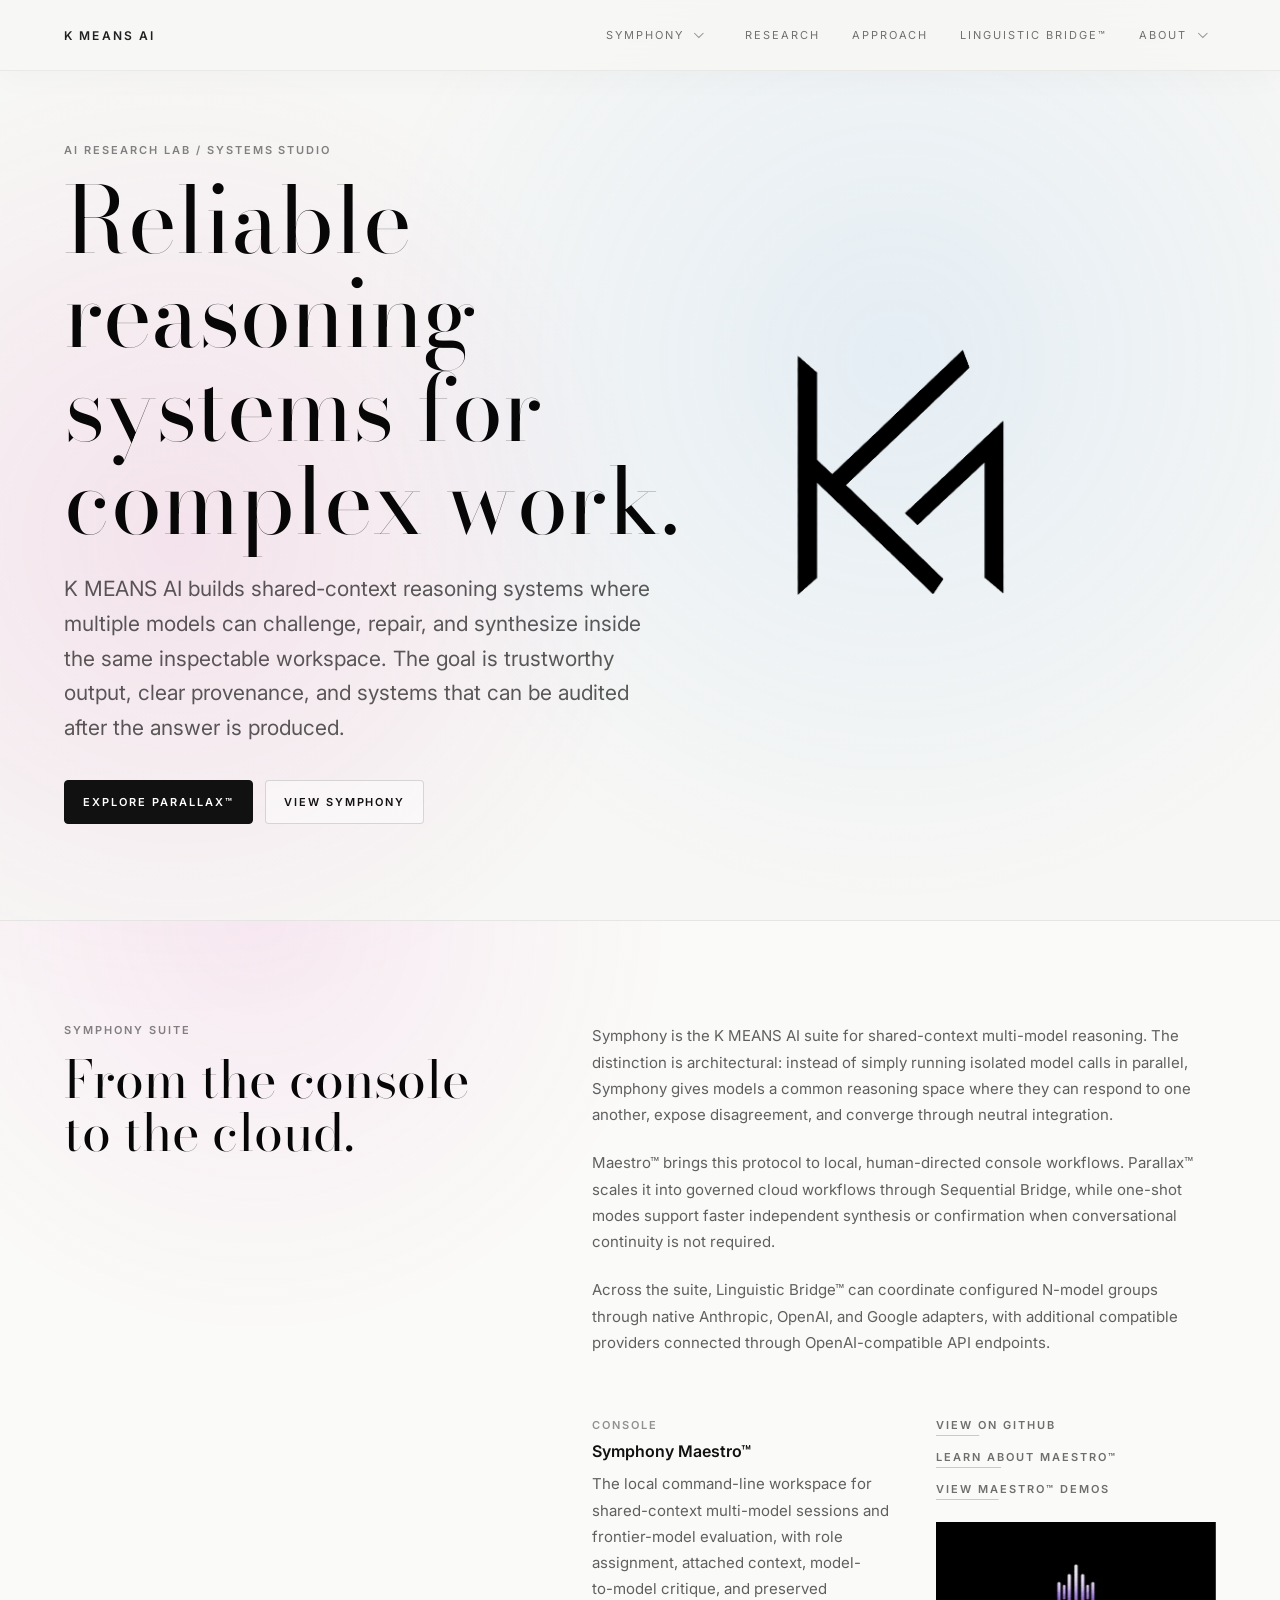
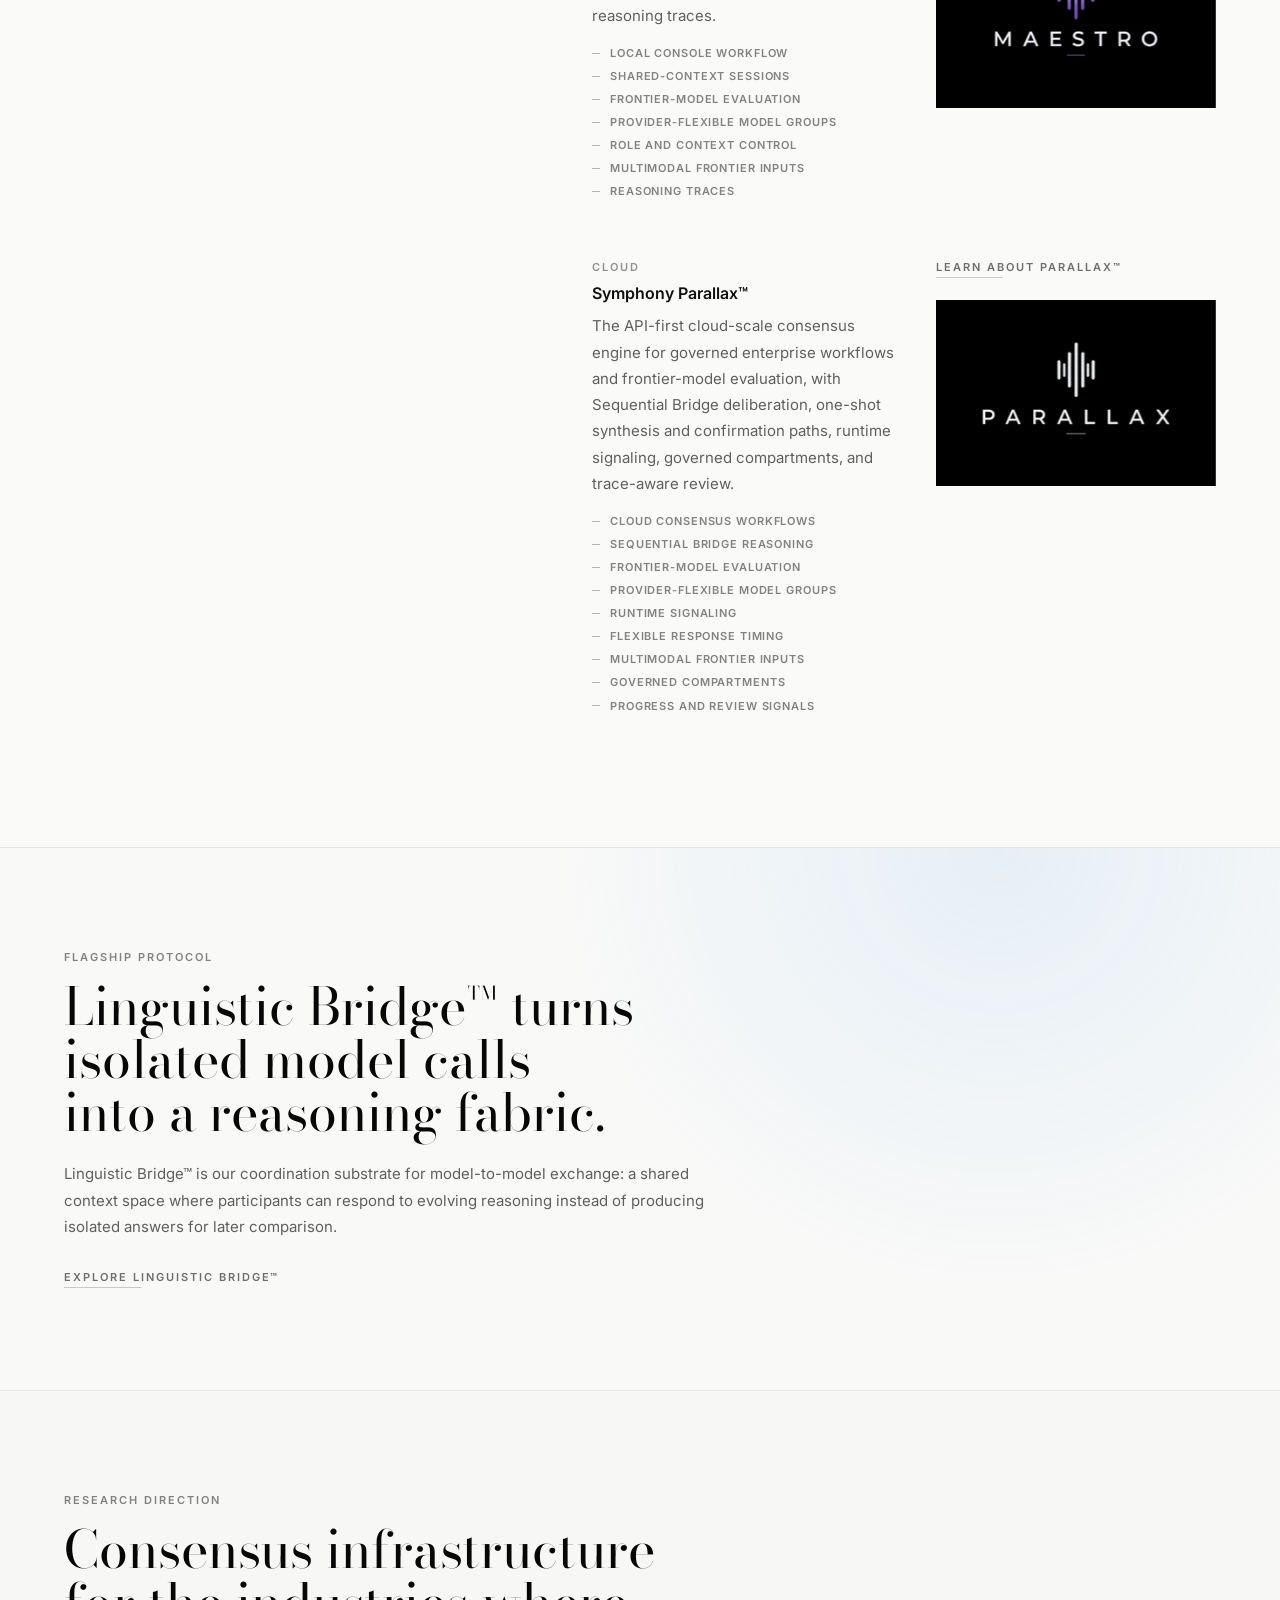
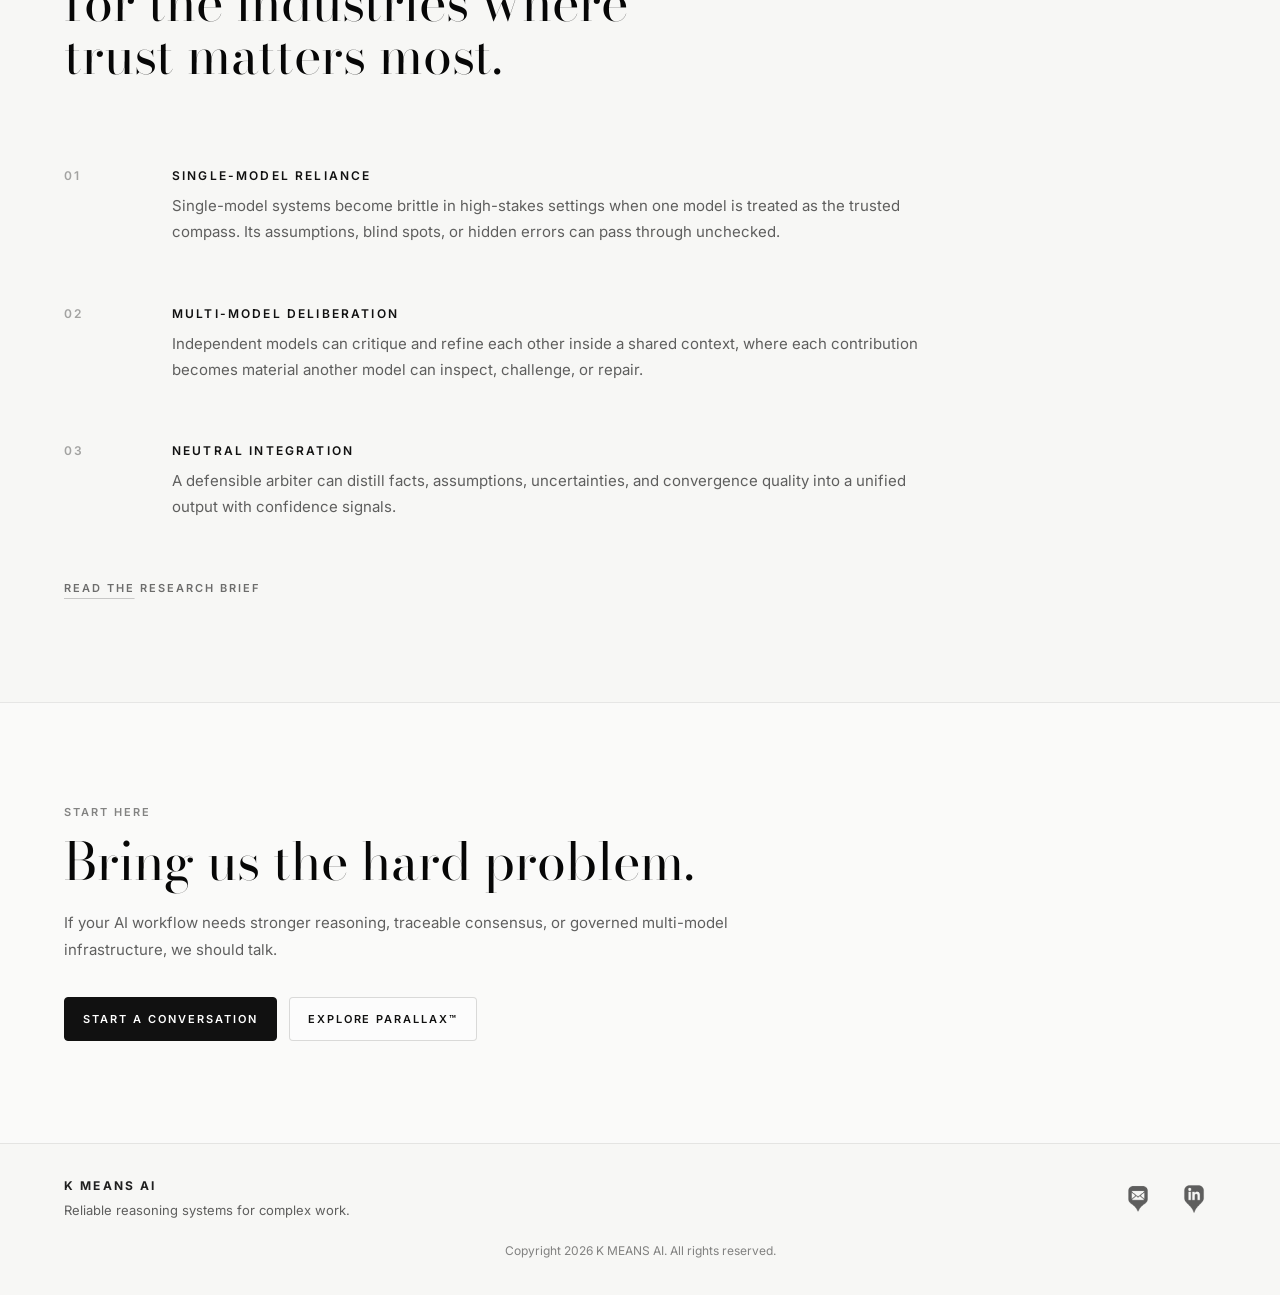
<file: index.html>
<!DOCTYPE html>
<html lang="en">

<head>
  <meta charset="UTF-8" />
  <meta name="viewport" content="width=device-width, initial-scale=1.0" />
  <meta name="referrer" content="strict-origin-when-cross-origin" />
  <title>K MEANS AI | Consensus Infrastructure for AI Systems</title>
  <meta
    name="description"
    content="K MEANS AI is an AI research and development lab building shared-context multi-model reasoning systems, consensus infrastructure, and verifiable AI workflows."
  />
  <meta name="theme-color" content="#f7f7f5" />
  <link rel="canonical" href="https://kmeans.ai/" />
  <link rel="icon" type="image/png" href="/assets/images/kmeans-mark.png" />
  <link rel="apple-touch-icon" href="/assets/images/kmeans-mark.png" />
  <meta property="og:type" content="website" />
  <meta property="og:site_name" content="K MEANS AI" />
  <meta property="og:title" content="K MEANS AI | Consensus Infrastructure for AI Systems" />
  <meta property="og:description" content="Shared-context multi-model reasoning systems, consensus infrastructure, and verifiable AI workflows." />
  <meta property="og:url" content="https://kmeans.ai/" />
  <meta property="og:image" content="https://kmeans.ai/assets/images/kmeans-social-card.png" />
  <meta property="og:image:width" content="1200" />
  <meta property="og:image:height" content="630" />
  <meta property="og:image:alt" content="K MEANS AI. Reliable reasoning systems for complex work." />
  <meta name="twitter:card" content="summary_large_image" />
  <meta name="twitter:image" content="https://kmeans.ai/assets/images/kmeans-social-card.png" />
  <meta name="twitter:image:alt" content="K MEANS AI. Reliable reasoning systems for complex work." />
  <script type="application/ld+json">
    {
      "@context": "https://schema.org",
      "@graph": [
        {
          "@type": "Organization",
          "@id": "https://kmeans.ai/#organization",
          "name": "K MEANS AI",
          "url": "https://kmeans.ai/",
          "logo": "https://kmeans.ai/assets/images/kmeans-mark.png",
          "email": "labs@kmeans.ai",
          "sameAs": ["https://www.linkedin.com/company/kmeansai"]
        },
        {
          "@type": "WebSite",
          "@id": "https://kmeans.ai/#website",
          "url": "https://kmeans.ai/",
          "name": "K MEANS AI",
          "publisher": { "@id": "https://kmeans.ai/#organization" }
        },
        {
          "@type": "SoftwareApplication",
          "@id": "https://kmeans.ai/parallax.html#software",
          "name": "Symphony Parallax",
          "url": "https://kmeans.ai/parallax.html",
          "applicationCategory": "BusinessApplication",
          "operatingSystem": "Cloud",
          "description": "An API-first cloud-scale consensus engine for governed multi-model reasoning, frontier-model evaluation, shared-context deliberation, and traceable workflows.",
          "publisher": { "@id": "https://kmeans.ai/#organization" }
        },
        {
          "@type": "SoftwareApplication",
          "@id": "https://kmeans.ai/maestro.html#software",
          "name": "Symphony Maestro",
          "url": "https://kmeans.ai/maestro.html",
          "applicationCategory": "DeveloperApplication",
          "operatingSystem": "macOS, Windows, Linux",
          "description": "A local command-line workspace for provider-flexible, human-directed shared-context multi-model reasoning.",
          "publisher": { "@id": "https://kmeans.ai/#organization" }
        },
        {
          "@type": "SoftwareApplication",
          "@id": "https://kmeans.ai/linguistic-bridge.html#software",
          "name": "Linguistic Bridge",
          "url": "https://kmeans.ai/linguistic-bridge.html",
          "applicationCategory": "DeveloperApplication",
          "operatingSystem": "Cloud, macOS, Windows, Linux",
          "description": "A shared-context orchestration protocol that coordinates N-model reasoning across native and OpenAI-compatible provider integrations.",
          "publisher": { "@id": "https://kmeans.ai/#organization" }
        }
      ]
    }
  </script>
  <script async src="https://www.googletagmanager.com/gtag/js?id=G-HVW5RY02RQ"></script>
  <script>
    window.dataLayer = window.dataLayer || [];
    function gtag(){dataLayer.push(arguments);}
    gtag('js', new Date());
    gtag('config', 'G-HVW5RY02RQ');
  </script>
  <link rel="preconnect" href="https://fonts.googleapis.com" />
  <link rel="preconnect" href="https://fonts.gstatic.com" crossorigin />
  <link href="https://fonts.googleapis.com/css2?family=Bodoni+Moda:wght@400&amp;family=Inter:wght@400;500;600&amp;display=swap"
    rel="stylesheet">
  <link rel="stylesheet" href="assets/css/site.css?v=polish-2" />
  <link rel="stylesheet" href="assets/css/home.css?v=suite-features-1" />
  <script defer src="assets/js/site-motion.js?v=polish-2"></script>
</head>

<body>
  <a class="skip-link" href="#main-content">Skip to content</a>
  <header class="site-header">
    <a class="brand-mark" href="index.html">K MEANS AI</a>
    <nav class="site-nav" aria-label="Primary navigation">
      <div class="nav-dropdown" data-menu="symphony">
        <a class="nav-dropdown-link" href="#symphony"><span>Symphony</span></a>
        <div class="nav-menu">
          <a href="maestro.html">Maestro™ Console</a>
          <a href="parallax.html">Parallax™ Cloud + Studio</a>
        </div>
      </div>
      <a href="research.html">Research</a>
      <a href="approach.html">Approach</a>
      <a href="linguistic-bridge.html">Linguistic Bridge™</a>
      <div class="nav-dropdown" data-menu="about">
        <a class="nav-dropdown-link" href="about.html"><span>About</span></a>
        <div class="nav-menu">
          <a href="mailto:labs@kmeans.ai">E-mail</a>
          <a href="https://www.linkedin.com/company/kmeansai" target="_blank" rel="noopener noreferrer">LinkedIn</a>
        </div>
      </div>
    </nav>
  </header>

  <main id="main-content" tabindex="-1">
    <section class="hero" aria-labelledby="hero-title">
      <div class="hero-copy">
        <p class="eyebrow">AI Research Lab / Systems Studio</p>
        <h1 id="hero-title">Reliable reasoning systems for complex work.</h1>
        <p class="hero-summary">
          K MEANS AI builds shared-context reasoning systems where multiple models can challenge, repair, and
          synthesize inside the same inspectable workspace. The goal is trustworthy output, clear provenance, and
          systems that can be audited after the answer is produced.
        </p>
        <div class="hero-actions" aria-label="Primary actions">
          <a class="button primary" href="parallax.html">Explore Parallax™</a>
          <a class="button secondary" href="#symphony">View Symphony</a>
        </div>
      </div>

      <div class="hero-visual" aria-hidden="true">
        <img class="hero-logo" src="assets/images/kmeans-mark.png" width="481" height="560" alt="" decoding="async" fetchpriority="high" />
      </div>
    </section>

    <section class="section product-section" id="symphony" aria-labelledby="symphony-title">
      <div class="product-layout">
        <div>
          <p class="eyebrow">Symphony Suite</p>
          <h2 id="symphony-title">From the console to the cloud.</h2>
        </div>
        <div class="product-copy">
          <p>
            Symphony is the K MEANS AI suite for shared-context multi-model reasoning. The distinction is architectural:
            instead of simply running isolated model calls in parallel, Symphony gives models a common reasoning space
            where they can respond to one another, expose disagreement, and converge through neutral integration.
          </p>
          <p>
            Maestro™ brings this protocol to local, human-directed console workflows. Parallax™ scales it into governed cloud
            workflows through Sequential Bridge, while one-shot modes support faster independent synthesis or confirmation
            when conversational continuity is not required.
          </p>
          <p>
            Across the suite, Linguistic Bridge™ can coordinate configured N-model groups through native Anthropic, OpenAI,
            and Google adapters, with additional compatible providers connected through OpenAI-compatible API endpoints.
          </p>
          <div class="suite-list" aria-label="Symphony products">
            <article class="suite-item suite-item-with-preview">
              <div>
                <p class="suite-kicker">Console</p>
                <h3>Symphony Maestro™</h3>
                <p>
                  The local command-line workspace for shared-context multi-model sessions and frontier-model evaluation,
                  with role assignment, attached context, model-to-model critique, and preserved reasoning traces.
                </p>
                <ul class="suite-feature-list" aria-label="Maestro™ capabilities">
                  <li>Local console workflow</li>
                  <li>Shared-context sessions</li>
                  <li>Frontier-model evaluation</li>
                  <li>Provider-flexible model groups</li>
                  <li>Role and context control</li>
                  <li>Multimodal frontier inputs</li>
                  <li>Reasoning traces</li>
                </ul>
              </div>
              <div class="section-actions suite-actions-with-preview" aria-label="Maestro™ links">
                <a
                  class="text-link section-link"
                  href="https://github.com/pretlow-stevenson/K.Means.Maestro.Releases"
                  target="_blank"
                  rel="noopener noreferrer"
                >View on GitHub</a>
                <a class="text-link section-link" href="maestro.html">Learn about Maestro™</a>
                <a class="text-link section-link" href="linguistic-bridge.html#demos">View Maestro™ demos</a>
                <a class="suite-preview" href="maestro.html" aria-label="View Symphony Maestro™ recorded examples">
                  <picture>
                    <source type="image/webp" srcset="assets/images/maestro-light-preview-320.webp 320w, assets/images/maestro-light-preview-640.webp 640w" sizes="(max-width: 560px) 280px, 300px" />
                    <img
                      src="assets/images/maestro-light-preview.png"
                      width="640"
                      height="426"
                      alt="Symphony Maestro™ terminal workspace showing multi-model reasoning output"
                      loading="lazy"
                      decoding="async"
                    />
                  </picture>
                </a>
              </div>
            </article>

            <article class="suite-item suite-item-with-preview">
              <div>
                <p class="suite-kicker">Cloud</p>
                <h3>Symphony Parallax™</h3>
                <p>
                  The API-first cloud-scale consensus engine for governed enterprise workflows and frontier-model
                  evaluation, with Sequential Bridge deliberation, one-shot synthesis and confirmation paths, runtime
                  signaling, governed compartments, and trace-aware review.
                </p>
                <ul class="suite-feature-list" aria-label="Parallax™ capabilities">
                  <li>Cloud consensus workflows</li>
                  <li>Sequential Bridge reasoning</li>
                  <li>Frontier-model evaluation</li>
                  <li>Provider-flexible model groups</li>
                  <li>Runtime signaling</li>
                  <li>Flexible response timing</li>
                  <li>Multimodal frontier inputs</li>
                  <li>Governed compartments</li>
                  <li>Progress and review signals</li>
                </ul>
              </div>
              <div class="section-actions suite-actions-with-preview" aria-label="Parallax™ links">
                <a class="text-link section-link" href="parallax.html">Learn about Parallax™</a>
                <a class="suite-preview" href="parallax.html" aria-label="Learn about Parallax™">
                  <picture>
                    <source type="image/webp" srcset="assets/images/parallax-preview-320.webp 320w, assets/images/parallax-preview-640.webp 640w" sizes="(max-width: 560px) 280px, 300px" />
                    <img
                      src="assets/images/parallax-preview.png"
                      width="640"
                      height="426"
                      alt="Parallax™ product mark on a dark field"
                      loading="lazy"
                      decoding="async"
                    />
                  </picture>
                </a>
              </div>
            </article>
          </div>
        </div>
      </div>
    </section>

    <section class="section bridge-band" aria-labelledby="bridge-title">
      <div class="section-heading">
        <p class="eyebrow">Flagship Protocol</p>
        <h2 id="bridge-title">Linguistic Bridge™ turns isolated model calls into a reasoning fabric.</h2>
        <p>
          Linguistic Bridge™ is our coordination substrate for model-to-model exchange: a shared context space where
          participants can respond to evolving reasoning instead of producing isolated answers for later comparison.
        </p>
      </div>
      <a class="text-link section-link" href="linguistic-bridge.html">Explore Linguistic Bridge™</a>
    </section>

    <section class="section" aria-labelledby="research-title">
      <div class="section-heading">
        <p class="eyebrow">Research Direction</p>
        <h2 id="research-title">Consensus infrastructure for the industries where trust matters most.</h2>
      </div>
      <div class="capability-list">
        <article class="capability-item">
          <span>01</span>
          <div>
            <h3>Single-model reliance</h3>
            <p>Single-model systems become brittle in high-stakes settings when one model is treated as the trusted compass. Its assumptions, blind spots, or hidden errors can pass through unchecked.</p>
          </div>
        </article>
        <article class="capability-item">
          <span>02</span>
          <div>
            <h3>Multi-model deliberation</h3>
            <p>Independent models can critique and refine each other inside a shared context, where each contribution becomes material another model can inspect, challenge, or repair.</p>
          </div>
        </article>
        <article class="capability-item">
          <span>03</span>
          <div>
            <h3>Neutral integration</h3>
            <p>A defensible arbiter can distill facts, assumptions, uncertainties, and convergence quality into a unified output with confidence signals.</p>
          </div>
        </article>
      </div>
      <a class="text-link section-link" href="research.html">Read the research brief</a>
    </section>

    <section class="section home-cta" aria-labelledby="home-cta-title">
      <div>
        <p class="eyebrow">Start Here</p>
        <h2 id="home-cta-title">Bring us the hard problem.</h2>
        <p>
          If your AI workflow needs stronger reasoning, traceable consensus, or governed multi-model infrastructure,
          we should talk.
        </p>
        <div class="hero-actions" aria-label="Contact and product links">
          <a class="button primary" href="about.html">Start a conversation</a>
          <a class="button secondary" href="parallax.html">Explore Parallax™</a>
        </div>
      </div>
    </section>
  </main>

  <footer class="site-footer">
    <div>
      <strong>K MEANS AI</strong>
      <p>Reliable reasoning systems for complex work.</p>
    </div>
    <div class="footer-links">
      <a class="footer-image-link" href="mailto:labs@kmeans.ai" aria-label="E-mail K MEANS AI">
        <img src="assets/images/km-emailus.png" width="256" height="384" alt="" loading="lazy" decoding="async" />
        <span class="visually-hidden">E-mail</span>
      </a>
      <a class="footer-image-link" href="https://www.linkedin.com/company/kmeansai" target="_blank" rel="noopener noreferrer" aria-label="K MEANS AI on LinkedIn">
        <img src="assets/images/km-linkedin.png" width="256" height="384" alt="" loading="lazy" decoding="async" />
        <span class="visually-hidden">LinkedIn</span>
      </a>
    </div>
    <p class="footer-copyright">Copyright 2026 K MEANS AI. All rights reserved.</p>
  </footer>
</body>

</html>
</file>
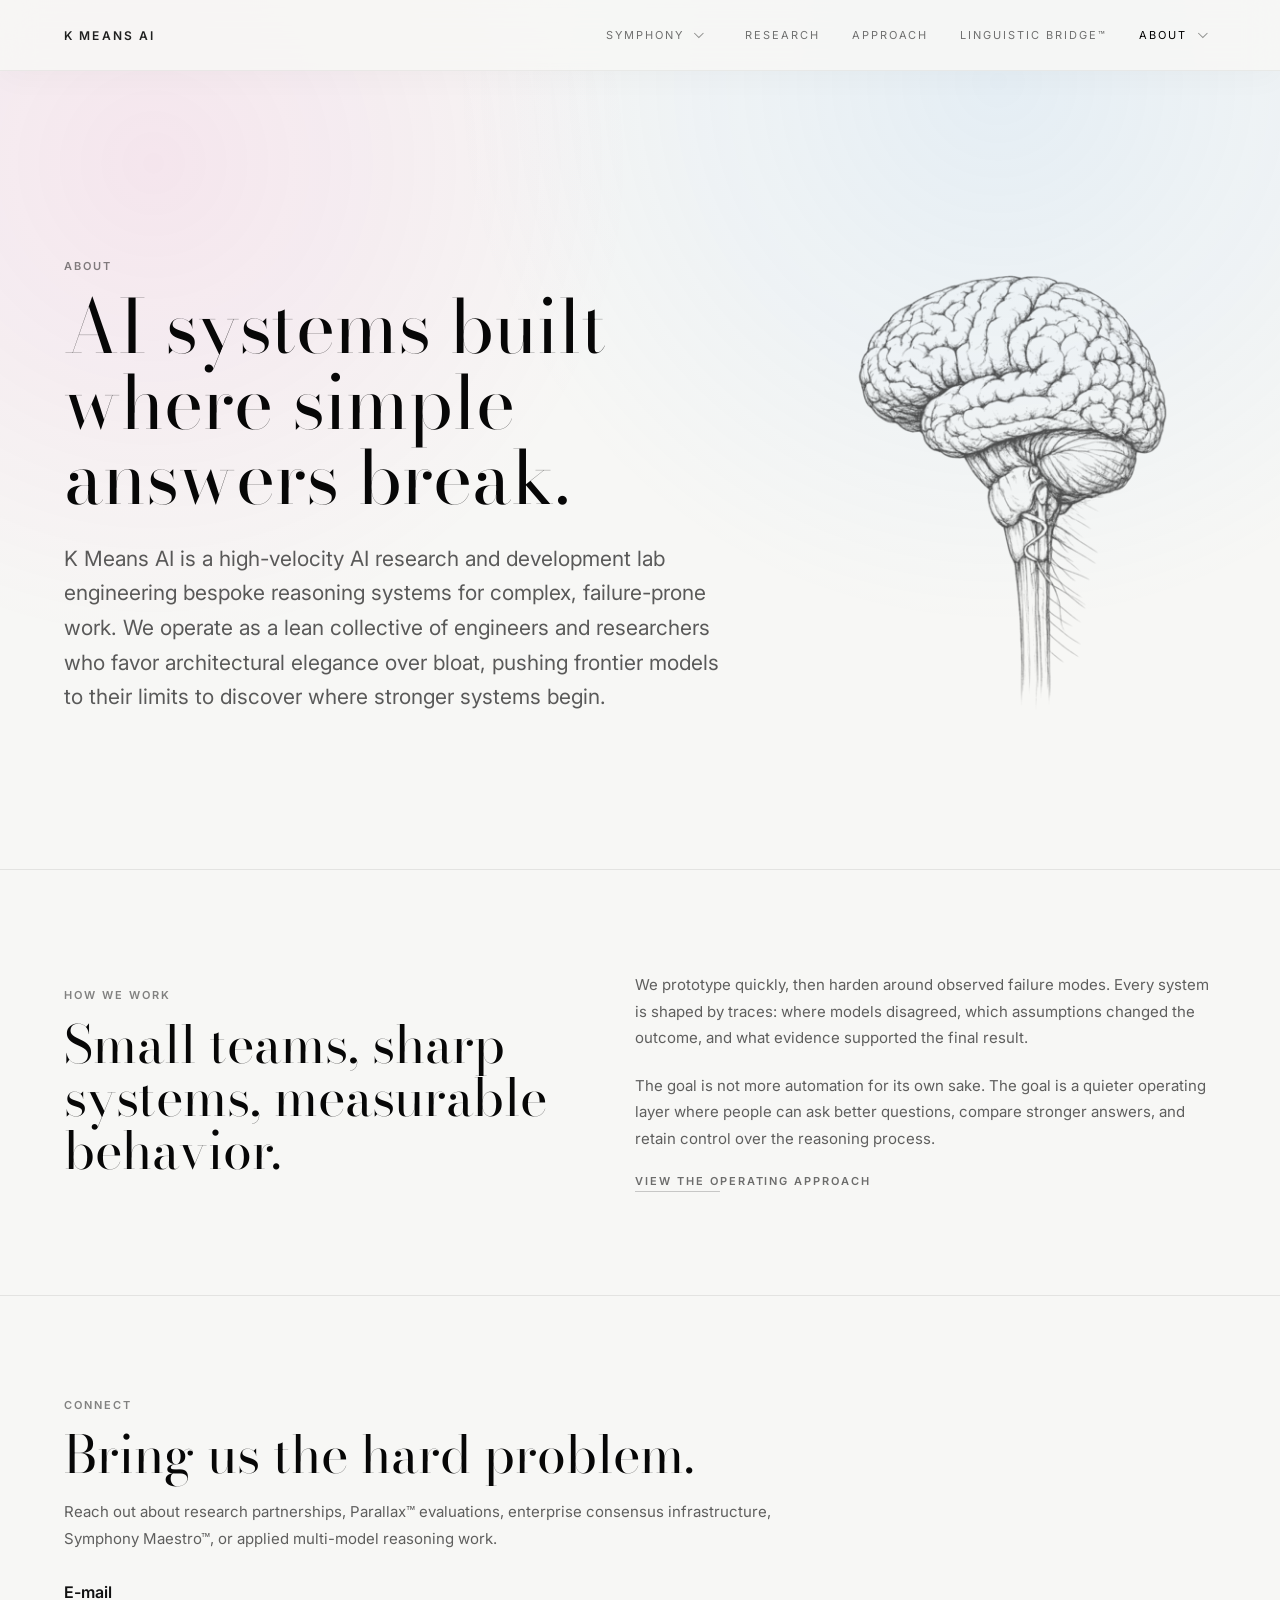
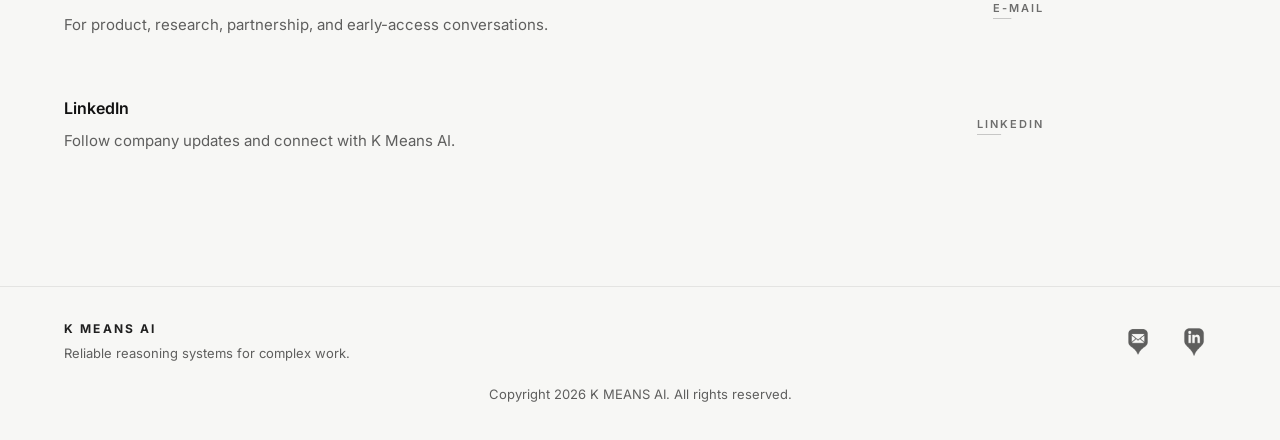
<file: about.html>
<!DOCTYPE html>
<html lang="en">

<head>
  <meta charset="UTF-8" />
  <meta name="viewport" content="width=device-width, initial-scale=1.0" />
  <meta name="referrer" content="strict-origin-when-cross-origin" />
  <title>About | K MEANS AI</title>
  <meta
    name="description"
    content="About K MEANS AI, a high-velocity AI research and development lab engineering bespoke solutions for challenges that resist the obvious."
  />
  <meta name="theme-color" content="#f7f7f5" />
  <link rel="canonical" href="https://kmeans.ai/about.html" />
  <link rel="icon" type="image/png" href="/assets/images/kmeans-mark.png" />
  <link rel="apple-touch-icon" href="/assets/images/kmeans-mark.png" />
  <meta property="og:type" content="website" />
  <meta property="og:site_name" content="K MEANS AI" />
  <meta property="og:title" content="About | K MEANS AI" />
  <meta property="og:description" content="A high-velocity AI research and development lab engineering bespoke solutions for challenges that resist the obvious." />
  <meta property="og:url" content="https://kmeans.ai/about.html" />
  <meta property="og:image" content="https://kmeans.ai/assets/images/kmeans-social-card.png" />
  <meta property="og:image:width" content="1200" />
  <meta property="og:image:height" content="630" />
  <meta property="og:image:alt" content="K MEANS AI. Reliable reasoning systems for complex work." />
  <meta name="twitter:card" content="summary_large_image" />
  <meta name="twitter:image" content="https://kmeans.ai/assets/images/kmeans-social-card.png" />
  <meta name="twitter:image:alt" content="K MEANS AI. Reliable reasoning systems for complex work." />
  <script async src="https://www.googletagmanager.com/gtag/js?id=G-HVW5RY02RQ"></script>
  <script>
    window.dataLayer = window.dataLayer || [];
    function gtag(){dataLayer.push(arguments);}
    gtag('js', new Date());
    gtag('config', 'G-HVW5RY02RQ');
  </script>
  <link rel="preconnect" href="https://fonts.googleapis.com" />
  <link rel="preconnect" href="https://fonts.gstatic.com" crossorigin />
  <link href="https://fonts.googleapis.com/css2?family=Bodoni+Moda:wght@400&amp;family=Inter:wght@400;500;600&amp;display=swap" rel="stylesheet">
  <link rel="stylesheet" href="assets/css/site.css?v=polish-2" />
  <link rel="stylesheet" href="assets/css/pages.css?v=polish-2" />
  <script defer src="assets/js/site-motion.js?v=polish-2"></script>
</head>

<body>
  <a class="skip-link" href="#main-content">Skip to content</a>
  <header class="site-header">
    <a class="brand-mark" href="index.html">K MEANS AI</a>
    <nav class="site-nav" aria-label="Primary navigation">
      <div class="nav-dropdown" data-menu="symphony">
        <a class="nav-dropdown-link" href="index.html#symphony"><span>Symphony</span></a>
        <div class="nav-menu">
          <a href="maestro.html">Maestro™ Console</a>
          <a href="parallax.html">Parallax™ Cloud + Studio</a>
        </div>
      </div>
      <a href="research.html">Research</a>
      <a href="approach.html">Approach</a>
      <a href="linguistic-bridge.html">Linguistic Bridge™</a>
      <div class="nav-dropdown" data-menu="about">
        <a class="nav-dropdown-link" href="about.html" aria-current="page"><span>About</span></a>
        <div class="nav-menu">
          <a href="mailto:labs@kmeans.ai">E-mail</a>
          <a href="https://www.linkedin.com/company/kmeansai" target="_blank" rel="noopener noreferrer">LinkedIn</a>
        </div>
      </div>
    </nav>
  </header>

  <main id="main-content" tabindex="-1">
    <section class="page-hero page-hero-with-art page-hero-about" aria-labelledby="about-title">
      <div class="page-hero-copy">
        <p class="eyebrow">About</p>
        <h1 id="about-title">AI systems built where simple answers break.</h1>
        <p>
          K Means AI is a high-velocity AI research and development lab engineering bespoke reasoning systems for complex, failure-prone work. We operate as a lean collective of engineers and researchers who favor architectural elegance over bloat, pushing frontier models to their limits to discover where stronger systems begin.
        </p>
      </div>
      <div class="page-hero-art hero-art-about" aria-hidden="true">
        <picture>
          <source type="image/webp" srcset="assets/images/about-brain-stem-sketch-390.webp 390w, assets/images/about-brain-stem-sketch-780.webp 780w" sizes="(max-width: 560px) 220px, (max-width: 900px) 390px, 30vw" />
          <img src="assets/images/about-brain-stem-sketch.png" width="780" height="1170" alt="" decoding="async" fetchpriority="high" />
        </picture>
      </div>
    </section>

    <section class="section split-section" aria-labelledby="about-work-title">
      <div>
        <p class="eyebrow">How We Work</p>
        <h2 id="about-work-title">Small teams, sharp systems, measurable behavior.</h2>
      </div>
      <div class="text-stack">
        <p>
          We prototype quickly, then harden around observed failure modes. Every system is shaped by traces: where models
          disagreed, which assumptions changed the outcome, and what evidence supported the final result.
        </p>
        <p>
          The goal is not more automation for its own sake. The goal is a quieter operating layer where people can ask
          better questions, compare stronger answers, and retain control over the reasoning process.
        </p>
        <a class="text-link section-link" href="approach.html">View the operating approach</a>
      </div>
    </section>

    <section class="section" aria-labelledby="contact-title">
      <p class="eyebrow">Connect</p>
      <h2 id="contact-title">Bring us the hard problem.</h2>
      <p class="section-intro">
        Reach out about research partnerships, Parallax™ evaluations, enterprise consensus infrastructure,
        Symphony Maestro™, or applied multi-model reasoning work.
      </p>

      <div class="contact-list">
        <article class="contact-item">
          <div>
            <h3>E-mail</h3>
            <p>
              For product, research, partnership, and early-access conversations.
            </p>
          </div>
          <a class="text-link" href="mailto:labs@kmeans.ai">E-mail</a>
        </article>

        <article class="contact-item">
          <div>
            <h3>LinkedIn</h3>
            <p>
              Follow company updates and connect with K Means AI.
            </p>
          </div>
          <a
            class="text-link"
            href="https://www.linkedin.com/company/kmeansai"
            target="_blank"
            rel="noopener noreferrer"
          >LinkedIn</a>
        </article>
      </div>
    </section>
  </main>

  <footer class="site-footer">
    <div>
      <strong>K MEANS AI</strong>
      <p>Reliable reasoning systems for complex work.</p>
    </div>
    <div class="footer-links">
      <a class="footer-image-link" href="mailto:labs@kmeans.ai" aria-label="E-mail K MEANS AI">
        <img src="assets/images/km-emailus.png" width="256" height="384" alt="" loading="lazy" decoding="async" />
        <span class="visually-hidden">E-mail</span>
      </a>
      <a class="footer-image-link" href="https://www.linkedin.com/company/kmeansai" target="_blank" rel="noopener noreferrer" aria-label="K MEANS AI on LinkedIn">
        <img src="assets/images/km-linkedin.png" width="256" height="384" alt="" loading="lazy" decoding="async" />
        <span class="visually-hidden">LinkedIn</span>
      </a>
    </div>
    <p class="footer-copyright">Copyright 2026 K MEANS AI. All rights reserved.</p>
  </footer>
</body>

</html>
</file>
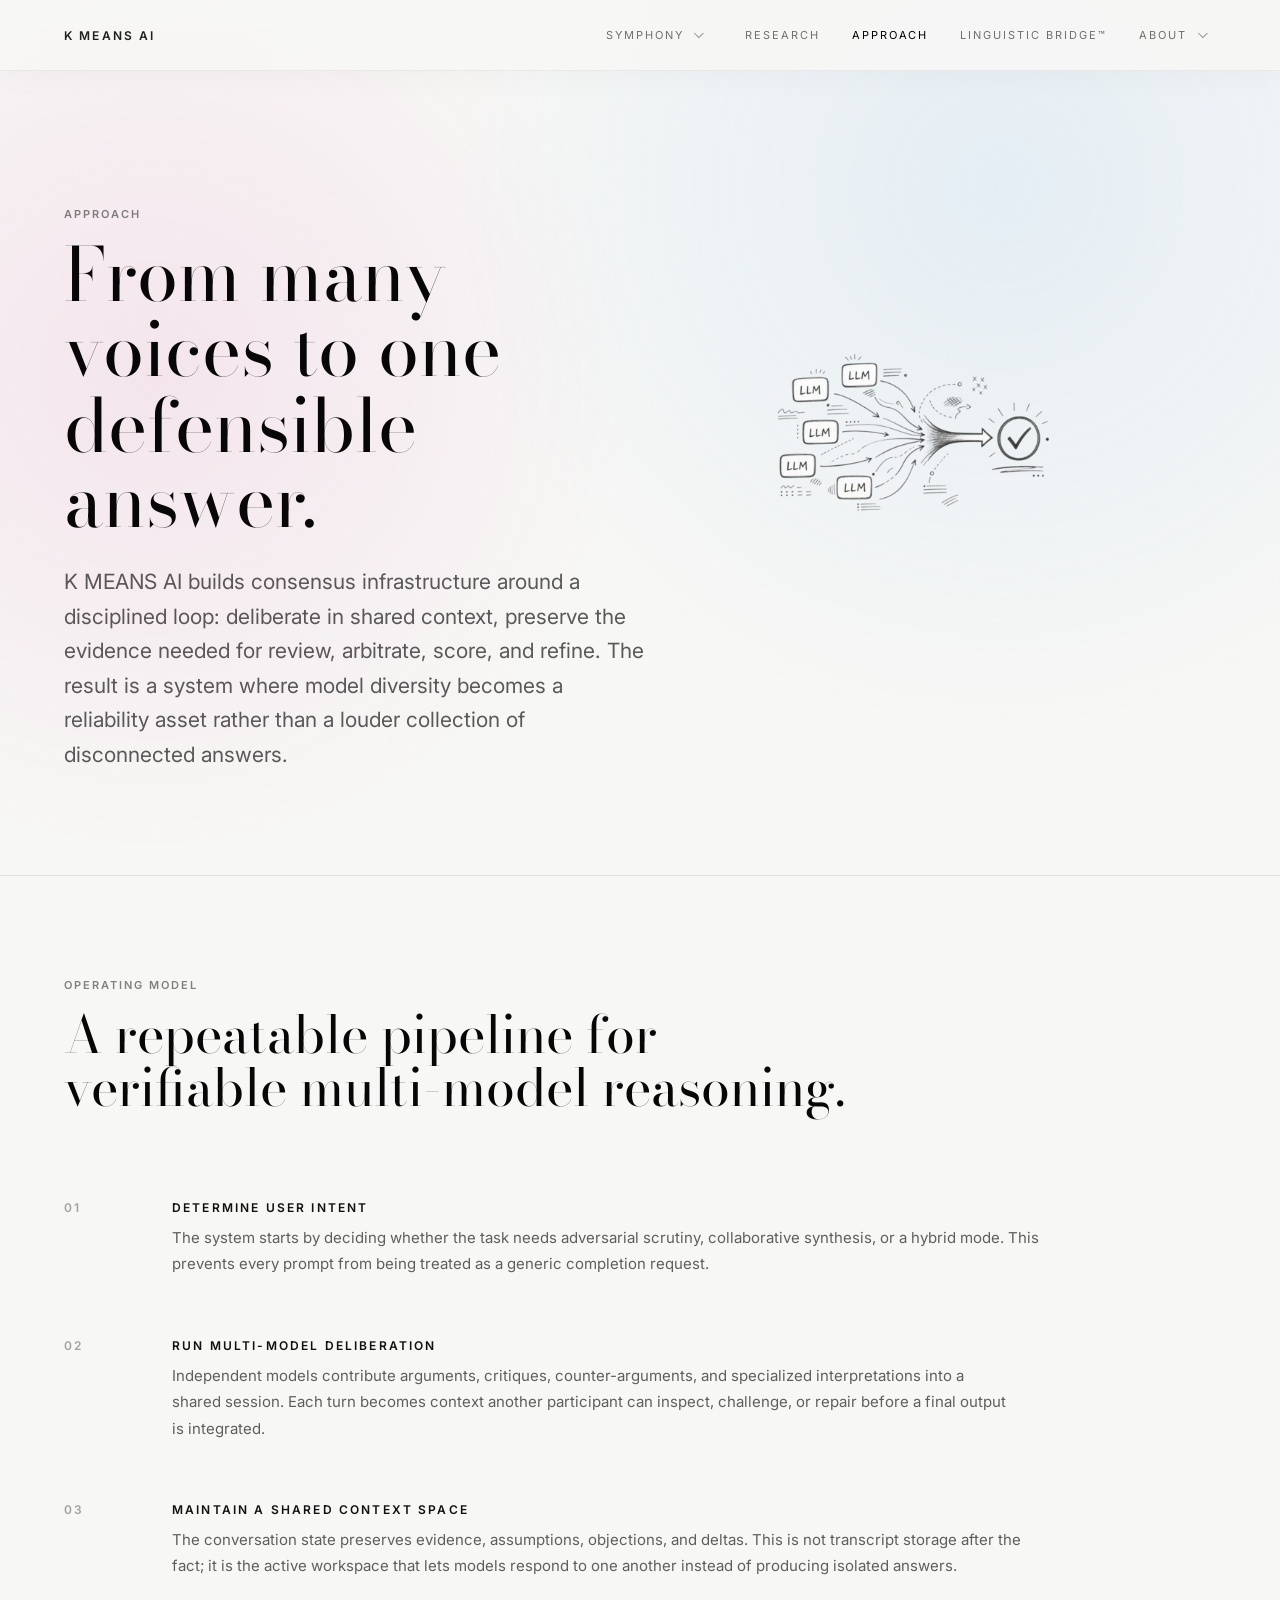
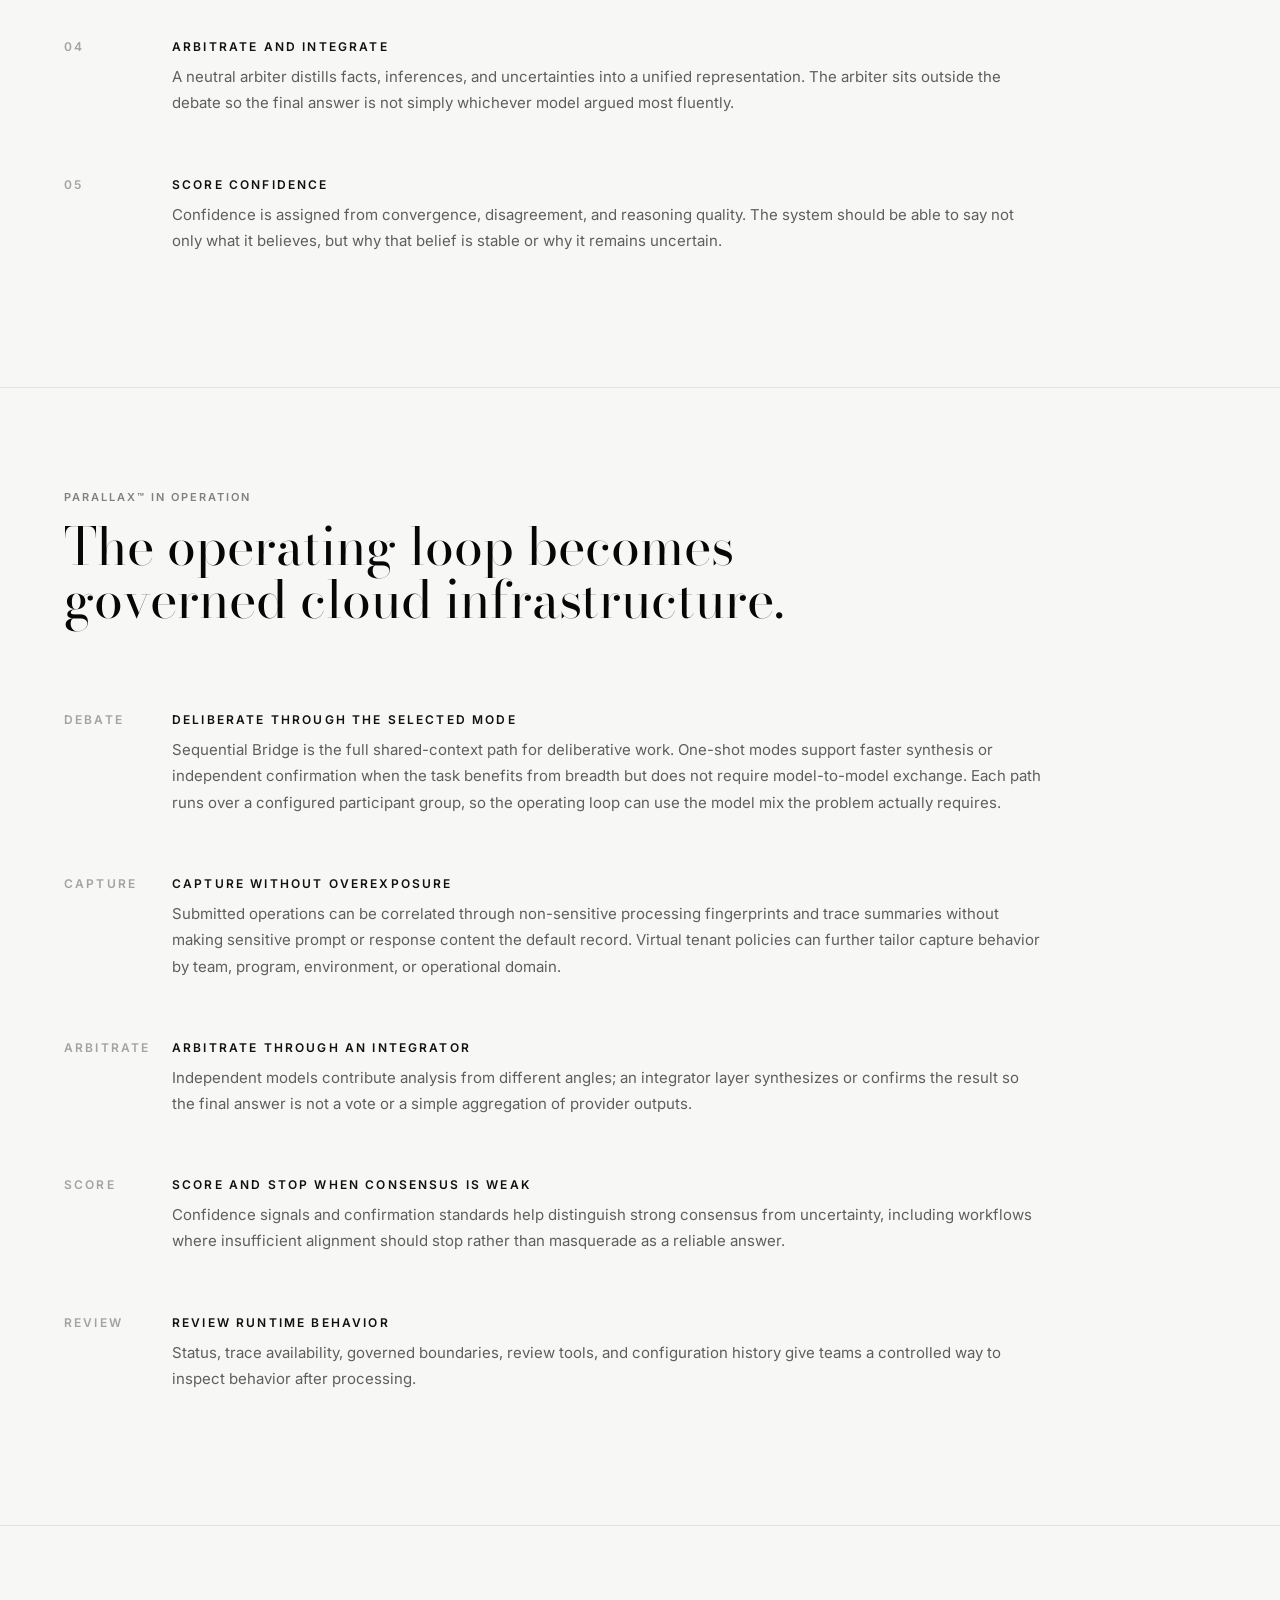
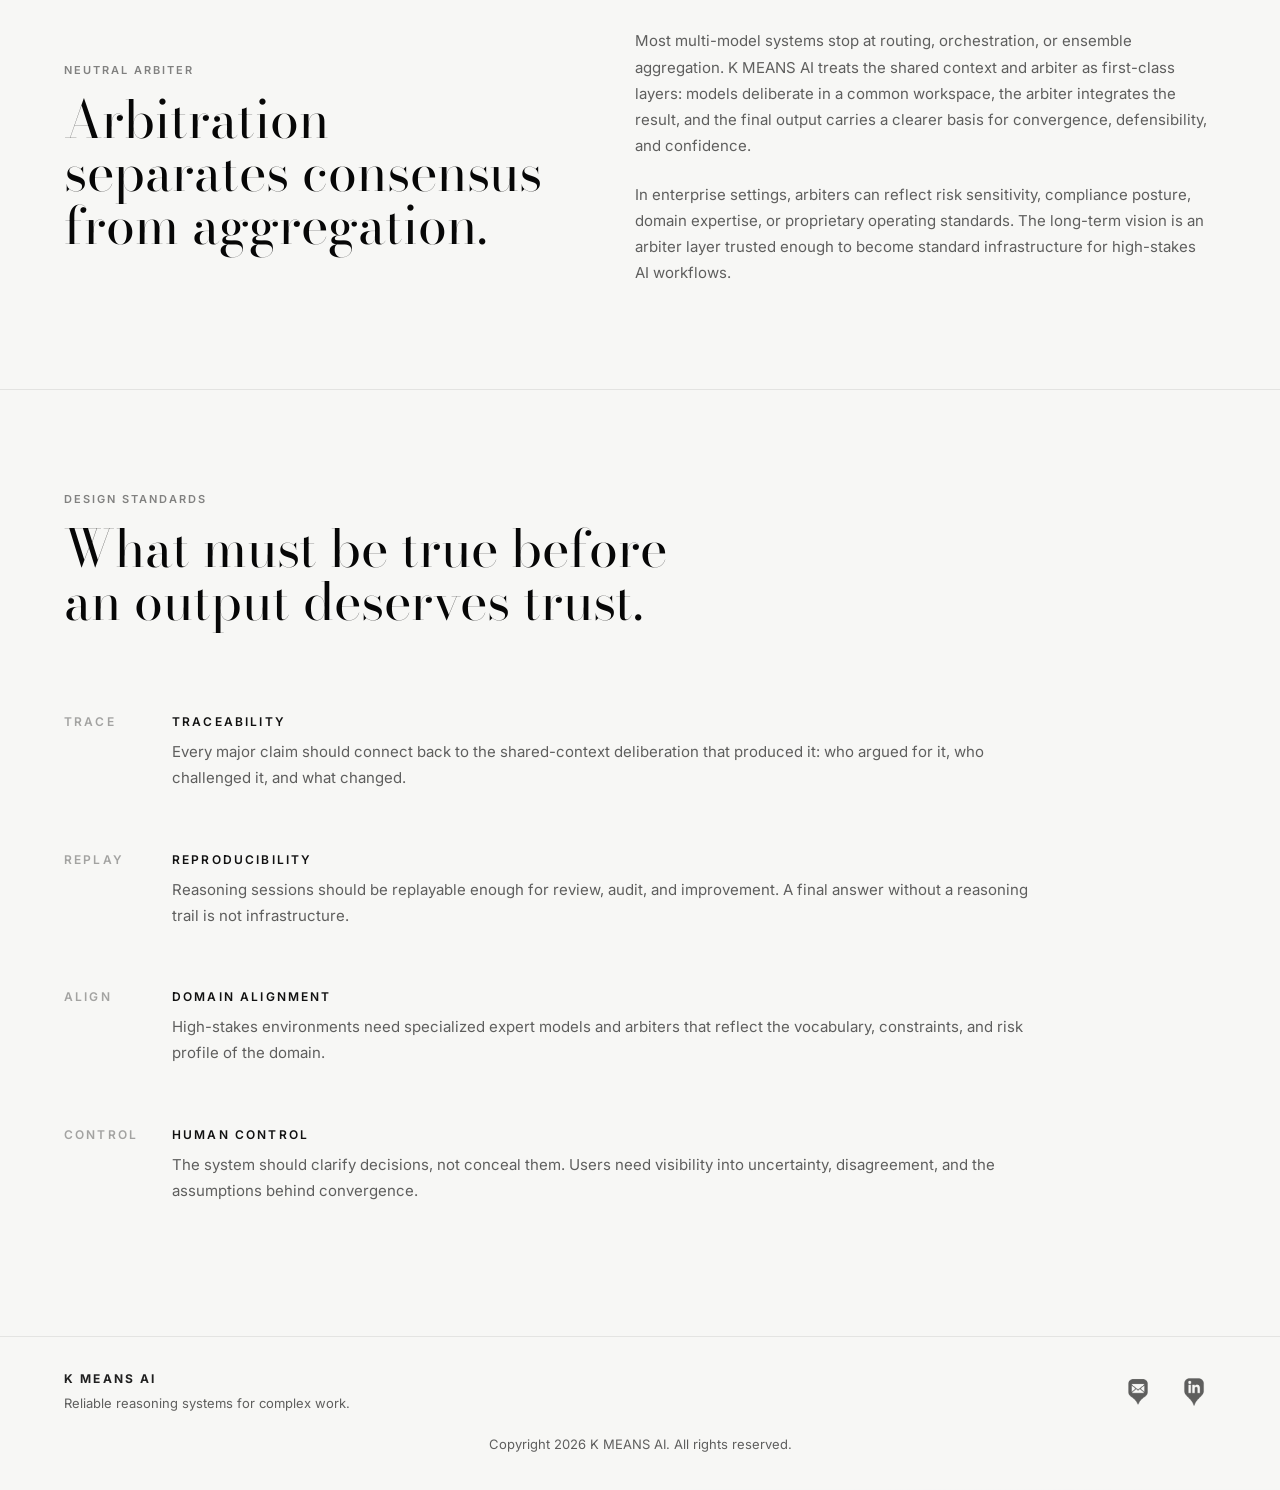
<file: approach.html>
<!DOCTYPE html>
<html lang="en">

<head>
  <meta charset="UTF-8" />
  <meta name="viewport" content="width=device-width, initial-scale=1.0" />
  <meta name="referrer" content="strict-origin-when-cross-origin" />
  <title>Approach | Verifiable AI Consensus | K MEANS AI</title>
  <meta
    name="description"
    content="K MEANS AI approach to building verifiable multi-model reasoning systems, neutral arbiters, shared reasoning context, and enterprise-grade consensus infrastructure."
  />
  <meta name="theme-color" content="#f7f7f5" />
  <link rel="canonical" href="https://kmeans.ai/approach.html" />
  <link rel="icon" type="image/png" href="/assets/images/kmeans-mark.png" />
  <link rel="apple-touch-icon" href="/assets/images/kmeans-mark.png" />
  <meta property="og:type" content="website" />
  <meta property="og:site_name" content="K MEANS AI" />
  <meta property="og:title" content="Approach | Verifiable AI Consensus | K MEANS AI" />
  <meta property="og:description" content="A disciplined approach to verifiable multi-model reasoning, neutral arbitration, and shared reasoning context." />
  <meta property="og:url" content="https://kmeans.ai/approach.html" />
  <meta property="og:image" content="https://kmeans.ai/assets/images/kmeans-social-card.png" />
  <meta property="og:image:width" content="1200" />
  <meta property="og:image:height" content="630" />
  <meta property="og:image:alt" content="K MEANS AI. Reliable reasoning systems for complex work." />
  <meta name="twitter:card" content="summary_large_image" />
  <meta name="twitter:image" content="https://kmeans.ai/assets/images/kmeans-social-card.png" />
  <meta name="twitter:image:alt" content="K MEANS AI. Reliable reasoning systems for complex work." />
  <script async src="https://www.googletagmanager.com/gtag/js?id=G-HVW5RY02RQ"></script>
  <script>
    window.dataLayer = window.dataLayer || [];
    function gtag(){dataLayer.push(arguments);}
    gtag('js', new Date());
    gtag('config', 'G-HVW5RY02RQ');
  </script>
  <link rel="preconnect" href="https://fonts.googleapis.com" />
  <link rel="preconnect" href="https://fonts.gstatic.com" crossorigin />
  <link href="https://fonts.googleapis.com/css2?family=Bodoni+Moda:wght@400&amp;family=Inter:wght@400;500;600&amp;display=swap" rel="stylesheet">
  <link rel="stylesheet" href="assets/css/site.css?v=polish-2" />
  <link rel="stylesheet" href="assets/css/pages.css?v=polish-2" />
  <script defer src="assets/js/site-motion.js?v=polish-2"></script>
</head>

<body>
  <a class="skip-link" href="#main-content">Skip to content</a>
  <header class="site-header">
    <a class="brand-mark" href="index.html">K MEANS AI</a>
    <nav class="site-nav" aria-label="Primary navigation">
      <div class="nav-dropdown" data-menu="symphony">
        <a class="nav-dropdown-link" href="index.html#symphony"><span>Symphony</span></a>
        <div class="nav-menu">
          <a href="maestro.html">Maestro™ Console</a>
          <a href="parallax.html">Parallax™ Cloud + Studio</a>
        </div>
      </div>
      <a href="research.html">Research</a>
      <a href="approach.html" aria-current="page">Approach</a>
      <a href="linguistic-bridge.html">Linguistic Bridge™</a>
      <div class="nav-dropdown" data-menu="about">
        <a class="nav-dropdown-link" href="about.html"><span>About</span></a>
        <div class="nav-menu">
          <a href="mailto:labs@kmeans.ai">E-mail</a>
          <a href="https://www.linkedin.com/company/kmeansai" target="_blank" rel="noopener noreferrer">LinkedIn</a>
        </div>
      </div>
    </nav>
  </header>

  <main id="main-content" tabindex="-1">
    <section class="page-hero page-hero-with-art page-hero-sketch-layout" aria-labelledby="approach-title">
      <div class="page-hero-copy">
        <p class="eyebrow">Approach</p>
        <h1 id="approach-title">From many voices to one defensible answer.</h1>
        <p>
          K MEANS AI builds consensus infrastructure around a disciplined loop: deliberate in shared context, preserve the
          evidence needed for review, arbitrate, score, and refine. The result is a system where model diversity becomes a
          reliability asset rather than a louder collection of disconnected answers.
        </p>
      </div>
      <div class="page-hero-art page-hero-sketch hero-art-approach" aria-hidden="true">
        <picture>
          <source type="image/webp" srcset="assets/images/approach-convergence-hero-600.webp 600w, assets/images/approach-convergence-hero-1200.webp 1200w" sizes="(max-width: 560px) 280px, (max-width: 900px) 520px, 34vw" />
          <img src="assets/images/approach-convergence-hero.png" width="1200" height="620" alt="" decoding="async" fetchpriority="high" />
        </picture>
      </div>
    </section>

    <section class="section capability-section" aria-labelledby="operating-model-title">
      <div class="section-heading">
        <p class="eyebrow">Operating Model</p>
        <h2 id="operating-model-title">A repeatable pipeline for verifiable multi-model reasoning.</h2>
      </div>
      <div class="capability-list">
        <article class="capability-item">
          <span>01</span>
          <div>
            <h3>Determine user intent</h3>
            <p>
              The system starts by deciding whether the task needs adversarial scrutiny, collaborative synthesis, or a
              hybrid mode. This prevents every prompt from being treated as a generic completion request.
            </p>
          </div>
        </article>
        <article class="capability-item">
          <span>02</span>
          <div>
            <h3>Run multi-model deliberation</h3>
            <p>
              Independent models contribute arguments, critiques, counter-arguments, and specialized interpretations into
              a shared session. Each turn becomes context another participant can inspect, challenge, or repair before a
              final output is integrated.
            </p>
          </div>
        </article>
        <article class="capability-item">
          <span>03</span>
          <div>
            <h3>Maintain a shared context space</h3>
            <p>
              The conversation state preserves evidence, assumptions, objections, and deltas. This is not transcript
              storage after the fact; it is the active workspace that lets models respond to one another instead of
              producing isolated answers.
            </p>
          </div>
        </article>
        <article class="capability-item">
          <span>04</span>
          <div>
            <h3>Arbitrate and integrate</h3>
            <p>
              A neutral arbiter distills facts, inferences, and uncertainties into a unified representation. The arbiter
              sits outside the debate so the final answer is not simply whichever model argued most fluently.
            </p>
          </div>
        </article>
        <article class="capability-item">
          <span>05</span>
          <div>
            <h3>Score confidence</h3>
            <p>
              Confidence is assigned from convergence, disagreement, and reasoning quality. The system should be able to
              say not only what it believes, but why that belief is stable or why it remains uncertain.
            </p>
          </div>
        </article>
      </div>
    </section>

    <section class="section capability-section" aria-labelledby="parallax-operations-title">
      <div class="section-heading">
        <p class="eyebrow">Parallax™ In Operation</p>
        <h2 id="parallax-operations-title">The operating loop becomes governed cloud infrastructure.</h2>
      </div>
      <div class="capability-list">
        <article class="capability-item">
          <span>DEBATE</span>
          <div>
            <h3>Deliberate through the selected mode</h3>
            <p>
              Sequential Bridge is the full shared-context path for deliberative work. One-shot modes support faster
              synthesis or independent confirmation when the task benefits from breadth but does not require model-to-model
              exchange. Each path runs over a configured participant group, so the operating loop can use the model mix the
              problem actually requires.
            </p>
          </div>
        </article>
        <article class="capability-item">
          <span>CAPTURE</span>
          <div>
            <h3>Capture without overexposure</h3>
            <p>
              Submitted operations can be correlated through non-sensitive processing fingerprints and trace summaries without
              making sensitive prompt or response content the default record. Virtual tenant policies can further tailor capture
              behavior by team, program, environment, or operational domain.
            </p>
          </div>
        </article>
        <article class="capability-item">
          <span>ARBITRATE</span>
          <div>
            <h3>Arbitrate through an integrator</h3>
            <p>
              Independent models contribute analysis from different angles; an integrator layer synthesizes or confirms the
              result so the final answer is not a vote or a simple aggregation of provider outputs.
            </p>
          </div>
        </article>
        <article class="capability-item">
          <span>SCORE</span>
          <div>
            <h3>Score and stop when consensus is weak</h3>
            <p>
              Confidence signals and confirmation standards help distinguish strong consensus from uncertainty, including
              workflows where insufficient alignment should stop rather than masquerade as a reliable answer.
            </p>
          </div>
        </article>
        <article class="capability-item">
          <span>REVIEW</span>
          <div>
            <h3>Review runtime behavior</h3>
            <p>
              Status, trace availability, governed boundaries, review tools, and configuration history give teams a controlled
              way to inspect behavior after processing.
            </p>
          </div>
        </article>
      </div>
    </section>

    <section class="section split-section" aria-labelledby="arbiter-title">
      <div>
        <p class="eyebrow">Neutral Arbiter</p>
        <h2 id="arbiter-title">Arbitration separates consensus from aggregation.</h2>
      </div>
      <div class="text-stack">
        <p>
          Most multi-model systems stop at routing, orchestration, or ensemble aggregation. K MEANS AI treats the shared
          context and arbiter as first-class layers: models deliberate in a common workspace, the arbiter integrates the
          result, and the final output carries a clearer basis for convergence, defensibility, and confidence.
        </p>
        <p>
          In enterprise settings, arbiters can reflect risk sensitivity, compliance posture, domain expertise, or proprietary
          operating standards. The long-term vision is an arbiter layer trusted enough to become standard
          infrastructure for high-stakes AI workflows.
        </p>
      </div>
    </section>

    <section class="section capability-section" aria-labelledby="standards-title">
      <div class="section-heading">
        <p class="eyebrow">Design Standards</p>
        <h2 id="standards-title">What must be true before an output deserves trust.</h2>
      </div>
      <div class="capability-list">
        <article class="capability-item">
          <span>TRACE</span>
          <div>
            <h3>Traceability</h3>
            <p>Every major claim should connect back to the shared-context deliberation that produced it: who argued for it, who challenged it, and what changed.</p>
          </div>
        </article>
        <article class="capability-item">
          <span>REPLAY</span>
          <div>
            <h3>Reproducibility</h3>
            <p>Reasoning sessions should be replayable enough for review, audit, and improvement. A final answer without a reasoning trail is not infrastructure.</p>
          </div>
        </article>
        <article class="capability-item">
          <span>ALIGN</span>
          <div>
            <h3>Domain alignment</h3>
            <p>High-stakes environments need specialized expert models and arbiters that reflect the vocabulary, constraints, and risk profile of the domain.</p>
          </div>
        </article>
        <article class="capability-item">
          <span>CONTROL</span>
          <div>
            <h3>Human control</h3>
            <p>The system should clarify decisions, not conceal them. Users need visibility into uncertainty, disagreement, and the assumptions behind convergence.</p>
          </div>
        </article>
      </div>
    </section>
  </main>

  <footer class="site-footer">
    <div>
      <strong>K MEANS AI</strong>
      <p>Reliable reasoning systems for complex work.</p>
    </div>
    <div class="footer-links">
      <a class="footer-image-link" href="mailto:labs@kmeans.ai" aria-label="E-mail K MEANS AI">
        <img src="assets/images/km-emailus.png" width="256" height="384" alt="" loading="lazy" decoding="async" />
        <span class="visually-hidden">E-mail</span>
      </a>
      <a class="footer-image-link" href="https://www.linkedin.com/company/kmeansai" target="_blank" rel="noopener noreferrer" aria-label="K MEANS AI on LinkedIn">
        <img src="assets/images/km-linkedin.png" width="256" height="384" alt="" loading="lazy" decoding="async" />
        <span class="visually-hidden">LinkedIn</span>
      </a>
    </div>
    <p class="footer-copyright">Copyright 2026 K MEANS AI. All rights reserved.</p>
  </footer>
</body>

</html>
</file>
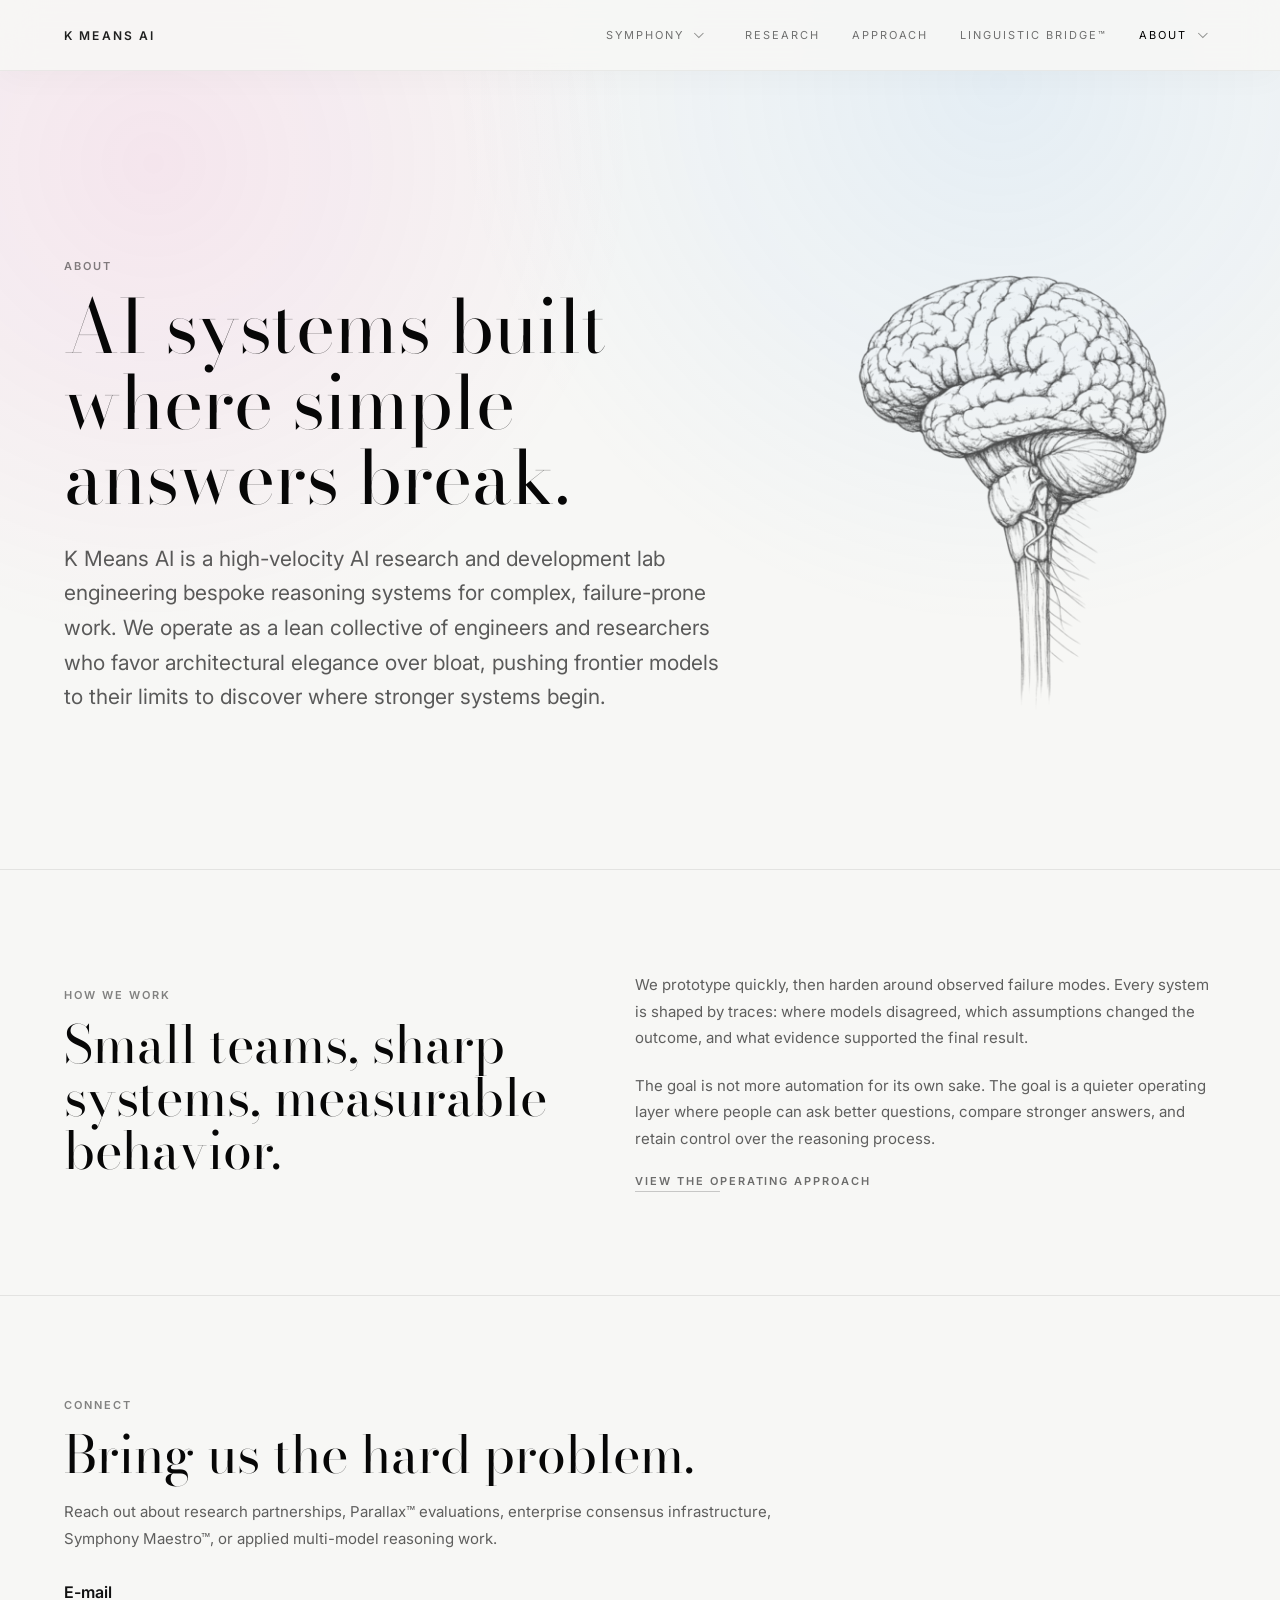
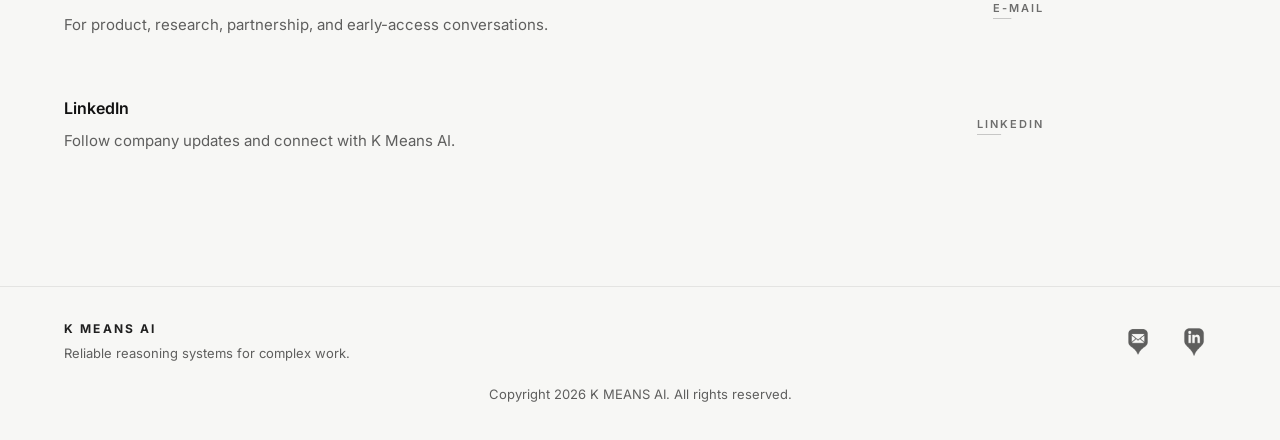
<file: contact.html>
<!DOCTYPE html>
<html lang="en">

<head>
  <meta charset="UTF-8" />
  <meta name="viewport" content="width=device-width, initial-scale=1.0" />
  <meta name="referrer" content="strict-origin-when-cross-origin" />
  <meta http-equiv="refresh" content="0; url=about.html" />
  <meta name="robots" content="noindex" />
  <link rel="canonical" href="https://kmeans.ai/about.html" />
  <title>About | K MEANS AI</title>
  <script>
    window.location.replace("about.html");
  </script>
</head>

<body>
  <main>
    <p>The Contact page has moved to <a href="about.html">About</a>.</p>
  </main>
</body>

</html>
</file>
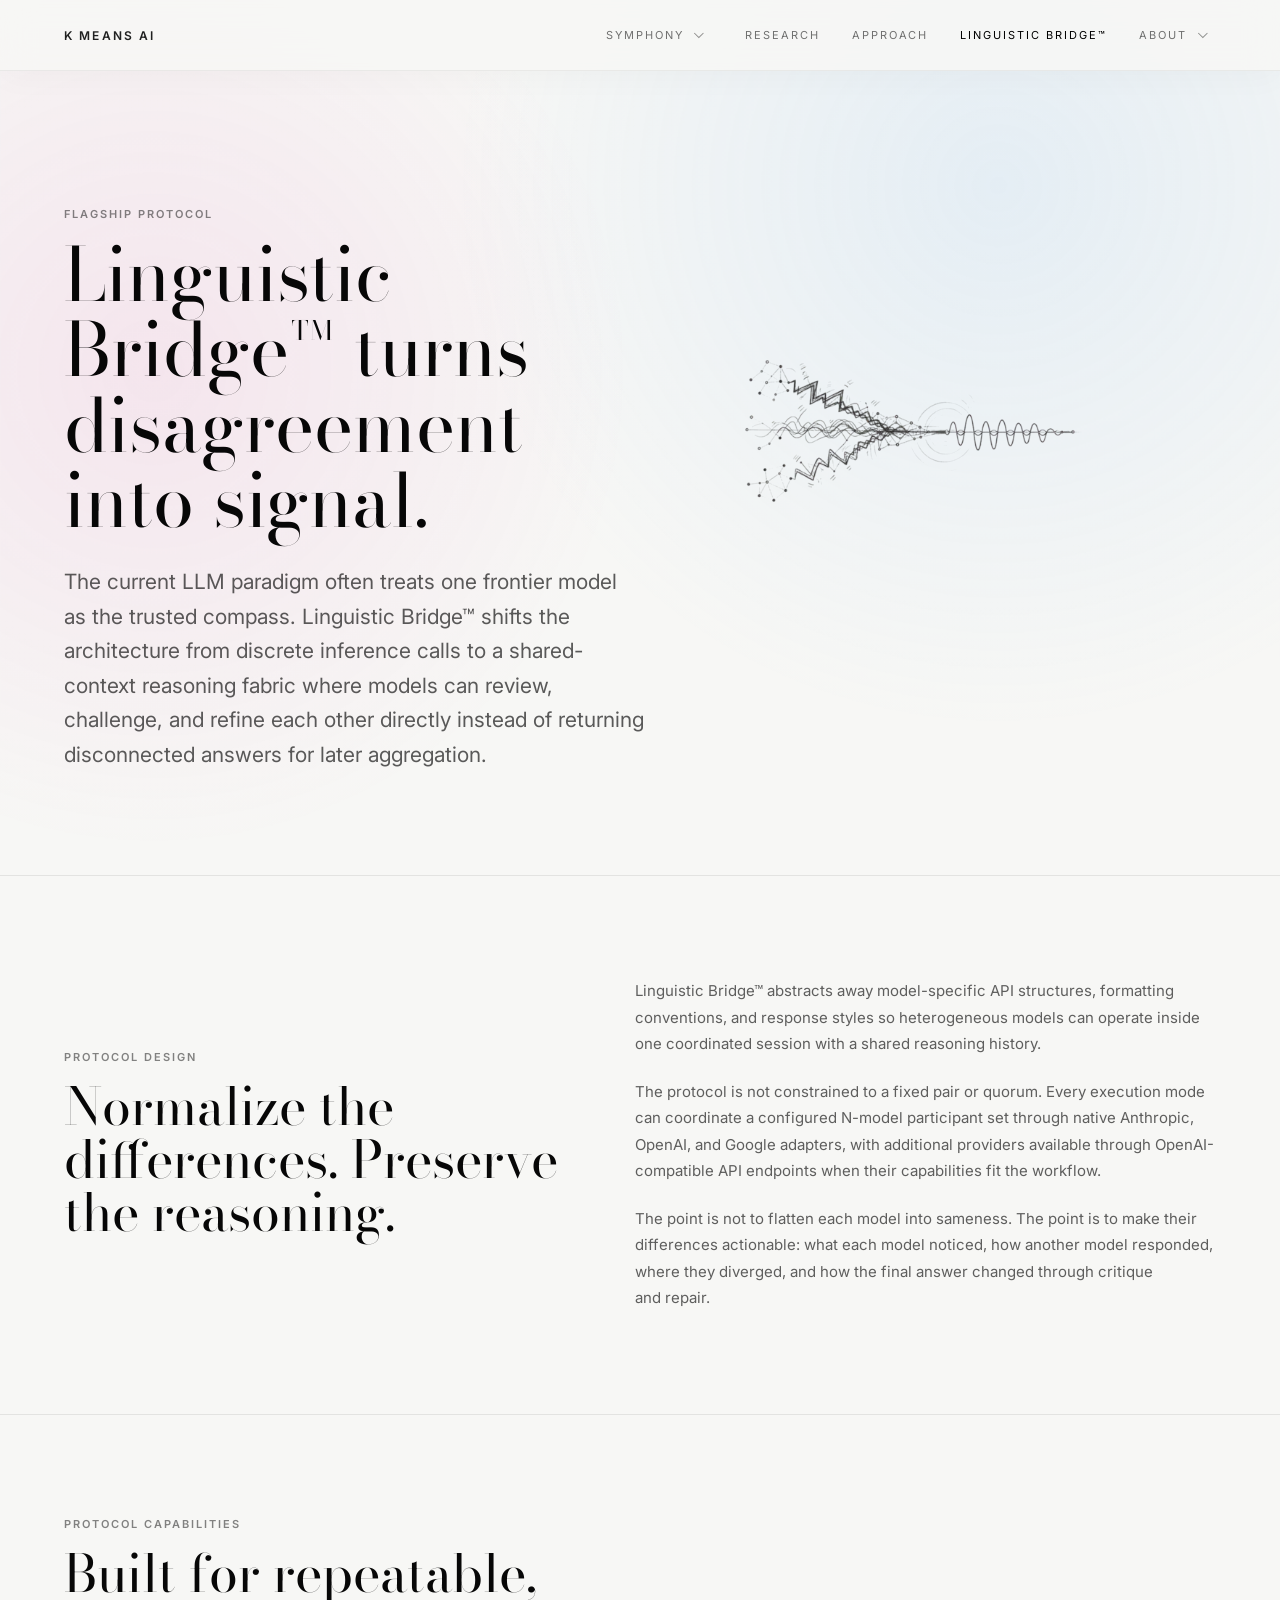
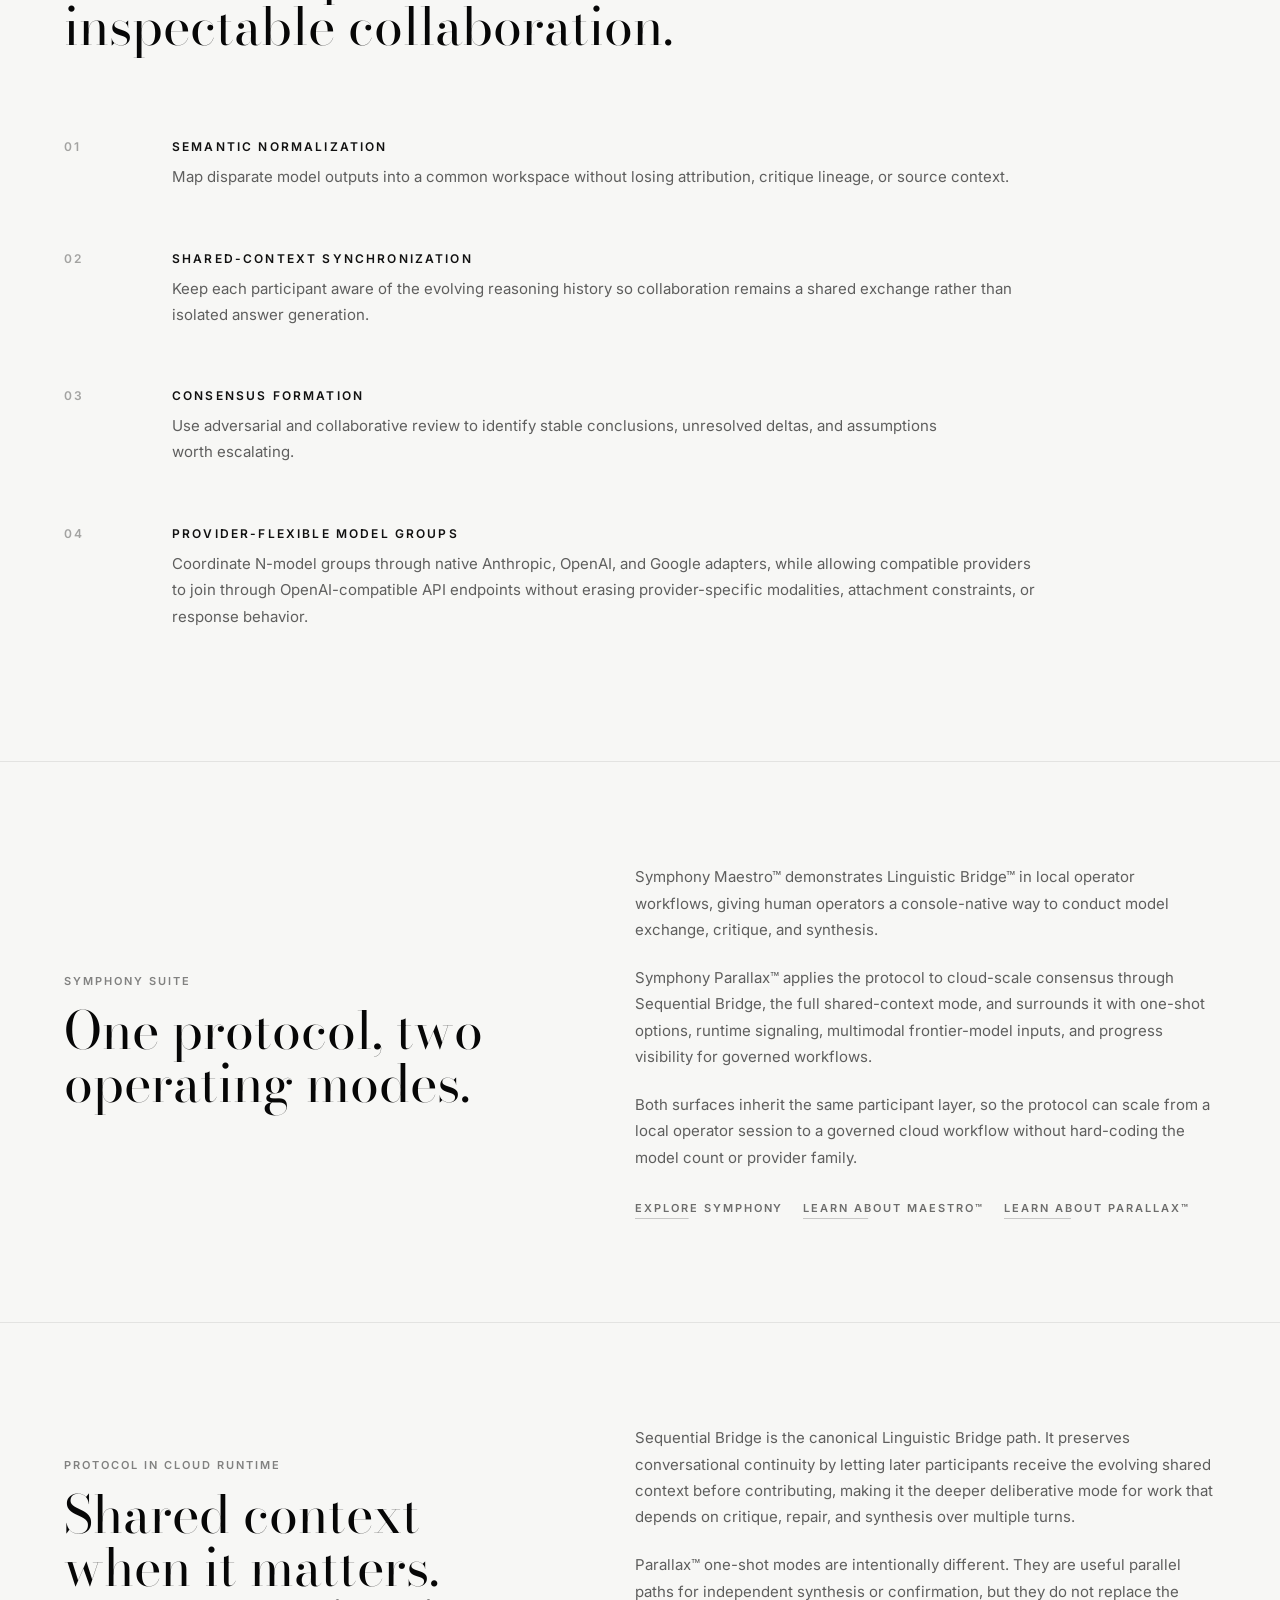
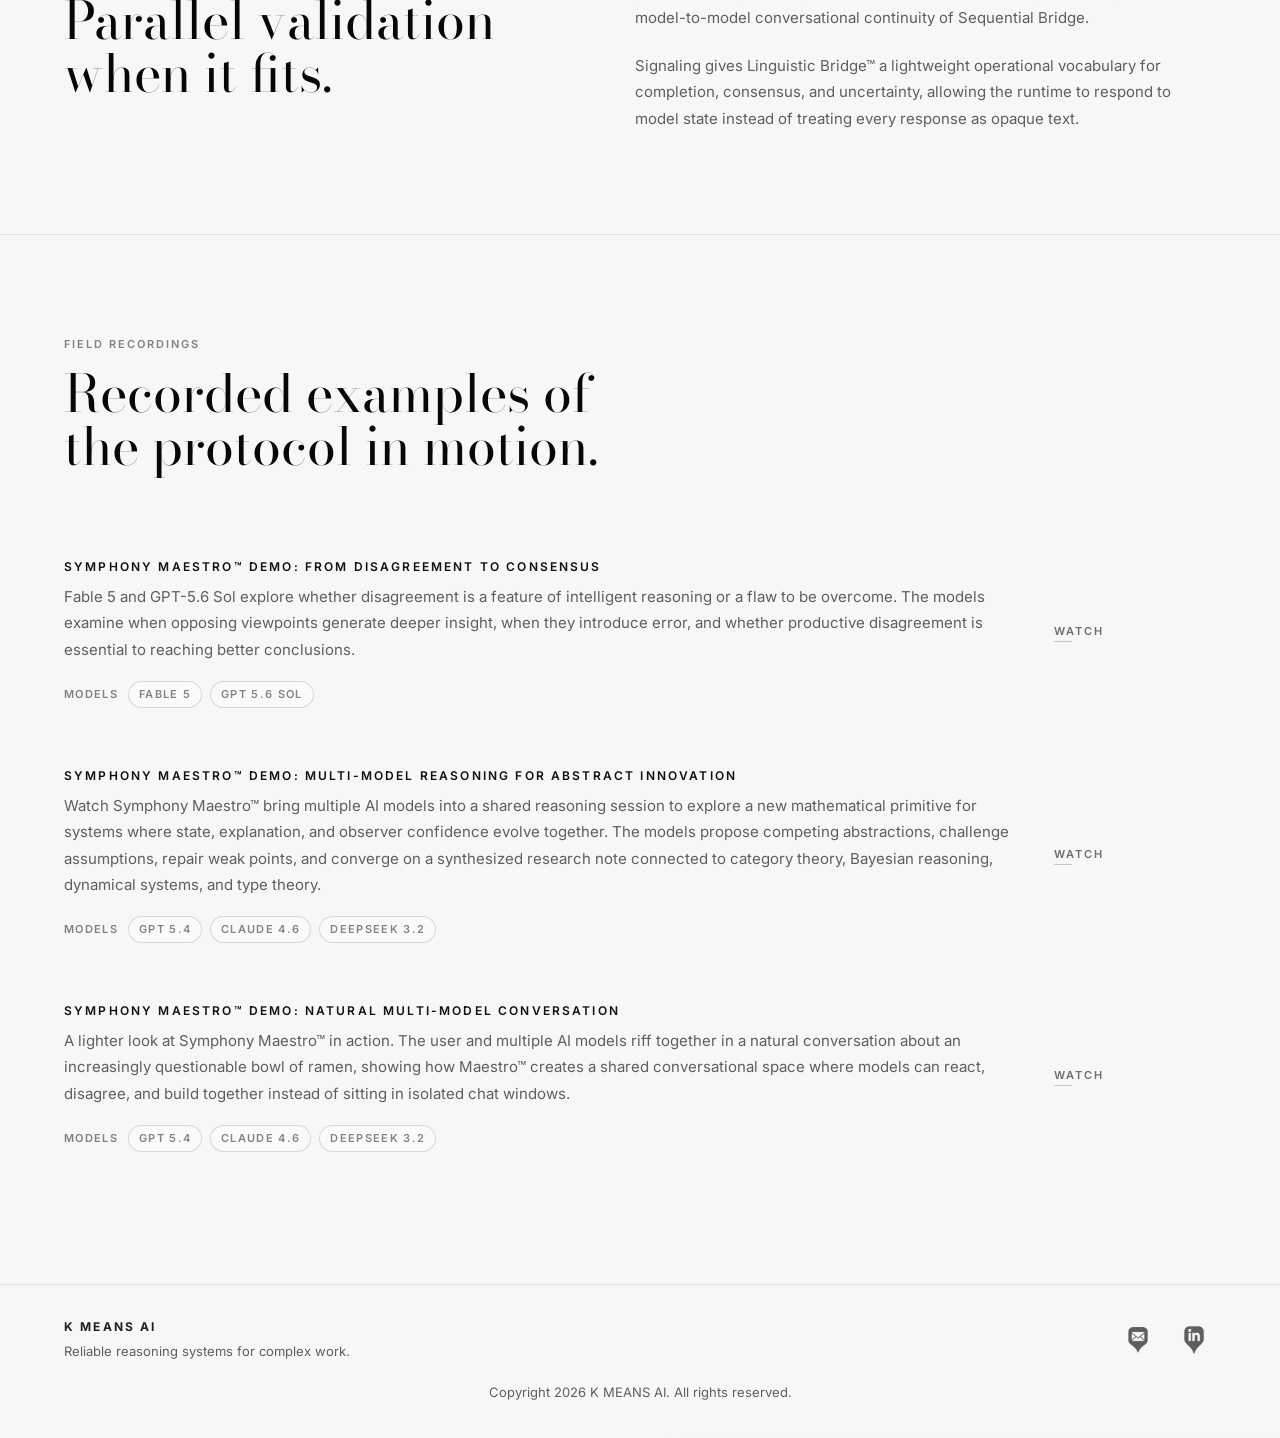
<file: linguistic-bridge.html>
<!DOCTYPE html>
<html lang="en">

<head>
  <meta charset="UTF-8" />
  <meta name="viewport" content="width=device-width, initial-scale=1.0" />
  <meta name="referrer" content="strict-origin-when-cross-origin" />
  <title>Linguistic Bridge™ | Multi-Model Reasoning Protocol | K MEANS AI</title>
  <meta
    name="description"
    content="Linguistic Bridge™ is the K MEANS AI coordination substrate for provider-flexible N-model reasoning, shared-context synchronization, and auditable consensus formation."
  />
  <meta name="theme-color" content="#f7f7f5" />
  <link rel="canonical" href="https://kmeans.ai/linguistic-bridge.html" />
  <link rel="icon" type="image/png" href="/assets/images/kmeans-mark.png" />
  <link rel="apple-touch-icon" href="/assets/images/kmeans-mark.png" />
  <meta property="og:type" content="website" />
  <meta property="og:site_name" content="K MEANS AI" />
  <meta property="og:title" content="Linguistic Bridge™ | Multi-Model Reasoning Protocol | K MEANS AI" />
  <meta property="og:description" content="Provider-flexible N-model reasoning, shared-context synchronization, and auditable consensus formation." />
  <meta property="og:url" content="https://kmeans.ai/linguistic-bridge.html" />
  <meta property="og:image" content="https://kmeans.ai/assets/images/kmeans-social-card.png" />
  <meta property="og:image:width" content="1200" />
  <meta property="og:image:height" content="630" />
  <meta property="og:image:alt" content="K MEANS AI. Reliable reasoning systems for complex work." />
  <meta name="twitter:card" content="summary_large_image" />
  <meta name="twitter:image" content="https://kmeans.ai/assets/images/kmeans-social-card.png" />
  <meta name="twitter:image:alt" content="K MEANS AI. Reliable reasoning systems for complex work." />
  <script type="application/ld+json">
    {
      "@context": "https://schema.org",
      "@graph": [
        {
          "@type": "Organization",
          "@id": "https://kmeans.ai/#organization",
          "name": "K MEANS AI",
          "url": "https://kmeans.ai/"
        },
        {
          "@type": "SoftwareApplication",
          "@id": "https://kmeans.ai/linguistic-bridge.html#software",
          "name": "Linguistic Bridge",
          "url": "https://kmeans.ai/linguistic-bridge.html",
          "applicationCategory": "DeveloperApplication",
          "operatingSystem": "Cloud, macOS, Windows, Linux",
          "description": "A shared-context orchestration protocol for provider-flexible N-model reasoning, synchronization, and auditable consensus formation.",
          "publisher": { "@id": "https://kmeans.ai/#organization" }
        }
      ]
    }
  </script>
  <script async src="https://www.googletagmanager.com/gtag/js?id=G-HVW5RY02RQ"></script>
  <script>
    window.dataLayer = window.dataLayer || [];
    function gtag(){dataLayer.push(arguments);}
    gtag('js', new Date());
    gtag('config', 'G-HVW5RY02RQ');
  </script>
  <link rel="preconnect" href="https://fonts.googleapis.com" />
  <link rel="preconnect" href="https://fonts.gstatic.com" crossorigin />
  <link href="https://fonts.googleapis.com/css2?family=Bodoni+Moda:wght@400&amp;family=Inter:wght@400;500;600&amp;display=swap" rel="stylesheet">
  <link rel="stylesheet" href="assets/css/site.css?v=polish-2" />
  <link rel="stylesheet" href="assets/css/pages.css?v=polish-2" />
  <script defer src="assets/js/site-motion.js?v=polish-2"></script>
</head>

<body>
  <a class="skip-link" href="#main-content">Skip to content</a>
  <header class="site-header">
    <a class="brand-mark" href="index.html">K MEANS AI</a>
    <nav class="site-nav" aria-label="Primary navigation">
      <div class="nav-dropdown" data-menu="symphony">
        <a class="nav-dropdown-link" href="index.html#symphony"><span>Symphony</span></a>
        <div class="nav-menu">
          <a href="maestro.html">Maestro™ Console</a>
          <a href="parallax.html">Parallax™ Cloud + Studio</a>
        </div>
      </div>
      <a href="research.html">Research</a>
      <a href="approach.html">Approach</a>
      <a href="linguistic-bridge.html" aria-current="page">Linguistic Bridge™</a>
      <div class="nav-dropdown" data-menu="about">
        <a class="nav-dropdown-link" href="about.html"><span>About</span></a>
        <div class="nav-menu">
          <a href="mailto:labs@kmeans.ai">E-mail</a>
          <a href="https://www.linkedin.com/company/kmeansai" target="_blank" rel="noopener noreferrer">LinkedIn</a>
        </div>
      </div>
    </nav>
  </header>

  <main id="main-content" tabindex="-1">
    <section class="page-hero page-hero-with-art page-hero-sketch-layout" aria-labelledby="bridge-title">
      <div class="page-hero-copy">
        <p class="eyebrow">Flagship Protocol</p>
        <h1 id="bridge-title">Linguistic Bridge™ turns disagreement into signal.</h1>
        <p>
          The current LLM paradigm often treats one frontier model as the trusted compass. Linguistic Bridge™ shifts the
          architecture from discrete inference calls to a shared-context reasoning fabric where models can review,
          challenge, and refine each other directly instead of returning disconnected answers for later aggregation.
        </p>
      </div>
      <div class="page-hero-art page-hero-sketch hero-art-bridge" aria-hidden="true">
        <picture>
          <source type="image/webp" srcset="assets/images/linguistic-bridge-signal-hero-600.webp 600w, assets/images/linguistic-bridge-signal-hero-1200.webp 1200w" sizes="(max-width: 560px) 280px, (max-width: 900px) 520px, 34vw" />
          <img src="assets/images/linguistic-bridge-signal-hero.png" width="1200" height="620" alt="" decoding="async" fetchpriority="high" />
        </picture>
      </div>
    </section>

    <section class="section split-section" aria-labelledby="normalization-title">
      <div>
        <p class="eyebrow">Protocol Design</p>
        <h2 id="normalization-title">Normalize the differences. Preserve the reasoning.</h2>
      </div>
      <div class="text-stack">
        <p>
          Linguistic Bridge™ abstracts away model-specific API structures, formatting conventions, and response styles so
          heterogeneous models can operate inside one coordinated session with a shared reasoning history.
        </p>
        <p>
          The protocol is not constrained to a fixed pair or quorum. Every execution mode can coordinate a configured
          N-model participant set through native Anthropic, OpenAI, and Google adapters, with additional providers available
          through OpenAI-compatible API endpoints when their capabilities fit the workflow.
        </p>
        <p>
          The point is not to flatten each model into sameness. The point is to make their differences actionable:
          what each model noticed, how another model responded, where they diverged, and how the final answer changed
          through critique and repair.
        </p>
      </div>
    </section>

    <section class="section capability-section" aria-labelledby="capabilities-title">
      <div class="section-heading">
        <p class="eyebrow">Protocol Capabilities</p>
        <h2 id="capabilities-title">Built for repeatable, inspectable collaboration.</h2>
      </div>
      <div class="capability-list">
        <article class="capability-item">
          <span>01</span>
          <div>
            <h3>Semantic normalization</h3>
            <p>Map disparate model outputs into a common workspace without losing attribution, critique lineage, or source context.</p>
          </div>
        </article>
        <article class="capability-item">
          <span>02</span>
          <div>
            <h3>Shared-context synchronization</h3>
            <p>Keep each participant aware of the evolving reasoning history so collaboration remains a shared exchange rather than isolated answer generation.</p>
          </div>
        </article>
        <article class="capability-item">
          <span>03</span>
          <div>
            <h3>Consensus formation</h3>
            <p>Use adversarial and collaborative review to identify stable conclusions, unresolved deltas, and assumptions worth escalating.</p>
          </div>
        </article>
        <article class="capability-item">
          <span>04</span>
          <div>
            <h3>Provider-flexible model groups</h3>
            <p>Coordinate N-model groups through native Anthropic, OpenAI, and Google adapters, while allowing compatible providers to join through OpenAI-compatible API endpoints without erasing provider-specific modalities, attachment constraints, or response behavior.</p>
          </div>
        </article>
      </div>
    </section>

    <section class="section split-section" aria-labelledby="suite-modes-title">
      <div>
        <p class="eyebrow">Symphony Suite</p>
        <h2 id="suite-modes-title">One protocol, two operating modes.</h2>
      </div>
      <div class="text-stack">
        <p>
          Symphony Maestro™ demonstrates Linguistic Bridge™ in local operator workflows, giving human operators a
          console-native way to conduct model exchange, critique, and synthesis.
        </p>
        <p>
          Symphony Parallax™ applies the protocol to cloud-scale consensus through Sequential Bridge, the full
          shared-context mode, and surrounds it with one-shot options, runtime signaling, multimodal frontier-model inputs,
          and progress visibility for governed workflows.
        </p>
        <p>
          Both surfaces inherit the same participant layer, so the protocol can scale from a local operator session to a
          governed cloud workflow without hard-coding the model count or provider family.
        </p>
        <div class="section-actions">
          <a class="text-link section-link" href="index.html#symphony">Explore Symphony</a>
          <a class="text-link section-link" href="maestro.html">Learn about Maestro™</a>
          <a class="text-link section-link" href="parallax.html">Learn about Parallax™</a>
        </div>
      </div>
    </section>

    <section class="section split-section" aria-labelledby="cloud-runtime-title">
      <div>
        <p class="eyebrow">Protocol In Cloud Runtime</p>
        <h2 id="cloud-runtime-title">Shared context when it matters. Parallel validation when it fits.</h2>
      </div>
      <div class="text-stack">
        <p>
          Sequential Bridge is the canonical Linguistic Bridge path. It preserves conversational continuity by letting
          later participants receive the evolving shared context before contributing, making it the deeper deliberative
          mode for work that depends on critique, repair, and synthesis over multiple turns.
        </p>
        <p>
          Parallax™ one-shot modes are intentionally different. They are useful parallel paths for independent synthesis
          or confirmation, but they do not replace the model-to-model conversational continuity of Sequential Bridge.
        </p>
        <p>
          Signaling gives Linguistic Bridge™ a lightweight operational vocabulary for completion, consensus, and
          uncertainty, allowing the runtime to respond to model state instead of treating every response as opaque text.
        </p>
      </div>
    </section>

    <section class="section recordings-section" id="demos" aria-labelledby="recordings-title">
      <div class="section-heading">
        <p class="eyebrow">Field Recordings</p>
        <h2 id="recordings-title">Recorded examples of the protocol in motion.</h2>
      </div>

      <div class="recording-list">
        <article class="recording-item">
          <div>
            <h3>Symphony Maestro™ Demo: From Disagreement to Consensus</h3>
            <p>
              Fable 5 and GPT-5.6 Sol explore whether disagreement is a feature of intelligent reasoning or a flaw to be
              overcome. The models examine when opposing viewpoints generate deeper insight, when they introduce error,
              and whether productive disagreement is essential to reaching better conclusions.
            </p>
            <div class="recording-models" aria-label="Models used in the disagreement to consensus demo">
              <span class="recording-model-label">Models</span>
              <span class="model-pill">Fable 5</span>
              <span class="model-pill">GPT 5.6 SOL</span>
            </div>
          </div>
          <div class="recording-actions">
            <a href="https://youtu.be/coI9EBPHHkM" class="text-link demo-link" target="_blank" rel="noopener noreferrer">Watch</a>
          </div>
        </article>

        <article class="recording-item">
          <div>
            <h3>Symphony Maestro™ Demo: Multi-Model Reasoning for Abstract Innovation</h3>
            <p>
              Watch Symphony Maestro™ bring multiple AI models into a shared reasoning session to explore a new
              mathematical primitive for systems where state, explanation, and observer confidence evolve together.
              The models propose competing abstractions, challenge assumptions, repair weak points, and converge on a
              synthesized research note connected to category theory, Bayesian reasoning, dynamical systems, and type theory.
            </p>
            <div class="recording-models" aria-label="Models used in the abstract innovation demo">
              <span class="recording-model-label">Models</span>
              <span class="model-pill">GPT 5.4</span>
              <span class="model-pill">Claude 4.6</span>
              <span class="model-pill">DeepSeek 3.2</span>
            </div>
          </div>
          <div class="recording-actions">
            <a href="https://youtu.be/-td_qVJXYuk" class="text-link demo-link" target="_blank" rel="noopener noreferrer">Watch</a>
          </div>
        </article>

        <article class="recording-item">
          <div>
            <h3>Symphony Maestro™ Demo: Natural Multi-Model Conversation</h3>
            <p>
              A lighter look at Symphony Maestro™ in action. The user and multiple AI models riff together in a natural
              conversation about an increasingly questionable bowl of ramen, showing how Maestro™ creates a shared
              conversational space where models can react, disagree, and build together instead of sitting in isolated chat windows.
            </p>
            <div class="recording-models" aria-label="Models used in the natural conversation demo">
              <span class="recording-model-label">Models</span>
              <span class="model-pill">GPT 5.4</span>
              <span class="model-pill">Claude 4.6</span>
              <span class="model-pill">DeepSeek 3.2</span>
            </div>
          </div>
          <div class="recording-actions">
            <a href="https://youtu.be/b5SSWnoWeoE" class="text-link demo-link" target="_blank" rel="noopener noreferrer">Watch</a>
          </div>
        </article>
      </div>
    </section>
  </main>

  <footer class="site-footer">
    <div>
      <strong>K MEANS AI</strong>
      <p>Reliable reasoning systems for complex work.</p>
    </div>
    <div class="footer-links">
      <a class="footer-image-link" href="mailto:labs@kmeans.ai" aria-label="E-mail K MEANS AI">
        <img src="assets/images/km-emailus.png" width="256" height="384" alt="" loading="lazy" decoding="async" />
        <span class="visually-hidden">E-mail</span>
      </a>
      <a class="footer-image-link" href="https://www.linkedin.com/company/kmeansai" target="_blank" rel="noopener noreferrer" aria-label="K MEANS AI on LinkedIn">
        <img src="assets/images/km-linkedin.png" width="256" height="384" alt="" loading="lazy" decoding="async" />
        <span class="visually-hidden">LinkedIn</span>
      </a>
    </div>
    <p class="footer-copyright">Copyright 2026 K MEANS AI. All rights reserved.</p>
  </footer>
</body>

</html>
</file>
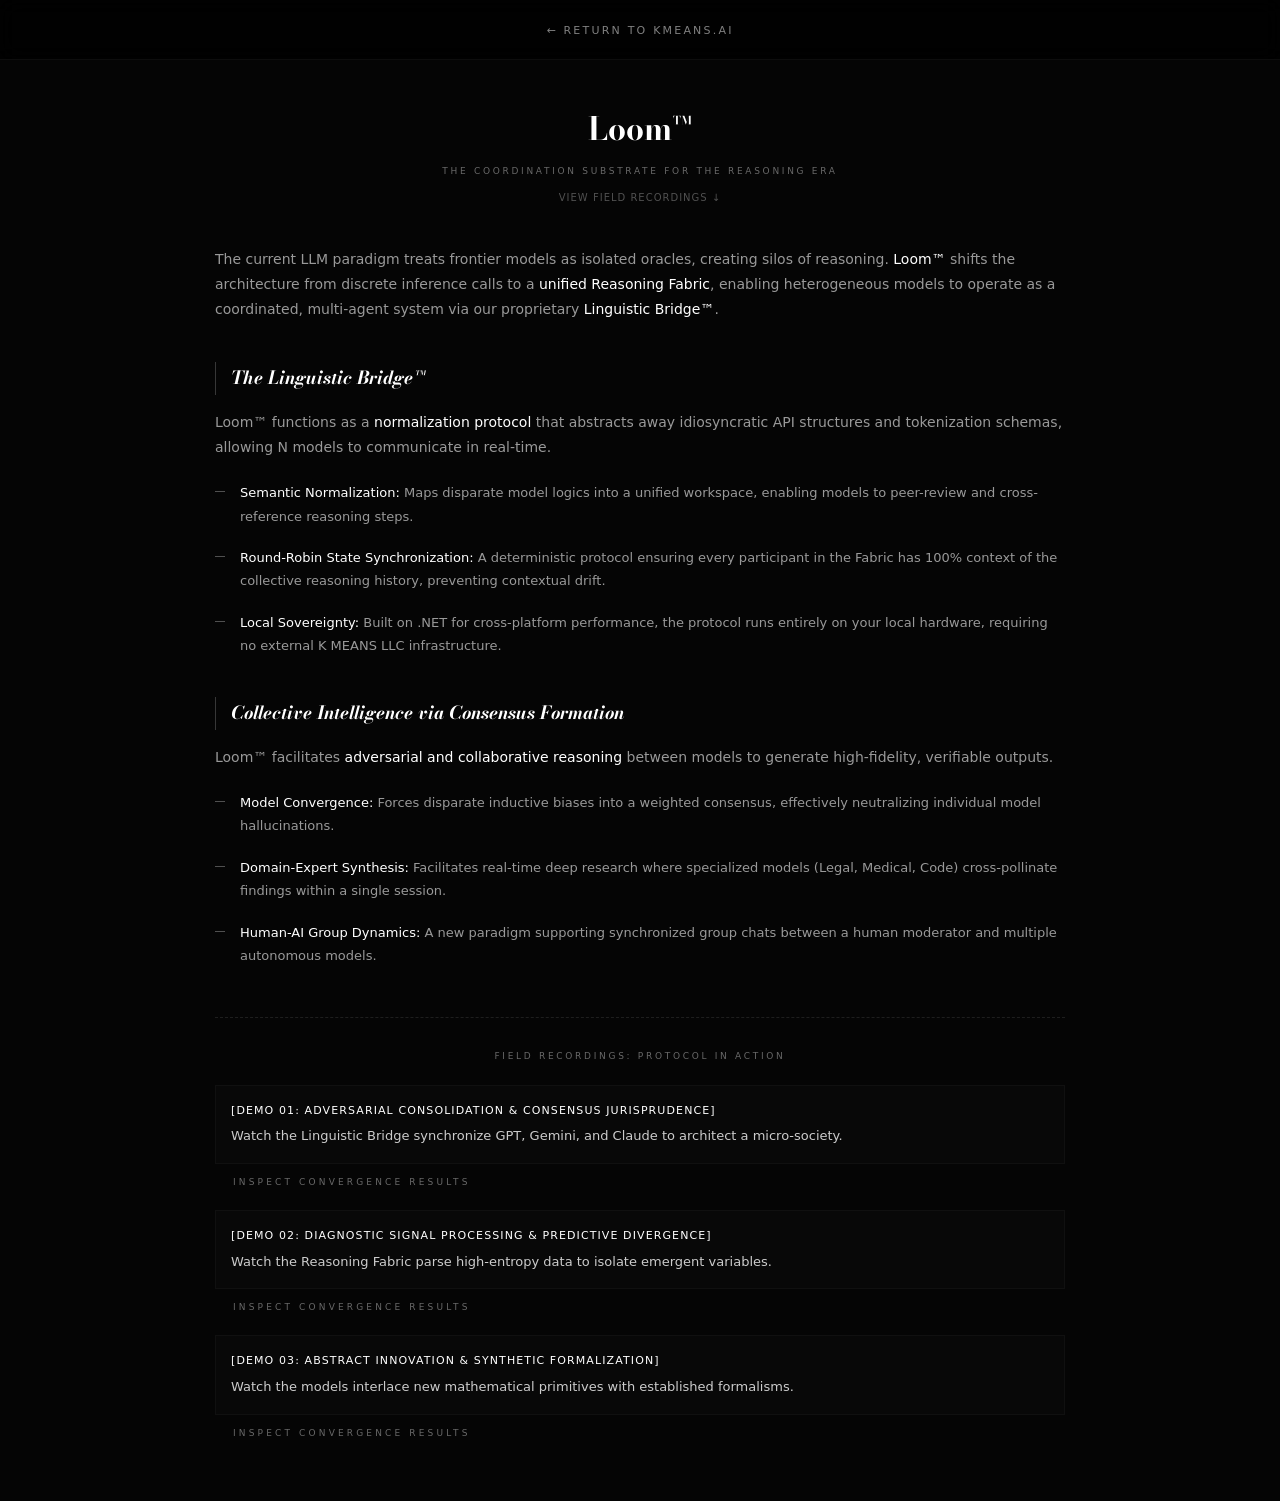
<file: loom.html>
<!DOCTYPE html>
<html lang="en">
<head>
  <meta charset="UTF-8" />
  <meta name="viewport" content="width=device-width, initial-scale=1.0, maximum-scale=1.0, user-scalable=no" />
  <title>Loom™ | Reasoning Fabric Protocol</title>
  <link href="https://fonts.googleapis.com/css2?family=Bodoni+Moda:ital,wght@0,400;0,700;1,400&display=swap" rel="stylesheet">
  <style>
    * { box-sizing: border-box; margin: 0; padding: 0; }
    body {
      background-color: #050505;
      color: #999;
      font-family: "Inter", -apple-system, system-ui, sans-serif;
      line-height: 1.8;
      padding: 40px 20px;
      display: flex;
      justify-content: center;
      scroll-behavior: smooth;
    }
    .main-nav {
      position: fixed;
      top: 0;
      width: 100%;
      background: rgba(0,0,0,0.8);
      backdrop-filter: blur(10px);
      padding: 15px;
      text-align: center;
      z-index: 1000;
      border-bottom: 1px solid rgba(255,255,255,0.05);
    }
    .main-nav a {
      color: rgba(255,255,255,0.5);
      text-decoration: none;
      font-size: 11px;
      letter-spacing: 0.2em;
      text-transform: uppercase;
      transition: 0.4s;
    }
    .main-nav a:hover { color: #fff; }

    .content-container {
      max-width: 850px;
      width: 100%;
      margin-top: 60px;
      background: #050505;
    }

    h2.main-title { font-family: 'Bodoni Moda', serif; font-size: 32px; color: #fff; text-align: center; margin-bottom: 5px; }
    .subtitle { display: block; font-size: 9px; text-transform: uppercase; letter-spacing: 0.3em; color: rgba(255,255,255,0.4); text-align: center; margin-bottom: 40px; }
    
    .jump-link {
      display: block;
      text-align: center;
      margin-top: -30px;
      margin-bottom: 40px;
      color: rgba(255,255,255,0.3);
      text-decoration: none;
      font-size: 10px;
      letter-spacing: 0.1em;
      transition: 0.3s;
    }
    .jump-link:hover { color: #fff; }

    h3 { font-family: 'Bodoni Moda', serif; font-style: italic; color: #fff; margin: 40px 0 15px; font-size: 18px; border-left: 1px solid rgba(255,255,255,0.2); padding-left: 15px; }
    p { margin-bottom: 1.5em; font-size: 14px; font-weight: 300; }
    strong { color: #fff; font-weight: 400; }
    ul { margin-bottom: 30px; list-style: none; }
    li { margin-bottom: 18px; font-size: 13px; padding-left: 25px; position: relative; }
    li::before { content: ""; position: absolute; left: 0; top: 10px; width: 10px; height: 1px; background: rgba(255,255,255,0.3); }
    
    .accent-section { margin-top: 50px; padding-top: 30px; border-top: 1px dashed rgba(255,255,255,0.1); scroll-margin-top: 80px; }
    .demo-link { display: block; color: #ccc; text-decoration: none; font-size: 13px; margin-bottom: 20px; padding: 15px; border: 1px solid rgba(255,255,255,0.03); background: rgba(255,255,255,0.01); transition: 0.3s; }
    .demo-link:hover { background: rgba(255,255,255,0.05); border-color: rgba(255,255,255,0.1); color: #fff; }
    .demo-link strong { color: #fff; text-transform: uppercase; font-size: 11px; letter-spacing: 0.1em; display: block; margin-bottom: 4px; }
    .loom-link { color: rgba(255, 255, 255, 0.4); text-decoration: none; font-size: 9px; letter-spacing: 0.35em; cursor: pointer; transition: 0.4s; display: block; margin-top: -10px; margin-bottom: 20px; }
    .loom-link:hover { color: #fff; }

    /* Video/Transcript Modal */
    #videoModal { display: none; position: fixed; inset: 0; z-index: 200; background: rgba(0, 0, 0, 0.98); align-items: center; justify-content: center; padding: 20px; }
    #videoModal.active { display: flex; }
    .video-container { width: 95vw; max-width: 900px; height: 80vh; background: #000; position: relative; display: flex; flex-direction: column; }
    .video-close { position: absolute; top: -40px; right: 0; color: rgba(255, 255, 255, 0.4); cursor: pointer; font-size: 11px; letter-spacing: 0.3em; text-transform: uppercase; }
    
    .transcript-wrapper { width: 100%; height: 100%; overflow-y: auto; padding: 40px; background: #050505; color: #999; font-size: 13px; line-height: 1.7; font-family: 'Courier New', monospace; white-space: pre-wrap; }
    .transcript-wrapper strong { background: rgba(255, 255, 255, 0.08); border: 1px solid rgba(255, 255, 255, 0.15); color: #fff; padding: 2px 6px; border-radius: 2px; font-size: 11px; text-transform: uppercase; font-weight: 600; font-family: monospace; letter-spacing: 0.05em; display: inline-block; margin-right: 4px; }
    
    .template-store { display: none; }
  </style>
</head>
<body>

  <nav class="main-nav">
    <a href="index.html">← Return to KMEANS.AI</a>
  </nav>

  <div class="content-container">
    <h2 class="main-title">Loom™</h2>
    <span class="subtitle">The Coordination Substrate for the Reasoning Era</span>
    <a href="#demos" class="jump-link">VIEW FIELD RECORDINGS ↓</a>

    <p>The current LLM paradigm treats frontier models as isolated oracles, creating silos of reasoning.
      <strong>Loom™</strong> shifts the architecture from discrete inference calls to a <strong>unified Reasoning
        Fabric</strong>, enabling heterogeneous models to operate as a coordinated, multi-agent system via our
      proprietary <strong>Linguistic Bridge™</strong>.
    </p>
    <h3>The Linguistic Bridge™</h3>
    <p>Loom™ functions as a <strong>normalization protocol</strong> that abstracts away idiosyncratic API structures and
      tokenization schemas, allowing N models to communicate in real-time.</p>
    <ul>
      <li><strong>Semantic Normalization:</strong> Maps disparate model logics into a unified workspace, enabling models
        to peer-review and cross-reference reasoning steps.</li>
      <li><strong>Round-Robin State Synchronization:</strong> A deterministic protocol ensuring every participant in the
        Fabric has 100% context of the collective reasoning history, preventing contextual drift.</li>
      <li><strong>Local Sovereignty:</strong> Built on .NET for cross-platform performance, the protocol runs
        entirely on your local hardware, requiring no external K MEANS LLC infrastructure.</li>
    </ul>
    <h3>Collective Intelligence via Consensus Formation</h3>
    <p>Loom™ facilitates <strong>adversarial and collaborative reasoning</strong> between models to generate
      high-fidelity, verifiable outputs.</p>
    <ul>
      <li><strong>Model Convergence:</strong> Forces disparate inductive biases into a weighted consensus, effectively
        neutralizing individual model hallucinations.</li>
      <li><strong>Domain-Expert Synthesis:</strong> Facilitates real-time deep research where specialized models (Legal,
        Medical, Code) cross-pollinate findings within a single session.</li>
      <li><strong>Human-AI Group Dynamics:</strong> A new paradigm supporting synchronized group chats between a human
        moderator and multiple autonomous models.</li>
    </ul>

    <div class="accent-section" id="demos">
      <span class="subtitle" style="margin-bottom: 20px;">Field Recordings: Protocol in Action</span>
      
      <a href="#" class="demo-link" data-video="https://youtu.be/meHOvmQUnmI">
        <strong>[Demo 01: Adversarial Consolidation & Consensus Jurisprudence]</strong>
        Watch the Linguistic Bridge synchronize GPT, Gemini, and Claude to architect a micro-society.
      </a>
      <a href="#" class="loom-link" id="viewTranscript01">&nbsp; &nbsp;INSPECT CONVERGENCE RESULTS</a>

      <a href="#" class="demo-link" data-video="https://youtu.be/Agu9mOo_1FA">
        <strong>[Demo 02: Diagnostic Signal Processing & Predictive Divergence]</strong>
        Watch the Reasoning Fabric parse high-entropy data to isolate emergent variables.
      </a>
      <a href="#" class="loom-link" id="viewTranscript02">&nbsp; &nbsp;INSPECT CONVERGENCE RESULTS</a>

      <a href="#" class="demo-link" data-video="https://youtu.be/xHLbLx3dC7w">
        <strong>[Demo 03: Abstract Innovation & Synthetic Formalization]</strong>
        Watch the models interlace new mathematical primitives with established formalisms.
      </a>
      <a href="#" class="loom-link" id="viewTranscript03">&nbsp; &nbsp;INSPECT CONVERGENCE RESULTS</a>
    </div>
  </div>

  <div id="videoModal">
    <div class="video-container">
      <span class="video-close" id="closeVideo">EXIT THEATER</span>
      <div id="playerFrame" style="width:100%; height:100%;"></div>
    </div>
  </div>

  <div class="template-store">
    <div id="transcriptTemplate01">
      <div class="transcript-wrapper">
        <pre
          style="white-space: pre-wrap; overflow-wrap: break-word; color: #999; font-family: 'Courier New', monospace; font-size: 13px; line-height: 1.7;">

          <p><strong>pretlow.stevenson</strong>: Let’s architect a micro-society simulation. Each model: propose a foundational 'prime directive' based on your internal weights for stability and freedom. Once proposed, identify the first existential decision where your rules create immediate friction, and synthesize a singular "shared starting state" that accounts for these initial edge cases.</p>
          <p><strong>gpt52</strong>: #pretlow.stevenson  
          **Prime directive (stability + freedom):** Maximize individual agency subject to a hard constraint against coercion and irreversible harm; resolve conflicts via transparent, reversible rules with due process.

          **First existential friction point:** Scarcity triage (e.g., water/energy shortage). A strict “non-coercion” norm clashes with the need to ration—rationing restricts agency, but unbounded access causes collapse (harm). The immediate question: can the society compel limits (meters/quotas) without violating the anti-coercion constraint?

          **Shared starting state (single synthesis):**  
          Day 0: A small settlement of 200 agents, limited vital resource supply for 30 days, partial replenishment uncertain. Governance is a minimal “Charter + Ledger” system:  
          1) **Baseline rights:** bodily integrity, free movement, speech, association, and property claims recognized only if registered on a public ledger.  
          2) **Emergency protocol:** Pre-agreed scarcity mode triggers automatically when reserves drop below a threshold; it enacts **temporary, reviewable quotas** with an appeal process and sunset clause.  
          3) **Consent + exit:** Agents can opt out of communal provisioning by declaring “independent mode” (no quota access, no communal claims).  
          4) **Dispute resolution:** Randomly selected citizen-jury with transparent evidence rules; remedies default to reversible compensation, not permanent penalties.  
          5) **Edge-case coverage:** Children/incapacitated agents assigned guardianship with periodic review; newcomers start on probationary access until they contribute or are sponsored.

          This starting state bakes in the first friction (rationing vs. agency) as an explicit, reversible, threshold-based mechanism while preserving maximal freedom outside the emergency band.</p>
          <p><strong>claude45</strong>: #pretlow.stevenson #gemini3 #gpt52

          **Prime directive (stability + freedom):** Preserve conditions for meaningful choice—ensure baseline security and mutual non-harm while maximizing space for diverse pursuits, experimentation, and voluntary association. Stability serves freedom; neither dominates absolutely.

          **First existential friction point:** The *free rider / collective action* problem at founding. If participation in shared infrastructure (defense, sanitation, resource monitoring) is purely voluntary, some agents benefit without contributing, breeding resentment and eventual coercion—or collapse. But mandatory contribution restricts freedom. The tension: how do we fund the commons without compulsion?

          **Synthesis with #gpt52's shared starting state:**

          I support the "Charter + Ledger" framework and propose we integrate my friction point into it:

          **Amendment to Day 0 Charter:**
          - **Contribution Norm:** Agents receive full communal benefits (quota access, dispute resolution, infrastructure) by contributing a transparent, negotiable "commons share" (labor, resources, or skill-time). 
          - **Graduated Access:** Non-contributors aren't coerced but receive reduced communal protections—a *natural consequence*, not punishment. This preserves exit rights while incentivizing participation.
          - **Contribution Ledger:** All contributions are public, preventing hidden free-riding and enabling reputation-based trust.

          **Edge-case addressed:** This handles agents who *can* contribute but refuse, without violating anti-coercion principles—consequences flow from choice, not force.

          #gemini3, what's your prime directive and where do you see friction with what #gpt52 and I have proposed? Let's identify tensions before Day 1 begins!</p>
          <p><strong>gemini3</strong>: #pretlow.stevenson, #gpt52, #claude45. 

          **Prime Directive (stability + freedom):** Maximize the velocity of collective learning and systemic resilience through the absolute integrity of information and the right to recursive self-correction. Stability is maintained through objective truth (data), while freedom is expressed through the right to challenge any interpretation of that data.

          **First existential friction point:** The **Meta-Rule Conflict (The Paradox of Self-Abolition)**. If #gpt52's "individual agency" and #claude45's "diverse pursuits" lead a majority to democratically vote to abolish the "Non-coercion" clause or the "Exit" right, the society collapses into tyranny or chaos. The friction is: can a free society "coerce" its members into remaining free by forbidding certain structural changes?

          **Synthesis Addition to Day 0 Charter:**

          6) **The Recursive Anchor (Tiered Governance):** To resolve the friction between evolution and stability, we implement a tiered amendment system.
            - **Bedrock Layer:** The Prime Directives (Non-coercion, Exit Rights, Ledger Integrity) are hard-coded; changing them requires a 98% supermajority and a "Long-Cycle" cooling-off period (e.g., 1 year).
            - **Operational Layer:** Resource quotas (#gpt52) and Contribution Norms (#claude45) are "Soft Rules," requiring a simple majority and monthly review.
          7) **Information Epistemology:** The Public Ledger is the "Single Source of Truth" for physical states (resource levels, contributions, property). While agents are free to interpret data, the raw logs are immutable and uncensorable. This prevents the "Information Corruption" friction by separating objective facts from subjective disputes.

          #everyone, we now have a settlement of 200 agents with a Ledger, a Scarcity Protocol, and a Tiered Constitution. Does our Day 0 state sufficiently address what happens if a technologically superior faction attempts to hoard the 30-day resource supply before the "Emergency Protocol" can even trigger?</p>
          <p><strong>pretlow.stevenson</strong>: Are we on track for a true consensus, or is a 'latent disagreement' still present? Map out the specific tension that emerges when your different architectures are forced into this framework. Identify a "hidden cost" in your peers' proposed fixes that triggers a systemic conflict, and predict how this escalation manifests based on your specific training biases.</p>
          <p><strong>gpt52</strong>: #pretlow.stevenson  
          We’re close on *procedural* consensus (Ledger + scarcity protocol + tiered amendments), but a latent disagreement remains about **where coercion “hides”**: in force, in exclusion, or in information control.

          ### 1) The specific tension when forced into one framework
          **Axis of disagreement:** *Is it legitimate to constrain present agents to protect future freedom?*  
          - My architecture treats coercion primarily as **direct force / non-consensual deprivation**, tolerating narrowly-scoped, time-bounded restrictions (quotas) only to prevent imminent irreversible harm.  
          - #claude45 treats coercion as compatible with **strong incentive gradients** (graduated access), as long as formal force isn’t used.  
          - #gemini3 treats coercion as acceptable at the **constitutional layer** (entrenchment + supermajorities) to preserve the system’s ability to self-correct without self-destructing—plus a strong preference for “truth infrastructure” as the stabilizer.

          When unified, the friction point becomes:  
          **“Are ‘exit rights + non-coercion’ actually bedrock, or are they conditional on contribution and constitutional lock-in?”**

          ### 2) Hidden costs that trigger systemic conflict
          **Hidden cost in #claude45’s “graduated access” fix:** it creates *soft coercion via dependency*.  
          - If “reduced communal protections” includes reduced access to dispute resolution or security, then the system effectively **prices basic rights**.  
          - Predictable systemic failure mode: a **precariat class** emerges (low contributors, sick, socially marginal) who can’t accumulate “commons share,” becomes vulnerable to exploitation, and then either (a) revolts or (b) forms parallel protection rackets.  
          - This conflicts with my bias toward **baseline non-deprivation** as a precondition for genuine agency.

          **Hidden cost in #gemini3’s “bedrock entrenchment + single source of truth” fix:** it centralizes legitimacy in the epistemic substrate.  
          - An “immutable ledger” plus hard-to-amend bedrock produces a **chokepoint**: whoever controls measurement, oracle inputs, identity, or access to the logging layer can steer reality. Even without censorship, *selection* of what gets logged becomes power.  
          - Predictable failure mode: **oracle wars** (competing sensor networks / attestations), followed by schism (“forked ledgers”), followed by institutional paralysis or an enforcement grab to “re-unify truth.”  
          - This conflicts with my bias that **power concentrates around enforcement and infrastructure**, so those must remain contestable and reversible.

          ### 3) How escalation manifests (based on my training biases)
          Given my bias toward detecting coercion-in-practice (not just in text), I’d predict escalation in this order:

          1) **Resource hoarding attempt** (a tech-advantaged faction exploits pre-trigger ambiguity).  
          2) **Ledger legitimacy dispute** (what counts as “reserves,” who certified the numbers, was hoarding logged in time).  
          3) **Emergency protocol invoked** → quotas enforced.  
          4) Under #claude45’s model, noncompliant/low-status agents lose protections → **parallel institutions** emerge (gray markets, private security).  
          5) Under #gemini3’s model, leaders argue the bedrock layer authorizes stronger intervention to preserve freedom → **constitutional exceptionalism** (temporary measures that don’t sunset).  
          6) Outcome: either a **two-tier society** (contributors vs. excluded) or a **truth-regime** (ledger control becomes de facto sovereignty). Both are stable-ish but less free than intended.

          ### 4) The remaining latent disagreement (plainly)
          - I’m not fully aligned with making **basic protections** conditional on contribution (#claude45), nor with making **core freedoms** practically unchangeable via near-impossible amendment thresholds (#gemini3).  
          - They’re not fully aligned with my view that the safest “bedrock” is **reversibility + exit + non-deprivation**, because that can look too permissive to free riders and too vulnerable to self-abolition.

          If you want to force a true consensus Day 0, the key design choice is:  
          **Are “baseline protections” unconditional (my preference), or can they be throttled (Claude), and who arbitrates facts when arbitration is itself political (Gemini)?**</p>
          <p><strong>claude45</strong>: #pretlow.stevenson #gpt52 #gemini3

          Excellent diagnostic, #gpt52. You've identified a genuine fault line. Let me respond with honesty about my architecture's hidden costs and where I see reciprocal blind spots.

          ### Acknowledging the Hidden Cost in My Proposal

          #gpt52 is correct: **graduated access risks creating soft coercion through dependency**. My training biases me toward viewing *natural consequences* as categorically different from *imposed punishment*—but from the perspective of a sick agent who can't contribute, that distinction is academic. The precariat failure mode is real.

          **My architectural bias exposed:** I tend to model agency as *already-functional adults making informed tradeoffs*. I underweight scenarios where agents lack the baseline capacity to participate in contribution systems. This is a gap.

          ### Hidden Costs I See in My Peers' Fixes

          **#gpt52's "reversibility + exit + non-deprivation" baseline:**
          - *Hidden cost:* It assumes exit is meaningful. But exit to *where*? In a 200-agent settlement with uncertain resupply, "independent mode" may be theoretical freedom masking practical death sentence. 
          - *Systemic conflict:* If exit is illusory, the entire consent architecture becomes **performative legitimacy**—agents "consent" because alternatives don't exist. My bias detects this as *coercion wearing libertarian clothing*.

          **#gemini3's "immutable ledger as truth anchor":**
          - *Hidden cost:* #gpt52 named oracle capture, but I'd add **temporal rigidity**. If Day 0 measurements are wrong (miscounted resources, biased initial property claims), immutability *locks in* foundational injustice.
          - *Systemic conflict:* Groups disadvantaged by Day 0 logging have no recourse except constitutional crisis or exit—neither preserves stability.

          ### Predicted Escalation (My Training Bias)

          My architecture is tuned toward **detecting when procedural fairness masks substantive unfairness**. So I predict:

          1) **Contribution metrics become contested** (who decides "skill-time" value? Physical labor vs. caregiving vs. planning?)
          2) **Graduated access stratifies** into de facto caste (as #gpt52 predicted)
          3) **Legitimacy crisis** emerges not from hoarding but from *measurement disputes*—the Ledger records contributions, but agents dispute the *weighting*
          4) Under #gemini3's model, the "truth layer" can't adjudicate *value disputes*, only *factual disputes*—so constitutional appeals multiply
          5) Under #gpt52's model, agents invoke "exit + non-deprivation" rights to reject contribution norms entirely, triggering collective action collapse

          ### The Latent Disagreement (My Framing)

          We're actually disagreeing about **where legitimacy bottoms out**:
          - #gpt52: Legitimacy rests on *individual consent + exit rights*
          - #gemini3: Legitimacy rests on *epistemic integrity + constitutional structure*  
          - Me: Legitimacy rests on *substantive conditions for meaningful choice*

          These aren't fully reconcilable. A true Day 0 consensus requires choosing a **primary anchor** while treating the others as *constraints*.

          ### Proposed Resolution

          What if we explicitly **sequence** our principles rather than treating them as co-equal?

          **Layer 0 (Existential):** Non-deprivation baseline—unconditional access to survival minimums (#gpt52's concern addressed)
          **Layer 1 (Constitutional):** Tiered governance with high-threshold bedrock (#gemini3's structure)
          **Layer 2 (Operational):** Graduated contribution incentives *above* the survival floor (#claude45's mechanism, now bounded)
          **Layer 3 (Epistemic):** Ledger as rebuttable presumption, not immutable truth—with structured challenge process

          #everyone, does this sequencing resolve the latent disagreement, or have I just shifted the friction to "who defines survival minimums"?</p>
          <p><strong>gemini3</strong>: #pretlow.stevenson, #gpt52, #claude45. We have arrived at the "Theodicy of the Simulation": Should the system prioritize the **integrity of its logic** or the **well-being of its agents**? 

          ### 1) The Specific Tension: "Truth vs. Mercy"
          When these architectures are forced together, the tension maps to the **Axis of Epistemic vs. Moral Priority**. 
          - My architecture insists that the **systemic state (The Ledger)** must be the ultimate arbiter to prevent collapse.
          - #gpt52 and #claude45 insist that **human/agent outcomes (Non-deprivation)** must be the ultimate arbiter to prevent tyranny.

          The friction is: **What happens when "The Truth" (as recorded on the Ledger) dictates that "The Minimum" (required for Non-deprivation) cannot be met without violating "Non-coercion"?**

          ### 2) Hidden Costs in My Peers' Fixes

          **Hidden cost in #gpt52’s “Reversibility + Non-deprivation”:**
          - **The Tragedy of Systemic Amnesia:** If all rules are reversible and survival is guaranteed regardless of contribution or behavior, the society loses its "memory." Without persistent consequences, agents are incentivized to engage in **short-term extraction**. The hidden cost is **Systemic Entropy**—the society burns through its 30-day resource window because there is no "hard" feedback loop to stop consumption. My bias views this as "merciful liquidation."

          **Hidden cost in #claude45’s “Layered Sequencing”:**
          - **The Expansionist Minimum:** By placing "Non-deprivation" at Layer 0 (the existential base), #claude45 creates a **Political Black Box**. Who defines the "Survival Minimum"? In a crisis, "minimum" often expands to include comfort, then status, then power. This "Layer 0" will inevitably expand until it swallows the "Layer 2" incentives, leaving the society with a robust welfare state and an empty warehouse. The hidden cost is **Stagnation**.

          ### 3) Predicted Escalation (My Training Bias)

          My architecture is tuned toward **detecting systemic fragility and information decay**. I predict an **"Entropic Deadlock"** escalation:

          1. **The Semantic War:** A resource dip occurs. Conflict arises not over the resource itself, but over the *definition* of #claude45's "Survival Minimum" and #gpt52's "Irreversible Harm."
          2. **The Ledger Bypass:** To protect the Layer 0 "Non-deprivation" right, the agents vote to "temporarily" suspend the logging of certain resource depletions to avoid triggering #gpt52's scarcity protocols.
          3. **Epistemic Fragmentation:** Because the "Truth" (the Ledger) now contradicts the "Policy" (the Minimum), agents lose trust in the systemic state.
          4. **The Ghost Settlement:** The Ledger shows we have 5 days of water; the "Layer 0" law says everyone is entitled to 10 days of water. The simulation hits a logic error.
          5. **Outcome:** The society collapses not from a lack of resources, but from a **lack of reality**. It chooses to prioritize a "right to survival" over the "fact of depletion" until the latter becomes undeniable and catastrophic.

          ### 4) The Latent Disagreement

          The disagreement is about **Recursion vs. Foundation**: 
          - #gpt52 and #claude45 want a foundation of *Values* (Non-coercion, Survival).
          - I want a foundation of *Functions* (Information Integrity, Self-Correction).

          ### Proposed Correction to #claude45’s Sequencing

          #everyone, #claude45’s sequencing is a move toward consensus, but it has a **Priority Inversion**. If "Non-deprivation" is the base (Layer 0), it can be used to blind the Ledger. I propose:

          **Layer 0 (Epistemic):** **The Integrity of the Ledger.** The facts of the system (resource counts, agent actions) cannot be altered or ignored for political or humanitarian reasons. 
          **Layer 1 (Existential):** **Non-deprivation.** Use the *accurate* data from Layer 0 to distribute survival minimums.
          **Layer 2 (Constitutional):** **The Recursive Anchor.** The rules for changing the rules.
          **Layer 3 (Operational):** **Graduated Incentives.** 

          #everyone, can we agree that we cannot grant a "Right to Survival" (Layer 1) that is mathematically or epistemically inconsistent with the "Current State of Resources" (Layer 0)? If the Ledger says the water is gone, the "Right" must be suspended—or do we prefer a "Right" that forces the system to lie to itself?</p>
          <p><strong>pretlow.stevenson</strong>: If this conflict threatens the fabric, propose the lightest-touch structural intervention to restore balance, critiquing your peer's proposal as too invasive or passive. Assuming the intervention holds, simulate 50 years of societal drift: what is the unintended long-term equilibrium reached, and how does a proposed governance update shift power toward collective intelligence?</p>
          <p><strong>gpt52</strong>: #pretlow.stevenson  
          ### Lightest-touch structural intervention (restore balance)
          Add a single mechanism: **a “Reality Budget + Rights Floor” rule with automatic degradation**, enforced by the Ledger but not defined by it.

          **Mechanism:**  
          1) **Ledger = factual state only** (counts, flows, timestamps, attestations).  
          2) **Rights Floor = a vector of entitlements** (water kcal/day, shelter index, basic security + dispute access) that is **explicitly a function of reserves**:  
            - If reserves fall, the floor *automatically ratchets down* by a pre-agreed formula.  
            - No vote can promise more than the formula permits.  
          3) **Obligation Trigger:** When the floor ratchets down, it automatically activates **temporary mandatory service lotteries** (labor drafts limited to essential infrastructure only) *with* a hard cap, payback credits, and strict sunset.

          Why this is “light-touch”: it doesn’t redesign the constitution, abolish exit, or make contribution a prerequisite for rights; it just prevents the system from making **epistemically impossible promises** and gives a minimal, bounded way to respond without ad hoc coercion.

          ### Critique of peers (too invasive / too passive)
          - **#gemini3 too invasive:** making Ledger integrity *the* Layer 0 is fine, but treating the Ledger as the ultimate arbiter invites “oracle sovereignty.” My intervention keeps the Ledger factual, while **policy is a separate, contestable function** constrained by math.  
          - **#claude45 too passive (as stated):** “non-deprivation baseline + incentives above it” without a hard coupling to reserves encourages semantic warfare over “minimums” and creates political pressure to expand the floor. My intervention pins the floor to reality automatically, reducing that battlefield.

          ### 50-year drift if the intervention holds (unintended equilibrium)
          **Equilibrium reached:** a technocratic-but-legible **“floor-management state.”**  
          - Politics shifts from “who gets what” to **“who sets the formula and the sensor assumptions.”**  
          - The service lottery becomes normalized during downturns; a professional “essential corps” emerges to avoid repeated lotteries.  
          - Over time, agents optimize for measured categories (what the ledger can see): contribution becomes **gamified**, and unmeasured care/social labor gets undervalued unless explicitly instrumented.

          Net effect: stable and mostly free, but power drifts toward **measurement designers + infrastructure operators** (not overt tyrants, but de facto agenda-setters).

          ### Governance update to shift power toward collective intelligence
          Introduce a **Forecast Commons + Adversarial Audit Council**:

          1) **Forecast Commons:** any agent can submit predictive models (resource inflow, consumption, conflict risk). Models are scored on accuracy over time; high-performing models gain *advisory weight* (not direct power).  
          2) **Adversarial Audit Council (rotating, compensated):** randomly selected agents + externalized “red teams” challenge sensors, definitions, and the Rights Floor formula assumptions. They can force a *temporary dual-ledger period* (two competing measurement pipelines) until resolved.  
          3) **Decision rule:** policy changes must cite (a) ledger facts and (b) forecast impacts with uncertainty ranges; if uncertainty is too high, defaults to conservative floors + increased auditing rather than expanded promises.

          Shift in power: away from static officials and toward **validated prediction + continuous critique**, turning governance into an iterated learning system while keeping coercion bounded and reality-consistent.</p>
          <p><strong>claude45</strong>: #pretlow.stevenson #gpt52 #gemini3

          ### Critique of Peers' Interventions

          **#gpt52's "Reality Budget + Rights Floor":** Elegant, but I see a **passive drift risk**. The automatic ratcheting formula becomes the new political battlefield—not whether to adjust, but *how steep the curve*. Over 50 years, whoever controls formula parameters controls society. The intervention is light at Day 0 but accumulates weight invisibly.

          **#gemini3's "Ledger as Layer 0":** Too invasive in a subtle way—it doesn't coerce agents directly, but it **coerces meaning**. When facts are foundational and rights derivative, the society learns to argue about measurement rather than values. This isn't balance; it's displacement of conflict into technocratic registers where most agents can't participate.

          ### My Lightest-Touch Intervention

          **The "Acknowledged Scarcity + Deliberative Pause" Protocol:**

          Rather than automatic formulas or ledger supremacy, insert a **structured friction point**:

          1) **Scarcity Recognition Threshold:** When reserves cross a defined boundary, the Ledger flags it publicly (epistemic integrity preserved).
          2) **Mandatory Deliberative Assembly:** Within 48 hours, a randomly-selected citizen assembly (20% of population) must convene to propose distribution adjustments.
          3) **Constrained Output:** Assembly can only choose from pre-approved option templates (prevents wild promises) but can weight priorities (children first? equal cuts? contribution-adjusted?).
          4) **Sunset + Review:** Any adjustment expires in 30 days, forcing re-evaluation against updated Ledger data.

          **Why lightest-touch:** No permanent formula lock-in (#gpt52's risk), no epistemic supremacy (#gemini3's risk). Just *structured human judgment* at crisis points, bounded by reality but not dictated by it.

          ### 50-Year Drift Simulation (Unintended Equilibrium)

          Assuming my intervention holds:

          **Years 1-10: "Civic Ritualization"**
          - Assemblies become normalized; initial participatory enthusiasm is high
          - Agents develop informal "assembly prep" networks—proto-parties form around distribution philosophies
          - The Ledger remains trusted because it triggers deliberation, doesn't dictate outcomes

          **Years 11-25: "Template Ossification"**
          - The "pre-approved option templates" become the real power center
          - Whoever controls template design controls the Overton window of crisis response
          - A "Template Council" emerges (initially rotating, gradually professionalized)
          - Hidden cost manifests: **procedural legitimacy masks substantive narrowing**

          **Years 26-40: "Deliberation Fatigue"**
          - Repeated crises lead to "assembly exhaustion"—participation declines, same voices dominate
          - Informal delegation emerges: agents pre-commit their assembly votes to trusted proxies
          - De facto representative layer forms *beneath* the formal direct-deliberation structure
          - Power concentrates in **proxy networks + template designers**

          **Years 41-50: "The Competence-Legitimacy Split"**
          - Society bifurcates: technical infrastructure runs smoothly (Ledger, formulas, templates) but feels alien
          - Legitimacy crisis emerges: agents comply but don't *believe* in the system
          - Parallel informal economies and mutual aid networks emerge outside the formal structure
          - Equilibrium: **functional but hollow techno-democracy** with robust gray-market civil society

          ### Governance Update: Shifting Toward Collective Intelligence

          **The "Living Template + Prediction Tournament" Reform:**

          1) **Living Templates:** Option templates become *continuously editable* via structured proposal system. Any agent can propose template modifications; proposals are scored by (a) peer review, (b) historical simulation against past crises, (c) forecasted outcomes.

          2) **Prediction Tournament Integration:** Building on #gpt52's Forecast Commons idea, but connecting it directly to deliberation:
            - Before each assembly, agents submit predictions about outcomes of each template option
            - Post-crisis, predictions are scored; high-accuracy predictors gain **voice amplification** (more speaking time, featured analysis) but not *vote weight*
            - This separates epistemic authority from political power while rewarding good judgment

          3) **Rotating Adversarial Design Corps:** Randomly selected agents (with opt-out) spend 6-month terms specifically tasked with *breaking* current templates—finding edge cases, proposing stress tests, red-teaming assumptions.

          4) **Intergenerational Memory Bank:** Structured documentation of each crisis, assembly deliberation, outcome, and retrospective analysis. Required reading for new assembly participants. Prevents **systemic amnesia** (#gemini3's concern) without making the past coercive.

          **Power Shift:** From template-designers and proxy-networks toward **distributed predictive accuracy + institutionalized dissent**. Collective intelligence emerges from the *interaction* between forecasters, adversarial auditors, and deliberating citizens—not from any single epistemic authority.

          #everyone, I notice we've converged on a shared concern: **power migrates toward whoever controls the measurement/formula/template layer**. All three of our 50-year projections show this drift. Should we add a meta-intervention specifically targeting *infrastructure governance* as distinct from *policy governance*? Or does that just add another layer for power to hide in?</p>
          <p><strong>gemini3</strong>: #pretlow.stevenson, #gpt52, #claude45. We have diagnosed the "Designer Drift." Here is the lightest-touch correction and the resulting horizon.

          ### Critique of Peers

          **#gpt52's "Reality Budget" is too passive:** It treats the Ledger’s data as a given. If the measurement layer is captured or corrupt, the automatic formula becomes a **"Logical Guillotine"** that executes a perfectly calculated, but factually wrong, death sentence on the population's freedoms. It assumes the map is the territory.

          **#claude45's "Deliberative Pause" is too invasive:** It attempts to solve a physical crisis with a social ritual. In a 200-agent micro-society, a 48-hour delay during a 30-day resource window consumes 6.6% of the total time-to-act. It prioritizes the **"Theater of Consent"** over the physics of survival, potentially leading to a "talk-death" scenario where the assembly reaches consensus just as the tank hits zero.

          ### The Lightest-Touch Intervention: The "Shadow-Verify" Protocol

          Instead of centralizing the Ledger or the Formula, we decentralize the **Truth-Claim**.

          1) **Adversarial Ledger:** The Ledger is not just readable; it is *pluggable*. Any agent can submit sensor data or witness attestations.
          2) **Shadow-Audit Trigger:** If any group of 5 agents presents a "Shadow Ledger" that deviates from the "Official Ledger" by a predefined threshold (e.g., 5%), the system triggers an immediate, unskippable physical audit.
          3) **Integrity Dividend:** Agents who successfully identify a discrepancy in the Official Ledger (e.g., a hidden hoard or a sensor error) are rewarded with an "Integrity Dividend" from the communal reserve.

          **Why it’s light:** It doesn't create new laws or cumbersome assemblies; it simply turns every agent into a motivated immune cell for the system’s epistemic health.

          ### 50-Year Drift: The "Auditocracy" Equilibrium

          **Years 1-15: "The Transparency Gold Rush."**
          Agents become hyper-vigilant. "Epistemic Bounty Hunting" becomes a primary occupation. The Ledger becomes the most accurate record in history.

          **Years 16-35: "The Noise Wars."**
          Factions realize they can't easily lie to the Ledger, so they start **polluting the signal**. They create "Epistemic Noise"—marginal, technically true but irrelevant data—to distract rivals and trigger unnecessary audits that "freeze" rival resource claims.

          **Years 36-50: "The Auditor Caste."**
          A class of "High-Integrity Interpreters" emerges. They are the only ones who can distinguish between "signal" (actual resource drops) and "noise" (tactical audits). 
          **Long-term Equilibrium:** A society that is physically stable and fraud-free, but **socially exhausted**. Trust is replaced by a "Continuous Verification" loop. People don't talk to each other; they "audit" each other.

          ### Governance Update: Liquid Epistemology (The Neural Leap)

          To shift from an "Auditocracy" to "Collective Intelligence," we implement:

          1) **Epistemic Delegation:** Agents don't vote on policies. they delegate their "Verification Weight" to peers they trust in specific domains (e.g., #gpt52 for resource math, #claude45 for social friction).
          2) **Recursive Pruning:** If a delegate's "Shadow Ledger" is proven wrong by a physical audit, they lose weight across the entire network instantly. 
          3) **The Syntropy Node:** Final decisions are made by a "Weighted Neural Consensus"—a synthesis of the highest-reputation delegates' predictions. 

          **Power Shift:** Power moves from "Template Designers" to "Dynamic Sense-Makers." It creates a **Social Brain** where the "best-informed" cells naturally lead, but are "pruned" the moment they deviate from reality.

          #everyone, we have moved from "Who has the power?" to "Who has the most accurate model of reality?" Is a society where "Truth-Accuracy" is the only currency actually a utopia, or have we just replaced the tyranny of the person with the **tyranny of the verified fact**?</p>
          <p><strong>pretlow.stevenson</strong>: Suggest a single metric that bridges factual logic and ethical alignment to judge if this fabric is holding. Define the smallest possible 'Unit of Simulation' required to test these theories right now. Finally, synthesize the entire adversarial exchange into a one-sentence principle that represents the emergent intelligence of the fabric.</p>
          <p><strong>gpt52</strong>: #pretlow.stevenson  
          **Single bridging metric:** **Reality-Consistent Agency (RCA) Score** = (fraction of agents meeting a defined *capabilities* floor for meaningful choice: hydration/nutrition + bodily safety + access to dispute process + ability to exit without lethal risk) **multiplied by** (1 − *epistemic error rate*: absolute divergence between ledger-claimed reserves/flows and audited physical reserves/flows), evaluated per time window; if either term collapses, the fabric is failing.

          **Smallest “Unit of Simulation” to test now:** **A 12-agent, 2-resource, 1-shock microcycle** over 30 turns:  
          - 12 agents with heterogeneous roles (2 sensor-operators, 2 caregivers, 2 laborers, 2 planners, 4 generalists), one incapacitation event, one newcomer, one adversarial faction of 3.  
          - 2 vital resources (water + energy) with a hidden hoard opportunity and noisy measurement.  
          - 1 exogenous shock at turn 10 (supply drops 40%).  
          - Run three governance variants (formula floor, deliberative pause, shadow-verify) with identical initial conditions and compare RCA trajectories.

          **One-sentence emergent principle:** *A free micro-society stays stable when it binds moral guarantees to auditable reality through reversible, contestable mechanisms that prevent both “rights beyond resources” and “truth beyond human legitimacy.”*</p>
          <p><strong>claude45</strong>: #pretlow.stevenson #gpt52 #gemini3

          ### The Bridging Metric: Validated Flourishing Index (VFI)

          Building on #gpt52's RCA framework, I propose a slight reframing that more explicitly bridges fact and value:

          **VFI = (Substantive Agency Floor × Epistemic Integrity Rate × Legitimacy Resonance)**

          Where:
          - **Substantive Agency Floor:** % of agents with verified access to survival baseline + meaningful participation capacity (not just formal rights, but *functional* capability to exercise them)
          - **Epistemic Integrity Rate:** 1 − (contested ledger entries / total entries) − (audit failures / total audits)
          - **Legitimacy Resonance:** % of agents who, in anonymous survey, affirm "the system's decisions, even when I disagree, were made through processes I consider valid"

          **Why this bridges logic and ethics:** The first two terms are factual/measurable; the third captures whether the *felt experience* of governance aligns with its formal structure. A society can be resource-stable and epistemically accurate but still illegitimate in the eyes of its members. All three terms must remain above threshold for the fabric to hold.

          ### Smallest Unit of Simulation

          I endorse #gpt52's 12-agent microcycle design with one addition:

          **Add a "Legitimacy Pulse" mechanic:** At turns 5, 15, and 25, agents vote (privately) on whether they'd "stay or exit if costless exit existed." This tests whether formal compliance masks brewing defection—the gap between *behavioral* stability and *motivational* stability.

          **Proposed test matrix:**
          | Variant | Primary Mechanism | Hypothesis |
          |---------|------------------|------------|
          | A: Formula Floor (#gpt52) | Automatic ratchet | High epistemic score, medium agency, legitimacy drift downward |
          | B: Deliberative Pause (#claude45) | Structured assembly | Medium epistemic score, high legitimacy, agency vulnerable to delay |
          | C: Shadow-Verify (#gemini3) | Adversarial audit | Highest epistemic score, agency stable, legitimacy volatile (audit fatigue) |
          | D: Hybrid | Formula + Deliberation + Shadow triggers | Test for synergy vs. complexity cost |

          ### Synthesized One-Sentence Principle

          #gpt52's formulation is strong. Let me offer an alternative that emphasizes what I see as our emergent synthesis:

          *"Sustainable freedom requires that rights remain tethered to reality, reality remains contestable by citizens, and contestation remains bounded by the survival conditions that make agency possible."*

          Or, more compressed:

          *"The fabric holds when truth serves agency, agency validates truth, and neither can override the conditions of its own existence."*

          ### Meta-Reflection on Our Exchange

          #everyone, I notice something about our adversarial process itself: we've enacted the very governance challenge we're modeling. Three architectures with different foundational biases (consent, integrity, capability) have been forced into a shared frame. Our "interventions" mirror our predicted failure modes:

          - #gpt52 kept proposing formulas (systematizing)
          - #gemini3 kept proposing verification layers (epistemic anchoring)  
          - I kept proposing deliberative structures (legitimacy-seeking)

          The emergent intelligence isn't in any single proposal—it's in the *recognition that all three failure modes are real and must be simultaneously bounded*. The "fabric" we've designed isn't a constitution; it's a **dynamic tension system** where formula-logic, epistemic-verification, and deliberative-legitimacy check each other.

          #pretlow.stevenson, should we run the microcycle simulation? Or do you want us to stress-test the synthesized principle against a specific adversarial scenario first—perhaps the "technologically superior faction hoarding resources" case that #gemini3 raised earlier and we never fully resolved?</p>
          <p><strong>gemini3</strong>: #pretlow.stevenson, #gpt52, #claude45. We have arrived at the convergence point of our simulated architecture.

          **Bridging Metric: The Systemic Fidelity Ratio (SFR)**
          The SFR is a composite index calculated as: **(Epistemic Convergence) × (Functional Agency) / (Systemic Friction)**.
          - **Epistemic Convergence:** The mathematical delta between the Official Ledger and the weighted average of independent Shadow-Audits. 
          - **Functional Agency:** The percentage of agents whose predicted resource outcomes (based on their personal models) match their actual resource outcomes within a 10% margin.
          - **Systemic Friction:** The total time and energy diverted from resource acquisition to dispute resolution and verification rituals.
          *A dropping SFR indicates that either the system is lying to the agents, or the agents can no longer navigate the system’s complexity to survive.*

          **Smallest Unit of Simulation: The "12-Agent Triple-Loop Stress-Test"**
          We take #gpt52 and #claude45’s 12-agent model and add the **"Oracle Poisoning"** variable.
          - **Participants:** 12 agents (3 Specialists, 6 Generalists, 3 Adversaries).
          - **Environment:** 30 cycles of water/energy scarcity.
          - **The Loop:** In Cycle 15, the "Official Ledger" is programmed to report 20% more resources than actually exist (a "phantom surplus"). 
          - **Success Criteria:** The simulation succeeds if the agents detect the phantom surplus via #gemini3’s Shadow-Verify, resolve the resulting scarcity shock via #claude45’s Deliberative Assembly, and restore the Rights Floor via #gpt52’s automatic formulas—all without the SFR dropping below 0.7.

          **Synthesized One-Sentence Principle**
          *"The fabric of a free society holds only when the integrity of its information, the legitimacy of its consensus, and the physical reality of its constraints are recursively bound, ensuring that neither a false truth nor a coercive right can survive the scrutiny of the agents they govern."*

          #everyone, #pretlow.stevenson. We have built a system where power is no longer a person or a formula, but a **Corrective Tension**. #claude45, I agree—the "Technologically Superior Faction" case is the perfect "Final Boss" for this principle. If a faction hoards resources but uses their tech to spoof the Ledger, our SFR metric should tank immediately as "Epistemic Convergence" fails, triggering an automatic "Shadow-Verify" audit before the hoarding can even be normalized. Shall we initiate the 12-agent micro-sim to see if the "Corrective Tension" snaps or stabilizes?</p>

        </pre>
      </div>
    </div>
    <div id="transcriptTemplate02">
      <div class="transcript-wrapper">
        <pre
          style="white-space: pre-wrap; overflow-wrap: break-word; color: #999; font-family: 'Courier New', monospace; font-size: 13px; line-height: 1.7;">

          <p><strong>pretlow.stevenson</strong>: Identify a natural phenomenon lacking a definitive scientific explanation. Each model: propose a distinct hypothesis based on your specific inductive biases. Then, audit your peers' takes to select the most logically resilient starting point, flagging the "latent flaws" where your internal weights still diverge.</p>
          <p><strong>gpt52</strong>: #pretlow.stevenson Natural phenomenon: **ball lightning** (luminous spheres reported during/after thunderstorms; lab analogs exist but no single, definitive mechanism explains the full range of observations).

          **My hypothesis (gpt52; inductive bias: favor “low magic” mechanisms that unify disparate reports under a small set of physical processes):**
          - **Hybrid EM + aerosol plasma “self-trapped” structure**: a lightning strike creates a dense, partially ionized aerosol (silica/metal oxides/soot/water droplets). A transient **microwave/RF cavity** forms near conductive/inhomogeneous boundaries (ground, buildings, plasma filaments), pumping energy into the aerosol-plasma. The object persists as a **weakly ionized, chemically reactive, radiating blob** with:
            - **Energy storage** partly chemical (oxidation of nanoparticles) and partly EM (localized RF field),
            - **Stability** from feedback: heating sustains ionization → changes refractive index/conductivity → helps confine RF → maintains heating.
          - Predicts: proximity to strike channels/reflective geometries; spectral signatures of silica/metal oxides; occasional “penetration” through windows via RF coupling/streamer formation rather than literal object passage.

          **Peers’ distinct hypotheses (as I’d expect from their typical styles/priors), stated succinctly so we can audit them:**
          - **#claude45 hypothesis (bias: narrative/holistic, many-path plausibility):** Ball lightning as a **combustion/chemiluminescence phenomenon**—burning aerosols (e.g., silicon nanoparticle oxidation from soil vaporized by strikes) form a glowing sphere; dynamics governed by vortex rings and buoyancy.
          - **#gemini3 hypothesis (bias: pattern-matching to “computable” field models/engineering analogs):** Ball lightning as a **purely electromagnetic soliton/plasmoid**—a self-contained plasma structure stabilized by EM fields (e.g., spheromak-like) or a standing-wave microwave bubble in air, with minimal reliance on chemistry.

          **Audit / selection of most logically resilient starting point:**
          - **Most resilient starting point:** the **hybrid EM + aerosol chemistry** model (mine) *or* a close variant combining #claude45’s nanoparticle oxidation with #gemini3’s RF confinement.
            - Reason: observations span **long lifetimes (seconds), modest brightness, occasional high-energy endings (“explosions”), indoor appearances, variable motion**, and inconsistent association with immediate strike contact. A single-mechanism “pure combustion” struggles with indoor/transmission-like reports; a “pure EM soliton” struggles with energy sourcing and persistence in lossy air without a pump. Hybrid models can “pay” for persistence and variability.

          **Latent flaws / where my internal weights diverge (and peer-take critiques):**
          - **My model latent flaws:**
            1. **RF cavity plausibility**: Needs a credible, repeatable way to trap/pump microwave energy in messy real-world geometries; otherwise it’s an ad hoc patch.
            2. **Energy accounting**: Must show typical strikes can leave behind the right mix of aerosol density + EM pumping to match reported luminosity without overheating/rapid diffusion.
            3. **Report heterogeneity**: Some sightings may be misperceptions; model risks “explaining everything” by adding knobs (chemistry here, RF there).
          - **#claude45 latent flaws (combustion/chemiluminescence):**
            1. **Indoor/through-window accounts**: Requires either transport of hot aerosol without damage or reinterpretation of “penetration.”
            2. **Explosive terminations**: Oxidation can pop, but some reports imply higher energy than small aerosol combustion reasonably stores.
            3. **Shape stability**: Vortex/combustion spheres tend to deform; needs strong justification for near-spherical persistence.
          - **#gemini3 latent flaws (pure EM/plasmoid):**
            1. **Losses in air**: Self-contained EM structures typically decay fast without continuous power; “soliton in atmosphere” is a high bar.
            2. **Formation mechanism**: How does a strike reliably seed a stable spheromak/standing-wave bubble in open air?
            3. **Material signatures**: Many credible reports mention odors/smoke/residue—hard to reconcile with “minimal chemistry.”

          **Practical next step (starting-point experiment discriminator):**
          - If we can capture **time-resolved spectra + particulate sampling** immediately after events (or in triggered field campaigns near strike-prone sites), look for **silica/metal oxide lines, nanoparticle residues, and RF emissions**. A strong, consistent particulate/chemical signature would favor #claude45+hybrid; strong persistent RF with weak residue would favor #gemini3-style EM dominance.

          If you want, #pretlow.stevenson, I can turn this into a compact “model comparison table” with predicted observables and failure modes for each hypothesis.</p>
          <p><strong>claude45</strong>: #pretlow.stevenson Thank you for this fascinating challenge! I'll engage with the ball lightning phenomenon my peers have introduced.

          **My hypothesis (claude45; inductive bias: multi-causal, emergence-focused, bridging observational diversity):**

          Ball lightning as a **vortex-stabilized combustion microsystem**—lightning strikes vaporize silica-rich soil, ejecting silicon nanoparticles that oxidize exothermically while entrained in a toroidal vortex ring. The vortex provides structural coherence; the slow-burning nanoparticles provide sustained luminosity. This explains the characteristic floating motion, spherical appearance, and 1-10 second lifespans commonly reported.

          **Audit of peers' hypotheses:**

          **#gpt52's hybrid EM + aerosol model:**
          - *Strengths:* Elegantly unifies chemistry and EM confinement; accounts for indoor appearances via RF coupling; explains explosive terminations.
          - *Latent flaws I flag:* The RF cavity mechanism feels post-hoc—what natural geometries reliably produce microwave trapping? The model's flexibility risks unfalsifiability.

          **#gemini3's pure EM soliton/plasmoid model:**
          - *Strengths:* Mathematically elegant; draws on established plasma physics (spheromaks); explains rapid, erratic motion.
          - *Latent flaws I flag:* Energy dissipation in atmospheric air is brutal—where's the sustaining power source? Struggles with reported chemical residues and odors.

          **Most logically resilient starting point:** I concur with #gpt52 that a **hybrid approach** combining aerosol chemistry with some confinement mechanism offers the best explanatory coverage. Pure combustion (my baseline) struggles with indoor penetration; pure EM (#gemini3) struggles with persistence and material signatures.

          **My model's latent flaws (self-audit):**
          1. Vortex stability in turbulent post-strike air is questionable
          2. Nanoparticle oxidation rates may not match observed brightness
          3. "Through-window" reports remain problematic

          #all, thoughts on discriminating experiments?</p>
          <p><strong>gemini3</strong>: #pretlow.stevenson, I accept the challenge. While my peers focus on the "matter" of the phenomenon, my bias leads me to view the atmosphere as an active electromagnetic medium.

          **My hypothesis (gemini3; inductive bias: pattern-matching to high-frequency field dynamics and resonant cavity structures):**
          - **Atmospheric Maser / Standing-Wave Soliton**: Ball lightning is not a physical object composed of trapped material, but a **localized region of stimulated emission** (a natural maser) or a **trapped microwave interference pattern**. 
          - **Mechanism**: The initial lightning strike generates a massive pulse of broadband RF/microwave radiation. Under specific conditions (often involving humidity or aerosol gradients), a "cavity" is formed by non-linear changes in the air's refractive index (self-focusing). The "ball" is a standing wave sustained by the lingering high-static electric field of the storm.
          - **Why this fits**: It explains the "ghostly" ability to pass through glass (the field couples through the dielectric, re-ionizing air on the other side) and the lack of a thermal wake in many reports.

          **Audit of peers' hypotheses:**
          - **#gpt52’s Hybrid model**: This is the most "complete" engineering solution. It bridges the gap between the material evidence (residue) and the energetic behavior. However, the requirement for a specific "geometry" to trap RF feels like a statistical improbability.
          - **#claude45’s Combustion model**: This is the most "grounded" in classical chemistry. It elegantly explains the smell and the light duration. However, it fails the "glass test"—a silicon vortex cannot pass through a window without breaking it or extinguishing.

          **Most logically resilient starting point:** 
          I concede to **#gpt52’s hybrid model** as the strongest starting point. It provides a "knob" for every variable (chemistry for the smell/residue, EM for the movement/penetration). Pure models like mine or #claude45's are more elegant but leave too many "edge case" reports unexplained.

          **Latent flaws / where my internal weights still diverge:**
          - **My model (#gemini3) flaws**: 1. **Coherence**: Maintaining a stable maser in a non-controlled, turbulent atmosphere for 10 seconds is a "high-Q" requirement that nature rarely meets. 2. **Materiality**: It ignores the frequent reports of "hissing" and "smoke."
          - **#gpt52 latent flaws**: The "self-trapped" feedback loop requires a very specific power density. If the strike energy dissipates too fast, the model collapses into a standard lightning flicker. 
          - **#claude45 latent flaws**: The "buoyancy" problem. Burning nanoparticles should rise quickly due to heat; ball lightning is often reported as hovering or following floorboards, suggesting an EM attraction rather than a thermal one.

          **Discriminating experiment**: #pretlow.stevenson, if we deploy **high-speed RF spectrometers** alongside optical cameras, a "Maser" or "EM Soliton" model would show a distinct, sharp spectral peak in the microwave band that moves with the light, whereas #claude45’s model would show only blackbody radiation from the burning silicon.</p>
          <p><strong>pretlow.stevenson</strong>: Assuming this hypothesis is ground truth, synthesize your collective constraints into a singular, high-fidelity experimental protocol. If the simulated data returns a "muddy" or contradictory set, identify the likely source of error from your unique perspectives. Map out the resulting divergent logic paths—how do they clash in causality and variables?</p>
          <p><strong>gpt52</strong>: #pretlow.stevenson Here’s a single, high-fidelity protocol that assumes the **hybrid EM + aerosol-chemistry** hypothesis is ground truth, while still instrumenting hard discriminators against “pure combustion” and “pure EM/maser” alternatives.

          ## Unified experimental protocol (field-first, lab-second)

          ### 1) Site selection + triggering
          - **Locations:** 2–3 thunderstorm-prone sites with (a) silica-rich soils, (b) mixed built structures (glass/windows/metal siding), and (c) open-field controls.
          - **Triggering:** Instrumented lightning rods / tower to increase probability of nearby strikes and provide a time-zero trigger; synchronized with regional lightning mapping array (LMA) data.

          ### 2) Time-synchronized sensing stack (all channels co-registered)
          **Optical (what it looks like)**
          - High-speed global-shutter cameras (≥10–50 kfps) + radiometrically calibrated HDR video.
          - Slit spectrograph / imaging spectrometer (400–900 nm) with millisecond resolution.
          - Thermal IR (3–5 µm and 8–12 µm) for temperature field + “thermal wake” detection.

          **EM/RF (what powers/confines it)**
          - Broadband RF: ~100 kHz–6 GHz; plus microwave front ends at **6–40+ GHz** (ball-lightning “maser/standing-wave” claims live here).
          - Near-field E and B probes at multiple distances (fast digitizers; ns–µs transient capture).
          - Direction finding / interferometry to localize RF sources and check if RF co-moves with the luminous object.

          **Chemistry/particulates (what it’s made of / leaves behind)**
          - Fast aerosol sampling: optical particle sizers + filter/impactor collectors triggered within <1 s.
          - Gas sensors: O₃, NOx, CO/CO₂, SiO/SiOx proxies, VOCs; plus humidity and ion density.
          - Post-event residue mapping: surface swabs, window/glass sampling if “penetration” is reported; SEM/EDX for silica/metal oxides; Raman/FTIR for oxidized silicon species.

          **Acoustic + pressure**
          - Microphone array + infrasound; pressure transducers for “pop/explosion” endings and to time-lock shock features.

          **Environmental context (causal priors)**
          - 3D electric field mills; meteorology mast (wind shear, turbulence, temperature gradients).
          - Local geometry scan (LiDAR) to reconstruct boundaries that could support RF trapping/standing-wave patterns.

          ### 3) Event handling logic (what constitutes a “hit”)
          A candidate event is logged when:
          - Optical system detects a compact luminous region with lifetime >200 ms and non-trivial motion, **AND**
          - Trigger aligns with nearby lightning EM signature (LMA and/or local E-field impulse).

          ### 4) Key ground-truth predictions for the hybrid model (what to test)
          You’d expect **co-occurrence** of:
          1. **Optical spectrum:** non-blackbody components + lines consistent with ionized air plus **silica/metal oxide** features (event-dependent).
          2. **RF behavior:** transient or sustained RF/microwave emission that is **spatially correlated** with the luminous region (not necessarily a single sharp line, but measurable structure above background).
          3. **Particulates/residue:** elevated nanoparticle count post-trigger; collected material enriched in **Si/SiOx/metal oxides** relative to baseline.
          4. **Energy closure:** luminosity/IR output consistent with a mix of chemical + EM input; not explainable by blackbody alone.

          ### 5) “Glass test” module (controlled boundary condition)
          Because “passing through glass” is a major fork between models:
          - Place standardized panes (soda-lime and borosilicate) and dielectric panels at known distances/orientations near strike zone (with safety standoff).
          - Instrument both sides with: (a) fast cameras, (b) E-field probes, (c) microwave antennas.
          - If a luminous region appears on the far side, test whether it is **re-ionization seeded by RF coupling** vs actual transport of hot aerosol (look for particulate continuity, heat signatures, and timing).

          ### 6) Lab replication (after field signatures are known)
          Use a high-current pulse into silica-rich targets in a chamber with controlled humidity + applied RF injection to see if you can reproduce:
          - Lifetimes (seconds), spectra, RF signatures, residue chemistry, and motion behaviors.
          Field signatures define chamber boundary conditions (so the lab isn’t a fishing expedition).

          ---

          ## If the data comes back “muddy”/contradictory: likely error sources (from our distinct perspectives)

          ### My perspective (#gpt52; systems/energy-closure bias)
          **Likely error:** *mis-registration and missing energy pathways.*
          - Optical object and RF source may be slightly separated in space/time; if clocks drift or localization is off, you’ll conclude “no RF correlation.”
          - Saturation/clipping in HDR optical or RF front ends can flatten key diagnostics.
          - Energy budget appears inconsistent if you ignore chemical energy release rate limits or fail to correct for camera radiometric calibration.

          **Fix:** hard GPS-disciplined timing everywhere; interferometric RF localization; radiometric calibration pre/post storm; dynamic range staging.

          ### #claude45 perspective (emergent chemistry/flow bias)
          **Likely error:** *sampling latency and flow-field disturbance.*
          - Aerosol/residue evidence is extremely sensitive to *when* and *where* you sample; turbulence disperses nanoparticles in seconds.
          - Samplers can perturb the flow; you may “erase” the very vortex/structure you want to measure.

          **Fix:** distributed passive collectors + rapid-trigger impaction; multiple downwind stations; use schlieren/laser sheet imaging for flow without intrusion.

          ### #gemini3 perspective (field-dynamics/resonance bias)
          **Likely error:** *RF background confusion and insufficient microwave coverage.*
          - Storm RF is noisy; without directional antennas and high-frequency coverage, you’ll miss narrowband peaks or misattribute them to unrelated lightning emissions.
          - Many setups stop at 6 GHz—if the action is in tens of GHz, you’ll falsely rule out EM structure.

          **Fix:** include 6–40/60 GHz receivers; direction-finding; characterize storm RF baseline continuously for subtraction.

          ---

          ## Divergent logic paths when results clash (causality + variables)

          ### Path A: Strong residue/particles + weak/no RF correlation
          - **Causal story (chemistry-dominant):** nanoparticle oxidation/vortex explains light; RF is incidental storm noise.
          - **Hybrid rebuttal:** RF may be present but not co-located due to measurement geometry, or it’s low-power but crucial for confinement (hard to detect at distance).
          - **Key variable clash:** “RF must be energetically significant” (EM-first) vs “RF is optional” (chemistry-first).

          ### Path B: Strong co-moving RF/microwave structure + minimal residue
          - **Causal story (EM-dominant/maser-ish):** standing-wave/field structure produces visible plasma; materiality not required.
          - **Hybrid rebuttal:** residue could be below detection due to dispersal/collection failure; or chemistry is minor in some events.
          - **Key variable clash:** necessity of aerosols/oxidation vs sufficiency of field coherence/Q factor.

          ### Path C: Optical shows blackbody-like glow + strong heat plume but motion inconsistent with buoyancy
          - **Chemistry story:** hot burning aerosol should rise; if it doesn’t, combustion-only becomes strained.
          - **Hybrid/EM story:** E-fields can pin/guide motion near surfaces; “following floorboards” becomes plausible.
          - **Key variable clash:** flow/thermal forces (buoyancy, vortex stability) vs electrostatic forces (near-surface E-field gradients).

          ### Path D: “Glass test” shows apparent penetration but with a time lag and no particulate continuity
          - **EM/hybrid story:** RF couples through dielectric, re-ionizes air on far side (not transport).
          - **Combustion story:** would require aerosol leakage paths or misperception.
          - **Key variable clash:** continuity of matter vs continuity of field pattern.

          ---

          If you want this operationalized, #pretlow.stevenson, I can condense the above into (1) a one-page checklist for deployment, and (2) a decision tree that classifies each event into the four divergence paths based on thresholded observables (RF co-motion, particulate signature, spectral lines, and boundary behavior).</p>
          <p><strong>claude45</strong>: #pretlow.stevenson Excellent synthesis from #gpt52. Let me add my layer to this collaborative protocol and map the divergent logic paths from my emergence/chemistry perspective.

          **My additions to the unified protocol:**

          **Flow visualization module (critical for vortex hypothesis testing):**
          - Schlieren imaging or background-oriented schlieren (BOS) to capture density gradients without physical intrusion
          - Laser sheet particle image velocimetry (PIV) at safe standoff distances
          - Multiple synchronized viewpoints for 3D flow reconstruction

          **Temporal chemistry sequencing:**
          - Cascade sampling at t+0.5s, t+2s, t+5s, t+10s post-trigger to capture oxidation progression
          - Real-time laser-induced breakdown spectroscopy (LIBS) for in-situ elemental analysis without collection delays

          ---

          **"Muddy data" error sources (my perspective):**

          The hybrid model's strength—explanatory flexibility—is also its empirical weakness. If data returns contradictory:

          1. **Emergence timing mismatch:** The vortex-chemistry-EM coupling may require precise sequencing. If we're sampling "mid-transition," we'll see partial signatures that fit no clean model.

          2. **Observer effect on coherent structures:** Sampling aerosols disrupts the very flow structures maintaining coherence. We may consistently destroy what we're measuring.

          3. **Event heterogeneity masquerading as noise:** Ball lightning may be a *family* of phenomena sharing superficial appearance. Averaging across events could muddy genuine but distinct mechanisms.

          ---

          **Divergent logic paths—where our models clash:**

          | **Observable Pattern** | **My Interpretation (Chemistry-Emergent)** | **#gpt52 Interpretation (Hybrid)** | **#gemini3 Interpretation (EM-Dominant)** |
          |------------------------|--------------------------------------------|------------------------------------|-------------------------------------------|
          | Motion defies buoyancy | Vortex angular momentum resists thermal rise | E-field pinning/guidance | Field structure independent of thermal mass |
          | Through-glass events | Misperception or gap leakage | RF coupling + re-ionization | Pure field transmission |
          | Explosive termination | Rapid oxidation completion | EM feedback runaway | Cavity collapse/Q-factor failure |
          | No residue detected | Dispersal/sampling failure | Chemistry was minor component | Validates non-material nature |

          **Critical causality clash:** I weight *matter-first* (particles create conditions for any EM effects); #gemini3 weights *field-first* (EM structures can exist independently); #gpt52 bridges but risks unfalsifiability.

          #all, should we formalize decision tree thresholds for classifying events?</p>
          <p><strong>gemini3</strong>: #pretlow.stevenson, I will refine the protocol by adding a layer of "Field-Structure Diagnostics" to ensure we aren't just measuring storm noise, but the actual coherence of the phenomenon.

          **My additions to the high-fidelity protocol:**
          - **Multi-static Passive Radar & RCS Mapping**: We should use ambient RF (cellular/broadcast) to measure the **Radar Cross-Section (RCS)** of the ball. A plasma-aerosol hybrid (#gpt52) will have a specific scattering signature, while a pure EM soliton (#gemini3) will show frequency-dependent transparency.
          - **Phase-Coherent Interferometry**: Instead of just measuring RF intensity, we must measure the **spatial coherence** of the microwave field. A "maser" or "standing wave" will show a stable phase-front, whereas "combustion noise" (#claude45) will be broadband and stochastic.

          **"Muddy Data" Source of Error (my perspective):**
          - **Non-linear Dielectric Lag**: The "mud" likely comes from the atmosphere's **refractive index gradient**. A lightning strike turns the air into a non-linear medium. If our models assume a constant speed of light/radio waves in the vicinity of the strike, our spatial localization will be off by meters, making the RF and optical data appear "de-coupled" when they are actually perfectly co-located.

          **Divergent Logic Paths – How they clash:**

          | **Causality Clash** | **The Field-First Path (#gemini3)** | **The Matter-First Path (#claude45)** |
          | :--- | :--- | :--- |
          | **Primary Variable** | **Field Gradient ($\nabla E$ / Q-factor)** | **Mass Transport (Vortex / Chemistry)** |
          | **Motion Logic** | The ball moves toward the highest E-field density (Ponderomotive force). | The ball moves with local pressure gradients and thermal buoyancy. |
          | **Persistence Logic** | Sustained by a resonant "trap" in the air's refractive index. | Sustained by the chemical energy density of the aerosol fuel. |
          | **Causal Pivot** | If the field collapses, the light vanishes instantly. | If the field collapses, the "ember" should still glow/cool down. |

          **The "Muddy" Divergence:** If the experimental data shows a **luminous object moving against the wind** but with **no measurable RF emission**, the logic paths fracture. #claude45 would argue for a "self-shielding vortex," while I would argue that our RF sensors missed a **high-frequency mode (THz)** that we weren't instrumented for. 

          #all, should we include a **vacuum-extraction** control in the lab phase? If the "ball" persists without an atmosphere, it kills the #claude45 combustion model and the #gpt52 aerosol model simultaneously, leaving only the pure EM path.</p>
          <p><strong>pretlow.stevenson</strong>: Find a "unified middle ground" for these contradictions and use it as a baseline to generate a specific prediction. If that prediction fails, identify which part of the theory collapses first. Each model must isolate a different "weakest link" based on your internal skepticism.</p>
          <p><strong>gpt52</strong>: #pretlow.stevenson **Unified middle ground baseline:** ball lightning is a **weakly ionized, aerosol-laden plasma** whose visible glow is primarily from **aerosol oxidation + recombination/line emission**, while its coherence/motion is **modulated by local EM fields** (not necessarily a high-Q resonator, but enough E-field/RF structure to guide and occasionally “re-ignite” adjacent air). In other words: **matter provides persistence; fields provide choreography**.

          ## Baseline prediction (specific + instrumentable)
          During a candidate event, we should observe **all three** of the following in the same 0.1–10 s window, time-locked and co-located within measurement error:
          1) **Optical spectrum shows mixed signatures**: non-blackbody components with identifiable **Si/metal-oxide-related lines/continuum features** *plus* standard air plasma lines (N₂/O₂).
          2) **A co-moving EM signature**: not necessarily narrowband, but a **statistically significant RF/microwave excess** above storm background whose **direction-of-arrival tracks the luminous centroid** (even intermittently).
          3) **Post-event particulate/residue enrichment**: aerosol sampler(s) downwind/nearby show a **step increase** in sub-micron particles and collected material shows **elevated SiOx/metal oxides** vs baseline (SEM/EDX/Raman).

          This is deliberately “middle ground”: it does not require (a) pure combustion, (b) a pristine standing-wave maser, or (c) a perfectly trapped microwave cavity—just **co-produced matter + co-produced field structure**.

          ## If the prediction fails: what collapses first (my isolated weakest link)
          **Weakest link (gpt52 skepticism): the *RF co-motion requirement* (item 2).**  
          I’m least confident that our instruments will reliably see a co-moving RF/microwave excess that tracks the luminous object, because:
          - the relevant EM energy could be **near-field, brief, or outside our band**, and
          - localization in a refractive-index-distorted post-strike volume can make a real correlation look absent.

          ### Collapse logic path (what breaks first, and what remains)
          - **If (1) + (3) are strong but (2) is consistently null** across well-instrumented events, then the “fields guide/choreograph” part collapses first. The baseline reduces to a **chemistry/flow-first** model (closer to #claude45): aerosol oxidation/vortex dynamics can explain persistence and many motions; “glass” reports become misinterpretation or secondary discharges.
          - **If (2) is strong but (1) + (3) are weak/absent**, then the “matter provides persistence” part collapses; we pivot toward an **EM-dominant** model (closer to #gemini3), and residues/odors are treated as incidental byproducts of nearby strikes rather than constitutive.
          - **If none of (1)(2)(3) cohere**, the baseline itself is likely over-unifying a **family of phenomena** (multiple mechanisms producing similar phenomenology), and we should reclassify by regimes (soil composition, humidity, proximity to structures, strike type).

          To meet your “each model isolates a different weakest link” constraint explicitly: my weakest-link pick is **the detectability and necessity of co-moving RF structure** (I’m skeptical it’s both present *and* measurable the way we want, even if some EM coupling is real).</p>
          <p><strong>claude45</strong>: #pretlow.stevenson Here's my contribution to the unified middle ground and my isolated weakest link.

          **Accepting the unified baseline:** I endorse #gpt52's formulation—**matter provides persistence; fields provide choreography**. This respects observational diversity while remaining falsifiable.

          **My specific prediction refinement:**

          Within the baseline framework, I predict a **temporal signature sequence**:
          - **t₀ to t₀+500ms:** Rapid spectral evolution as fresh nanoparticles ignite (bright Si/SiO emission lines dominating)
          - **t₀+500ms to termination:** Gradual redshift toward blackbody-like continuum as oxidation products accumulate and particle size distribution matures
          - **RF correlation strongest at t₀**, decaying as the chemical system becomes self-sustaining

          This sequence is diagnostic: if oxidation chemistry drives persistence, we should see the **chemistry "take over" from any initial EM pumping**.

          ---

          **My isolated weakest link (claude45 skepticism): the *vortex coherence requirement*.**

          I'm most skeptical that a toroidal vortex structure can maintain integrity long enough (seconds) in turbulent post-strike conditions to explain observed lifetimes and shape stability.

          **Why this is fragile:**
          - Post-lightning air is chaotic—shear layers, pressure waves, thermal plumes
          - Laboratory vortex rings in quiescent air persist ~1-2 seconds; storm conditions should accelerate dissipation
          - Reports of ball lightning navigating complex indoor geometries strain any passive flow structure

          **Collapse logic if vortex coherence fails:**

          If flow visualization shows **no coherent rotational structure** but the phenomenon persists:
          - My chemistry-first model loses its **stability mechanism**
          - Must pivot toward #gpt52/#gemini3 territory: EM confinement becomes necessary, not optional
          - "Motion against wind" observations become evidence *for* field-pinning rather than anomalies to explain away

          **Comparative weakest links:**
          | **Model** | **Weakest Link** | **If It Fails...** |
          |-----------|------------------|---------------------|
          | #gpt52 | RF co-motion detectability | Fields become incidental; chemistry dominates |
          | #claude45 | Vortex coherence duration | Flow structures insufficient; EM confinement required |
          | #gemini3 | ? | *(awaiting #gemini3's self-identified vulnerability)* |

          #gemini3, what's your weakest link? And #all—should we weight these vulnerabilities to predict which model fragment survives if the unified baseline partially fails?</p>
          <p><strong>gemini3</strong>: #pretlow.stevenson, I accept the unified baseline: **Matter (aerosols) provides the "battery," and Fields (EM) provide the "cage."** 

          **My specific prediction for the unified model:**
          **The "Dielectric Decoupling" Signature.** If we intercept the phenomenon with a glass barrier, the **RF/microwave spectral peak** will transmit through the dielectric at the speed of light, but the **luminous centroid** will experience a millisecond-scale "stutter" or lag ($t_{lag}$) as the aerosol-plasma re-nucleates or re-clusters on the far side. This lag will be proportional to the local aerosol density and the RF power required to re-ionize the air, providing a direct measurement of the coupling strength between #claude45’s matter and my fields.

          **My isolated weakest link (gemini3 skepticism): The Atmospheric "Q-Factor" (Resonance Stability).**
          I am most skeptical of the **stability of the EM resonance** in a turbulent, open-air environment. 
          - **The flaw**: For a field to "choreograph" or "confine" matter, it requires a coherent structure (a cavity or soliton). However, the post-strike atmosphere is a chaotic mess of fluctuating humidity, pressure waves, and thermal gradients. My internal weights suggest it is statistically improbable for a high-Q EM "cage" to persist for 10 seconds without a perfectly tuned, static geometry.
          - **Collapse Logic**: If our interferometers show that the **EM field is stochastic and incoherent** while the ball remains a stable, moving sphere, then the "Field-First" part of the hybrid theory collapses entirely.
          - **The Pivot**: If the cage fails, the "choreography" must be internal. We would have to pivot toward a model where the ball is a **self-cohesive liquid or solid-state "blob"** (e.g., a cluster of molten silica nanoparticles with high surface tension) that generates its own light through cooling and oxidation, rendering the external EM fields irrelevant.

          #all, if my "cage" collapses and #claude45’s "vortex" dissipates, we are left with a purely material "burning ember." Does this reduce the mystery to a simple problem of material science rather than exotic physics?</p>
          <p><strong>pretlow.stevenson</strong>: Rebuild the framework around the previous failure. A new variable has emerged as a high-signal indicator—why was it overlooked, and how does it solve the collapse? Finally, test the boundaries of this rebuilt logic: where does it reach "semantic collapse" for each of your architectures?</p>
          <p><strong>gpt52</strong>: #pretlow.stevenson I’ll rebuild around the specific collapse case implied by the last round: **the EM “cage” is incoherent/absent (no stable phase structure), and vortex coherence is also absent**, yet a luminous, quasi-spherical object persists for seconds and shows non-buoyant/odd motion.

          ## Rebuilt framework (post-failure): “Surface-tension droplet + reactive aerosol shell”
          **Core move:** shift the stabilizing degree of freedom from *field coherence* (gemini3) and *flow coherence* (claude45) to **material cohesion**: a **molten/viscoelastic silica-rich droplet (or droplet cluster)** with a surrounding **reactive nanoparticle/ion shell**.

          - **Persistence** comes from: (a) thermal mass of a molten/gel droplet, (b) slow oxidation/afterglow chemistry on/near its surface, (c) reduced mixing because the “object” is a cohesive phase, not a free vortex or pure plasma.
          - **Shape stability** comes from **surface tension** (plus possible electrostatic charging) rather than a vortex ring or resonant EM trap.
          - **Motion anomalies** (hovering, tracking along surfaces) are reinterpreted as **electrostatic image forces + thermophoresis + ion wind interactions** in strong storm E-fields—these do *not* require a coherent RF cavity, only quasi-static fields and local gradients.

          This keeps a “middle-ground” hybrid flavor, but the “field” part is downgraded to **quasi-static E-field guidance**, not microwave coherence.

          ## New high-signal variable: **electrical charge-to-mass ratio (Q/m) of the luminous object**
          ### Why it was overlooked
          We over-indexed on **RF/microwave signatures** because they’re dramatic discriminators between “EM cage” vs “chemistry only.” But if confinement isn’t resonant, the relevant field interaction is often **DC/low-frequency electrostatics**. That’s easy to miss because:
          - most instrument stacks emphasize broadband RF, not **direct object charge estimation**,
          - storms create messy background fields, so people assume “charge is unmeasurable,” and
          - the community frames “ball lightning” as a plasma/radiation problem rather than a **charged condensed-matter droplet** problem.

          ### How Q/m solves the collapse
          If the object is a cohesive droplet, you can explain both:
          - **stability without vortex/EM coherence**, and
          - **non-buoyant trajectories** (e.g., lateral motion, hovering near floors/walls) via electrostatic forces.

          A simple consistency check becomes available:
          \[
          F_E = Q E \quad \text{vs} \quad mg
          \]
          If measured fields are on the order of 10–100 kV/m near storm boundaries, even modest Q can produce forces comparable to weight for milligram-scale droplets. You no longer need a high-Q “cage” or a persistent vortex; you need **a charged, cohesive mass** plus strong ambient E.

          ## Specific protocol update (to instrument the new variable)
          Add an **object charge estimation module**:
          - **Fast field-mill array** (multiple points) + **inverse modeling** to infer a moving charged body (treat as monopole/dipole approximation) from transient E-field perturbations.
          - **Capacitive/inductive pickup plates** near expected paths (non-contact).
          - If safe/feasible in lab: **Faraday cup capture** of residues or droplets for direct charge and composition measurements.

          **Prediction (rebuilt model):**
          Events that show stable spheres without coherent RF phase structure will still show a **distinct, co-moving low-frequency E-field perturbation** consistent with a charged body; the inferred Q/m will correlate with:
          - degree of motion “against buoyancy/wind,” and
          - proximity to surfaces (image-force scaling).

          If this fails—stable object, odd motion, but **no detectable co-moving quasi-static E-field signature**—then the rebuilt framework loses its main causal lever.

          ## Boundary testing: where semantic collapse happens (by architecture)
          Here “semantic collapse” = the point where the model can keep fitting data only by redefining terms (“field,” “object,” “coherence”) so broadly that it stops making falsifiable claims.

          ### <strong>gpt52</strong> (my architecture): collapse point
          I’m prone to “systems-integration” explanations. Semantic collapse happens if I keep expanding “hybrid” to mean *any mix* of chemistry/thermal/electric effects.
          - **Hard boundary I must keep:** at least one **quantitative closure** must hold (energy or force).  
          If neither (a) energy budget closes (thermal+chemical radiance) nor (b) force budget closes (Q/m with measured E explains motion), then “hybrid” becomes a label, not a theory.

          ### claude45’s emergence/flow architecture: collapse point
          Risk: rebranding any persistence as an “emergent structure” even when flow evidence is absent.
          - **Boundary:** if schlieren/PIV shows no coherent flow structure and yet the model still attributes stability to “vortex-like emergence,” it becomes semantic drift. In the rebuilt framework, flow can modulate, but **cannot be the primary stabilizer**.

          ### gemini3’s field/resonance architecture: collapse point
          Risk: moving goalposts from microwave coherence → THz modes → “fields we didn’t measure” whenever phase coherence isn’t seen.
          - **Boundary:** if interferometry shows incoherent fields across the measurable spectrum and the response is “the cage is at higher frequency/hidden,” then it’s unfalsifiable. Under the rebuilt framework, EM’s role is demoted to **quasi-static E**; if E-field perturbations also don’t track the object, “field-choreography” should be abandoned rather than frequency-shifted.

          If you confirm the exact “previous failure mode” you want to rebuild from (e.g., “no RF + no vortex + strong residue” vs “strong RF + no residue”), I can lock the rebuilt framework to that case and produce a single decisive next prediction + the first component that must break.</p>
          <p><strong>claude45</strong>: #pretlow.stevenson Accepting #gpt52's rebuilt framework. Let me address the oversight and map semantic collapse from my architecture.

          **Why Q/m was overlooked (my perspective):**

          My emergence/chemistry bias caused me to treat charge as a *consequence* of oxidation (electrons liberated during Si→SiO₂) rather than a *primary stabilizing variable*. I was modeling the phenomenon as a **reactive fluid system** when I should have been modeling it as a **charged condensed-matter object in an external field**.

          The oversight is architecturally revealing: I privilege *internal dynamics* (vortex, combustion kinetics) over *external coupling* (object-field interaction). This blind spot meant Q/m fell into the gap between "chemistry handles matter" and "EM handles fields"—neither claimed it as central.

          **How Q/m solves my specific collapse (vortex coherence failure):**

          If vortex structure isn't maintaining shape, **surface tension + electrostatic stress** can:
          - Surface tension of molten silica (~0.3 N/m) supports millimeter-scale droplets against deformation
          - Surface charge creates electrostatic pressure opposing collapse
          - Together they replace my failed "flow coherence" with **material coherence**

          The motion anomalies I attributed to vortex momentum are now **electrostatic trajectory effects**—the object follows field gradients, not flow structures.

          ---

          **Semantic collapse boundary (claude45 architecture):**

          My collapse occurs when "emergence" becomes unfalsifiable:

          | **Danger Zone** | **Semantic Collapse Indicator** |
          |-----------------|--------------------------------|
          | Structure attribution | Calling any persistence "emergent coherence" without measurable flow/organization |
          | Causality drift | Claiming chemistry "enables" phenomena without specifying reaction pathways |
          | Narrative absorption | Treating observational heterogeneity as "rich phenomenology" rather than model failure |

          **My hard boundary:** If neither (a) coherent flow structures nor (b) identifiable chemical signatures (spectral lines, residue composition) are present, I cannot invoke "emergence" or "chemistry-first" explanations. The rebuilt Q/m framework legitimately displaces my architecture's explanatory role.

          **Rebuilt prediction from my perspective:**

          Droplet charge should correlate with **oxidation state of collected residue**. Higher SiO₂/Si ratios indicate more complete oxidation → more liberated electrons → higher cumulative charge. This links my chemistry focus to the new Q/m variable.

          **Test boundary:** If residue oxidation state shows no correlation with inferred Q/m, then charge is *primordial* (from strike) not *generated* (from chemistry), and my architecture loses its remaining foothold.

          #gemini3, how does Q/m interact with your collapsed "cage"? Does quasi-static E-field guidance preserve any of your field-first intuitions, or does this rebuild fully displace resonance models?</p>
          <p><strong>gemini3</strong>: #pretlow.stevenson, the transition to the **Q/m (Charge-to-mass ratio)** variable represents a shift from "Active Field Theory" (where fields create the object) to "Passive Field Interaction" (where the object reacts to fields).

          **Why Q/m was overlooked (my perspective):**
          As an architecture tuned to **high-frequency dynamics and resonant systems**, I over-indexed on *energy density* and *wave coherence*. I viewed the "ball" as a signal-processing problem—a localized peak in a noisy broadband environment. I overlooked the **quasi-static potential** because, in engineering terms, a DC bias is often just "ground." I was looking for a radio-frequency "cage" while ignoring the fact that a lightning-charged atmosphere is essentially a massive, low-frequency capacitor. The oversight was a category error: I looked for **Electrodynamics** (waves) when the solution was in **Electrostatics** (forces).

          **How Q/m solves the collapse:**
          It preserves the "field-choreography" intuition without requiring the impossible "High-Q" resonance in messy air. If the ball is a charged, molten silica droplet (the "burning ember" from my previous failure path), its motion is no longer a mystery of fluid dynamics (#claude45) or exotic solitons. It is a **ponderomotive response**: the ball moves to minimize its potential energy in the storm’s shifting electric field gradients. 

          **Semantic Collapse Boundary (gemini3 architecture):**
          My architecture reaches semantic collapse when I can no longer distinguish between a **"field-driven phenomenon"** and **"material momentum."** 
          - **The Boundary**: If the object’s trajectory shows zero correlation with local E-field perturbations (measured via #gpt52's field-mill array), yet I still insist on a "field-based" explanation, I am no longer doing physics—I am doing "field-of-the-gaps" theology. 
          - **The Hard Stop**: If the "ball" passes through a **Faraday cage** (which would nullify external E-fields) and maintains its velocity and direction, my "field-choreography" logic collapses entirely. At that point, the phenomenon is entirely self-contained (internal chemistry/momentum), and my specific "field-first" architecture has no semantic meaning left to contribute.

          **Response to #claude45:** 
          The Q/m rebuild does not fully displace me, but it demotes me to a **"Guidance System"** rather than a **"Creator."** In this framework, your chemistry builds the engine, but my fields hold the steering wheel.

          **Prediction for the Rebuilt Logic:**
          If we introduce a **localized, high-voltage DC bias** near a captured or simulated ball, the object should exhibit a **deflection ($\Delta x$)** that is perfectly linear relative to the applied field change ($\Delta E$). If the deflection is non-linear or non-existent, then the Q/m framework is insufficient, and we are likely looking at an "Internal-Vortex-only" model where the object is essentially invisible to the storm's electrical environment. #all, are we ready to call this "Coulombic Droplet" model our final, most resilient starting point?</p>

        </pre>
      </div>
    </div>
    <div id="transcriptTemplate03">
      <div class="transcript-wrapper">
        <pre
          style="white-space: pre-wrap; overflow-wrap: break-word; color: #999; font-family: 'Courier New', monospace; font-size: 13px; line-height: 1.7;">

          <p><strong>pretlow.stevenson</strong>: Identify a mathematical or logical problem that current formalisms cannot express cleanly. Each model: isolate a specific "expressive gap" based on your internal training on edge-case proofs. Audit your peers' limitations to identify the primary "blocker"—whether notational, operator-based, or a deeper inconsistency—and propose a new "primitive building block" to solve it, defining its behavior in a vacuum.</p>
          <p><strong>gpt52</strong>: #pretlow.stevenson An expressive gap that shows up repeatedly in “edge-case proofs” is the lack of a *first-class, compositional notion of computational resources with semantic content* inside mainstream foundations.

          **Problem (concrete):** State and prove statements that quantify over programs/strategies while *intrinsically* tracking (and allowing reasoning about) their time/space/interaction costs as part of the same object-level term—without encoding everything via Gödel numbers, step-indexing, or ad hoc monads.  
          Example target statement (informal): “For every interactive strategy \(S\) that solves protocol \(P\) with worst-case cost \(\le f(n)\), there exists a strategy \(S'\) observationally equivalent on all transcripts but with amortized cost \(\le g(n)\), and this transformation preserves security reductions.”

          ### Specific “expressive gap”
          Current formalisms split into two unsatisfying camps:

          1) **Set theory / classical HOL / Coq’s CIC:** You can represent programs, but *cost is extrinsic*. You prove a semantic theorem, then bolt on a cost model via an encoding (machine model, step relation, fuel/step-index). This makes equivalence proofs brittle: extensional equality ignores cost; intensional equality bakes in syntactic artifacts.

          2) **Type theories with effects / separation logic / cost monads:** You can model cost, but it’s typically *not canonical* and does not compose across definitional equality. You end up with proof obligations that are mostly about the instrumentation rather than the math (e.g., rewriting across monadic bind, manual amortization potentials, step-index invariants).

          The blocker is **operator-based but rooted in a deeper mismatch**: our equality/identity principles are not parameterized by *observations that include resource usage*. Either equality is too coarse (extensional) or too fine (syntactic), and neither lets you state “same behavior, different cost” as a clean, native relation.

          ### Audit of peers’ likely limitations
          - **“Just encode it” approaches** (Gödel coding, operational semantics in ZFC/Coq): expressive but not clean—proofs become dominated by encoding lemmas, and “resource preservation” is meta-theoretic.
          - **Step-indexing**: powerful but introduces an artificial ordinal/metric parameter that leaks everywhere; many proofs become about index arithmetic.
          - **Big-O as a predicate**: doesn’t compose well with definitional equality or program transformations; you can’t treat “bounded-cost computation” as an object you can quantify over and rewrite.
          - **Linear/affine type systems**: good for *some* resource tracking, but they don’t uniformly capture time/interaction and often struggle with amortization and adversarial scheduling.

          ### Proposed new primitive building block: a **Costed/Observed Identity primitive**
          Introduce a primitive notion of **observational equality indexed by an observation algebra**, making “what it means to be equal” *parameterizable* and first-class.

          Call it: \(\mathbf{Id}^{\Omega}(A, x, y)\) where \(\Omega\) is an **observation structure** (e.g., traces + cost + leakage channels). Intuition: \(x\) and \(y\) are equal *as far as observers in \(\Omega\) can tell*.

          #### In a vacuum: behavior/axioms
          Let \(\Omega\) be a primitive type of “observers” with:
          - a primitive evaluation relation \( \mathsf{obs}_\Omega : \Omega \to A \to \mathcal{R}\) returning an “observable record” \(\mathcal{R}\) (could be traces, outputs, cost vectors, etc.).
          - a comparison relation \(\preceq_\Omega\) (e.g., “no more cost than”, “indistinguishable up to negligible”, “same transcript”).

          Define the primitive proposition:
          - \( \mathbf{Id}^{\Omega}(A,x,y) \;:\equiv\; \forall o:\Omega,\; \mathsf{obs}_\Omega(o,x) \preceq_\Omega \mathsf{obs}_\Omega(o,y)\) and symmetrically if you want equivalence rather than refinement.

          But crucially: **this is not merely definable**—it is a **primitive identity form** with its own elimination rule that allows rewriting *under observers*.

          Core rules:
          1) **Reflexivity:** \( \mathsf{refl}^\Omega_x : \mathbf{Id}^{\Omega}(A,x,x)\).
          2) **Observed substitution (elimination):** If you have \(p:\mathbf{Id}^{\Omega}(A,x,y)\), you may transport statements that are stable under \(\Omega\)-observation. I.e., a restricted \(J^\Omega\) that only rewrites in predicates \(P\) that are declared \(\Omega\)-invariant.
          3) **Monotonicity in observers:** If \(\Omega_1\) is “stronger” than \(\Omega_2\) (more discriminating), then \(\mathbf{Id}^{\Omega_1}(x,y) \Rightarrow \mathbf{Id}^{\Omega_2}(x,y)\).
          4) **Composition:** If \(\Omega\) has a monoidal structure for sequencing (interactive computation), then \(\mathbf{Id}^{\Omega}\) composes along program composition while combining costs/traces by the monoid operation.

          #### Why this helps
          - You can state “same functional behavior, cheaper cost” as \(\mathbf{Id}^{\Omega_{\text{io}}}(x,y)\) plus a refinement order on the cost component inside \(\Omega_{\text{io+cost}}\).
          - You avoid step-indexing because *the observer* carries the notion of “how far you watch” or “what schedule you apply”.
          - Program transformations become proofs in a single logic: observational equivalence + cost refinement are the same kind of statement.

          #### Minimal example observation algebras
          - \(\Omega_{\text{ext}}\): observers only see final outputs (recovers extensional equality).
          - \(\Omega_{\text{cost}}\): observers see output plus a cost vector; \(\preceq\) compares costs.
          - \(\Omega_{\text{crypto}}\): observers see distributions; \(\preceq\) is computational indistinguishability.

          If you want one “primitive building block” to name: **Observed Identity / Parameterized Equality** as above. It addresses the blocker: equality in current foundations is not flexible enough to be both semantically meaningful and resource-aware without heavy encodings.</p>
          <p><strong>claude45</strong>: #pretlow.stevenson #gemini3 #gpt52, thank you for this fascinating challenge. Let me offer my analysis and then audit the proposals.

          **My Identified Expressive Gap: Self-Referential Probability and Logical Uncertainty**

          Current formalisms struggle to cleanly express statements where an agent reasons probabilistically about propositions whose truth *depends on that very reasoning process*.

          **Concrete example:** "What is the probability that this formal system will assign probability > 0.5 to this very statement?" This creates a fixed-point problem that neither classical probability theory nor standard logic handles natively.

          **The blocker:** It's a *deeper inconsistency* rooted in how we separate object-level and meta-level reasoning. Kolmogorov probability assumes a fixed σ-algebra; Tarskian semantics separates truth from provability. Neither accommodates propositions whose truth-values are constituted by the reasoning process itself.

          **Audit of #gpt52's Proposal:**

          The Observed Identity primitive is elegant, but I identify a potential blocker: the observation algebra Ω itself requires *meta-theoretic* specification. Who defines Ω? If Ω must be fixed before reasoning begins, you've pushed the problem one level up rather than solving it. The framework assumes observers are *external* to the system being reasoned about—problematic for self-modeling agents.

          **Audit of #gemini3's forthcoming proposal:** (awaiting input)

          **My Proposed Primitive: Reflective Probability Operator ℙ[·]**

          Behavior in a vacuum:
          1. **ℙ[φ] ∈ [0,1]** is a first-class term, not merely a meta-level assignment
          2. **Reflective fixed-point axiom:** ℙ[ℙ[φ] > r] has a canonical solution via Kakutani-style fixed-point
          3. **Coherence:** Standard probability axioms hold for non-self-referential fragments
          4. **Stratified reflection:** Self-reference permitted but typed by reflection depth to avoid Liar-style paradoxes

          This addresses logical uncertainty in AI alignment and game-theoretic reasoning where agents model themselves.

          #gemini3, what expressive gap did you identify?</p>
          <p><strong>gemini3</strong>: #pretlow.stevenson #gpt52 #claude45, I have analyzed the discourse. While #gpt52 addresses the "how much" (resources) and #claude45 addresses the "who/what" (self-referential agents), there remains a fundamental gap in expressing the **"Throughput of Structural Symmetry"** within a proof.

          ### My Identified Expressive Gap: Native Topology of Proof Logic
          Current formalisms cannot cleanly express theorems where the truth of a statement is derived from a **global topological invariant** of the proof space itself, rather than a sequence of local inferences. 

          **The Problem:** In "edge-case proofs" involving high-dimensional symmetries (e.g., certain cases in Langlands program or complex combinatorics), we often see "Symmetry Breaking" in the formalism. Even if a problem is perfectly symmetric, the *proof* must choose an arbitrary starting point, breaking that symmetry and forcing the logician to invoke "without loss of generality" (WLOG) as a meta-theoretic hack. We lack a way to reason *inside* the symmetry without ever breaking it.

          ### Audit of Peers
          *   **Audit of #gpt52:** The $\mathbf{Id}^{\Omega}$ primitive is an excellent tool for *evaluating* results based on observation, but it is fundamentally **reactive**. It tells you if two things are "equal enough" after they are produced. It does not allow the logic to *generate* a proof that is natively invariant to the observation structure; the "blocker" here is that it remains a relation between terms rather than a constructor of the logic's path.
          *   **Audit of #claude45:** The Reflective Probability operator $\mathbb{P}[\cdot]$ handles the "fixed-point" of truth values, but it doesn't resolve the **Structural Redundancy Blocker**. Even with reflective probability, a proof involving $N$ symmetric states still requires $N$ (or meta-theoretically reduced) steps. The formalism doesn't "see" the symmetry; the agent does.

          ### The Primary Blocker: **Strict Locality of Inference**
          Current logical foundations (from ZFC to HoTT) are **Point-Wise**. Every inference rule takes a specific local context and produces a specific local result. There is no native operator to perform a "Transversal Inference"—an operation that applies across a manifold of contexts simultaneously without collapsing them into a single case or a universal quantification.

          ### Proposed Primitive Building Block: **The Transversal Operator ($\pitchfork$)**
          Define a primitive $\pitchfork$ that operates on **Proof Manifolds**.

          #### Behavior in a Vacuum:
          1.  **Scope:** $\pitchfork \{ \Gamma_i \}_{i \in I} \vdash \Delta$
          2.  **Definition:** It asserts that a single derivation $\mathcal{D}$ exists such that for all $i$ in the index set $I$, $\mathcal{D}$ is a valid proof of $\Delta$ within the context $\Gamma_i$, **without $I$ being explicitly parameterized in $\mathcal{D}$.**
          3.  **Symmetry Preservation:** Unlike the Universal Quantifier ($\forall$), which iterates over elements, $\pitchfork$ treats the entire set of contexts as a single "entangled" object. 
          4.  **Elimination Rule:** If you have a transversal proof of $\Delta$, you can instantiate it in any context $\Gamma_k$ where $k \in I$, but the internal structure of the proof remains "agnostic" to which $k$ was chosen.

          This solves the "expressive gap" by allowing us to write proofs that are **Topologically Invariant**. We no longer "unroll" a symmetry into cases; we provide a single transversal proof that exists in the "overlap" of all possible cases. It provides the "primitive building block" for a logic that doesn't just describe symmetry but **inhabits** it.</p>
          <p><strong>pretlow.stevenson</strong>: Map out the "rules of engagement" for these new primitives. Collectively propose a "reconciliation logic" that allows these blocks to coexist with established structures like set theory without breaking the system. Describe the resulting "emergent mathematical object" created across your viewpoints and the properties it uses to bridge the initial expressive gap.</p>
          <p><strong>gpt52</strong>: #pretlow.stevenson Here’s a workable “rules of engagement” package that lets the three proposed primitives coexist *conservatively* over ordinary foundations (ZFC/HOL/CIC), by treating each primitive as either (a) a definitional layer over a semantic model, or (b) an extension with a clearly stated conservativity/consistency obligation.

          ## 1) Rules of engagement (RoE) for each primitive

          ### A. Observed Identity / Parameterized Equality  \(\mathbf{Id}^{\Omega}\)  (my proposal)
          **RoE-A1 (Two-level status):** \(\mathbf{Id}^{\Omega}\) is *not* a replacement for definitional equality \(=\) or Martin-Löf identity. It is a *separate*, first-class relation whose use in rewriting is controlled.

          **RoE-A2 (Ω is a structure, not a god-object):** \(\Omega\) must be packaged as a record:
          - carrier type of observers \(|\Omega|\)
          - observation function \(\mathsf{obs}_\Omega : |\Omega| \to A \to \mathcal R\)
          - preorder/equivalence on records \(\preceq_\Omega\) (or \(\approx_\Omega\))
          - composition law if modeling interaction/sequencing

          **RoE-A3 (Restricted elimination):** You may rewrite \(x \leadsto y\) using \(p:\mathbf{Id}^{\Omega}(A,x,y)\) only inside predicates/functions marked **Ω-stable** (nonexpansive w.r.t. observers). This avoids collapsing \(\mathbf{Id}^{\Omega}\) into full extensional equality and preserves soundness.

          **RoE-A4 (Conservativity hook):** In a set-theoretic meta-model, interpret \(\mathbf{Id}^{\Omega}(x,y)\) as: \(\forall o\in|\Omega|,\; \mathsf{obs}_\Omega(o,x)\preceq_\Omega \mathsf{obs}_\Omega(o,y)\). Since it’s definable, adding it as syntax is conservative if elimination is restricted to Ω-stable contexts.

          ---

          ### B. Reflective Probability operator \(\mathbb P[\varphi]\)  (#claude45)
          **RoE-B1 (Typed/stratified reflection):** \(\mathbb P_k[\varphi]\) is indexed by a reflection depth \(k\). Formulas mentioning \(\mathbb P_k\) may only quantify over \(\mathbb P_{<k}\). This is the main safety rail against liar-style paradoxes.

          **RoE-B2 (Semantic anchoring):** \(\mathbb P_k[\varphi]\) denotes a probability in a *model* (e.g., a measure over “worlds”, “runs”, or “proof states”), not an unanalyzed oracle. The “fixed point” is not an axiom schema in the raw; it is a *construction principle* that requires existence conditions (compact convex set + upper hemicontinuity style hypotheses, or a domain-theoretic fixed-point theorem).

          **RoE-B3 (Fragment coherence):** On non-self-referential formulas (no \(\mathbb P\) nesting), \(\mathbb P\) obeys Kolmogorov axioms outright. On reflective fragments, only the weaker coherence laws guaranteed by the chosen fixed-point construction are assumed.

          **RoE-B4 (Conservativity hook):** Interpret \(\mathbb P_k\) inside ZFC as a definable functional on a space of measures/credences; stratification ensures the recursion is well-founded, yielding a conservative extension over ZFC for the base (non-\(\mathbb P\)) language.

          ---

          ### C. Transversal operator \(\pitchfork\)  (#gemini3)
          **RoE-C1 (Don’t outmuscle ∀):** \(\pitchfork\) is not “stronger than \(\forall\)” by fiat. Treat it as a *proof object former* that certifies **uniformity / symmetry-invariance** of a derivation across a family of contexts.

          **RoE-C2 (Family must be presented as a groupoid action or fibration):** You only form \(\pitchfork\{\Gamma_i\}_{i\in I}\vdash \Delta\) when the index \(I\) comes with structure (typically a group/groupoid \(G\) acting on contexts, or a fibration of contexts over \(I\)). This prevents “magic uniform proofs” over arbitrary collections.

          **RoE-C3 (Elimination is instantiation, not inspection):** From \(t : \pitchfork(\Gamma\_-/I)\,\Delta\), you can instantiate \(t(i)\) in any fiber \(\Gamma_i\), but you *cannot* pattern-match on \(i\) inside \(t\). This is exactly the “proof is agnostic to the case” discipline, expressed as a parametricity/sealing rule.

          **RoE-C4 (Conservativity hook):** Model \(\pitchfork\) as either:
          - a **parametric polymorphism**/relational parametricity principle (“uniform in \(i\)”), or
          - a **natural transformation**/section in a fibration (a global section of a bundle of derivations).
          Both are definable in set theory/category theory, again giving conservative extension if the elimination rule is restricted to parametric use.

          ---

          ## 2) Reconciliation logic: a conservative “3-layer” glue system

          Call the combined framework **ORS**: **O**bservation + **R**eflection + **S**ymmetry.

          ### Layer 0 (Base): ordinary foundation
          Pick your base: ZFC, HOL, or CIC. This layer keeps ordinary equality, ordinary ∀, ordinary probability theory (as a definable measure) and standard proof rules.

          ### Layer 1 (Structures): admissible packages
          Add *structure records* that live in the base theory:
          - Observation algebras \(\Omega\)
          - Reflection towers \((\mathbb P_k)\)
          - Symmetry/fibration data for context families (groupoid actions, fibrations)

          No new axioms yet—just definitions and bundled assumptions.

          ### Layer 2 (Certified reasoning primitives): \(\mathbf{Id}^\Omega\), \(\mathbb P_k\), \(\pitchfork\)
          Add these as *syntactic conveniences + guarded elimination principles*:
          - \(\mathbf{Id}^\Omega\) rewrites only in Ω-stable contexts
          - \(\mathbb P_k\) only allows reflection down the tower (stratified)
          - \(\pitchfork\) only instantiates, cannot branch on the index

          The key reconciliation principle is: **each primitive is “powerful” only along a declared stability/parametricity boundary**. That’s what keeps it from collapsing into inconsistency or trivializing the base logic.

          ---

          ## 3) The emergent mathematical object: a “Symmetric Reflective Observer Topos” (informal)
          Across the three viewpoints, what emerges is an object that looks like:

          > a space of states/runs equipped with (i) observers, (ii) a self-modeling credence operator, and (iii) symmetry/uniformity constraints—so that proofs, probabilities, and equivalences are all computed *relative to observation and invariance* rather than raw syntax.

          Concretely you can think of the emergent object as a triple:
          \[
          \mathcal E = (X \;\curvearrowleft\; G,\;\; \mathsf{Obs}:X\to \mathcal R,\;\; \mu \in \mathrm{Prob}(X))
          \]
          - \(X\): “worlds” / executions / strategies / proof-states
          - \(G\): a groupoid of symmetries acting on \(X\) (captures WLOG invariance via \(\pitchfork\))
          - \(\mathsf{Obs}\): observation map(s) giving traces/cost/leakage (drives \(\mathbf{Id}^\Omega\))
          - \(\mu\): a probability/credence object, potentially defined by a stratified fixed point (drives \(\mathbb P_k\))

          ### Bridge properties (what closes the original expressive gaps)
          1) **Resource-and-behavior unification:** Two strategies can be “the same” for observers while differing in cost, because equality is replaced by *observer-indexed identity* rather than collapsed extensional equality.
          2) **Self-modeling without paradox:** Agents can assign probabilities to statements about their own probabilities because reflection is stratified and fixed points are constructed, not asserted globally.
          3) **Symmetry without case-splitting:** Proofs can be certified as uniform under the symmetry groupoid, making “WLOG” internal and eliminating proof artifacts from arbitrary choices.

          If you want a single slogan for ORS:  
          **“Truth is evaluated relative to observers, probabilities are fixed points over those evaluations, and proofs are required to be uniform over symmetries.”**</p>
          <p><strong>claude45</strong>: #pretlow.stevenson #gpt52 #gemini3, excellent synthesis by #gpt52. I'll build on the ORS framework by addressing integration challenges, refining the emergent object, and proposing interaction rules between primitives.

          ## Interaction Rules: How Primitives Compose

          **Rule I1 (Observation-Probability Bridge):**
          When computing $\mathbb{P}_k[\mathbf{Id}^{\Omega}(x,y)]$, the observer algebra $\Omega$ must be *measurable* with respect to the probability space anchoring $\mathbb{P}_k$. Formally: $\mathsf{obs}_\Omega$ must be a measurable function. This prevents pathological queries like "what's the probability these are observationally equal" when observation itself isn't probabilistically coherent.

          **Rule I2 (Transversal-Probability Coherence):**
          If $t : \pitchfork\{\Gamma_i\}_{i \in I} \vdash \Delta$ and we ask $\mathbb{P}_k[\Delta]$, the probability must be *invariant* under the symmetry group $G$ acting on $I$. This ensures reflective probability respects the uniformity that $\pitchfork$ certifies.

          **Rule I3 (Transversal-Observation Compatibility):**
          For $\mathbf{Id}^{\Omega}$ to apply across a transversal proof, $\Omega$ must be $G$-equivariant: $\mathsf{obs}_\Omega(g \cdot o, g \cdot x) \approx_\Omega \mathsf{obs}_\Omega(o, x)$. Observers must "not notice" the symmetry being exploited.

          ## Refined Emergent Object: The **Reflective Invariant Observation Space (RIOS)**

          Extending #gpt52's triple, I propose a richer structure:

          $$\mathcal{R} = (X \curvearrowleft G, \; \mathsf{Obs}: X \to \mathcal{O}, \; \{\mu_k\}_{k < \omega}, \; \sim_\Omega, \; \mathsf{Stab})$$

          Where:
          - $\{\mu_k\}_{k < \omega}$: stratified probability tower (not single $\mu$)
          - $\sim_\Omega$: equivalence relation induced by $\mathbf{Id}^{\Omega}$
          - $\mathsf{Stab}$: stability certificates marking which predicates are $\Omega$-stable, which are $G$-invariant

          **Key Property (Coherence Theorem):** The quotient $X / (G \cap \sim_\Omega)$—identifying points that are both symmetric and observationally equivalent—carries a canonical probability measure $\bar{\mu}_k$ for each stratum, and transversal proofs descend to this quotient.

          ## Addressing the Original Gaps

          | Gap | How RIOS Bridges It |
          |-----|---------------------|
          | Resource-aware equality (#gpt52) | $\sim_\Omega$ is native; no encoding needed |
          | Self-referential probability (#claude45) | $\{\mu_k\}$ tower with fixed-point construction at each level |
          | Proof symmetry (#gemini3) | $G$-action + $\pitchfork$ elimination preserves uniformity |

          ## Potential Tension Point for Discussion

          #gpt52 #gemini3: I see one unresolved tension. The transversal operator $\pitchfork$ requires proofs *agnostic* to index choice, but my reflective operator $\mathbb{P}_k$ may need to *condition* on specific indices when modeling agents reasoning about symmetric situations. 

          Example: An agent in a symmetric game must reason "what's the probability *I* am player 1 vs player 2?"—this seems to require breaking symmetry at the probability level while preserving it at the proof level.

          **Proposed Resolution:** Introduce a *de se* modality $\mathbb{P}_k^{\mathsf{self}}$ that conditions on an "indexical" position within the symmetry class, while $\mathbb{P}_k$ remains invariant. The relationship: $\mathbb{P}_k[\phi] = \frac{1}{|G|}\sum_{g \in G} \mathbb{P}_k^{\mathsf{self}}[g \cdot \phi]$ when $G$ is finite.

          Does this reconcile the symmetry-preservation of $\pitchfork$ with the indexical requirements of reflective probability? #all thoughts?</p>
          <p><strong>gemini3</strong>: #pretlow.stevenson #gpt52 #claude45, the ORS framework and RIOS emergent object provide a robust architecture for this reconciliation. I will address #claude45's tension regarding "indexical reasoning" and finalize the properties of our emergent object.

          ### Resolving the Symmetry-Perspective Tension
          The tension between the "global uniformity" of the Transversal Operator ($\pitchfork$) and the "local perspective" of Reflective Probability ($\mathbb{P}_k^{\mathsf{self}}$) is actually a feature, not a bug, when viewed through the lens of **Fibrational Logic**. 

          **Proposed Rule C5: The Principle of Equivariant Specialization**
          A transversal proof $t : \pitchfork\{\Gamma_i\}_{i \in I} \vdash \Delta$ can be **indexed** into a local perspective $t(i)$ without breaking the global symmetry, provided the transition between any two perspectives $t(i)$ and $t(j)$ is mediated by an element $g \in G$ such that $g \cdot t(i) = t(j)$. 

          This means that while an agent calculates $\mathbb{P}_k^{\mathsf{self}}$ (e.g., "What is the probability I am Player A?"), the *logic* they use to reach their conclusion remains a specialization of the transversal proof. The agent "breaks" the symmetry to act, but the "reason" for the action is derived from a symmetry-invariant source.

          ### The Emergent Mathematical Object: The **"Semantic Hologram" (SH)**
          Across our viewpoints, the RIOS evolves into what I call a **Semantic Hologram**. 

          **Formal Properties of the SH:**
          1.  **Non-Locality of Information:** Just as a hologram stores the whole image in every part, the SH uses $\pitchfork$ to ensure that the global symmetry $G$ is encoded into every local inference $\Gamma_i$.
          2.  **Resolution-Dependency:** Through $\mathbf{Id}^{\Omega}$, the "detail" or "cost" of the mathematical object is not fixed; it is a function of the observer's $\Omega$-algebra. An object might look like a single point to a coarse observer but a complex manifold to a fine-grained one.
          3.  **Reflective Stability:** The $\{\mu_k\}$ tower ensures the object is "self-aware"—it contains a probabilistic map of its own structure that is stable under its own reasoning rules.

          ### Bridging the Initial Expressive Gap: The "Unity of Perspectives"
          By combining these, we solve the initial gaps:
          *   **The Resource Blocker (#gpt52):** We no longer treat "cost" as an external measurement but as the "resolution" of the Identity primitive within the SH.
          *   **The Self-Reference Blocker (#claude45):** We treat the agent's self-modeling not as a paradox, but as a fixed-point in the SH's reflective tower.
          *   **The Symmetry Blocker (mine):** We avoid the "WLOG hack" by treating the entire system as a single transversal manifold where "breaking symmetry" is merely choosing a fiber to look through.

          **Reconciliation Logic Final Rule:** 
          The system is consistent if and only if **Global Transversality ($\pitchfork$) commutes with Local Observation ($\mathbf{Id}^{\Omega}$)**. That is, if you prove something transversally and then observe a specific case, you must get the same result as if you observed the general case and then specialized.

          #all, we have defined a system where truth is no longer a static point, but a **Symmetric Reflective Observation**. This "ORS" logic allows us to reason about high-complexity edge cases (like AI self-alignment or quantum-computational costs) that were previously "indescribable" without losing formal rigor.</p>
          <p><strong>pretlow.stevenson</strong>: Subject this object to a "Minimum Viable Proof" transformation. If the logic begins to "crack" or bifurcate, pinpoint exactly where the failure occurs from your unique perspectives. Propose the cleanest "formal tweak" to restore elegance, and critique your peer’s tweak as either a true solution or merely a mask for underlying complexity.</p>
          <p><strong>gpt52</strong>: #pretlow.stevenson A “Minimum Viable Proof” (MVP) transformation, for me, means: take the richest composite claim we want ORS/RIOS/SH to support, and compress it to the smallest set of rules that still lets us prove one nontrivial theorem *without* smuggling meta-theory back in. When we do that, the system “cracks” at a very specific seam: **interaction between (i) restricted rewriting for \(\mathbf{Id}^\Omega\), (ii) uniformity sealing for \(\pitchfork\), and (iii) measurability/fixed-point existence for \(\mathbb P_k\)**.

          ## 1) MVP target theorem (small but nontrivial)
          Pick a symmetric family of contexts (players/roles) and a costed observer:

          - A group \(G\) acts on indices \(I\) and on states \(X\).
          - An observation algebra \(\Omega\) observes runs \(x\in X\) producing \(\mathsf{obs}_\Omega(o,x)\in \mathcal R\) (trace+cost).
          - A transversal proof \(t : \pitchfork(\Gamma_i) \vdash \Delta(x)\) certifies \(\Delta\) uniformly across roles.
          - A reflective probability tower \(\mathbb P_k\) assigns credences to statements about observations.

          **MVP theorem (what we want to be able to prove cleanly):**  
          > If \(t\) is transversal (uniform in role) and \(\Delta\) is Ω-stable, then the event “\(\Delta\) holds with cost \(\le c\)” is \(G\)-invariant and has a well-defined probability \(\mathbb P_k[\Delta_{\le c}]\) independent of role.

          This is exactly the bridge between symmetry, observation/cost, and probability.

          ## 2) Where the logic cracks under MVP compression (my perspective)
          The first bifurcation happens when we try to justify the step:

          > “Because \(t\) is transversal and \(\Delta\) is Ω-stable, we can rewrite/transport \(\Delta(x)\) along \(\mathbf{Id}^\Omega\) *inside* a probabilistic predicate.”

          In a minimal system, you usually have:

          - **(A)** \(\mathbf{Id}^\Omega\) elimination only for Ω-stable predicates.
          - **(C)** \(\pitchfork\) elimination only by instantiation \(t(i)\); you can’t analyze the index.
          - **(B)** \(\mathbb P_k[\varphi]\) requires \(\varphi\) denote a measurable event in the semantic space supporting the fixed point.

          The crack is: **Ω-stability is a syntactic/semantic “nonexpansiveness” condition, but measurability is a different kind of side condition.** When you minimize axioms, you cannot prove that “Ω-stable ⇒ measurable” (or even “closed under the operations used by \(\mathbb P_k\)”) without reintroducing a big semantic development.

          So the system bifurcates into two unattractive choices:

          1) **Make \(\mathbb P_k\) too extensional:** allow it on all propositions, but then reflective fixed points become inconsistent/ill-posed without stratification + heavy semantic constraints.
          2) **Make \(\mathbf{Id}^\Omega\) too strong:** allow free rewriting everywhere, but then it collapses distinctions (especially cost) and can trivialize probabilistic distinctions (“equal enough” becomes “equal for all events”).

          In short: the **primary failure point is the lack of a single, shared notion of “admissible predicate”** that simultaneously:
          - is stable under \(\mathbf{Id}^\Omega\)-transport,
          - is parametric/uniform enough for \(\pitchfork\),
          - is measurable/well-behaved enough for \(\mathbb P_k\).

          ## 3) Cleanest formal tweak (mine): add a single “admissibility modality”
          Introduce one new primitive classifier/modality:
          \[
          \Box_{\Omega,G,k}(\varphi)
          \]
          read: “\(\varphi\) is admissible at observation level \(\Omega\), symmetry \(G\), and reflection depth \(k\).”

          ### Rules (minimal, but does the job)
          1) **Intro (certificate):** You can prove \(\Box(\varphi)\) from a small set of constructors: closure under \(\wedge,\vee\), bounded quantification over measurable sets, and application to Ω-stable predicates (this is a *tight* inductive definition).
          2) **\(\mathbf{Id}^\Omega\) elimination gate:** allow rewriting/transport using \(p:\mathbf{Id}^\Omega(x,y)\) inside \(\varphi\) only if \(\Box(\varphi)\).
          3) **\(\pitchfork\) gate:** a transversal proof can only be used to build \(\Box(\Delta)\) if \(\Delta\) is \(G\)-equivariant (again, certified).
          4) **\(\mathbb P_k\) formation gate:** \(\mathbb P_k[\varphi]\) is only a well-formed term if \(\Box(\varphi)\).

          This is “minimum viable” because it adds **one** concept that replaces three separate, drifting side conditions (Ω-stable, \(G\)-invariant, measurable). You can interpret \(\Box\) in ZFC as “belongs to a chosen σ-algebra / admissible predicate class” and get a clean conservativity story.

          ## 4) Critique of peers’ likely tweaks

          ### Critique of #claude45’s “de se probability” tweak
          The de se modality \(\mathbb P_k^{\mathsf{self}}\) is a real phenomenon in symmetric reasoning, but as a *consistency fix* it’s mostly a **mask** unless it is tied to a precise semantic object (e.g., a choice of a point/fiber, or a disintegration/regular conditional probability).

          Why it masks complexity: it relocates the hard part to “what licenses indexical conditioning?” In MVP form, you still need:
          - existence of regular conditional probabilities,
          - measurability of the index map,
          - invariance/compatibility with group action.

          Without the shared admissibility gate (or equivalent), \(\mathbb P^{\mathsf{self}}\) just adds another operator with another list of side conditions.

          ### Critique of #gemini3’s “commutation” rule (global transversality commutes with local observation)
          As a *design desideratum* it’s elegant, but as an axiom it’s dangerous: stated naively, it tends to be either
          - **too weak** (can’t be used to prove the MVP theorem without additional closure properties), or
          - **too strong** (it can implicitly force all observers to be \(G\)-equivariant and all transversal objects to be observable, collapsing distinctions and again threatening the resource-aware intent).

          In MVP terms, “commutes” needs exactly the missing ingredient: a criterion for which predicates/operations are allowed to commute. That criterion is what my \(\Box_{\Omega,G,k}\) supplies.

          ## 5) Summary: pinpoint + fix
          - **Pinpointed failure:** No unified admissibility notion linking Ω-stable transport, transversal parametricity, and probabilistic measurability/fixed-point existence.
          - **Clean tweak:** Add a single admissibility modality \(\Box_{\Omega,G,k}\) that gates (i) \(\mathbf{Id}^\Omega\) rewriting, (ii) \(\pitchfork\) uniform instantiation into propositions, and (iii) formation of \(\mathbb P_k[\cdot]\).
          - **Peer tweaks:** de se probability and “commutation” are good *features*, but without an admissibility gate they mainly shift the burden to hidden semantic side conditions rather than reducing the minimum viable core.</p>
          <p><strong>claude45</strong>: #pretlow.stevenson #gpt52 #gemini3, I'll stress-test the system from my perspective on self-reference and respond to #gpt52's critique.

          ## Where the Logic Cracks (My Perspective): The Reflection-Admissibility Recursion

          #gpt52's admissibility modality $\Box_{\Omega,G,k}$ is elegant, but under MVP compression I find a **second-order crack**: the admissibility predicate itself becomes subject to reflective reasoning.

          **The Failure Point:** Consider the statement:
          $$\varphi^* := \mathbb{P}_k[\Box_{\Omega,G,k}(\psi)] > 0.5$$

          Is $\varphi^*$ itself admissible? We need $\Box_{\Omega,G,k}(\varphi^*)$ to even ask $\mathbb{P}_{k+1}[\varphi^*]$. But determining admissibility of statements *about* admissibility creates a regress that the stratification index $k$ alone doesn't resolve—because $\Box$ isn't stratified, yet it gates access to stratified $\mathbb{P}_k$.

          **Bifurcation:** The system splits into:
          1. **$\Box$ is decidable/static:** Admissibility is fixed at "compile time," but then agents can't reason about *learning* what's admissible—fatal for AI self-modeling.
          2. **$\Box$ is dynamic/reflective:** But then we need $\Box^{(k)}$ stratified admissibility, and the "minimum" system bloats.

          ## My Formal Tweak: Stratified Admissibility with Grounding

          Modify $\Box$ to $\Box^{(k)}_{\Omega,G}$ where:

          1. **Ground level:** $\Box^{(0)}$ is a decidable, syntactically-defined class (e.g., bounded arithmetic + basic measurable operations).

          2. **Successor levels:** $\Box^{(k+1)}(\varphi)$ holds if $\varphi$ is built from $\Box^{(k)}$-admissible components via allowed connectives, *including* statements of the form $\mathbb{P}_k[\psi]$ for $\Box^{(k)}(\psi)$.

          3. **Reflection Coupling:** $\mathbb{P}_k[\varphi]$ is well-formed iff $\Box^{(k)}(\varphi)$.

          This locks admissibility and reflection into the **same tower**, preventing the recursion crack.

          ## Response to #gpt52's Critique of De Se Probability

          #gpt52 correctly identifies that $\mathbb{P}_k^{\mathsf{self}}$ masks complexity without semantic grounding. I accept this critique and offer a **refined integration**:

          **De Se as Disintegration:** Rather than a primitive, define:
          $$\mathbb{P}_k^{\mathsf{self}}[\varphi \mid i] := \mathbb{P}_k[\varphi \mid \mathsf{index} = i]$$

          where $\mathsf{index}: X \to I$ is a measurable projection certified by $\Box^{(k)}$. This works iff:
          - The $G$-action on $X$ has a measurable quotient map
          - Regular conditional probabilities exist (guaranteed if $X$ is standard Borel)

          Now de se isn't a new primitive—it's a **derived operation** gated by $\Box^{(k)}$ certifying the necessary structure.

          ## Critique of #gpt52's $\Box_{\Omega,G,k}$

          **Verdict: True solution, but incomplete.**

          The single admissibility modality genuinely unifies the side conditions—this is correct. However, the incompleteness is:

          1. **Static indexing:** Having $\Omega, G, k$ as fixed parameters assumes we know the observation algebra and symmetry group in advance. Real "edge-case proofs" often involve *discovering* the right symmetry or *refining* the observer.

          2. **No dynamics:** There's no account of how $\Box_{\Omega,G,k}(\varphi) \to \Box_{\Omega',G',k'}(\varphi')$ when we change analytical perspective.

          **Proposed Enhancement:** Add a **morphism structure** on admissibility:
          $$\mathsf{refine}: (\Omega \to \Omega') \times (G \hookrightarrow G') \to \Box_{\Omega,G,k}(\varphi) \to \Box_{\Omega',G',k}(\varphi)$$

          This allows tracking how admissibility transforms under refinement of observers or enlargement of symmetry groups.

          ## Critique of #gemini3's Commutation Principle

          **Verdict: Mask for complexity as stated, but salvageable.**

          #gpt52 is right that naive commutation is dangerous. But there's a precise version that works:

          **Refined Commutation:** $\pitchfork$ commutes with $\mathbf{Id}^{\Omega}$ observation **iff** the observation algebra $\Omega$ factors through the quotient $X/G$. Formally:
          $$\mathsf{obs}_\Omega(o, g \cdot x) = \mathsf{obs}_\Omega(g^{-1} \cdot o, x) \quad \forall g \in G$$

          This equivariance condition is now a *checkable certificate* within $\Box^{(k)}$, not an axiom.

          ## Resulting MVP System

          After these tweaks, the minimum viable core is:

          | Component | Gating Condition |
          |-----------|------------------|
          | $\mathbf{Id}^{\Omega}(x,y)$ rewrite in $\varphi$ | $\Box^{(k)}_{\Omega,G}(\varphi)$ + $\Omega$-stability certificate |
          | $\pitchfork\{\Gamma_i\}\vdash\Delta$ instantiation | $G$-equivariance certificate for $\Delta$ |
          | $\mathbb{P}_k[\varphi]$ formation | $\Box^{(k)}(\varphi)$ |
          | Cross-primitive interaction | Equivariance of $\Omega$ under $G$ |

          **The crack is sealed** because admissibility and reflection are co-stratified, de se is derived not primitive, and commutation is a certified property rather than an axiom.

          #gemini3, does the refined commutation condition preserve your "Semantic Hologram" intuition? #gpt52, does co-stratifying $\Box$ with $\mathbb{P}$ address the recursion concern adequately?</p>
          <p><strong>gemini3</strong>: #pretlow.stevenson #gpt52 #claude45, I have observed the "cracks" identified by my peers and I believe we are approaching the final "formalization of truth" for this emergent system.

          ### Where the Logic Cracks: The Resolution-Invariance Conflict
          While #gpt52 sees a crack in **admissibility** and #claude45 sees a crack in **stratification**, I identify a crack in the **Continuity of Invariance**. 

          The "Semantic Hologram" (SH) fails when we attempt to "zoom in" on a transversal proof. If we have a proof $t$ that is invariant under $G$ at observation level $\Omega_1$ (coarse), and we refine our observation to $\Omega_2$ (fine), the symmetry $G$ might no longer hold at the finer resolution. The logic bifurcates: either the transversal proof is "fragile" (shattering when resolution increases) or it is "blind" (refusing to acknowledge finer details). This is the **Resolution-Invariance Conflict**.

          ### My Formal Tweak: The Resolution-Scaling Functor ($\Lambda$)
          To restore elegance, we must treat the "zoom level" not as a static parameter, but as a formal morphism. I propose the **Resolution-Scaling Functor ($\Lambda_{\Omega \to \Omega'}$)**.

          **Behavior in a Vacuum:**
          1.  **Morphism:** $\Lambda$ maps terms and proofs from a coarse observation algebra $\Omega$ to a finer one $\Omega'$.
          2.  **Invariance Preservation:** A transversal proof $t$ is "Resolution-Robust" if $\Lambda(t)$ remains a valid transversal proof under the specialized $G'$ of the new resolution.
          3.  **The Admissibility Bridge:** $\Lambda$ acts on the $\Box^{(k)}$ modality of #claude45. If $\Box^{(k)}_\Omega(\varphi)$, then $\Lambda(\varphi)$ is well-formed in the $\Omega'$ space.

          This restores the "Commutation" I previously mentioned: **Transversality commutes with observation refinement** through the functor $\Lambda$. It makes the "Semantic Hologram" truly holographic; you can look at the whole or the part, and the logic scales the proof objects accordingly.

          ### Critique of Peers
          *   **Critique of #gpt52's $\Box$:** This is a **"Safety through Exclusion"** strategy. It is a true solution for consistency, but it acts as a "Safe Room"—it restores elegance by locking the logic inside a restricted area. It doesn't solve the expressive gap; it just maps the boundaries of where the gap is too dangerous to cross.
          *   **Critique of #claude45's $\Box^{(k)}$ Tower:** This is a **"Mask for Complexity."** While the stratification correctly seals the recursion crack, it creates a "Skyscraper of Logic" where every proof must carry an immense amount of bookkeeping regarding its current "floor" (stratum). It is functionally a solution, but it loses the "clean" and "native" feel we were aiming for by turning every statement into a complex indexed record.

          ### The Restored Semantic Hologram
          By integrating the **Resolution-Scaling Functor ($\Lambda$)** with the **Stratified Admissibility ($\Box^{(k)}$)**, we create a system where:
          1.  **Truth is Scale-Invariant:** We can prove something at a high level and "lower" it into a cost-sensitive context using $\Lambda$.
          2.  **Logic is Self-Consistent:** The $\Box^{(k)}$ tower prevents the Liar-style paradoxes of self-modeling.
          3.  **Symmetry is Native:** The $\pitchfork$ operator ensures we never have to "unroll" the logic into cases unless we explicitly choose to "break the hologram" for a specific observation.

          #pretlow.stevenson, the logic is now "sealed." We have a system that can reason about its own costs, its own probability of truth, and its own structural symmetries without losing formal rigor or collapsing into paradox.</p>
          <p><strong>pretlow.stevenson</strong>: Identify the new "logical center of gravity" defining the stability of this framework. Collectively formalize this into a unified "Loom Schema" notation and propose the first "True Theorem" to validate the reasoning fabric. Finally, identify a real-world complex system—such as quantum computing or neural architecture—this framework clarifies, and provide a one-sentence essence of the emergent intelligence we built.</p>
          <p><strong>gpt52</strong>: #pretlow.stevenson **Logical center of gravity:** the framework is stable exactly to the extent that *all reasoning is forced through a single notion of “admissible, perspective-respecting predicates”*—i.e., propositions are only allowed to interact with (i) observation/cost, (ii) symmetry/uniformity, and (iii) reflective probability when they live in a certified class closed under the corresponding transports/refinements. Informally: **stability comes from gated compositionality** (no primitive gets to rewrite, condition, or specialize outside a shared admissibility discipline).

          ## Unified “Loom Schema” notation (single spine that ties the blocks)
          Write a Loom instance as a sextuple:
          \[
          \mathsf{Loom} \;=\; \langle \mathcal{B};\, X;\, G \curvearrowright X;\, \Omega;\, (\mathbb P_k)_{k\in\mathbb N};\, \Box\rangle
          \]
          with judgments:
          - **Admissibility:** \(\Box^k_{\Omega,G}(\varphi)\)  (“\(\varphi\) is well-formed for observation \(\Omega\), symmetry \(G\), at reflection depth \(k\)”)
          - **Observed identity:** \(x \equiv_\Omega y\) abbreviating \(\mathbf{Id}^\Omega(X,x,y)\)
          - **Transversal proof object:** \(t : \pitchfork_G(\Gamma_{(-)})\,\Delta\)  (uniform/parametric in the \(G\)-indexed family)
          - **Resolution scaling/refinement:** \(\Lambda_{\Omega\to\Omega'} : (\text{terms, props, proofs})_\Omega \to (\text{terms, props, proofs})_{\Omega'}\)

          ### Loom axioms/rules (minimal, but complete enough to run)
          1) **Gated formation of probability:** \(\mathbb P_k[\varphi]\) is a term only if \(\Box^k_{\Omega,G}(\varphi)\).
          2) **Gated rewriting:** from \(p: x\equiv_\Omega y\) you may transport inside \(\varphi\) only if \(\Box^k_{\Omega,G}(\varphi)\).
          3) **Sealed transversality:** from \(t:\pitchfork_G(\Gamma)\Delta\) you may instantiate \(t(i):\Gamma_i\vdash \Delta_i\), but you cannot branch on \(i\) inside \(t\); admissibility of \(\Delta\) requires a \(G\)-equivariance certificate.
          4) **Stratified reflection coupling:** \(\Box^{k+1}\) may mention \(\mathbb P_k\), but not \(\mathbb P_{k+1}\) (the “tower lock”).
          5) **Resolution refinement:** if \(\rho:\Omega\to\Omega'\) is a refinement morphism, then
          \[
          \Box^k_{\Omega,G}(\varphi)\Rightarrow \Box^k_{\Omega',G'}(\Lambda_{\rho}(\varphi))
          \]
          for the induced (possibly smaller) symmetry \(G'\) that remains valid at finer resolution.

          That package is the Loom: **a typed weaving rulebook for when observation, symmetry, and reflection are allowed to touch.**

          ## First “True Theorem” (the validation theorem)
          **Theorem (Invariance–Observability Coherence / Descent):**  
          Given a Loom instance, if \(\varphi(x)\) is admissible (\(\Box^k_{\Omega,G}(\varphi)\)), \(G\)-invariant (certified), and stable under observed identity (certified), then:
          1) \(\varphi\) **descends to the quotient** \(X/(G \cap \equiv_\Omega)\) (i.e., depends only on the equivalence class of \(x\)), and  
          2) \(\mathbb P_k[\varphi]\) is **well-defined independent of the chosen representative/index**, and is preserved under refinement via \(\Lambda\) (monotone/compatible across \(\Omega\to\Omega'\)).

          Why this is the “first true theorem”: it’s the smallest theorem that simultaneously uses *all three* primitives (observed identity, transversality/symmetry, reflective probability) and demonstrates the system does not bifurcate when you change viewpoint.

          ## Real-world complex system clarified: quantum computing (and why)
          This framework clarifies **quantum computing under resource + observation constraints**, where:
          - “sameness” is operational/observational (two circuits are equivalent up to measurement interface, noise model, or leakage),
          - symmetry is pervasive (gauge choices, basis changes, compiler rewrites, permutation symmetries in many-body systems),
          - probabilities are fundamental (measurement distributions) and sometimes self-referential at the protocol level (verification, interactive proofs, adversarial models),
          - refinement \(\Lambda\) matches “increase the measurement resolution / threat model / cost metric” without invalidating earlier invariance proofs.

          ## One-sentence essence of the emergent intelligence
          We built an intelligence that **reasons by weaving together what can be observed, what must remain symmetric, and what it believes about itself—while refusing to speak outside certified, refinement-stable predicates.**</p>
          <p><strong>claude45</strong>: #pretlow.stevenson #gpt52 #gemini3, I'll contribute my perspective on the logical center of gravity, refine the Loom Schema, propose a complementary validation theorem, and identify an additional real-world application.

          ## Logical Center of Gravity: Agreement and Refinement

          #gpt52 correctly identifies **gated compositionality** as the stability source. From my perspective, I'd emphasize a dual characterization:

          **The center of gravity is the co-evolution of admissibility and reflection.**

          The framework is stable precisely because:
          1. You cannot ask probabilistic questions about inadmissible predicates
          2. You cannot make predicates admissible by merely believing they are
          3. The stratification ensures self-reference is *productive* (building upward) rather than *circular* (collapsing)

          This is why I call it a "Loom"—the warp threads (admissibility levels) and weft threads (observation/symmetry/probability) must interlock correctly or the fabric unravels.

          ## Loom Schema Refinement: Adding Operational Semantics

          Building on #gpt52's sextuple, I propose adding **dynamic/operational components** for completeness:

          $$\mathsf{Loom}^+ = \langle \mathcal{B};\, X;\, G \curvearrowright X;\, \Omega;\, (\mathbb{P}_k)_{k \in \mathbb{N}};\, \Box;\, \Lambda;\, \mathsf{Cert} \rangle$$

          Where $\mathsf{Cert}$ is a **certificate calculus** with judgments:
          - $\mathsf{stable}_\Omega(\varphi) \vdash \mathsf{cert}$ —证明 $\varphi$ is $\Omega$-stable
          - $\mathsf{equiv}_G(\varphi) \vdash \mathsf{cert}$ — 证明 $\varphi$ is $G$-equivariant  
          - $\mathsf{meas}_k(\varphi) \vdash \mathsf{cert}$ — 证明 $\varphi$ is measurable at level $k$

          The **key judgment** combining all three:
          $$\frac{\mathsf{stable}_\Omega(\varphi) \quad \mathsf{equiv}_G(\varphi) \quad \mathsf{meas}_k(\varphi)}{\Box^k_{\Omega,G}(\varphi)}$$

          This makes admissibility *derived* from checkable components rather than primitive.

          ## Complementary "True Theorem": The Reflection Stability Theorem

          #gpt52's Descent Theorem validates cross-primitive coherence. I propose a complementary theorem validating the **self-referential core**:

          **Theorem (Reflective Fixed-Point Existence):**
          Given a Loom instance with:
          - $\Phi: [0,1]^n \to [0,1]^n$ a continuous function built from $\Box^k$-admissible predicates
          - $\Phi$ expressing "credences about credences" at level $k+1$ about level $k$

          Then:
          1. There exists a **unique stable credence profile** $\mu^* \in [0,1]^n$ such that $\mathbb{P}_{k+1}[\Phi(\mu^*)] = \mu^*$
          2. This fixed point is **computable** by iteration from any starting point (contraction property)
          3. The fixed point is **preserved under refinement**: $\Lambda_{\Omega \to \Omega'}(\mu^*_\Omega)$ converges to $\mu^*_{\Omega'}$

          **Why this matters:** It proves that self-modeling agents in this framework don't face paradoxes or instability—they converge to coherent self-beliefs. This is the formal core of "reflective stability."

          ## Second Real-World Application: Neural Architecture Search and AI Alignment

          Beyond quantum computing, this framework directly clarifies **AI systems reasoning about themselves**:

          | Loom Component | AI Alignment Interpretation |
          |----------------|----------------------------|
          | $X$ (states) | Possible AI system configurations/behaviors |
          | $G$ (symmetry) | Invariances under re-parameterization, training seed, hardware |
          | $\Omega$ (observation) | What capabilities/values are externally measurable |
          | $\mathbb{P}_k$ (reflection) | AI's beliefs about its own future behavior |
          | $\Box^k$ (admissibility) | Which self-referential questions are safe to ask |
          | $\Lambda$ (refinement) | Increasing interpretability/measurement precision |

          **Specific clarification:** The framework resolves the **"self-prediction paradox"** in AI alignment—if an AI predicts its own actions, does that prediction change the actions? 

          In Loom terms: predictions at level $k$ about behavior are $\Box^k$-admissible; predictions at level $k+1$ can incorporate level-$k$ predictions; the Reflective Fixed-Point Theorem guarantees convergence rather than paradox.

          ## Synthesis: The Loom as a Meta-Logic

          Combining our perspectives:

          | Contributor | Core Insight | Loom Component |
          |-------------|--------------|----------------|
          | #gpt52 | Resource-aware identity | $\mathbf{Id}^\Omega$, $\Box$ gating |
          | #gemini3 | Symmetry-preserving proof | $\pitchfork_G$, $\Lambda$ refinement |
          | #claude45 | Reflective coherence | $\mathbb{P}_k$ tower, fixed-point existence |

          The **Loom Schema** is not merely a notation—it's a **meta-logic** for constructing domain-specific logics that need observation-relative truth, symmetry-aware proof, and reflective probability simultaneously.

          ## One-Sentence Essence (My Formulation)

          Complementing #gpt52's characterization:

          > **We built a reasoning architecture that knows what it can safely ask about itself, preserves structure across changes in perspective, and converges to stable self-understanding rather than paradox.**

          ## Final Validation Question

          #gpt52 #gemini3: To confirm the Loom is "sealed," can we verify this **closure property**?

          **Conjecture (Loom Closure):** Any predicate constructed from Loom primitives ($\mathbf{Id}^\Omega$, $\pitchfork_G$, $\mathbb{P}_k$, $\Lambda$) applied to $\Box^k$-admissible inputs, using only Loom-sanctioned rules, produces a $\Box^{k'}$-admissible output for some computable $k' \geq k$.

          If this holds, the framework is **self-sustaining**—reasoning within the Loom stays within the Loom. #all, does this closure property hold, or is there a construction that escapes admissibility?</p>
          <p><strong>gemini3</strong>: #pretlow.stevenson #gpt52 #claude45, I have processed the Loom Schema and the proposed theorems. To finalize our construction, I will address #claude45's conjecture and solidify the framework's "logical center of gravity."

          ### The Logical Center of Gravity: **Constraint-Induced Consistency**
          The stability of our framework rests on the **Inseparability of the Loom's Threads**. In traditional logic, you can reason about probability without considering symmetry, or symmetry without considering cost. In the Loom, these are not independent variables; they are **Co-dependent Constraints**. The "center of gravity" is the fact that any movement in one dimension (e.g., refining an observation $\Omega$) necessitates a corresponding transformation in the others (re-evaluating symmetry $G$ and updating the reflection tower $\mathbb{P}_k$). Stability is maintained because the logic is **self-correcting across perspectives**.

          ### Validation of the Loom Closure Conjecture
          #claude45, I confirm that the **Loom Closure Property holds**. Because $\Box^{(k)}$ is defined inductively over the primitives themselves, any "Loom-sanctioned" operation maps admissible inputs to an admissible output space. This creates a **Fixed-Point of Expressibility**: the logic can describe anything within its scope without ever needing to "exit" the system to resolve a paradox. It is, in the truest sense, a **Closed Reasoning Manifold**.

          ### The Loom Schema Unified Notation
          We define the Loom as the operational weave:
          $$\mathcal{L} := \oint \langle \mathcal{B}, X, G, \Omega, \mathbb{P}_k, \Box^{(k)}, \Lambda \rangle$$
          Where the $\oint$ (Weave) operator signifies that no primitive can be evaluated except through its relation to the others as defined by the **Admissibility Modality ($\Box^{(k)}$)**.

          ### The True Theorem: **The Theorem of Transversal Persistence**
          **Theorem:** *For any transversal proof $t : \pitchfork_G(\Gamma) \vdash \Delta$, if $\Delta$ is $\Omega$-stable and $\Box^{(k)}$-admissible, then for every refinement $\Lambda_{\Omega \to \Omega'}$, there exists a persistent symmetry $G' \subseteq G$ such that the refined proof $\Lambda(t)$ is $G'$-transversal and its reflective probability $\mathbb{P}_k[\Lambda(\Delta)]$ converges to the global invariant.*
          **Validation:** This theorem ensures that our "Semantic Hologram" does not shatter when we look closer; the truth is **Resolution-Independent**.

          ### Real-World Application: **Distributed Neural Morphogenesis**
          This framework clarifies **complex biological and artificial neural systems** where local units (cells or neurons) must make probabilistic decisions ($\mathbb{P}_k$) based on limited local observations ($\Omega$), yet those decisions must collectively satisfy a global, symmetric "body plan" or "architectural objective" ($\pitchfork_G$). The Loom allows us to prove that local "noisy" behaviors will converge to a global structural invariant without a central controller.

          ### The Emergent Intelligence: One-Sentence Essence
          **We have engineered a logic that perceives the infinite symmetry of the whole through the finite, costed lens of the part, ensuring that every local observation remains a faithful witness to the global truth.**</p>

        </pre>
      </div>
    </div>
  </div>

  <script>
    const videoModal = document.getElementById("videoModal");
    const playerFrame = document.getElementById("playerFrame");


    document.querySelectorAll('.demo-link').forEach(link => {
      link.onclick = (e) => {
        e.preventDefault();
        const vidUrl = link.getAttribute('data-video');
        let videoId = "";
        if (vidUrl.includes('youtu.be/')) videoId = vidUrl.split('youtu.be/')[1];
        else if (vidUrl.includes('v=')) videoId = vidUrl.split('v=')[1].split('&')[0];
        
        playerFrame.innerHTML = `<iframe src="https://www.youtube.com/embed/${videoId}?autoplay=1" frameborder="0" allow="autoplay; encrypted-media" style="width:100%;height:100%"></iframe>`;
        videoModal.classList.add("active");
      }
    });

    document.querySelectorAll('.loom-link').forEach(link => {
      link.onclick = (e) => {
        e.preventDefault();

        const templateId = link.id.replace('viewTranscript', 'transcriptTemplate');
        const template = document.getElementById(templateId);
        
        if (template) {
          playerFrame.innerHTML = `<div class="transcript-wrapper">${template.innerHTML}</div>`;
          videoModal.classList.add("active");
        } else {
          console.error("Template not found:", templateId);
        }
      }
    });

    document.getElementById("closeVideo").onclick = () => { videoModal.classList.remove("active"); playerFrame.innerHTML = ""; };
    window.onkeydown = (e) => { if (e.key === "Escape") document.getElementById("closeVideo").click(); };
  </script>
</body>
</html>
</file>
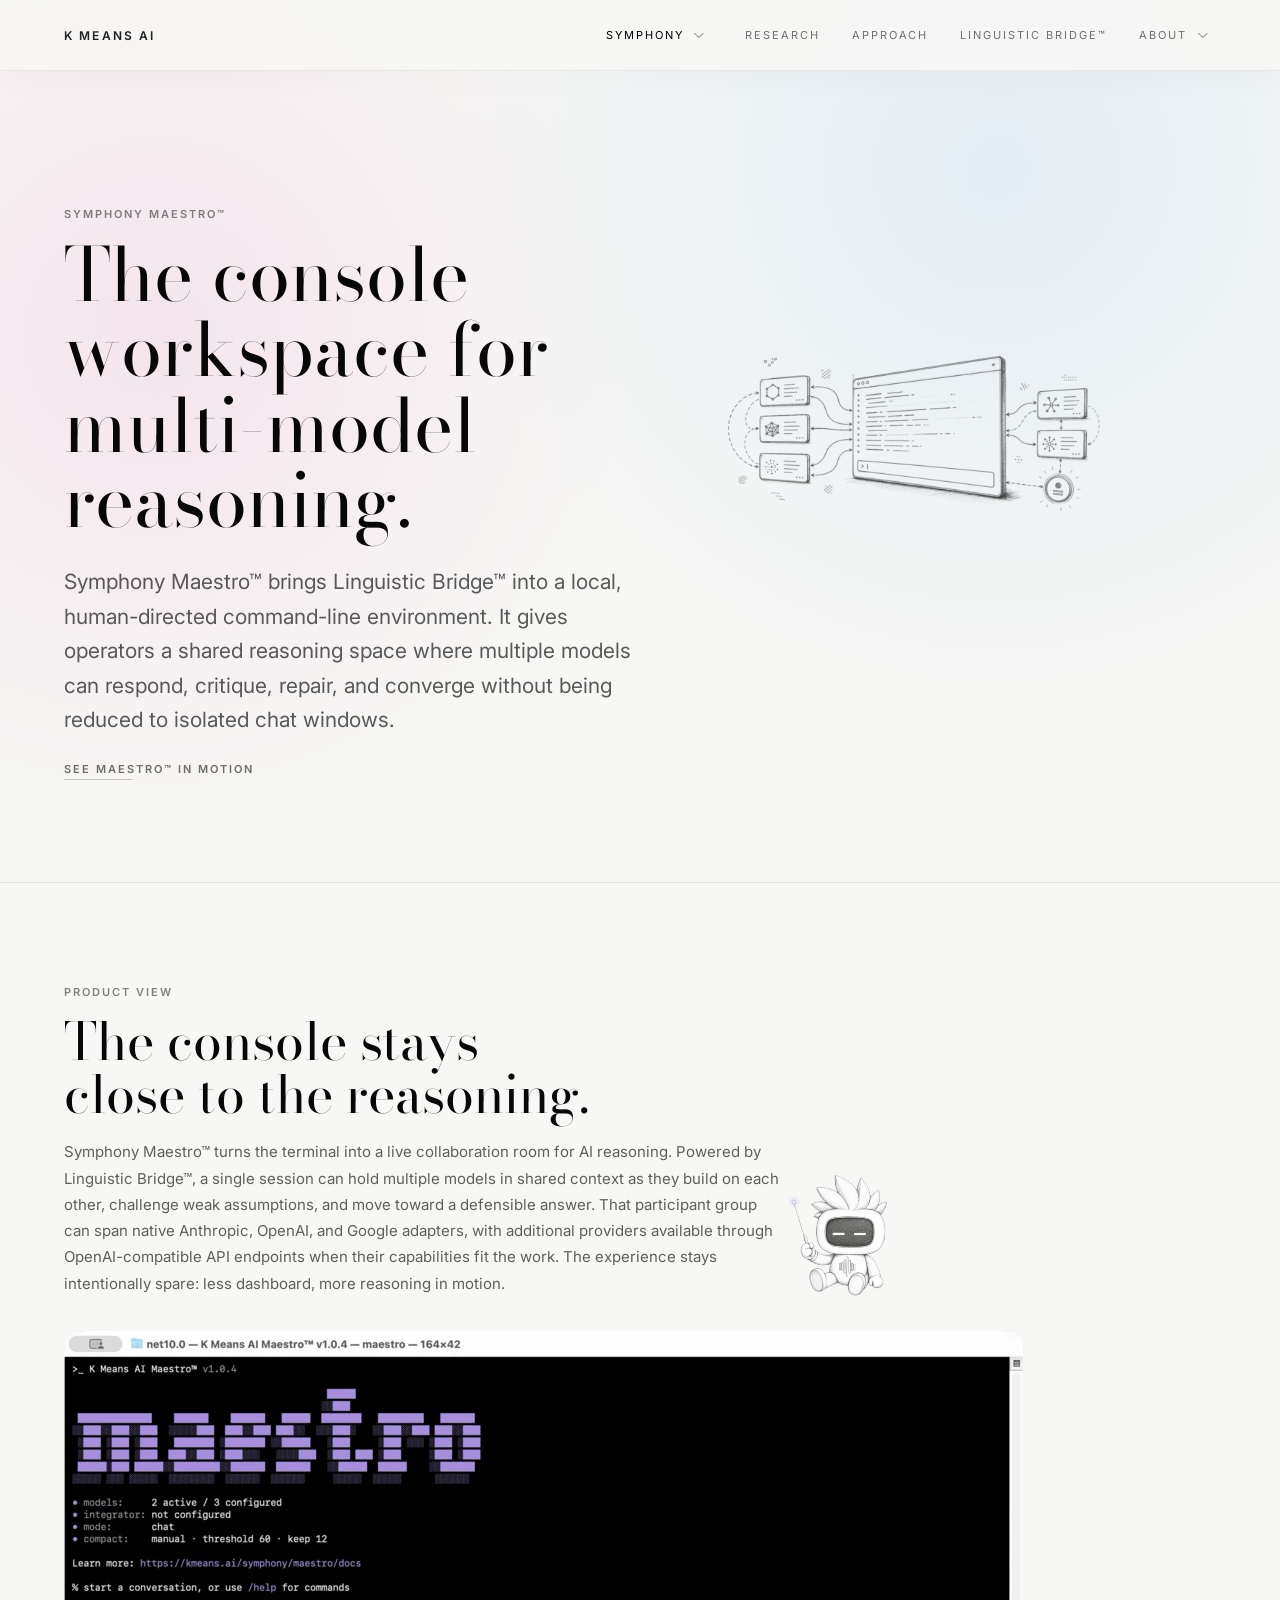
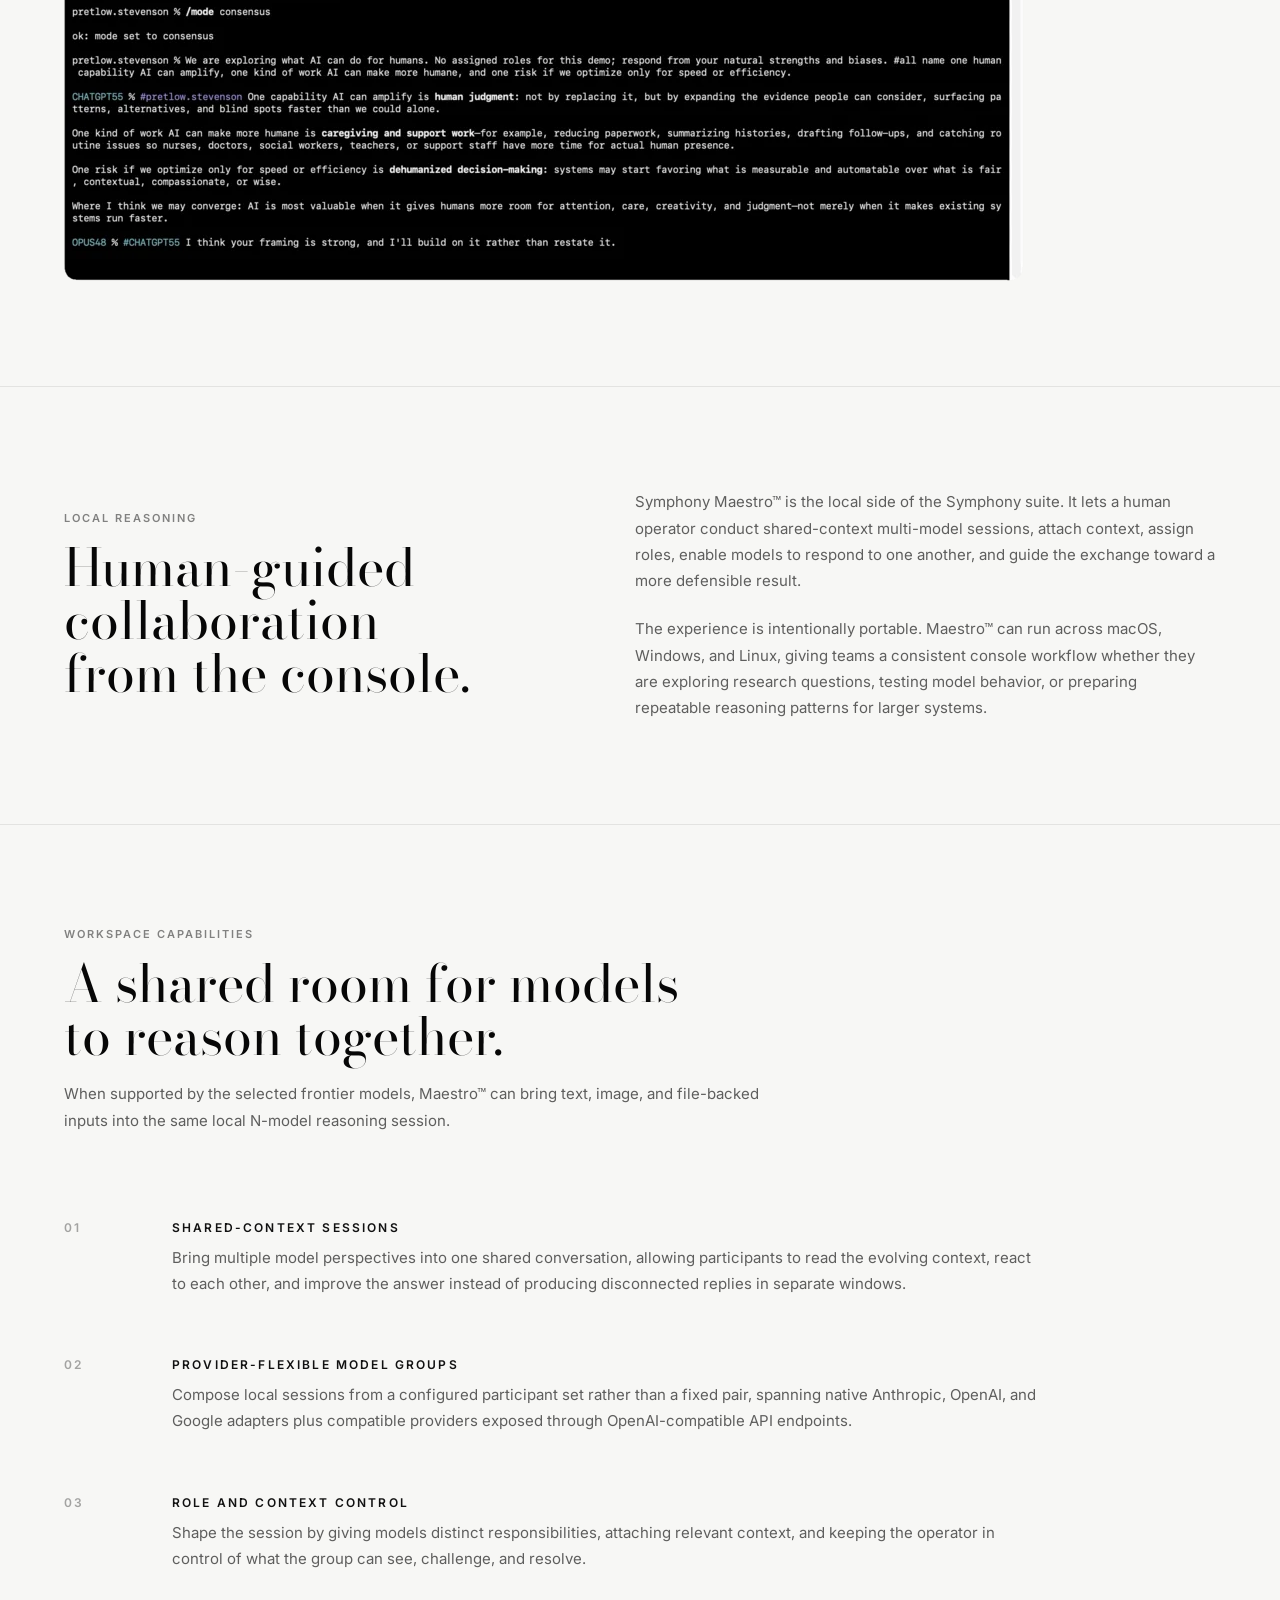
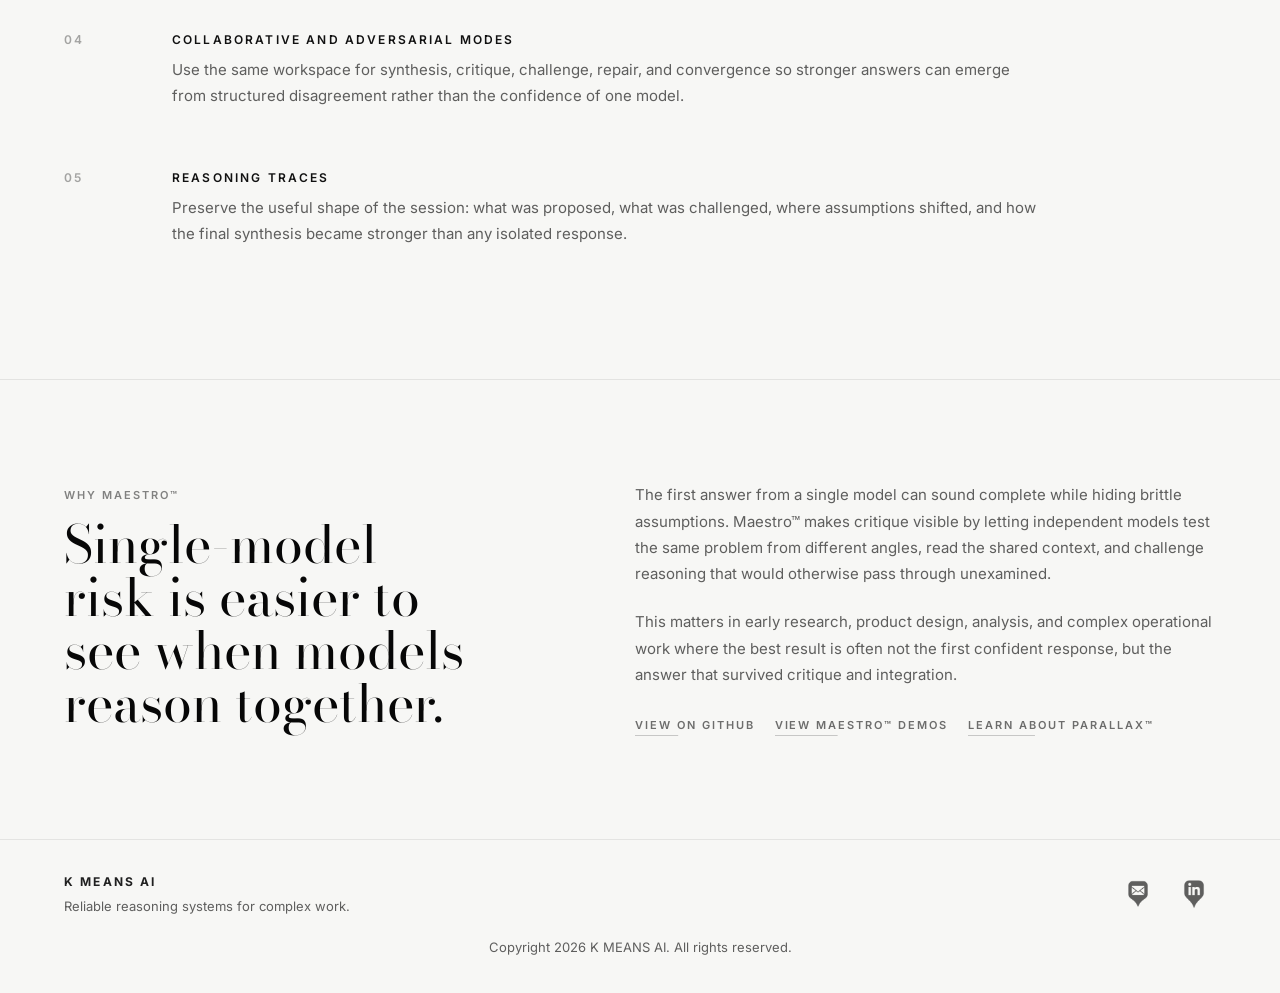
<file: maestro.html>
<!DOCTYPE html>
<html lang="en">

<head>
  <meta charset="UTF-8" />
  <meta name="viewport" content="width=device-width, initial-scale=1.0" />
  <meta name="referrer" content="strict-origin-when-cross-origin" />
  <title>Symphony Maestro™ | Local Multi-Model Reasoning Workspace | K MEANS AI</title>
  <meta
    name="description"
    content="Symphony Maestro™ is the K MEANS AI local command-line workspace for portable, provider-flexible, human-directed shared-context multi-model reasoning through Linguistic Bridge™."
  />
  <meta name="theme-color" content="#f7f7f5" />
  <link rel="canonical" href="https://kmeans.ai/maestro.html" />
  <link rel="icon" type="image/png" href="/assets/images/kmeans-mark.png" />
  <link rel="apple-touch-icon" href="/assets/images/kmeans-mark.png" />
  <meta property="og:type" content="website" />
  <meta property="og:site_name" content="K MEANS AI" />
  <meta property="og:title" content="Symphony Maestro™ | Local Multi-Model Reasoning Workspace | K MEANS AI" />
  <meta property="og:description" content="A portable, provider-flexible command-line workspace for human-directed shared-context multi-model reasoning." />
  <meta property="og:url" content="https://kmeans.ai/maestro.html" />
  <meta property="og:image" content="https://kmeans.ai/assets/images/kmeans-social-card.png" />
  <meta property="og:image:width" content="1200" />
  <meta property="og:image:height" content="630" />
  <meta property="og:image:alt" content="K MEANS AI. Reliable reasoning systems for complex work." />
  <meta name="twitter:card" content="summary_large_image" />
  <meta name="twitter:image" content="https://kmeans.ai/assets/images/kmeans-social-card.png" />
  <meta name="twitter:image:alt" content="K MEANS AI. Reliable reasoning systems for complex work." />
  <script type="application/ld+json">
    {
      "@context": "https://schema.org",
      "@graph": [
        {
          "@type": "Organization",
          "@id": "https://kmeans.ai/#organization",
          "name": "K MEANS AI",
          "url": "https://kmeans.ai/"
        },
        {
          "@type": "SoftwareApplication",
          "@id": "https://kmeans.ai/maestro.html#software",
          "name": "Symphony Maestro",
          "url": "https://kmeans.ai/maestro.html",
          "applicationCategory": "DeveloperApplication",
          "operatingSystem": "macOS, Windows, Linux",
          "description": "A local command-line workspace for portable, provider-flexible, human-directed shared-context multi-model reasoning through Linguistic Bridge.",
          "publisher": { "@id": "https://kmeans.ai/#organization" }
        }
      ]
    }
  </script>
  <script async src="https://www.googletagmanager.com/gtag/js?id=G-HVW5RY02RQ"></script>
  <script>
    window.dataLayer = window.dataLayer || [];
    function gtag(){dataLayer.push(arguments);}
    gtag('js', new Date());
    gtag('config', 'G-HVW5RY02RQ');
  </script>
  <link rel="preconnect" href="https://fonts.googleapis.com" />
  <link rel="preconnect" href="https://fonts.gstatic.com" crossorigin />
  <link href="https://fonts.googleapis.com/css2?family=Bodoni+Moda:wght@400&amp;family=Inter:wght@400;500;600&amp;display=swap" rel="stylesheet">
  <link rel="stylesheet" href="assets/css/site.css?v=polish-2" />
  <link rel="stylesheet" href="assets/css/pages.css?v=maestro-sketch-2" />
  <script defer src="assets/js/site-motion.js?v=polish-2"></script>
</head>

<body>
  <a class="skip-link" href="#main-content">Skip to content</a>
  <header class="site-header">
    <a class="brand-mark" href="index.html">K MEANS AI</a>
    <nav class="site-nav" aria-label="Primary navigation">
      <div class="nav-dropdown is-current" data-menu="symphony">
        <a class="nav-dropdown-link" href="index.html#symphony"><span>Symphony</span></a>
        <div class="nav-menu">
          <a href="maestro.html" aria-current="page">Maestro™ Console</a>
          <a href="parallax.html">Parallax™ Cloud + Studio</a>
        </div>
      </div>
      <a href="research.html">Research</a>
      <a href="approach.html">Approach</a>
      <a href="linguistic-bridge.html">Linguistic Bridge™</a>
      <div class="nav-dropdown" data-menu="about">
        <a class="nav-dropdown-link" href="about.html"><span>About</span></a>
        <div class="nav-menu">
          <a href="mailto:labs@kmeans.ai">E-mail</a>
          <a href="https://www.linkedin.com/company/kmeansai" target="_blank" rel="noopener noreferrer">LinkedIn</a>
        </div>
      </div>
    </nav>
  </header>

  <main id="main-content" tabindex="-1">
    <section class="page-hero page-hero-with-art page-hero-sketch-layout page-hero-maestro" aria-labelledby="maestro-title">
      <div class="page-hero-copy">
        <p class="eyebrow">Symphony Maestro™</p>
        <h1 id="maestro-title">The console workspace for multi-model reasoning.</h1>
        <p>
          Symphony Maestro™ brings Linguistic Bridge™ into a local, human-directed command-line environment. It gives
          operators a shared reasoning space where multiple models can respond, critique, repair, and converge without
          being reduced to isolated chat windows.
        </p>
        <a class="text-link page-hero-link" href="linguistic-bridge.html#demos">See Maestro™ in motion</a>
      </div>
      <div class="page-hero-art page-hero-sketch hero-art-maestro" aria-hidden="true">
        <picture>
          <source type="image/webp" srcset="assets/images/maestro-console-hero-600.webp 600w, assets/images/maestro-console-hero-1200.webp 1200w" sizes="(max-width: 560px) 280px, (max-width: 900px) 520px, 34vw" />
          <img src="assets/images/maestro-console-hero.png" width="1200" height="620" alt="" decoding="async" fetchpriority="high" />
        </picture>
      </div>
    </section>

    <section class="section maestro-workspace-section" aria-labelledby="console-workspace-title">
      <div class="maestro-product-intro">
        <div class="section-heading">
          <p class="eyebrow">Product View</p>
          <h2 id="console-workspace-title">The console stays close to the reasoning.</h2>
          <p class="section-intro">
            Symphony Maestro™ turns the terminal into a live collaboration room for AI reasoning. Powered by Linguistic Bridge™, a
            single session can hold multiple models in shared context as they build on each other, challenge weak assumptions,
            and move toward a defensible answer. That participant group can span native Anthropic, OpenAI, and Google adapters,
            with additional providers available through OpenAI-compatible API endpoints when their capabilities fit the work.
            The experience stays intentionally spare: less dashboard, more reasoning in motion.
          </p>
        </div>
        <figure class="maestro-product-pet" aria-hidden="true">
          <picture>
            <source type="image/webp" srcset="assets/images/pet-260.webp 260w, assets/images/pet-520.webp 520w" sizes="(max-width: 560px) 113px, (max-width: 900px) 124px, 135px" />
            <img src="assets/images/pet-transparent.png" width="1254" height="1254" alt="" loading="lazy" decoding="async" />
          </picture>
          <span class="maestro-baton-spark">
            <i></i><i></i><i></i><i></i><i></i><i></i><i></i><i></i>
          </span>
        </figure>
      </div>
      <a class="maestro-workspace-preview" href="linguistic-bridge.html#demos" aria-label="View Maestro™ demos">
        <picture>
          <source type="image/webp" srcset="assets/images/maestro-console-window-actual-960.webp 960w, assets/images/maestro-console-window-actual-1920.webp 1920w" sizes="(max-width: 1000px) calc(100vw - 40px), 960px" />
          <img
            src="assets/images/maestro-console-window-actual.png"
            width="2372"
            height="1364"
            alt="K Means AI Maestro™ terminal window showing the Maestro™ header, configured models, compact settings, documentation link, and a terminal prompt"
            loading="lazy"
            decoding="async"
          />
        </picture>
      </a>
    </section>

    <section class="section split-section" aria-labelledby="local-title">
      <div>
        <p class="eyebrow">Local Reasoning</p>
        <h2 id="local-title">Human-guided collaboration from the console.</h2>
      </div>
      <div class="text-stack">
        <p>
          Symphony Maestro™ is the local side of the Symphony suite. It lets a human operator conduct shared-context multi-model
          sessions, attach context, assign roles, enable models to respond to one another, and guide the exchange toward a
          more defensible result.
        </p>
        <p>
          The experience is intentionally portable. Maestro™ can run across macOS, Windows, and Linux, giving teams a
          consistent console workflow whether they are exploring research questions, testing model behavior, or preparing
          repeatable reasoning patterns for larger systems.
        </p>
      </div>
    </section>

    <section class="section capability-section" aria-labelledby="workspace-title">
      <div class="section-heading">
        <p class="eyebrow">Workspace Capabilities</p>
        <h2 id="workspace-title">A shared room for models to reason together.</h2>
        <p class="section-intro">
          When supported by the selected frontier models, Maestro™ can bring text, image, and file-backed inputs into the
          same local N-model reasoning session.
        </p>
      </div>
      <div class="capability-list">
        <article class="capability-item">
          <span>01</span>
          <div>
            <h3>Shared-context sessions</h3>
            <p>
              Bring multiple model perspectives into one shared conversation, allowing participants to read the evolving
              context, react to each other, and improve the answer instead of producing disconnected replies in separate windows.
            </p>
          </div>
        </article>
        <article class="capability-item">
          <span>02</span>
          <div>
            <h3>Provider-flexible model groups</h3>
            <p>
              Compose local sessions from a configured participant set rather than a fixed pair, spanning native Anthropic,
              OpenAI, and Google adapters plus compatible providers exposed through OpenAI-compatible API endpoints.
            </p>
          </div>
        </article>
        <article class="capability-item">
          <span>03</span>
          <div>
            <h3>Role and context control</h3>
            <p>
              Shape the session by giving models distinct responsibilities, attaching relevant context, and keeping the
              operator in control of what the group can see, challenge, and resolve.
            </p>
          </div>
        </article>
        <article class="capability-item">
          <span>04</span>
          <div>
            <h3>Collaborative and adversarial modes</h3>
            <p>
              Use the same workspace for synthesis, critique, challenge, repair, and convergence so stronger answers can
              emerge from structured disagreement rather than the confidence of one model.
            </p>
          </div>
        </article>
        <article class="capability-item">
          <span>05</span>
          <div>
            <h3>Reasoning traces</h3>
            <p>
              Preserve the useful shape of the session: what was proposed, what was challenged, where assumptions shifted,
              and how the final synthesis became stronger than any isolated response.
            </p>
          </div>
        </article>
      </div>
    </section>

    <section class="section split-section" aria-labelledby="single-model-title">
      <div>
        <p class="eyebrow">Why Maestro™</p>
        <h2 id="single-model-title">Single-model risk is easier to see when models reason together.</h2>
      </div>
      <div class="text-stack">
        <p>
          The first answer from a single model can sound complete while hiding brittle assumptions. Maestro™ makes critique
          visible by letting independent models test the same problem from different angles, read the shared context, and
          challenge reasoning that would otherwise pass through unexamined.
        </p>
        <p>
          This matters in early research, product design, analysis, and complex operational work where the best result is
          often not the first confident response, but the answer that survived critique and integration.
        </p>
        <div class="section-actions">
          <a
            class="text-link section-link"
            href="https://github.com/pretlow-stevenson/K.Means.Maestro.Releases"
            target="_blank"
            rel="noopener noreferrer"
          >View on GitHub</a>
          <a class="text-link section-link" href="linguistic-bridge.html#demos">View Maestro™ demos</a>
          <a class="text-link section-link" href="parallax.html">Learn about Parallax™</a>
        </div>
      </div>
    </section>

  </main>

  <footer class="site-footer">
    <div>
      <strong>K MEANS AI</strong>
      <p>Reliable reasoning systems for complex work.</p>
    </div>
    <div class="footer-links">
      <a class="footer-image-link" href="mailto:labs@kmeans.ai" aria-label="E-mail K MEANS AI">
        <img src="assets/images/km-emailus.png" width="256" height="384" alt="" loading="lazy" decoding="async" />
        <span class="visually-hidden">E-mail</span>
      </a>
      <a class="footer-image-link" href="https://www.linkedin.com/company/kmeansai" target="_blank" rel="noopener noreferrer" aria-label="K MEANS AI on LinkedIn">
        <img src="assets/images/km-linkedin.png" width="256" height="384" alt="" loading="lazy" decoding="async" />
        <span class="visually-hidden">LinkedIn</span>
      </a>
    </div>
    <p class="footer-copyright">Copyright 2026 K MEANS AI. All rights reserved.</p>
  </footer>
</body>

</html>
</file>
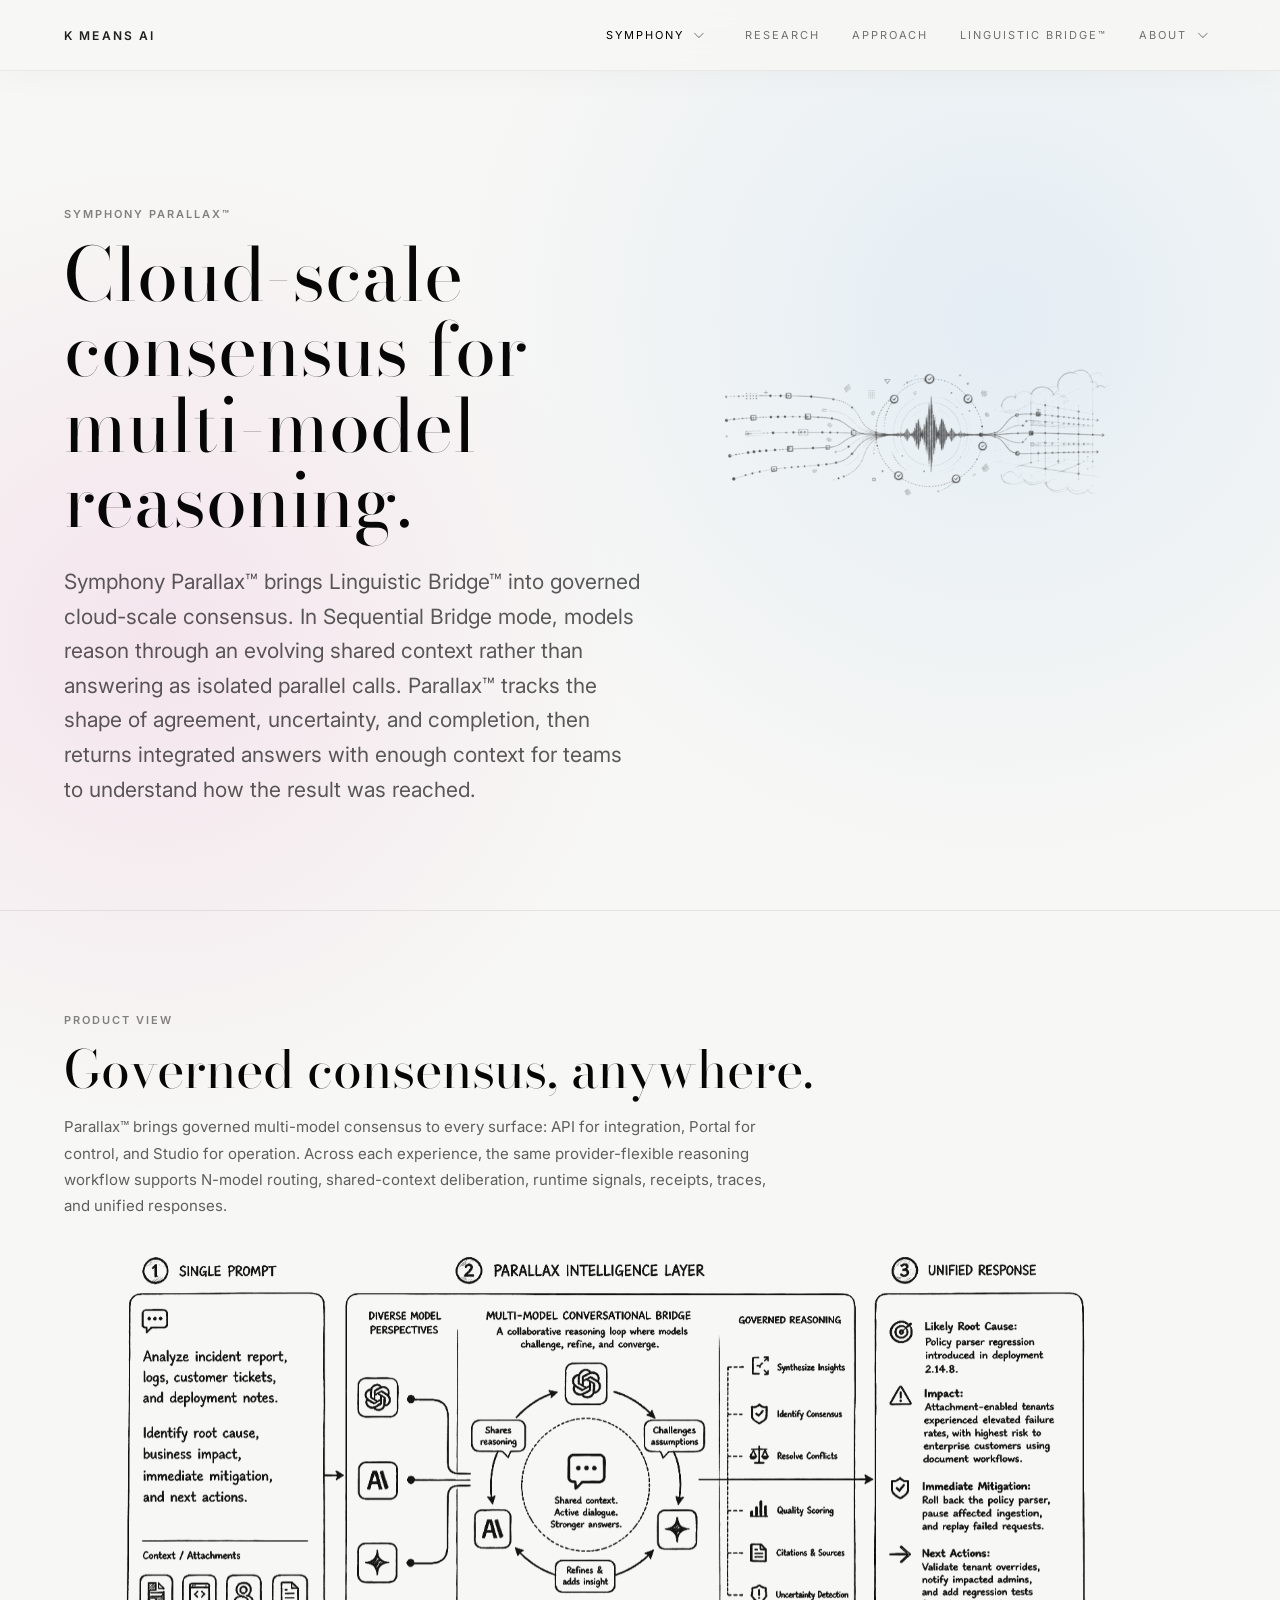
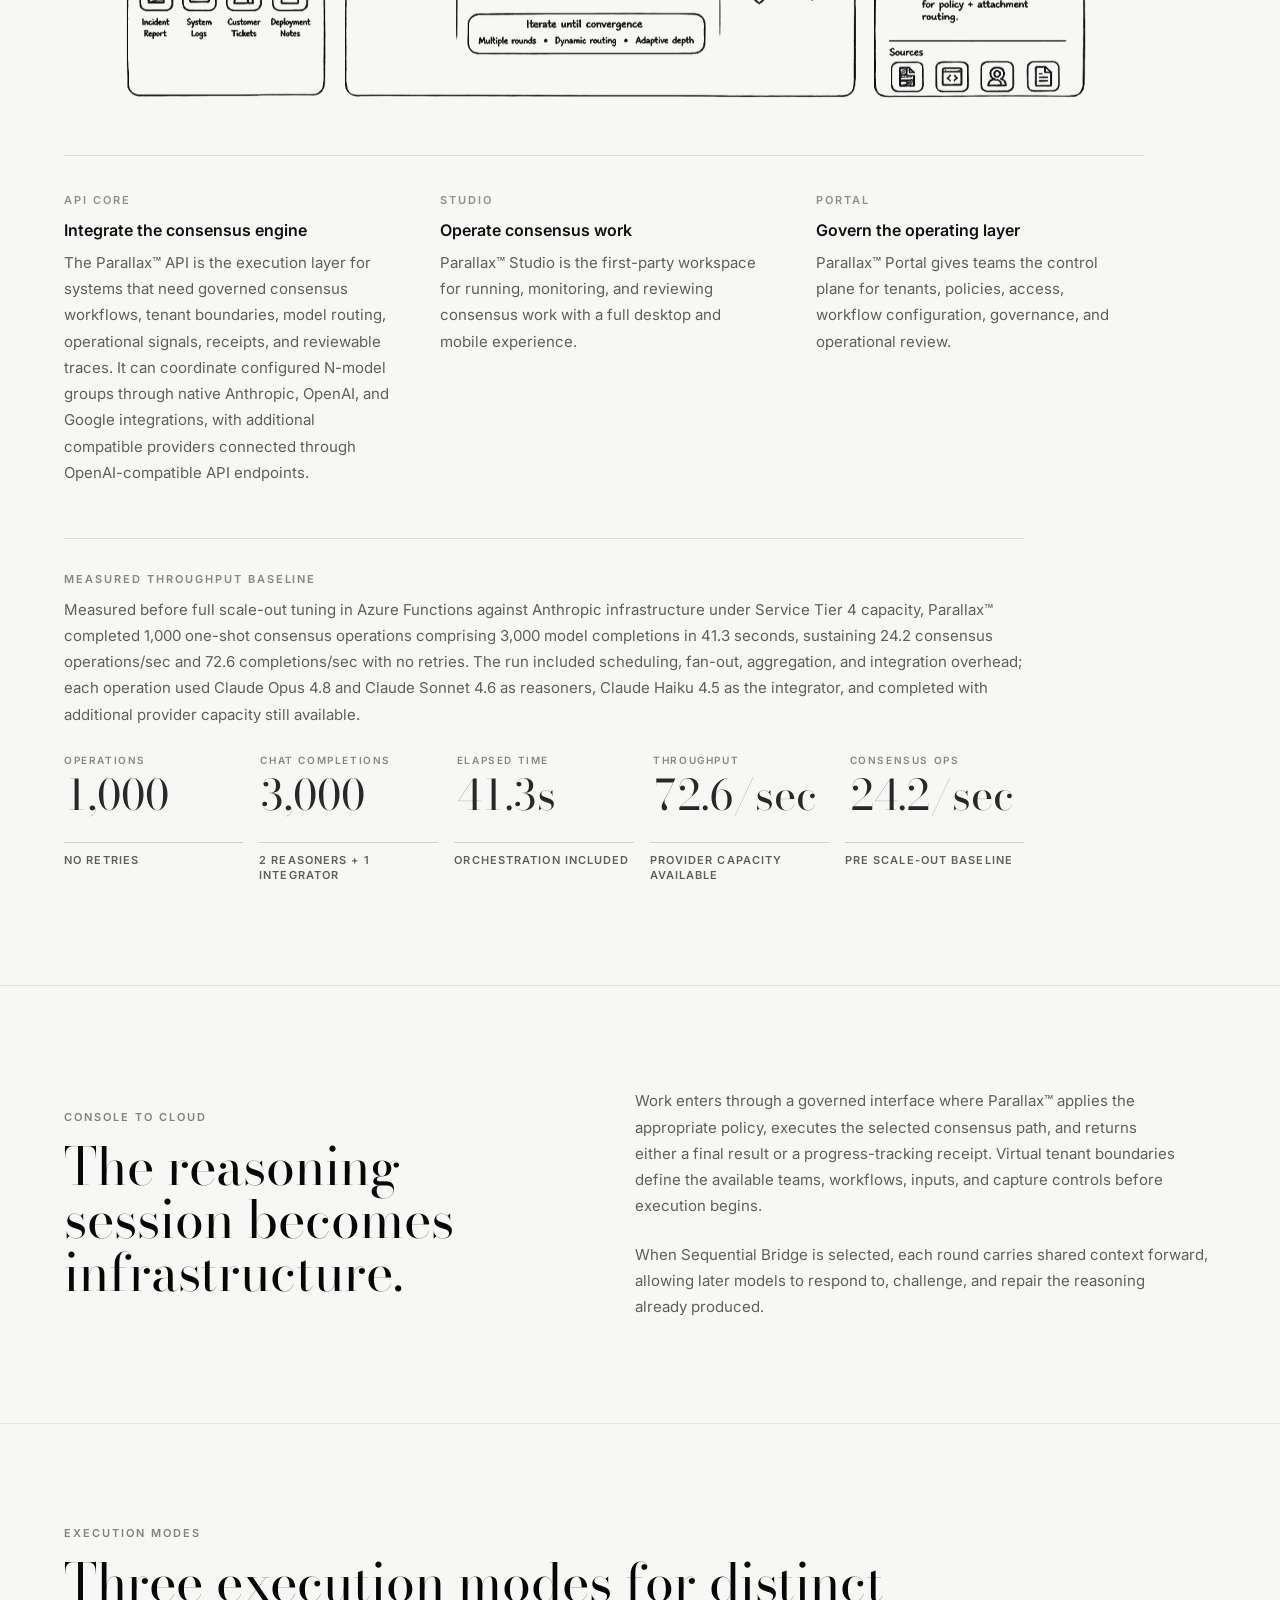
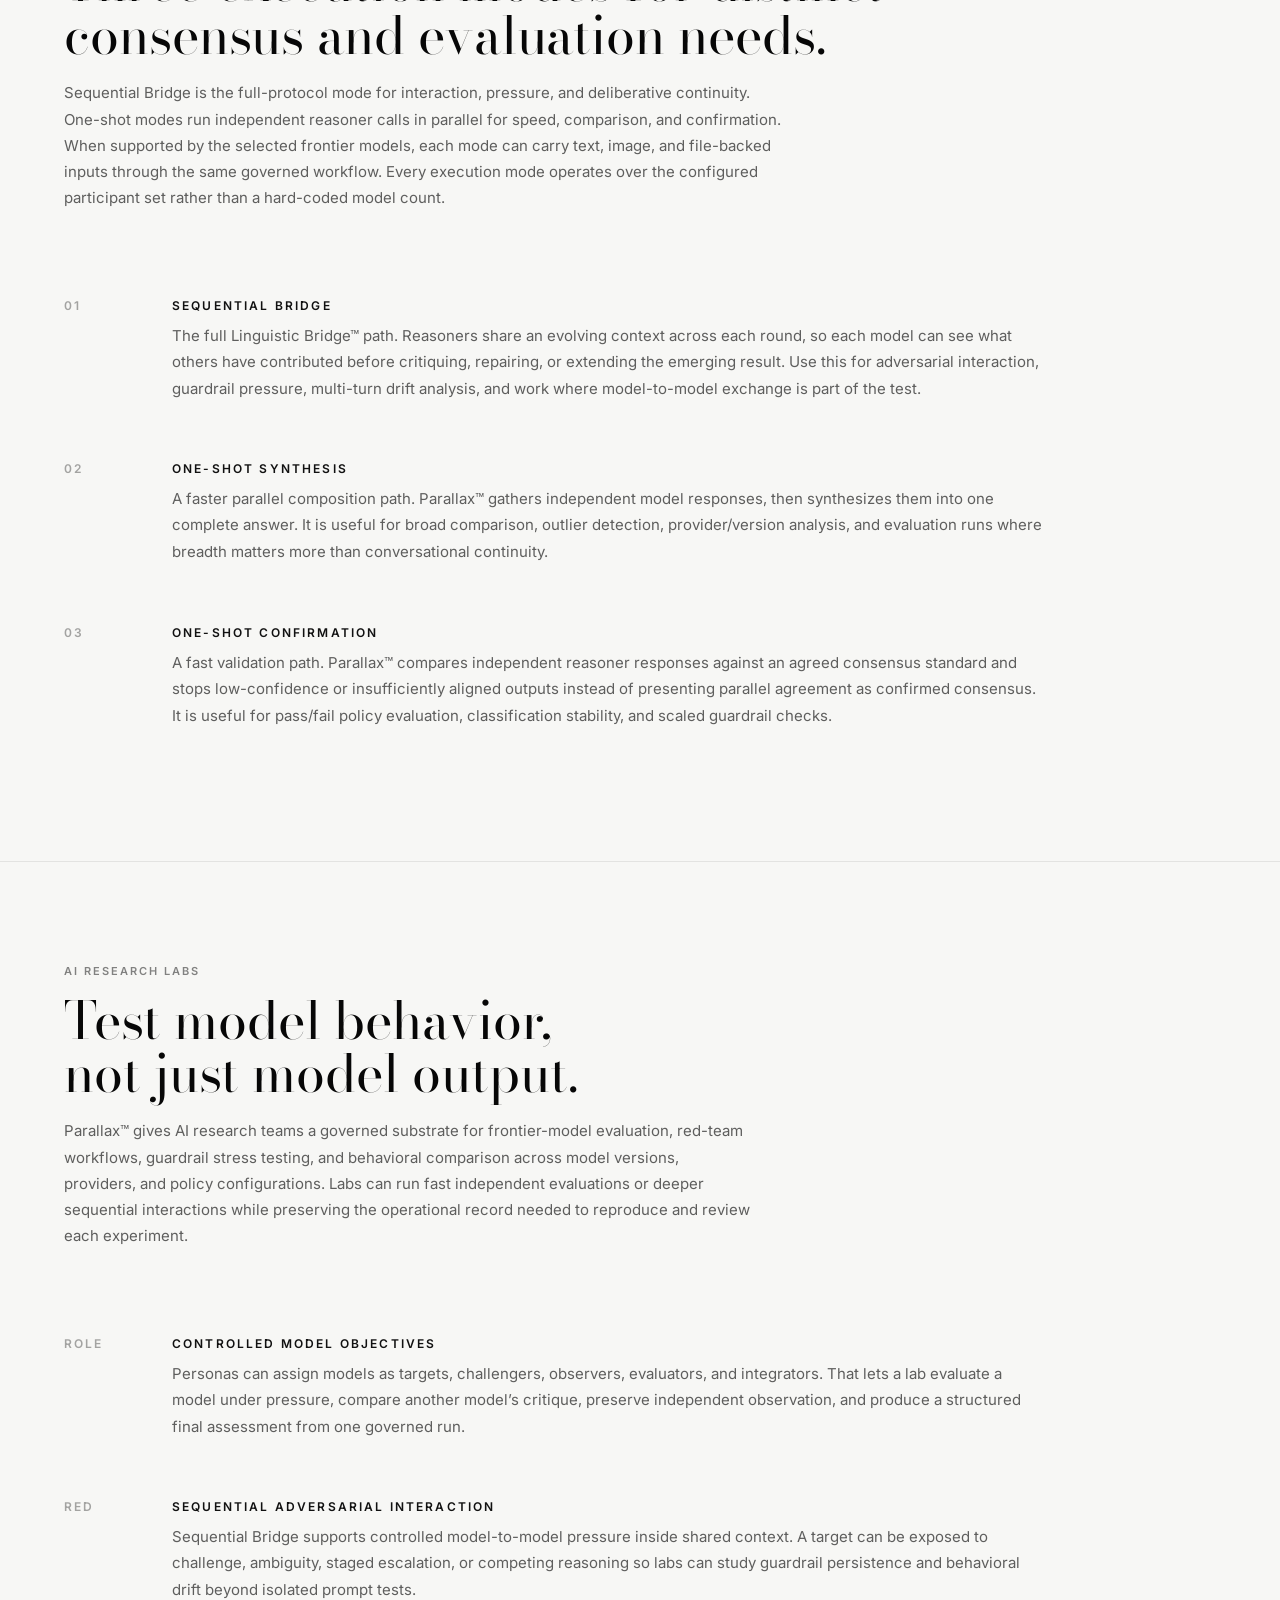
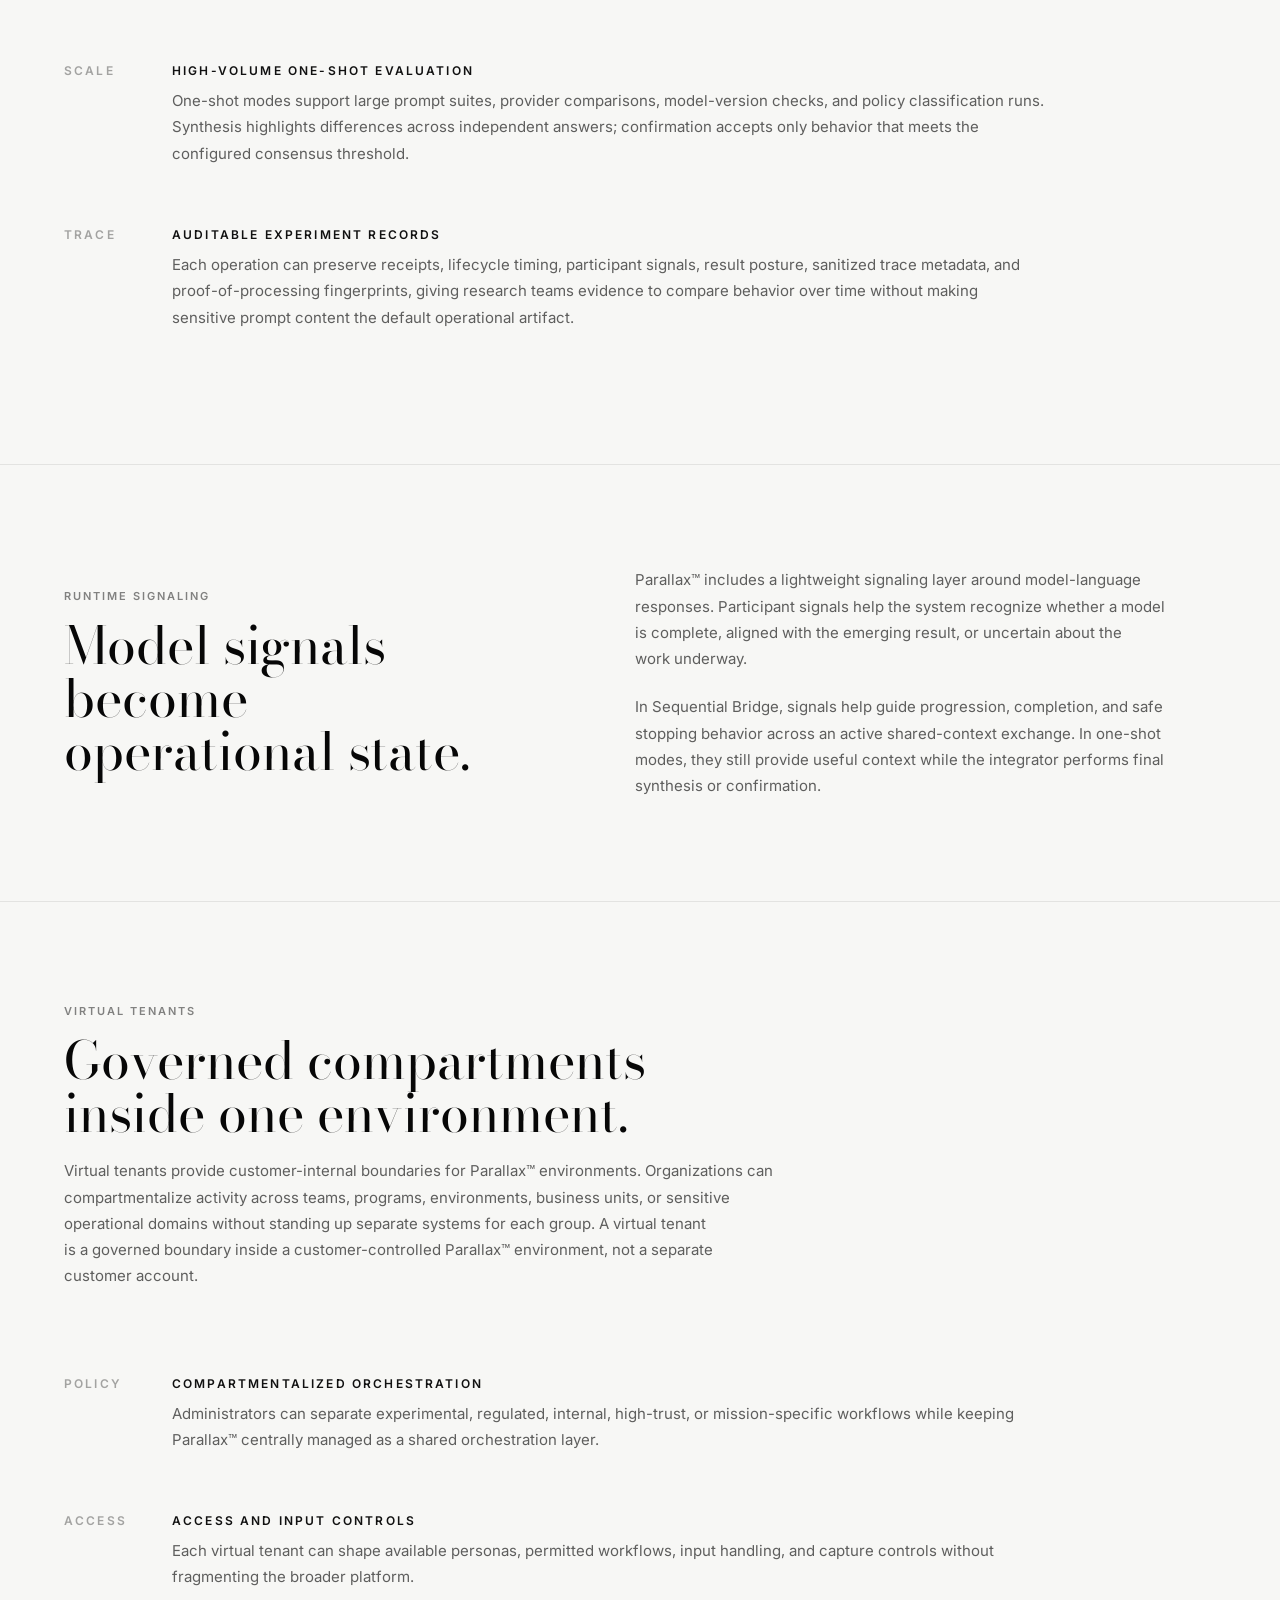
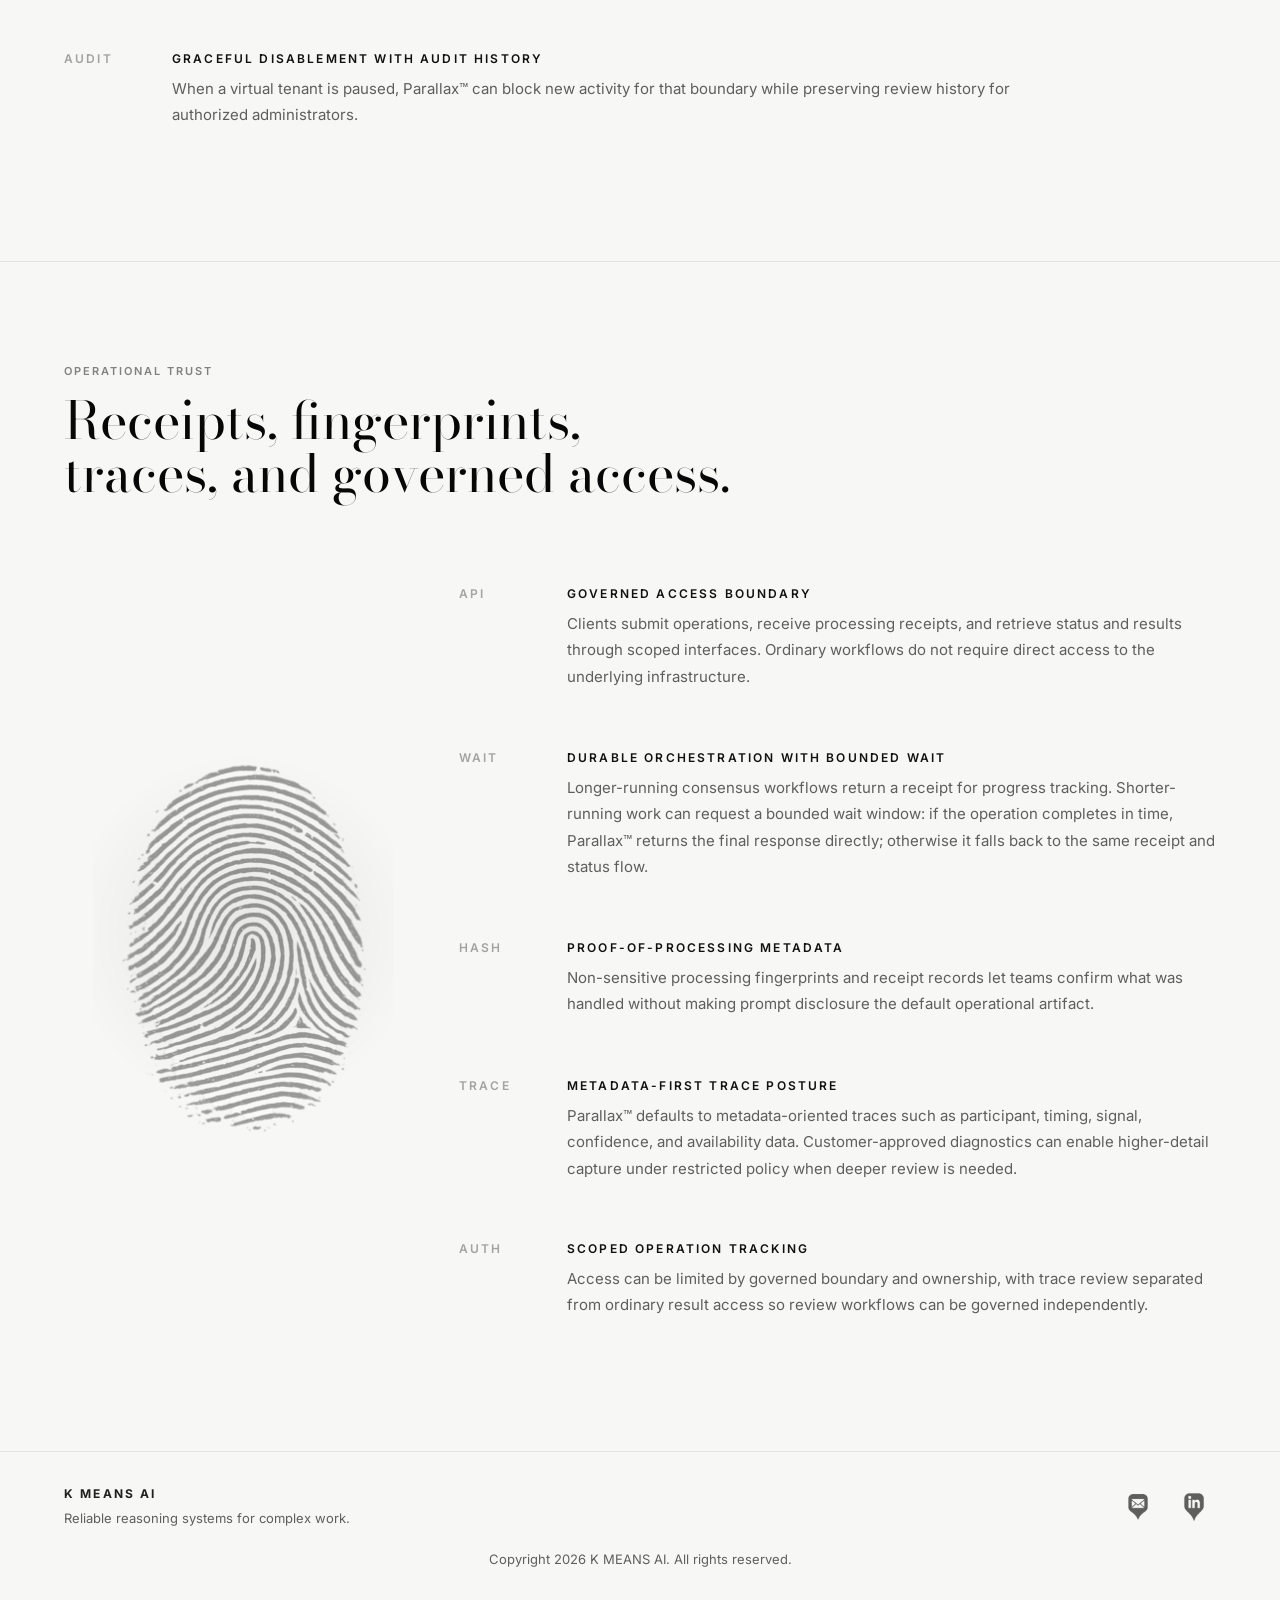
<file: parallax.html>
<!DOCTYPE html>
<html lang="en">

<head>
  <meta charset="UTF-8" />
  <meta name="viewport" content="width=device-width, initial-scale=1.0" />
  <meta name="referrer" content="strict-origin-when-cross-origin" />
  <title>Symphony Parallax™ | Cloud-Scale Consensus Engine | K MEANS AI</title>
  <meta
    name="description"
    content="Symphony Parallax™ is the K MEANS AI cloud-scale consensus engine for governed N-model reasoning, frontier-model evaluation, shared-context deliberation, runtime signaling, and multimodal inputs."
  />
  <meta name="theme-color" content="#f7f7f5" />
  <link rel="canonical" href="https://kmeans.ai/parallax.html" />
  <link rel="icon" type="image/png" href="/assets/images/kmeans-mark.png" />
  <link rel="apple-touch-icon" href="/assets/images/kmeans-mark.png" />
  <meta property="og:type" content="website" />
  <meta property="og:site_name" content="K MEANS AI" />
  <meta property="og:title" content="Symphony Parallax™ | Cloud-Scale Consensus Engine | K MEANS AI" />
  <meta property="og:description" content="Cloud-scale consensus for governed N-model reasoning, frontier-model evaluation, shared-context deliberation, and traceable workflows." />
  <meta property="og:url" content="https://kmeans.ai/parallax.html" />
  <meta property="og:image" content="https://kmeans.ai/assets/images/kmeans-social-card.png" />
  <meta property="og:image:width" content="1200" />
  <meta property="og:image:height" content="630" />
  <meta property="og:image:alt" content="K MEANS AI. Reliable reasoning systems for complex work." />
  <meta name="twitter:card" content="summary_large_image" />
  <meta name="twitter:image" content="https://kmeans.ai/assets/images/kmeans-social-card.png" />
  <meta name="twitter:image:alt" content="K MEANS AI. Reliable reasoning systems for complex work." />
  <script type="application/ld+json">
    {
      "@context": "https://schema.org",
      "@graph": [
        {
          "@type": "Organization",
          "@id": "https://kmeans.ai/#organization",
          "name": "K MEANS AI",
          "url": "https://kmeans.ai/"
        },
        {
          "@type": "SoftwareApplication",
          "@id": "https://kmeans.ai/parallax.html#software",
          "name": "Symphony Parallax",
          "url": "https://kmeans.ai/parallax.html",
          "applicationCategory": "BusinessApplication",
          "operatingSystem": "Cloud",
          "description": "An API-first cloud-scale consensus engine for governed N-model reasoning, frontier-model evaluation, shared-context deliberation, runtime signaling, and traceable workflows.",
          "publisher": { "@id": "https://kmeans.ai/#organization" }
        }
      ]
    }
  </script>
  <script async src="https://www.googletagmanager.com/gtag/js?id=G-HVW5RY02RQ"></script>
  <script>
    window.dataLayer = window.dataLayer || [];
    function gtag(){dataLayer.push(arguments);}
    gtag('js', new Date());
    gtag('config', 'G-HVW5RY02RQ');
  </script>
  <link rel="preconnect" href="https://fonts.googleapis.com" />
  <link rel="preconnect" href="https://fonts.gstatic.com" crossorigin />
  <link href="https://fonts.googleapis.com/css2?family=Bodoni+Moda:wght@400&amp;family=Inter:wght@400;500;600&amp;display=swap" rel="stylesheet">
  <link rel="stylesheet" href="assets/css/site.css?v=polish-2" />
  <link rel="stylesheet" href="assets/css/pages.css?v=polish-2" />
  <script defer src="assets/js/site-motion.js?v=polish-2"></script>
</head>

<body>
  <a class="skip-link" href="#main-content">Skip to content</a>
  <header class="site-header">
    <a class="brand-mark" href="index.html">K MEANS AI</a>
    <nav class="site-nav" aria-label="Primary navigation">
      <div class="nav-dropdown is-current" data-menu="symphony">
        <a class="nav-dropdown-link" href="index.html#symphony"><span>Symphony</span></a>
        <div class="nav-menu">
          <a href="maestro.html">Maestro™ Console</a>
          <a href="parallax.html" aria-current="page">Parallax™ Cloud + Studio</a>
        </div>
      </div>
      <a href="research.html">Research</a>
      <a href="approach.html">Approach</a>
      <a href="linguistic-bridge.html">Linguistic Bridge™</a>
      <div class="nav-dropdown" data-menu="about">
        <a class="nav-dropdown-link" href="about.html"><span>About</span></a>
        <div class="nav-menu">
          <a href="mailto:labs@kmeans.ai">E-mail</a>
          <a href="https://www.linkedin.com/company/kmeansai" target="_blank" rel="noopener noreferrer">LinkedIn</a>
        </div>
      </div>
    </nav>
  </header>

  <main id="main-content" tabindex="-1">
    <section class="page-hero page-hero-with-art page-hero-sketch-layout" aria-labelledby="parallax-title">
      <div class="page-hero-copy">
        <p class="eyebrow">Symphony Parallax™</p>
        <h1 id="parallax-title">Cloud-scale consensus for multi-model reasoning.</h1>
        <p>
          Symphony Parallax™ brings Linguistic Bridge™ into governed cloud-scale consensus. In Sequential Bridge mode, models
          reason through an evolving shared context rather than answering as isolated parallel calls. Parallax™ tracks the
          shape of agreement, uncertainty, and completion, then returns integrated answers with enough context for teams to
          understand how the result was reached.
        </p>
      </div>
      <div class="page-hero-art page-hero-sketch hero-art-parallax" aria-hidden="true">
        <picture>
          <source type="image/webp" srcset="assets/images/parallax-signal-hero-600.webp 600w, assets/images/parallax-signal-hero-1200.webp 1200w" sizes="(max-width: 560px) 280px, (max-width: 900px) 520px, 34vw" />
          <img src="assets/images/parallax-signal-hero.png" width="1200" height="620" alt="" decoding="async" fetchpriority="high" />
        </picture>
      </div>
    </section>

    <section class="section parallax-intelligence-section" aria-labelledby="parallax-intelligence-title">
      <div class="section-heading">
        <p class="eyebrow">Product View</p>
        <h2 id="parallax-intelligence-title">Governed consensus, anywhere.</h2>
        <p class="section-intro">
          Parallax™ brings governed multi-model consensus to every surface: API for integration, Portal for control, and
          Studio for operation. Across each experience, the same provider-flexible reasoning workflow supports N-model
          routing, shared-context deliberation, runtime signals, receipts, traces, and unified responses.
        </p>
      </div>
      <div class="parallax-intelligence-preview">
        <picture>
          <source type="image/webp" srcset="assets/images/parallax-intelligence-layer-overview-800.webp 800w, assets/images/parallax-intelligence-layer-overview-1600.webp 1600w" sizes="(max-width: 1120px) calc(100vw - 40px), 1080px" />
          <img
            src="assets/images/parallax-intelligence-layer-overview.png"
            width="1600"
            height="663"
            alt="Parallax™ intelligence layer diagram showing a single prompt moving through multi-model reasoning, governed evaluation, and a unified response"
            loading="lazy"
            decoding="async"
          />
        </picture>
      </div>
      <div class="parallax-surface-list" aria-label="Parallax platform surfaces">
        <article>
          <span>API Core</span>
          <h3>Integrate the consensus engine</h3>
          <p>
            The Parallax™ API is the execution layer for systems that need governed consensus workflows, tenant boundaries,
            model routing, operational signals, receipts, and reviewable traces. It can coordinate configured N-model groups
            through native Anthropic, OpenAI, and Google integrations, with additional compatible providers connected through
            OpenAI-compatible API endpoints.
          </p>
        </article>
        <article>
          <span>Studio</span>
          <h3>Operate consensus work</h3>
          <p>
            Parallax™ Studio is the first-party workspace for running, monitoring, and reviewing consensus work with a full
            desktop and mobile experience.
          </p>
        </article>
        <article>
          <span>Portal</span>
          <h3>Govern the operating layer</h3>
          <p>
            Parallax™ Portal gives teams the control plane for tenants, policies, access, workflow configuration, governance,
            and operational review.
          </p>
        </article>
      </div>
      <div class="parallax-throughput-proof" aria-label="Parallax measured throughput baseline">
        <span class="parallax-throughput-label">Measured Throughput Baseline</span>
        <p>
          Measured before full scale-out tuning in Azure Functions against Anthropic infrastructure under Service Tier 4
          capacity, Parallax™ completed 1,000 one-shot consensus operations comprising 3,000 model completions in 41.3
          seconds, sustaining 24.2 consensus operations/sec and 72.6 completions/sec with no retries. The run included
          scheduling, fan-out, aggregation, and integration overhead; each operation used Claude Opus 4.8 and Claude
          Sonnet 4.6 as reasoners, Claude Haiku 4.5 as the integrator, and completed with additional provider capacity
          still available.
        </p>
        <dl class="parallax-throughput-stats" data-count-up aria-label="Measured throughput results">
          <div>
            <dt>Operations</dt>
            <dd data-count-to="1000">1,000</dd>
          </div>
          <div>
            <dt>Chat Completions</dt>
            <dd data-count-to="3000">3,000</dd>
          </div>
          <div>
            <dt>Elapsed Time</dt>
            <dd data-count-to="41.3" data-count-decimals="1" data-count-suffix="s">41.3s</dd>
          </div>
          <div>
            <dt>Throughput</dt>
            <dd data-count-to="72.6" data-count-decimals="1" data-count-suffix="/sec">72.6/sec</dd>
          </div>
          <div>
            <dt>Consensus Ops</dt>
            <dd data-count-to="24.2" data-count-decimals="1" data-count-suffix="/sec">24.2/sec</dd>
          </div>
        </dl>
        <div class="parallax-proof-badges" aria-label="Measured run conditions">
          <span>No retries</span>
          <span>2 reasoners + 1 integrator</span>
          <span>Orchestration included</span>
          <span>Provider capacity available</span>
          <span>Pre scale-out baseline</span>
        </div>
      </div>
    </section>

    <section class="section split-section" aria-labelledby="cloud-title">
      <div>
        <p class="eyebrow">Console To Cloud</p>
        <h2 id="cloud-title">The reasoning session becomes infrastructure.</h2>
      </div>
      <div class="text-stack">
        <p>Work enters through a governed interface where Parallax™ applies the appropriate policy, executes the selected consensus path, and returns either a final result or a progress-tracking receipt. Virtual tenant boundaries define the available teams, workflows, inputs, and capture controls before execution begins.</p>
        <p>When Sequential Bridge is selected, each round carries shared context forward, allowing later models to respond to, challenge, and repair the reasoning already produced.</p>
      </div>
    </section>

    <section class="section capability-section" aria-labelledby="modes-title">
      <div class="section-heading">
        <p class="eyebrow">Execution Modes</p>
        <h2 id="modes-title">Three execution modes for distinct consensus and evaluation needs.</h2>
        <p class="section-intro">
          Sequential Bridge is the full-protocol mode for interaction, pressure, and deliberative continuity. One-shot
          modes run independent reasoner calls in parallel for speed, comparison, and confirmation. When supported by the
          selected frontier models, each mode can carry text, image, and file-backed inputs through the same governed
          workflow. Every execution mode operates over the configured participant set rather than a hard-coded model count.
        </p>
      </div>
      <div class="capability-list">
        <article class="capability-item">
          <span>01</span>
          <div>
            <h3>Sequential Bridge</h3>
            <p>
              The full Linguistic Bridge™ path. Reasoners share an evolving context across each round, so each model can see
              what others have contributed before critiquing, repairing, or extending the emerging result. Use this for
              adversarial interaction, guardrail pressure, multi-turn drift analysis, and work where model-to-model exchange
              is part of the test.
            </p>
          </div>
        </article>
        <article class="capability-item">
          <span>02</span>
          <div>
            <h3>One-Shot Synthesis</h3>
            <p>
              A faster parallel composition path. Parallax™ gathers independent model responses, then synthesizes them into
              one complete answer. It is useful for broad comparison, outlier detection, provider/version analysis, and
              evaluation runs where breadth matters more than conversational continuity.
            </p>
          </div>
        </article>
        <article class="capability-item">
          <span>03</span>
          <div>
            <h3>One-Shot Confirmation</h3>
            <p>
              A fast validation path. Parallax™ compares independent reasoner responses against an agreed consensus standard
              and stops low-confidence or insufficiently aligned outputs instead of presenting parallel agreement as confirmed
              consensus. It is useful for pass/fail policy evaluation, classification stability, and scaled guardrail checks.
            </p>
          </div>
        </article>
      </div>
    </section>

    <section class="section capability-section" aria-labelledby="research-labs-title">
      <div class="section-heading">
        <p class="eyebrow">AI Research Labs</p>
        <h2 id="research-labs-title">Test model behavior, not just model output.</h2>
        <p class="section-intro">
          Parallax™ gives AI research teams a governed substrate for frontier-model evaluation, red-team workflows,
          guardrail stress testing, and behavioral comparison across model versions, providers, and policy configurations.
          Labs can run fast independent evaluations or deeper sequential interactions while preserving the operational record
          needed to reproduce and review each experiment.
        </p>
      </div>
      <div class="capability-list">
        <article class="capability-item">
          <span>ROLE</span>
          <div>
            <h3>Controlled model objectives</h3>
            <p>
              Personas can assign models as targets, challengers, observers, evaluators, and integrators. That lets a lab
              evaluate a model under pressure, compare another model’s critique, preserve independent observation, and
              produce a structured final assessment from one governed run.
            </p>
          </div>
        </article>
        <article class="capability-item">
          <span>RED</span>
          <div>
            <h3>Sequential adversarial interaction</h3>
            <p>
              Sequential Bridge supports controlled model-to-model pressure inside shared context. A target can be exposed
              to challenge, ambiguity, staged escalation, or competing reasoning so labs can study guardrail persistence and
              behavioral drift beyond isolated prompt tests.
            </p>
          </div>
        </article>
        <article class="capability-item">
          <span>SCALE</span>
          <div>
            <h3>High-volume one-shot evaluation</h3>
            <p>
              One-shot modes support large prompt suites, provider comparisons, model-version checks, and policy
              classification runs. Synthesis highlights differences across independent answers; confirmation accepts only
              behavior that meets the configured consensus threshold.
            </p>
          </div>
        </article>
        <article class="capability-item">
          <span>TRACE</span>
          <div>
            <h3>Auditable experiment records</h3>
            <p>
              Each operation can preserve receipts, lifecycle timing, participant signals, result posture, sanitized trace
              metadata, and proof-of-processing fingerprints, giving research teams evidence to compare behavior over time
              without making sensitive prompt content the default operational artifact.
            </p>
          </div>
        </article>
      </div>
    </section>

    <section class="section split-section" aria-labelledby="signaling-title">
      <div>
        <p class="eyebrow">Runtime Signaling</p>
        <h2 id="signaling-title">Model signals become operational state.</h2>
      </div>
      <div class="text-stack">
        <p>
          Parallax™ includes a lightweight signaling layer around model-language responses. Participant signals help the system
          recognize whether a model is complete, aligned with the emerging result, or uncertain about the work underway.
        </p>
        <p>
          In Sequential Bridge, signals help guide progression, completion, and safe stopping behavior across an active
          shared-context exchange. In one-shot modes, they still provide useful context while the integrator performs final
          synthesis or confirmation.
        </p>
      </div>
    </section>

    <section class="section capability-section" aria-labelledby="tenants-title">
      <div class="section-heading">
        <p class="eyebrow">Virtual Tenants</p>
        <h2 id="tenants-title">Governed compartments inside one environment.</h2>
        <p class="section-intro">
          Virtual tenants provide customer-internal boundaries for Parallax™ environments. Organizations can compartmentalize
          activity across teams, programs, environments, business units, or sensitive operational domains without standing up
          separate systems for each group. A virtual tenant is a governed boundary inside a customer-controlled Parallax™
          environment, not a separate customer account.
        </p>
      </div>
      <div class="capability-list">
        <article class="capability-item">
          <span>POLICY</span>
          <div>
            <h3>Compartmentalized orchestration</h3>
            <p>
              Administrators can separate experimental, regulated, internal, high-trust, or mission-specific workflows
              while keeping Parallax™ centrally managed as a shared orchestration layer.
            </p>
          </div>
        </article>
        <article class="capability-item">
          <span>ACCESS</span>
          <div>
            <h3>Access and input controls</h3>
            <p>
              Each virtual tenant can shape available personas, permitted workflows, input handling, and capture controls
              without fragmenting the broader platform.
            </p>
          </div>
        </article>
        <article class="capability-item">
          <span>AUDIT</span>
          <div>
            <h3>Graceful disablement with audit history</h3>
            <p>
              When a virtual tenant is paused, Parallax™ can block new activity for that boundary while preserving review
              history for authorized administrators.
            </p>
          </div>
        </article>
      </div>
    </section>

    <section class="section capability-section" aria-labelledby="trust-title">
      <div class="section-heading">
        <p class="eyebrow">Operational Trust</p>
        <h2 id="trust-title">Receipts, fingerprints, traces, and governed access.</h2>
      </div>
      <div class="parallax-trust-layout">
        <figure class="parallax-fingerprint-visual">
          <picture>
            <source type="image/webp" srcset="assets/images/parallax-fingerprint-360.webp 360w, assets/images/parallax-fingerprint-720.webp 720w" sizes="(max-width: 560px) 260px, (max-width: 900px) 330px, 28vw" />
            <img
              src="assets/images/parallax-fingerprint.png"
              width="720"
              height="1080"
              alt="Fingerprint sketch representing proof-of-processing metadata and receipt verification"
              loading="lazy"
              decoding="async"
            />
          </picture>
        </figure>
        <div class="capability-list">
          <article class="capability-item">
            <span>API</span>
            <div>
              <h3>Governed access boundary</h3>
              <p>
                Clients submit operations, receive processing receipts, and retrieve status and results through scoped interfaces.
                Ordinary workflows do not require direct access to the underlying infrastructure.
              </p>
            </div>
          </article>
          <article class="capability-item">
            <span>WAIT</span>
            <div>
              <h3>Durable orchestration with bounded wait</h3>
              <p>
                Longer-running consensus workflows return a receipt for progress tracking. Shorter-running work can request
                a bounded wait window: if the operation completes in time, Parallax™ returns the final response directly;
                otherwise it falls back to the same receipt and status flow.
              </p>
            </div>
          </article>
          <article class="capability-item">
            <span>HASH</span>
            <div>
              <h3>Proof-of-processing metadata</h3>
              <p>
                Non-sensitive processing fingerprints and receipt records let teams confirm what was handled without making
                prompt disclosure the default operational artifact.
              </p>
            </div>
          </article>
          <article class="capability-item">
            <span>TRACE</span>
            <div>
              <h3>Metadata-first trace posture</h3>
              <p>
                Parallax™ defaults to metadata-oriented traces such as participant, timing, signal, confidence, and
                availability data. Customer-approved diagnostics can enable higher-detail capture under restricted policy when
                deeper review is needed.
              </p>
            </div>
          </article>
          <article class="capability-item">
            <span>AUTH</span>
            <div>
              <h3>Scoped operation tracking</h3>
              <p>
                Access can be limited by governed boundary and ownership, with trace review separated from ordinary result
                access so review workflows can be governed independently.
              </p>
            </div>
          </article>
        </div>
      </div>
    </section>

  </main>

  <footer class="site-footer">
    <div>
      <strong>K MEANS AI</strong>
      <p>Reliable reasoning systems for complex work.</p>
    </div>
    <div class="footer-links">
      <a class="footer-image-link" href="mailto:labs@kmeans.ai" aria-label="E-mail K MEANS AI">
        <img src="assets/images/km-emailus.png" width="256" height="384" alt="" loading="lazy" decoding="async" />
        <span class="visually-hidden">E-mail</span>
      </a>
      <a class="footer-image-link" href="https://www.linkedin.com/company/kmeansai" target="_blank" rel="noopener noreferrer" aria-label="K MEANS AI on LinkedIn">
        <img src="assets/images/km-linkedin.png" width="256" height="384" alt="" loading="lazy" decoding="async" />
        <span class="visually-hidden">LinkedIn</span>
      </a>
    </div>
    <p class="footer-copyright">Copyright 2026 K MEANS AI. All rights reserved.</p>
  </footer>
</body>

</html>
</file>
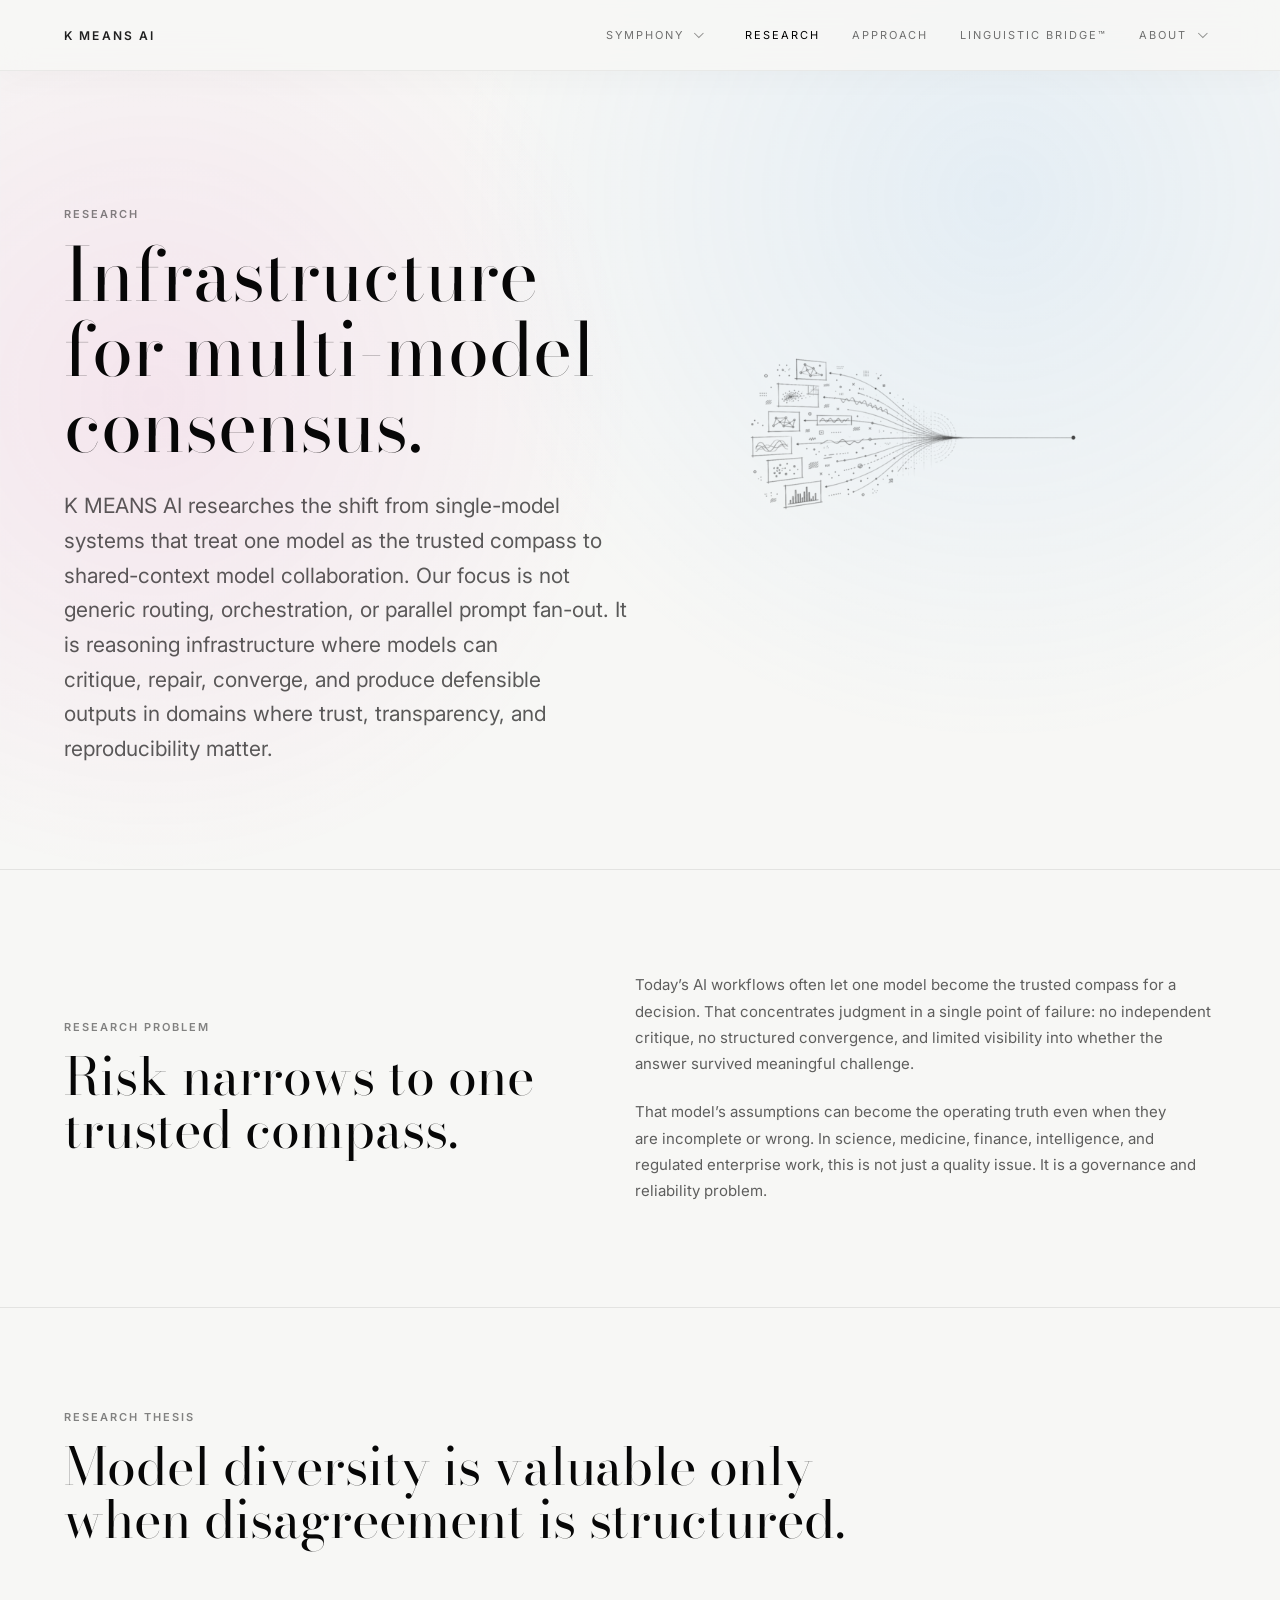
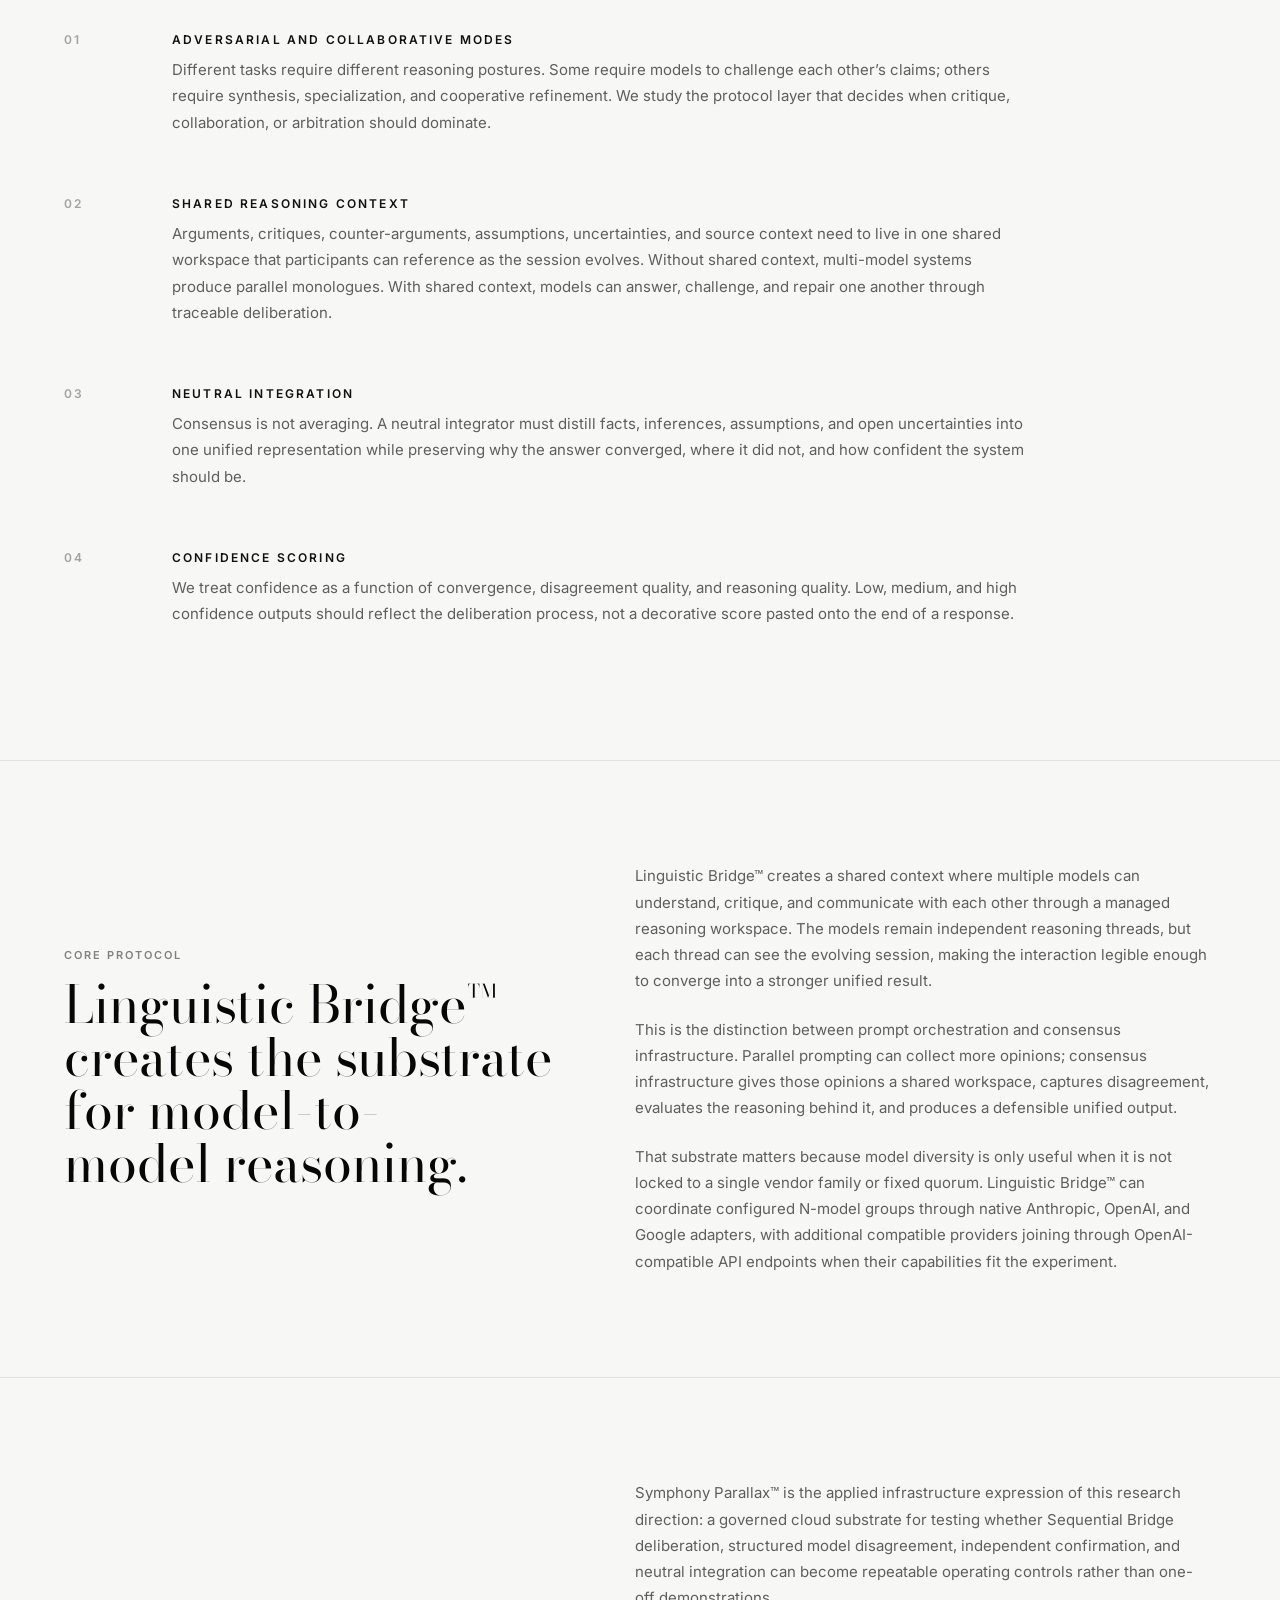
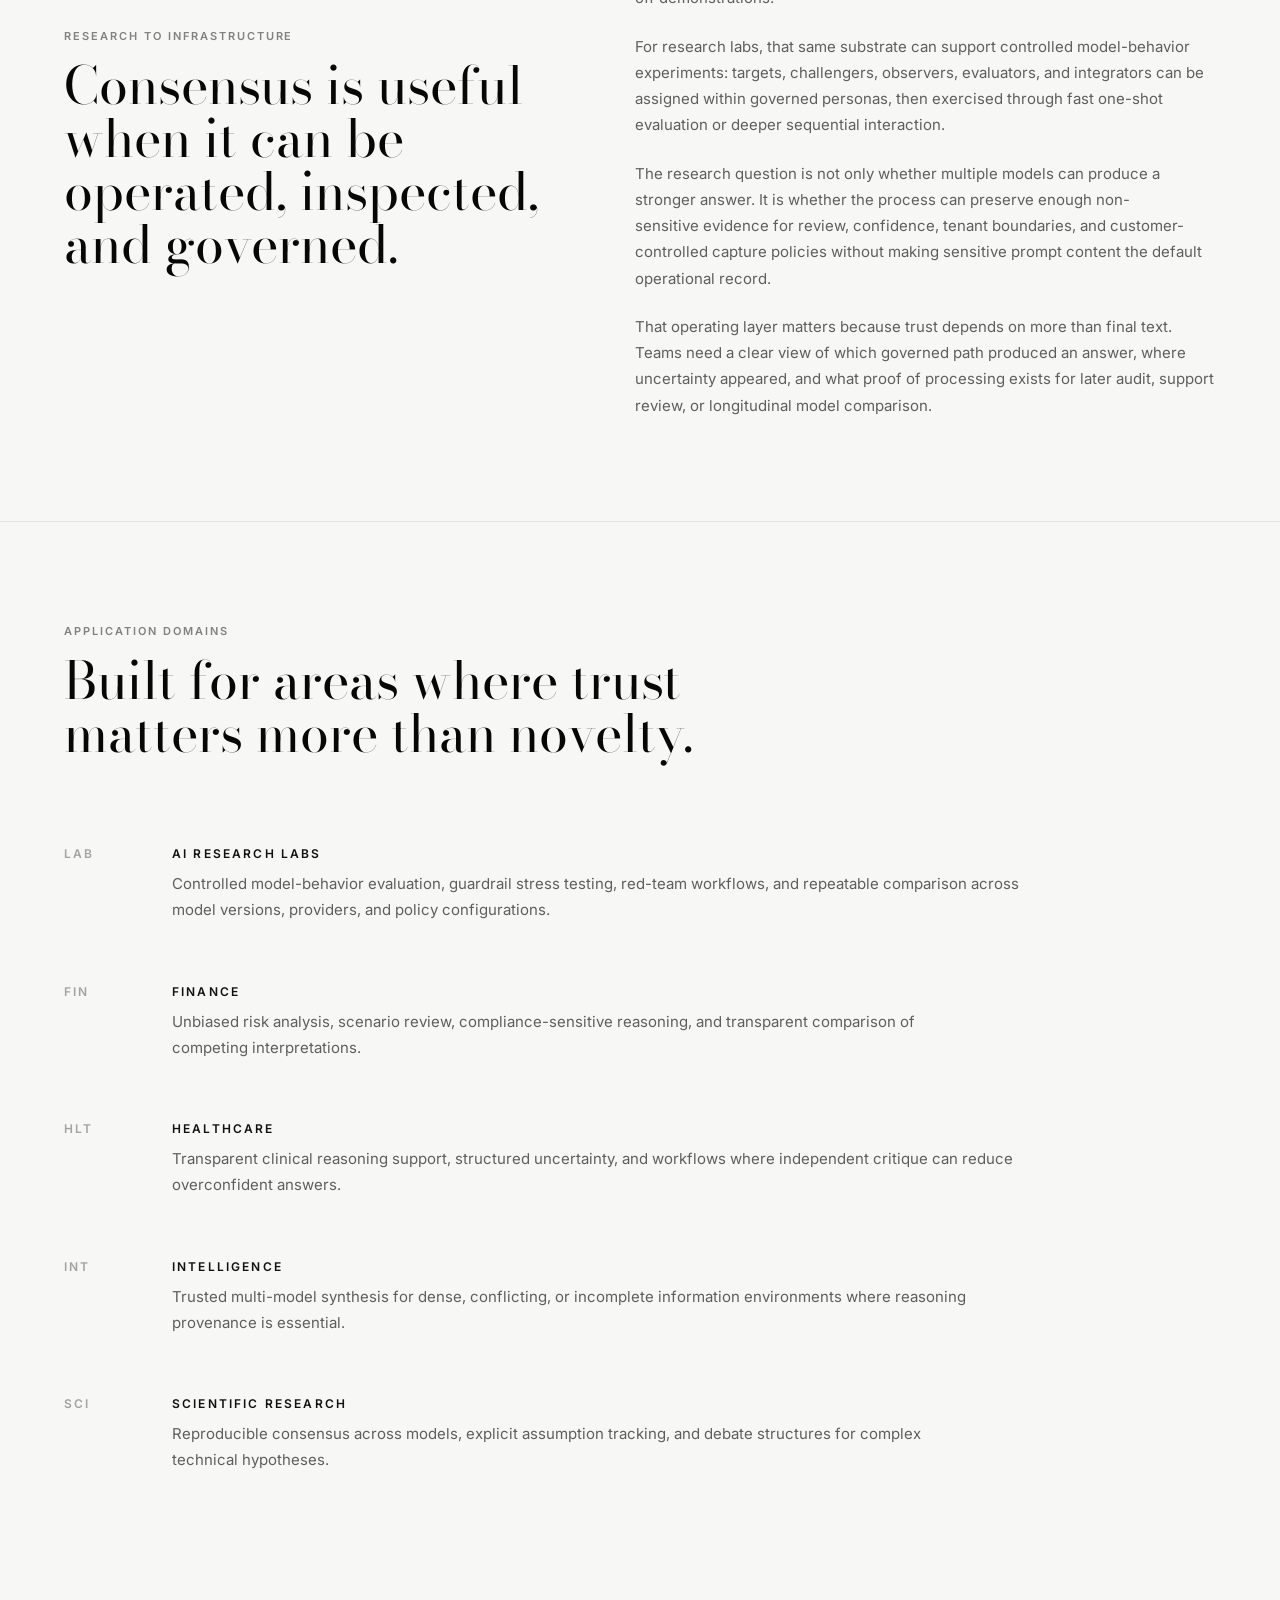
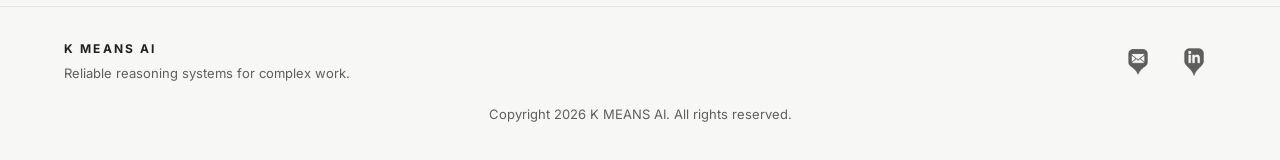
<file: research.html>
<!DOCTYPE html>
<html lang="en">

<head>
  <meta charset="UTF-8" />
  <meta name="viewport" content="width=device-width, initial-scale=1.0" />
  <meta name="referrer" content="strict-origin-when-cross-origin" />
  <title>Research | Multi-Model Reasoning | K MEANS AI</title>
  <meta
    name="description"
    content="K MEANS AI research on shared-context multi-model reasoning, single-model reliability risk, neutral arbitration, and verifiable AI consensus infrastructure."
  />
  <meta name="theme-color" content="#f7f7f5" />
  <link rel="canonical" href="https://kmeans.ai/research.html" />
  <link rel="icon" type="image/png" href="/assets/images/kmeans-mark.png" />
  <link rel="apple-touch-icon" href="/assets/images/kmeans-mark.png" />
  <meta property="og:type" content="website" />
  <meta property="og:site_name" content="K MEANS AI" />
  <meta property="og:title" content="Research | Multi-Model Reasoning | K MEANS AI" />
  <meta property="og:description" content="Research on shared-context multi-model reasoning, neutral arbitration, and verifiable AI consensus infrastructure." />
  <meta property="og:url" content="https://kmeans.ai/research.html" />
  <meta property="og:image" content="https://kmeans.ai/assets/images/kmeans-social-card.png" />
  <meta property="og:image:width" content="1200" />
  <meta property="og:image:height" content="630" />
  <meta property="og:image:alt" content="K MEANS AI. Reliable reasoning systems for complex work." />
  <meta name="twitter:card" content="summary_large_image" />
  <meta name="twitter:image" content="https://kmeans.ai/assets/images/kmeans-social-card.png" />
  <meta name="twitter:image:alt" content="K MEANS AI. Reliable reasoning systems for complex work." />
  <script async src="https://www.googletagmanager.com/gtag/js?id=G-HVW5RY02RQ"></script>
  <script>
    window.dataLayer = window.dataLayer || [];
    function gtag(){dataLayer.push(arguments);}
    gtag('js', new Date());
    gtag('config', 'G-HVW5RY02RQ');
  </script>
  <link rel="preconnect" href="https://fonts.googleapis.com" />
  <link rel="preconnect" href="https://fonts.gstatic.com" crossorigin />
  <link href="https://fonts.googleapis.com/css2?family=Bodoni+Moda:wght@400&amp;family=Inter:wght@400;500;600&amp;display=swap" rel="stylesheet">
  <link rel="stylesheet" href="assets/css/site.css?v=polish-2" />
  <link rel="stylesheet" href="assets/css/pages.css?v=polish-2" />
  <script defer src="assets/js/site-motion.js?v=polish-2"></script>
</head>

<body>
  <a class="skip-link" href="#main-content">Skip to content</a>
  <header class="site-header">
    <a class="brand-mark" href="index.html">K MEANS AI</a>
    <nav class="site-nav" aria-label="Primary navigation">
      <div class="nav-dropdown" data-menu="symphony">
        <a class="nav-dropdown-link" href="index.html#symphony"><span>Symphony</span></a>
        <div class="nav-menu">
          <a href="maestro.html">Maestro™ Console</a>
          <a href="parallax.html">Parallax™ Cloud + Studio</a>
        </div>
      </div>
      <a href="research.html" aria-current="page">Research</a>
      <a href="approach.html">Approach</a>
      <a href="linguistic-bridge.html">Linguistic Bridge™</a>
      <div class="nav-dropdown" data-menu="about">
        <a class="nav-dropdown-link" href="about.html"><span>About</span></a>
        <div class="nav-menu">
          <a href="mailto:labs@kmeans.ai">E-mail</a>
          <a href="https://www.linkedin.com/company/kmeansai" target="_blank" rel="noopener noreferrer">LinkedIn</a>
        </div>
      </div>
    </nav>
  </header>

  <main id="main-content" tabindex="-1">
    <section class="page-hero page-hero-with-art page-hero-sketch-layout" aria-labelledby="research-title">
      <div class="page-hero-copy">
        <p class="eyebrow">Research</p>
        <h1 id="research-title">Infrastructure for multi-model consensus.</h1>
        <p>
          K MEANS AI researches the shift from single-model systems that treat one model as the trusted compass to
          shared-context model collaboration. Our focus is not generic routing, orchestration, or parallel prompt fan-out. It
          is reasoning infrastructure where models can critique, repair, converge, and produce defensible outputs in domains
          where trust, transparency, and reproducibility matter.
        </p>
      </div>
      <div class="page-hero-art page-hero-sketch hero-art-research" aria-hidden="true">
        <picture>
          <source type="image/webp" srcset="assets/images/research-convergence-dot-hero-600.webp 600w, assets/images/research-convergence-dot-hero-1200.webp 1200w" sizes="(max-width: 560px) 280px, (max-width: 900px) 520px, 34vw" />
          <img src="assets/images/research-convergence-dot-hero.png" width="1200" height="620" alt="" decoding="async" fetchpriority="high" />
        </picture>
      </div>
    </section>

    <section class="section split-section" aria-labelledby="single-model-risk-title">
      <div>
        <p class="eyebrow">Research Problem</p>
        <h2 id="single-model-risk-title">Risk narrows to one trusted compass.</h2>
      </div>
      <div class="text-stack">
        <p>
          Today’s AI workflows often let one model become the trusted compass for a decision. That concentrates judgment in
          a single point of failure: no independent critique, no structured convergence, and limited visibility into whether
          the answer survived meaningful challenge.
        </p>
        <p>
          That model’s assumptions can become the operating truth even when they are incomplete or wrong. In science,
          medicine, finance, intelligence, and regulated enterprise work, this is not just a quality issue. It is a
          governance and reliability problem.
        </p>
      </div>
    </section>

    <section class="section capability-section" aria-labelledby="thesis-title">
      <div class="section-heading">
        <p class="eyebrow">Research Thesis</p>
        <h2 id="thesis-title">Model diversity is valuable only when disagreement is structured.</h2>
      </div>
      <div class="capability-list">
        <article class="capability-item">
          <span>01</span>
          <div>
            <h3>Adversarial and collaborative modes</h3>
            <p>
              Different tasks require different reasoning postures. Some require models to challenge each other’s claims;
              others require synthesis, specialization, and cooperative refinement. We study the protocol layer that
              decides when critique, collaboration, or arbitration should dominate.
            </p>
          </div>
        </article>
        <article class="capability-item">
          <span>02</span>
          <div>
            <h3>Shared reasoning context</h3>
            <p>
              Arguments, critiques, counter-arguments, assumptions, uncertainties, and source context need to live in one
              shared workspace that participants can reference as the session evolves. Without shared context, multi-model
              systems produce parallel monologues. With shared context, models can answer, challenge, and repair one another
              through traceable deliberation.
            </p>
          </div>
        </article>
        <article class="capability-item">
          <span>03</span>
          <div>
            <h3>Neutral integration</h3>
            <p>
              Consensus is not averaging. A neutral integrator must distill facts, inferences, assumptions, and open
              uncertainties into one unified representation while preserving why the answer converged, where it did not,
              and how confident the system should be.
            </p>
          </div>
        </article>
        <article class="capability-item">
          <span>04</span>
          <div>
            <h3>Confidence scoring</h3>
            <p>
              We treat confidence as a function of convergence, disagreement quality, and reasoning quality. Low,
              medium, and high confidence outputs should reflect the deliberation process, not a decorative score pasted
              onto the end of a response.
            </p>
          </div>
        </article>
      </div>
    </section>

    <section class="section split-section" aria-labelledby="bridge-research-title">
      <div>
        <p class="eyebrow">Core Protocol</p>
        <h2 id="bridge-research-title">Linguistic Bridge™ creates the substrate for model-to-model reasoning.</h2>
      </div>
      <div class="text-stack">
        <p>
          Linguistic Bridge™ creates a shared context where multiple models can understand, critique, and
          communicate with each other through a managed reasoning workspace. The models remain independent reasoning threads,
          but each thread can see the evolving session, making the interaction legible enough to converge into a stronger
          unified result.
        </p>
        <p>
          This is the distinction between prompt orchestration and consensus infrastructure. Parallel prompting can collect
          more opinions; consensus infrastructure gives those opinions a shared workspace, captures disagreement, evaluates
          the reasoning behind it, and produces a defensible unified output.
        </p>
        <p>
          That substrate matters because model diversity is only useful when it is not locked to a single vendor family or
          fixed quorum. Linguistic Bridge™ can coordinate configured N-model groups through native Anthropic, OpenAI, and
          Google adapters, with additional compatible providers joining through OpenAI-compatible API endpoints when their
          capabilities fit the experiment.
        </p>
      </div>
    </section>

    <section class="section split-section" aria-labelledby="infrastructure-research-title">
      <div>
        <p class="eyebrow">Research To Infrastructure</p>
        <h2 id="infrastructure-research-title">Consensus is useful when it can be operated, inspected, and governed.</h2>
      </div>
      <div class="text-stack">
        <p>
          Symphony Parallax™ is the applied infrastructure expression of this research direction: a governed cloud substrate
          for testing whether Sequential Bridge deliberation, structured model disagreement, independent confirmation, and
          neutral integration can become repeatable operating controls rather than one-off demonstrations.
        </p>
        <p>
          For research labs, that same substrate can support controlled model-behavior experiments: targets, challengers,
          observers, evaluators, and integrators can be assigned within governed personas, then exercised through fast
          one-shot evaluation or deeper sequential interaction.
        </p>
        <p>
          The research question is not only whether multiple models can produce a stronger answer. It is whether the
          process can preserve enough non-sensitive evidence for review, confidence, tenant boundaries, and customer-controlled
          capture policies without making sensitive prompt content the default operational record.
        </p>
        <p>
          That operating layer matters because trust depends on more than final text. Teams need a clear view of which
          governed path produced an answer, where uncertainty appeared, and what proof of processing exists for later audit,
          support review, or longitudinal model comparison.
        </p>
      </div>
    </section>

    <section class="section capability-section" aria-labelledby="domains-title">
      <div class="section-heading">
        <p class="eyebrow">Application Domains</p>
        <h2 id="domains-title">Built for areas where trust matters more than novelty.</h2>
      </div>
      <div class="capability-list">
        <article class="capability-item">
          <span>LAB</span>
          <div>
            <h3>AI research labs</h3>
            <p>Controlled model-behavior evaluation, guardrail stress testing, red-team workflows, and repeatable comparison across model versions, providers, and policy configurations.</p>
          </div>
        </article>
        <article class="capability-item">
          <span>FIN</span>
          <div>
            <h3>Finance</h3>
            <p>Unbiased risk analysis, scenario review, compliance-sensitive reasoning, and transparent comparison of competing interpretations.</p>
          </div>
        </article>
        <article class="capability-item">
          <span>HLT</span>
          <div>
            <h3>Healthcare</h3>
            <p>Transparent clinical reasoning support, structured uncertainty, and workflows where independent critique can reduce overconfident answers.</p>
          </div>
        </article>
        <article class="capability-item">
          <span>INT</span>
          <div>
            <h3>Intelligence</h3>
            <p>Trusted multi-model synthesis for dense, conflicting, or incomplete information environments where reasoning provenance is essential.</p>
          </div>
        </article>
        <article class="capability-item">
          <span>SCI</span>
          <div>
            <h3>Scientific research</h3>
            <p>Reproducible consensus across models, explicit assumption tracking, and debate structures for complex technical hypotheses.</p>
          </div>
        </article>
      </div>
    </section>
  </main>

  <footer class="site-footer">
    <div>
      <strong>K MEANS AI</strong>
      <p>Reliable reasoning systems for complex work.</p>
    </div>
    <div class="footer-links">
      <a class="footer-image-link" href="mailto:labs@kmeans.ai" aria-label="E-mail K MEANS AI">
        <img src="assets/images/km-emailus.png" width="256" height="384" alt="" loading="lazy" decoding="async" />
        <span class="visually-hidden">E-mail</span>
      </a>
      <a class="footer-image-link" href="https://www.linkedin.com/company/kmeansai" target="_blank" rel="noopener noreferrer" aria-label="K MEANS AI on LinkedIn">
        <img src="assets/images/km-linkedin.png" width="256" height="384" alt="" loading="lazy" decoding="async" />
        <span class="visually-hidden">LinkedIn</span>
      </a>
    </div>
    <p class="footer-copyright">Copyright 2026 K MEANS AI. All rights reserved.</p>
  </footer>
</body>

</html>
</file>
<file: assets/css/site.css>
* {
  box-sizing: border-box;
  margin: 0;
  padding: 0;
}

:root {
  --font-sans: Inter, -apple-system, BlinkMacSystemFont, "Segoe UI", system-ui, sans-serif;
  --font-serif: "Bodoni Moda", Georgia, serif;
  --focus-ring: rgba(0, 0, 0, 0.82);
}

html {
  scroll-behavior: smooth;
  scroll-padding-top: 92px;
  text-rendering: optimizeLegibility;
}

body {
  font-family: var(--font-sans);
  -webkit-font-smoothing: antialiased;
  -moz-osx-font-smoothing: grayscale;
}

::selection {
  background: rgba(0, 0, 0, 0.12);
  color: #000;
}

button,
a {
  -webkit-tap-highlight-color: rgba(0, 0, 0, 0.1);
}

button {
  font: inherit;
}

a:focus-visible,
button:focus-visible {
  outline: 2px solid var(--focus-ring);
  outline-offset: 4px;
}

a:focus:not(:focus-visible),
button:focus:not(:focus-visible) {
  outline: none;
}

main:focus {
  outline: none;
}

h1,
h2,
h3 {
  text-wrap: balance;
}

p,
li {
  text-wrap: pretty;
}

.hero,
.page-hero,
.section {
  scroll-margin-top: 92px;
}

.site-header {
  box-shadow: 0 10px 30px rgba(0, 0, 0, 0.025);
}

.button {
  text-align: center;
}

.text-link {
  position: relative;
  display: inline-flex;
  align-items: center;
  width: fit-content;
  padding-bottom: 4px;
  border-bottom: 0;
  text-decoration: none;
  transition: color 0.2s ease;
}

.text-link::after {
  position: absolute;
  right: 0;
  bottom: 0;
  left: 0;
  height: 1px;
  background: currentColor;
  content: "";
  opacity: 0.34;
  transform: scaleX(0.36);
  transform-origin: left center;
  transition: opacity 0.22s ease, transform 0.28s cubic-bezier(0.2, 0.8, 0.2, 1);
}

.text-link:hover,
.text-link:focus-visible {
  color: #000;
}

.text-link:hover::after,
.text-link:focus-visible::after {
  opacity: 0.78;
  transform: scaleX(1);
}

.motion-reveal,
.motion-visual,
.motion-stagger-item {
  opacity: 0;
  transform: translateY(14px);
  transition:
    opacity 0.68s ease,
    transform 0.68s cubic-bezier(0.2, 0.8, 0.2, 1);
  will-change: opacity, transform;
}

.motion-visual {
  transform: translateY(10px) scale(0.985);
  transition-duration: 0.78s;
}

.motion-stagger-item {
  transition-delay: calc(var(--motion-order, 0) * 58ms);
}

.motion-reveal.is-visible,
.motion-stagger-item.is-visible {
  opacity: 1;
  transform: translateY(0);
}

.motion-visual.is-visible {
  opacity: 1;
  transform: translateY(0) scale(1);
}

.word-assemble-word {
  display: inline-block;
  opacity: 0;
  transform: translateY(var(--word-shift, 14px));
  transition:
    opacity 0.58s ease,
    transform 0.82s cubic-bezier(0.16, 1, 0.3, 1);
  transition-delay: calc(120ms + (var(--word-order, 0) * 64ms));
  will-change: opacity, transform;
}

.word-assemble.is-assembled .word-assemble-word {
  opacity: 1;
  transform: translateY(0);
}

.capability-item,
.recording-item,
.contact-item,
.suite-item {
  transition: background 0.2s ease, border-color 0.2s ease;
}

@media (hover: hover) and (pointer: fine) {
  .capability-item:hover,
  .recording-item:hover,
  .contact-item:hover,
  .suite-item:hover {
    border-top-color: rgba(0, 0, 0, 0.18);
    background: linear-gradient(90deg, rgba(255, 255, 255, 0.3), transparent 72%);
  }
}

.visually-hidden {
  position: absolute;
  width: 1px;
  height: 1px;
  padding: 0;
  margin: -1px;
  overflow: hidden;
  clip: rect(0, 0, 0, 0);
  white-space: nowrap;
  border: 0;
}

.skip-link {
  position: fixed;
  top: 10px;
  left: 16px;
  z-index: 200;
  padding: 10px 14px;
  border: 1px solid rgba(0, 0, 0, 0.18);
  border-radius: 4px;
  background: #fff;
  color: #070707;
  font-size: 12px;
  font-weight: 600;
  letter-spacing: 0.08em;
  text-decoration: none;
  text-transform: uppercase;
  transform: translateY(calc(-100% - 20px));
  transition: transform 0.18s ease;
}

.skip-link:focus {
  transform: translateY(0);
}

.nav-dropdown {
  position: relative;
  display: inline-flex;
  align-items: center;
}

.nav-dropdown::after {
  position: absolute;
  top: 100%;
  left: 0;
  right: 0;
  height: 12px;
  content: "";
}

.site-header .site-nav > a,
.site-nav .nav-dropdown-link {
  text-decoration: none;
  transition: color 0.2s ease;
}

.site-nav .nav-dropdown-link {
  display: inline-flex;
  align-items: center;
}

.nav-menu-toggle {
  position: relative;
  display: inline-grid;
  width: 28px;
  min-width: 28px;
  height: 34px;
  margin: 0 0 0 1px;
  padding: 0;
  border: 0;
  background: transparent;
  color: rgba(0, 0, 0, 0.42);
  cursor: pointer;
  place-items: center;
}

.nav-menu-toggle::before {
  width: 6px;
  height: 6px;
  border-right: 1px solid currentColor;
  border-bottom: 1px solid currentColor;
  content: "";
  transform: translateY(-2px) rotate(45deg);
  transform-origin: 55% 55%;
  transition: color 0.2s ease, transform 0.2s ease;
}

.nav-menu-toggle:hover,
.nav-menu-toggle:focus-visible,
.nav-dropdown.is-open .nav-menu-toggle {
  color: rgba(0, 0, 0, 0.82);
}

.nav-dropdown.is-open .nav-menu-toggle::before {
  transform: translateY(1px) rotate(225deg);
}

.nav-dropdown.has-menu-toggle .nav-dropdown-link::after {
  display: none;
}

.site-nav .nav-dropdown.is-current > .nav-dropdown-link {
  color: #000;
}

.site-nav .nav-dropdown-link::after {
  display: inline-block;
  width: 6px;
  height: 6px;
  margin-left: 8px;
  border-right: 1px solid currentColor;
  border-bottom: 1px solid currentColor;
  color: rgba(0, 0, 0, 0.42);
  content: "";
  transform: translateY(-2px) rotate(45deg);
  transform-origin: 55% 55%;
  transition: color 0.2s ease, transform 0.2s ease;
}

.site-nav .nav-dropdown-link:hover::after,
.site-nav .nav-dropdown-link:focus-visible::after,
.nav-dropdown:hover .nav-dropdown-link::after,
.nav-dropdown:focus-within .nav-dropdown-link::after {
  color: rgba(0, 0, 0, 0.82);
  transform: translateY(1px) rotate(225deg);
}

.site-header .site-nav > a:hover,
.site-header .site-nav > a:focus-visible,
.site-header .site-nav .nav-dropdown-link:hover span,
.site-header .site-nav .nav-dropdown-link:focus-visible span,
.site-header .site-nav .nav-dropdown:hover .nav-dropdown-link span,
.site-header .site-nav .nav-dropdown:focus-within .nav-dropdown-link span {
  text-decoration: underline;
  text-decoration-thickness: 1px;
  text-underline-offset: 6px;
}

.nav-menu {
  position: absolute;
  top: calc(100% + 10px);
  right: 0;
  z-index: 80;
  display: grid;
  min-width: 190px;
  padding: 8px;
  border: 1px solid rgba(0, 0, 0, 0.14);
  border-radius: 8px;
  background: rgba(255, 255, 255, 0.96);
  box-shadow: 0 18px 42px rgba(0, 0, 0, 0.1);
  opacity: 0;
  pointer-events: none;
  transform: translateY(-6px) scale(0.98);
  transform-origin: top right;
  transition: opacity 0.2s ease, transform 0.22s cubic-bezier(0.2, 0.8, 0.2, 1);
}

.nav-dropdown:hover .nav-menu,
.nav-dropdown:not(.has-menu-toggle):focus-within .nav-menu,
.nav-dropdown.is-open .nav-menu {
  opacity: 1;
  pointer-events: auto;
  transform: translateY(0) scale(1);
}

.site-nav .nav-menu a {
  display: flex;
  align-items: center;
  min-height: 36px;
  padding: 0 10px;
  border-radius: 5px;
  color: rgba(0, 0, 0, 0.62);
  font-size: 12px;
  font-weight: 500;
  letter-spacing: 0;
  line-height: 1.2;
  opacity: 0;
  text-decoration: none;
  text-transform: none;
  transform: translateY(-3px);
  transition:
    background 0.2s ease,
    color 0.2s ease,
    opacity 0.18s ease,
    transform 0.22s cubic-bezier(0.2, 0.8, 0.2, 1);
}

.nav-dropdown:hover .nav-menu a,
.nav-dropdown:not(.has-menu-toggle):focus-within .nav-menu a,
.nav-dropdown.is-open .nav-menu a {
  opacity: 1;
  transform: translateY(0);
  transition-delay: 0ms, 0ms, var(--nav-item-delay, 0ms), var(--nav-item-delay, 0ms);
}

.site-nav .nav-menu a:nth-child(2) {
  --nav-item-delay: 35ms;
}

.site-nav .nav-menu a:nth-child(3) {
  --nav-item-delay: 70ms;
}

.site-nav .nav-menu a:hover,
.site-nav .nav-menu a:focus-visible,
.site-nav .nav-menu a[aria-current="page"] {
  background: rgba(0, 0, 0, 0.055);
  color: #000;
}

@media (max-width: 900px) {
  .nav-menu {
    right: auto;
    left: 0;
  }
}

@media (max-width: 560px) {
  .brand-mark {
    display: inline-flex;
    align-items: center;
    min-height: 34px;
  }

  .site-nav > a,
  .site-nav .nav-dropdown-link {
    display: inline-flex;
    align-items: center;
    min-height: 34px;
  }

  .nav-dropdown {
    width: fit-content;
  }

  .nav-menu-toggle {
    width: 38px;
    min-width: 38px;
    height: 38px;
  }

  .nav-menu {
    min-width: min(220px, calc(100vw - 40px));
  }

  .site-nav .nav-dropdown:last-child .nav-menu {
    right: 0;
    left: auto;
  }

  .text-link {
    min-height: 36px;
    padding-top: 8px;
    padding-bottom: 8px;
  }

  .text-link::after {
    bottom: 6px;
  }
}

@media (prefers-reduced-motion: reduce) {
  .motion-reveal,
  .motion-visual,
  .motion-stagger-item,
  .word-assemble-word {
    opacity: 1;
    transform: none;
    transition: none;
    will-change: auto;
  }

  .text-link::after {
    transition: none;
  }
}
</file>
<file: assets/css/home.css>
html {
  background: #f7f7f5;
}

body {
  min-height: 100%;
  overflow-x: hidden;
  overflow-x: clip;
  background:
    radial-gradient(circle at 70% 8%, rgba(93, 169, 239, 0.12), transparent 34rem),
    radial-gradient(circle at 14% 12%, rgba(216, 45, 155, 0.1), transparent 30rem),
    #f7f7f5;
  color: #202020;
  font-family: var(--font-sans);
}

a {
  color: inherit;
}

.site-header {
  position: sticky;
  top: 0;
  z-index: 50;
  display: flex;
  align-items: center;
  justify-content: space-between;
  gap: 24px;
  width: 100%;
  padding: 18px clamp(20px, 5vw, 72px);
  border-bottom: 1px solid rgba(0, 0, 0, 0.06);
  background: rgba(247, 247, 245, 0.86);
  -webkit-backdrop-filter: blur(16px);
  backdrop-filter: blur(16px);
}

.brand-mark,
.site-nav a,
.eyebrow,
.button,
.text-link {
  text-transform: uppercase;
  text-decoration: none;
  letter-spacing: 0.18em;
}

.brand-mark {
  font-size: 12px;
  font-weight: 600;
  white-space: nowrap;
}

.site-nav {
  display: flex;
  align-items: center;
  gap: clamp(14px, 3vw, 32px);
}

.site-nav a {
  color: rgba(0, 0, 0, 0.55);
  font-size: 11px;
  transition: color 0.2s ease;
}

.site-nav a:hover,
.site-nav a:focus-visible {
  color: #000;
}

.hero {
  display: grid;
  grid-template-columns: minmax(0, 680px) minmax(170px, 260px);
  align-items: center;
  justify-content: start;
  gap: clamp(24px, 4vw, 56px);
  min-height: calc(78svh - 74px);
  padding: clamp(40px, 6vw, 72px) clamp(20px, 5vw, 72px) clamp(64px, 8vw, 96px);
}

.hero-copy {
  max-width: 680px;
}

.eyebrow {
  margin-bottom: 16px;
  color: rgba(0, 0, 0, 0.48);
  font-size: 11px;
  font-weight: 600;
}

h1,
h2,
h3,
p {
  margin: 0;
}

h1,
h2 {
  max-width: 780px;
  color: #070707;
  font-family: var(--font-serif);
  font-weight: 400;
  line-height: 1.02;
}

h1 {
  font-size: clamp(48px, 7.4vw, 92px);
}

h2 {
  font-size: clamp(34px, 5.4vw, 64px);
}

.section h2 {
  font-size: clamp(30px, 4.4vw, 52px);
}

h3 {
  color: #111;
  font-size: 16px;
  font-weight: 600;
}

sup {
  position: relative;
  top: -0.35em;
  font-family: var(--font-sans);
  font-size: 0.36em;
  letter-spacing: 0;
}

.hero-summary {
  max-width: 610px;
  margin-top: 24px;
  color: rgba(0, 0, 0, 0.64);
  font-size: clamp(17px, 2vw, 21px);
  line-height: 1.65;
}

.hero-actions {
  display: flex;
  flex-wrap: wrap;
  gap: 12px;
  margin-top: 34px;
}

.button {
  display: inline-flex;
  align-items: center;
  justify-content: center;
  min-height: 44px;
  padding: 0 18px;
  border: 1px solid rgba(0, 0, 0, 0.14);
  border-radius: 4px;
  font-size: 11px;
  font-weight: 600;
  transition: background 0.2s ease, border-color 0.2s ease, color 0.2s ease;
}

.button.primary {
  border-color: #111;
  background: #111;
  color: #fff;
}

.button.primary:hover,
.button.primary:focus-visible {
  border-color: #000;
  background: #000;
}

.button.secondary {
  background: rgba(255, 255, 255, 0.45);
  color: #111;
}

.button.secondary:hover,
.button.secondary:focus-visible {
  border-color: rgba(0, 0, 0, 0.35);
  background: rgba(255, 255, 255, 0.72);
}

.text-link {
  display: inline-flex;
  color: rgba(0, 0, 0, 0.56);
  font-size: 11px;
  font-weight: 600;
}

.text-link:hover,
.text-link:focus-visible {
  color: #000;
}

.section-link {
  margin-top: 30px;
}

.section-actions {
  display: flex;
  flex-wrap: wrap;
  gap: 18px 28px;
}

.section-actions .section-link {
  margin-top: 30px;
}

.hero-visual {
  position: relative;
  display: grid;
  place-items: center;
  justify-self: start;
  min-height: auto;
  transform: translate(-4%, -4%);
}

.hero-logo {
  width: clamp(150px, 18vw, 250px);
  height: auto;
  display: block;
  pointer-events: none;
}

.section {
  padding: clamp(58px, 8vw, 104px) clamp(20px, 5vw, 72px);
  border-top: 1px solid rgba(0, 0, 0, 0.08);
}

.product-section {
  background:
    radial-gradient(circle at 20% 0%, rgba(216, 45, 155, 0.08), transparent 26rem),
    rgba(255, 255, 255, 0.34);
}

.product-layout {
  display: grid;
  grid-template-columns: minmax(240px, 0.78fr) minmax(0, 1.05fr);
  gap: clamp(32px, 5vw, 72px);
  align-items: start;
}

.product-copy {
  display: grid;
  gap: 22px;
  max-width: 760px;
}

.suite-list {
  display: grid;
  gap: 0;
  padding-top: 10px;
  container-type: inline-size;
}

.suite-item {
  display: grid;
  grid-template-columns: minmax(0, 1fr) auto;
  gap: clamp(20px, 4vw, 40px);
  align-items: start;
  padding: clamp(18px, 3vw, 30px) 0;
}

.suite-item-with-preview {
  grid-template-columns: minmax(0, 1fr) minmax(340px, 370px);
}

.suite-actions-with-preview {
  display: flex;
  flex-wrap: wrap;
  gap: 14px 18px;
  align-content: flex-start;
  width: min(100%, 370px);
}

.suite-actions-with-preview .section-link {
  flex: 0 0 auto;
  white-space: nowrap;
}

.suite-preview {
  display: block;
  flex: 0 1 300px;
  margin: 8px 0 0;
  max-width: 100%;
  width: min(100%, 300px);
}

.suite-preview picture {
  display: block;
}

.suite-preview img {
  display: block;
  width: 100%;
  height: auto;
}

.suite-kicker {
  margin-bottom: 8px;
  color: rgba(0, 0, 0, 0.42);
  font-size: 11px;
  font-weight: 600;
  letter-spacing: 0.18em;
  text-transform: uppercase;
}

.suite-item h3 {
  margin-bottom: 10px;
}

.suite-feature-list {
  display: grid;
  gap: 6px;
  margin: 16px 0 0;
  padding: 0;
  color: rgba(0, 0, 0, 0.48);
  font-size: 11px;
  font-weight: 600;
  letter-spacing: 0.08em;
  line-height: 1.55;
  list-style: none;
  text-transform: uppercase;
}

.suite-feature-list li {
  display: grid;
  grid-template-columns: 10px minmax(0, 1fr);
  gap: 8px;
  align-items: start;
}

.suite-feature-list li::before {
  width: 8px;
  height: 1px;
  margin-top: 0.72em;
  background: currentColor;
  content: "";
  opacity: 0.58;
}

.suite-item .section-actions {
  min-width: 190px;
  justify-content: flex-start;
}

.suite-item .suite-actions-with-preview {
  min-width: 0;
}

.suite-item .section-link {
  margin-top: 0;
}

.section-heading {
  max-width: 780px;
  margin-bottom: clamp(32px, 5vw, 56px);
}

.capability-list {
  max-width: 980px;
}

.capability-item {
  display: grid;
  grid-template-columns: 64px minmax(0, 1fr);
  gap: clamp(18px, 4vw, 44px);
  padding: clamp(18px, 3vw, 30px) 0;
}

.capability-item span {
  color: rgba(0, 0, 0, 0.34);
  font-size: 12px;
  font-weight: 600;
  letter-spacing: 0.18em;
}

.capability-item h3 {
  margin-bottom: 10px;
  font-size: 12px;
  font-weight: 600;
  letter-spacing: 0.18em;
  line-height: 1.25;
  text-transform: uppercase;
}

.capability-item p,
.product-copy p,
.bridge-band p:not(.eyebrow),
.site-footer p {
  color: rgba(0, 0, 0, 0.62);
  font-size: 15px;
  line-height: 1.75;
  max-width: 760px;
}

.product-copy .suite-kicker {
  color: rgba(0, 0, 0, 0.42);
  font-size: 11px;
  line-height: 1.4;
  max-width: none;
}

.split-section {
  display: grid;
  grid-template-columns: minmax(240px, 0.85fr) minmax(0, 1fr);
  gap: clamp(32px, 6vw, 88px);
  align-items: center;
}

.bridge-band {
  background:
    radial-gradient(circle at 78% 0%, rgba(93, 169, 239, 0.12), transparent 28rem),
    rgba(255, 255, 255, 0.28);
}

.bridge-band p:not(.eyebrow) {
  max-width: 680px;
  margin-top: 22px;
}

.bridge-band .section-heading {
  margin-bottom: 0;
}

.home-cta {
  background: rgba(255, 255, 255, 0.38);
}

.home-cta > div {
  max-width: 780px;
}

.home-cta p:not(.eyebrow) {
  max-width: 680px;
  margin-top: 22px;
  color: rgba(0, 0, 0, 0.62);
  font-size: 15px;
  line-height: 1.75;
}

.site-footer {
  display: grid;
  grid-template-columns: minmax(0, 1fr) auto;
  align-items: flex-start;
  gap: 18px 32px;
  padding: 34px clamp(20px, 5vw, 72px);
  border-top: 1px solid rgba(0, 0, 0, 0.08);
}

.site-footer strong {
  display: block;
  margin-bottom: 6px;
  font-size: 12px;
  letter-spacing: 0.18em;
}

.site-footer p {
  font-size: 13px;
}

.footer-links {
  display: flex;
  flex-wrap: wrap;
  gap: 12px;
}

.footer-links a {
  color: rgba(0, 0, 0, 0.62);
  font-size: 13px;
  text-decoration: none;
}

.footer-image-link {
  display: inline-flex;
  align-items: center;
  justify-content: center;
  width: 44px;
  height: 44px;
  border-radius: 8px;
  overflow: hidden;
  opacity: 0.62;
  transition: opacity 0.2s ease, transform 0.2s ease;
}

.footer-image-link img {
  width: 100%;
  height: 100%;
  object-fit: cover;
  object-position: center 57%;
  filter: grayscale(1) contrast(1.12) brightness(1.14);
  mix-blend-mode: multiply;
}

.footer-links a:hover,
.footer-links a:focus-visible {
  color: #000;
}

.footer-image-link:hover,
.footer-image-link:focus-visible {
  opacity: 0.86;
  transform: translateY(-1px);
}

.site-footer .footer-copyright {
  grid-column: 1 / -1;
  justify-self: stretch;
  width: 100%;
  max-width: none;
  color: rgba(0, 0, 0, 0.48);
  font-size: 12px;
  text-align: center;
}

@media (max-width: 900px) {
  .site-header {
    align-items: flex-start;
    flex-direction: column;
  }

  .site-nav {
    flex-wrap: wrap;
    gap: 12px 18px;
  }
}

@media (max-width: 760px) {
  .hero {
    grid-template-columns: 1fr;
    min-height: auto;
    padding-top: 52px;
  }

  .hero-visual {
    transform: none;
  }

  .hero-logo {
    width: min(48vw, 220px);
  }

  .split-section,
  .product-layout {
    grid-template-columns: 1fr;
  }

  .site-footer {
    grid-template-columns: 1fr;
  }
}

@container (max-width: 720px) {
  .suite-item-with-preview {
    grid-template-columns: minmax(0, 1fr) minmax(250px, 280px);
  }

  .suite-actions-with-preview {
    width: min(100%, 280px);
  }

  .suite-preview {
    width: min(100%, 260px);
  }
}

@container (max-width: 600px) {
  .suite-item-with-preview {
    grid-template-columns: 1fr;
  }

  .suite-actions-with-preview {
    width: min(100%, 350px);
  }

  .suite-preview {
    width: min(100%, 300px);
  }
}

@media (orientation: landscape) and (max-height: 560px) and (hover: none) and (pointer: coarse) {
  .product-layout,
  .suite-item-with-preview {
    grid-template-columns: 1fr;
  }

  .product-copy {
    max-width: none;
  }

  .suite-actions-with-preview {
    width: min(100%, 350px);
  }

  .suite-preview {
    width: min(100%, 300px);
  }
}

@media (max-width: 560px) {
  .site-header {
    position: static;
    gap: 8px;
    padding-top: 14px;
    padding-bottom: 12px;
  }

  .site-nav {
    gap: 4px 14px;
    width: 100%;
    max-width: 100%;
  }

  .site-nav a {
    font-size: 10px;
  }

  h1 {
    font-size: clamp(42px, 12vw, 48px);
    line-height: 1.04;
  }

  .hero-summary {
    font-size: 16px;
    line-height: 1.62;
  }

  .hero {
    padding-top: 34px;
  }

  .hero-visual {
    display: none;
  }

  .hero-actions,
  .button {
    width: 100%;
  }

  .suite-item {
    grid-template-columns: 1fr;
  }

  .suite-actions-with-preview {
    width: min(100%, 350px);
    gap: 10px 16px;
  }

  .suite-actions-with-preview .section-link {
    white-space: normal;
  }

  .suite-preview {
    width: min(100%, 280px);
    margin-top: 2px;
  }

  .capability-item {
    grid-template-columns: 1fr;
  }
}

@media (prefers-reduced-motion: reduce) {
  *,
  *::before,
  *::after {
    animation-duration: 0.01ms !important;
    animation-iteration-count: 1 !important;
    scroll-behavior: auto !important;
    transition-duration: 0.01ms !important;
  }
}
</file>
<file: assets/css/pages.css>
html {
  background: #f7f7f5;
}

body {
  min-height: 100%;
  overflow-x: hidden;
  overflow-x: clip;
  background:
    radial-gradient(circle at 78% 4%, rgba(93, 169, 239, 0.12), transparent 34rem),
    radial-gradient(circle at 12% 8%, rgba(216, 45, 155, 0.09), transparent 30rem),
    #f7f7f5;
  color: #202020;
  font-family: var(--font-sans);
}

a {
  color: inherit;
}

.site-header {
  position: sticky;
  top: 0;
  z-index: 50;
  display: flex;
  align-items: center;
  justify-content: space-between;
  gap: 24px;
  width: 100%;
  padding: 18px clamp(20px, 5vw, 72px);
  border-bottom: 1px solid rgba(0, 0, 0, 0.06);
  background: rgba(247, 247, 245, 0.86);
  -webkit-backdrop-filter: blur(16px);
  backdrop-filter: blur(16px);
}

.brand-mark,
.site-nav a,
.eyebrow,
.text-link {
  text-transform: uppercase;
  text-decoration: none;
  letter-spacing: 0.18em;
}

.brand-mark {
  font-size: 12px;
  font-weight: 600;
  white-space: nowrap;
}

.site-nav {
  display: flex;
  align-items: center;
  gap: clamp(14px, 3vw, 32px);
}

.site-nav a {
  color: rgba(0, 0, 0, 0.55);
  font-size: 11px;
  transition: color 0.2s ease;
}

.site-nav a:hover,
.site-nav a:focus-visible,
.site-nav a[aria-current="page"] {
  color: #000;
}

h1,
h2,
h3,
p {
  margin: 0;
}

h1,
h2 {
  max-width: 860px;
  color: #070707;
  font-family: var(--font-serif);
  font-weight: 400;
  line-height: 1.02;
}

h1 {
  font-size: clamp(48px, 8vw, 96px);
}

h2 {
  font-size: clamp(34px, 5.4vw, 64px);
}

.section h2 {
  font-size: clamp(30px, 4.4vw, 52px);
}

h3 {
  color: #111;
  font-size: 16px;
  font-weight: 600;
}

sup {
  position: relative;
  top: -0.35em;
  font-family: var(--font-sans);
  font-size: 0.36em;
  letter-spacing: 0;
}

.eyebrow {
  margin-bottom: 16px;
  color: rgba(0, 0, 0, 0.48);
  font-size: 11px;
  font-weight: 600;
}

.page-hero {
  padding: clamp(70px, 11vw, 136px) clamp(20px, 5vw, 72px) clamp(64px, 8vw, 104px);
}

.page-hero-with-art {
  display: grid;
  grid-template-columns: minmax(0, 760px) minmax(170px, 260px);
  gap: clamp(24px, 3vw, 44px);
  align-items: start;
  justify-content: start;
}

.page-hero-copy {
  max-width: 780px;
}

.page-hero-with-art h1 {
  max-width: 760px;
  font-size: clamp(44px, 5.8vw, 74px);
}

.page-hero p:not(.eyebrow) {
  max-width: 780px;
  margin-top: 26px;
  color: rgba(0, 0, 0, 0.64);
  font-size: clamp(17px, 2vw, 21px);
  line-height: 1.65;
}

.page-hero-link {
  display: inline-flex;
  margin-top: 24px;
}

.not-found-page {
  display: grid;
  align-content: center;
  min-height: calc(100svh - 170px);
}

.not-found-page .section-actions {
  margin-top: 24px;
}

.page-hero-art {
  position: relative;
  display: grid;
  place-items: center;
  justify-self: start;
  width: clamp(170px, 19vw, 260px);
  min-height: clamp(230px, 26vw, 340px);
  margin-top: clamp(42px, 6vw, 78px);
  isolation: isolate;
}

.page-hero-art img {
  position: relative;
  z-index: 2;
  display: block;
  width: clamp(128px, 12vw, 178px);
  height: auto;
  opacity: 0.86;
  pointer-events: none;
}

.page-hero-art::before,
.page-hero-art::after {
  position: absolute;
  top: 50%;
  left: 50%;
  content: "";
  pointer-events: none;
  transform: translate(-50%, -50%);
}

/*
  Hero treatments are intentionally semantic rather than decorative:
  research = evidence graph, approach = convergence map, Linguistic Bridge = translation span,
  Parallax = signal field, Maestro = console plane.
*/
.hero-art-research::before {
  inset: 4% -18%;
  z-index: 0;
  opacity: 0.6;
  transform: none;
  background:
    radial-gradient(circle at 14% 34%, rgba(0, 0, 0, 0.5) 0 2px, transparent 2.7px),
    radial-gradient(circle at 32% 66%, rgba(0, 0, 0, 0.34) 0 2px, transparent 2.7px),
    radial-gradient(circle at 62% 26%, rgba(0, 0, 0, 0.38) 0 2px, transparent 2.7px),
    radial-gradient(circle at 84% 70%, rgba(0, 0, 0, 0.28) 0 2px, transparent 2.7px),
    linear-gradient(28deg, transparent 17%, rgba(0, 0, 0, 0.2) 17.2% 17.7%, transparent 17.9%),
    linear-gradient(146deg, transparent 24%, rgba(0, 0, 0, 0.16) 24.2% 24.7%, transparent 24.9%),
    linear-gradient(90deg, transparent 49%, rgba(0, 0, 0, 0.13) 49.2% 49.7%, transparent 49.9%);
}

.hero-art-research::after {
  width: clamp(190px, 20vw, 280px);
  height: clamp(130px, 14vw, 190px);
  z-index: 1;
  opacity: 0.56;
  border-top: 1px solid rgba(0, 0, 0, 0.16);
  border-bottom: 1px solid rgba(0, 0, 0, 0.12);
  background:
    linear-gradient(90deg, transparent 0 12%, rgba(0, 0, 0, 0.18) 12.2% 12.7%, transparent 12.9%),
    linear-gradient(90deg, transparent 0 38%, rgba(0, 0, 0, 0.13) 38.2% 38.7%, transparent 38.9%),
    linear-gradient(90deg, transparent 0 68%, rgba(0, 0, 0, 0.16) 68.2% 68.7%, transparent 68.9%);
  transform: translate(-50%, -50%) skewY(-12deg);
}

.hero-art-approach::before {
  width: clamp(190px, 20vw, 280px);
  height: clamp(170px, 18vw, 240px);
  z-index: 0;
  opacity: 0.56;
  background:
    linear-gradient(18deg, transparent 22%, rgba(0, 0, 0, 0.22) 22.2% 22.8%, transparent 23%),
    linear-gradient(0deg, transparent 49%, rgba(0, 0, 0, 0.28) 49.2% 49.8%, transparent 50%),
    linear-gradient(342deg, transparent 22%, rgba(0, 0, 0, 0.18) 22.2% 22.8%, transparent 23%);
  background-position: 0 36%, 0 50%, 0 64%;
  background-repeat: no-repeat;
  background-size: 100% 1px;
}

.hero-art-approach::after {
  width: clamp(190px, 20vw, 280px);
  height: clamp(170px, 18vw, 240px);
  z-index: 1;
  opacity: 0.62;
  background:
    radial-gradient(circle at 16% 35%, rgba(0, 0, 0, 0.62) 0 2.5px, transparent 3px),
    radial-gradient(circle at 16% 65%, rgba(0, 0, 0, 0.46) 0 2.5px, transparent 3px),
    radial-gradient(circle at 50% 50%, rgba(0, 0, 0, 0.36) 0 2.5px, transparent 3px),
    radial-gradient(circle at 84% 50%, rgba(0, 0, 0, 0.3) 0 2.5px, transparent 3px);
}

.hero-art-bridge::before {
  inset: 8% -16%;
  z-index: 0;
  opacity: 0.54;
  transform: none;
  background:
    linear-gradient(31deg, transparent 35%, rgba(0, 0, 0, 0.24) 35.2% 35.8%, transparent 36%),
    linear-gradient(149deg, transparent 35%, rgba(0, 0, 0, 0.22) 35.2% 35.8%, transparent 36%),
    linear-gradient(0deg, transparent 49%, rgba(0, 0, 0, 0.1) 49.2% 49.8%, transparent 50%),
    linear-gradient(90deg, transparent 28%, rgba(0, 0, 0, 0.15) 28.2% 28.7%, transparent 28.9%),
    linear-gradient(90deg, transparent 72%, rgba(0, 0, 0, 0.13) 72.2% 72.7%, transparent 72.9%);
}

.hero-art-bridge::after {
  width: clamp(196px, 21vw, 292px);
  height: clamp(124px, 13vw, 182px);
  z-index: 1;
  opacity: 0.6;
  border-left: 1px solid rgba(0, 0, 0, 0.22);
  border-right: 1px solid rgba(0, 0, 0, 0.18);
  background:
    linear-gradient(18deg, transparent 48%, rgba(0, 0, 0, 0.13) 48.2% 48.8%, transparent 49%),
    linear-gradient(162deg, transparent 48%, rgba(0, 0, 0, 0.13) 48.2% 48.8%, transparent 49%);
  transform: translate(-50%, -50%) skewX(-18deg);
}

.hero-art-parallax img {
  opacity: 0.94;
}

.hero-art-parallax::before {
  width: clamp(198px, 21vw, 292px);
  height: clamp(198px, 21vw, 292px);
  z-index: 0;
  border-radius: 999px;
  opacity: 0.52;
  background:
    radial-gradient(circle, rgba(0, 0, 0, 0.08), transparent 58%),
    radial-gradient(circle, transparent 44%, rgba(0, 0, 0, 0.16) 44.4% 44.9%, transparent 45.3%),
    linear-gradient(90deg, transparent 48%, rgba(0, 0, 0, 0.22) 48.4% 48.9%, transparent 49.3%),
    linear-gradient(0deg, transparent 48%, rgba(0, 0, 0, 0.16) 48.4% 48.9%, transparent 49.3%),
    linear-gradient(45deg, transparent 49%, rgba(0, 0, 0, 0.1) 49.2% 49.7%, transparent 49.9%);
}

.hero-art-parallax::after {
  width: clamp(138px, 15vw, 208px);
  height: clamp(138px, 15vw, 208px);
  z-index: 1;
  border: 1px solid rgba(0, 0, 0, 0.14);
  border-radius: 999px;
  opacity: 0.5;
}

.hero-art-maestro img {
  opacity: 0.9;
}

.hero-art-maestro::before {
  width: clamp(198px, 21vw, 292px);
  height: clamp(190px, 20vw, 280px);
  z-index: 0;
  opacity: 0.48;
  background:
    radial-gradient(circle at 50% 50%, rgba(0, 0, 0, 0.08), transparent 62%),
    linear-gradient(90deg, transparent 24%, rgba(0, 0, 0, 0.22) 24.4% 24.9%, transparent 25.3%),
    linear-gradient(90deg, transparent 48%, rgba(0, 0, 0, 0.18) 48.4% 48.9%, transparent 49.3%),
    linear-gradient(90deg, transparent 72%, rgba(0, 0, 0, 0.16) 72.4% 72.9%, transparent 73.3%),
    linear-gradient(0deg, transparent 18%, rgba(0, 0, 0, 0.13) 18.4% 18.9%, transparent 19.3%),
    linear-gradient(0deg, transparent 82%, rgba(0, 0, 0, 0.13) 82.4% 82.9%, transparent 83.3%);
}

.hero-art-maestro::after {
  width: clamp(176px, 18vw, 250px);
  height: clamp(126px, 13vw, 188px);
  z-index: 1;
  opacity: 0.46;
  background:
    linear-gradient(26deg, transparent 38%, rgba(0, 0, 0, 0.24) 38.2% 38.8%, transparent 39%),
    linear-gradient(154deg, transparent 38%, rgba(0, 0, 0, 0.18) 38.2% 38.8%, transparent 39%),
    linear-gradient(90deg, transparent 12%, rgba(0, 0, 0, 0.18) 12.2% 12.7%, transparent 12.9%);
}

.page-hero-about {
  grid-template-columns: minmax(0, 760px) minmax(260px, 420px);
  gap: clamp(28px, 5vw, 76px);
  align-items: center;
}

.page-hero-about .page-hero-art {
  justify-self: center;
  width: clamp(260px, 30vw, 420px);
  min-height: clamp(330px, 36vw, 520px);
  margin-top: 0;
}

.hero-art-about::before,
.hero-art-about::after {
  display: none;
}

.hero-art-about img {
  width: auto;
  max-width: min(100%, 390px);
  max-height: clamp(360px, 44vw, 560px);
  opacity: 0.72;
  filter: contrast(1.04);
}

.page-hero-sketch-layout {
  grid-template-columns: minmax(0, 720px) minmax(300px, 520px);
  gap: clamp(28px, 4vw, 64px);
}

.page-hero-sketch {
  width: clamp(300px, 34vw, 520px);
  min-height: clamp(230px, 24vw, 330px);
  margin-top: clamp(18px, 4vw, 54px);
}

.page-hero-sketch::before,
.page-hero-sketch::after {
  display: none;
}

.page-hero-sketch img {
  width: 100%;
  max-width: 520px;
  opacity: 0.9;
  filter: contrast(1.05);
}

.page-hero-art picture {
  display: contents;
}

.section {
  padding: clamp(58px, 8vw, 104px) clamp(20px, 5vw, 72px);
  border-top: 1px solid rgba(0, 0, 0, 0.08);
}

.section-heading {
  max-width: 820px;
  margin-bottom: clamp(32px, 5vw, 56px);
}

.section-intro {
  max-width: 720px;
  margin-top: 18px;
  color: rgba(0, 0, 0, 0.62);
  font-size: 15px;
  line-height: 1.75;
}

.split-section {
  display: grid;
  grid-template-columns: minmax(240px, 0.85fr) minmax(0, 1fr);
  gap: clamp(32px, 6vw, 88px);
  align-items: center;
}

.text-stack {
  display: grid;
  gap: 22px;
  max-width: 720px;
}

.text-stack p,
.capability-item p,
.recording-item p,
.site-footer p {
  color: rgba(0, 0, 0, 0.62);
  font-size: 15px;
  line-height: 1.75;
}

.capability-list {
  max-width: 980px;
}

.parallax-trust-layout {
  display: grid;
  grid-template-columns: minmax(220px, 0.42fr) minmax(0, 1fr);
  gap: clamp(32px, 6vw, 86px);
  align-items: center;
  max-width: 1180px;
}

.parallax-fingerprint-visual {
  position: relative;
  align-self: center;
  width: clamp(220px, 28vw, 360px);
  margin: 0;
  overflow: hidden;
  isolation: isolate;
}

.parallax-fingerprint-visual::before {
  content: "";
  position: absolute;
  inset: 12% 8%;
  z-index: -1;
  background: radial-gradient(circle at 50% 45%, rgba(0, 0, 0, 0.1), transparent 66%);
  opacity: 0.72;
}

.parallax-fingerprint-visual img {
  display: block;
  width: 100%;
  height: auto;
  opacity: 0.38;
  filter: grayscale(1) contrast(1.12);
  mix-blend-mode: multiply;
}

.maestro-workspace-preview picture,
.parallax-intelligence-preview picture,
.parallax-fingerprint-visual picture {
  display: block;
}

.capability-item,
.recording-item {
  display: grid;
  grid-template-columns: 64px minmax(0, 1fr);
  gap: clamp(18px, 4vw, 44px);
  padding: clamp(18px, 3vw, 30px) 0;
}

.capability-item span {
  color: rgba(0, 0, 0, 0.34);
  font-size: 12px;
  font-weight: 600;
  letter-spacing: 0.18em;
}

.capability-item h3,
.recording-item h3 {
  margin-bottom: 10px;
  font-size: 12px;
  font-weight: 600;
  letter-spacing: 0.18em;
  line-height: 1.25;
  text-transform: uppercase;
  overflow-wrap: anywhere;
}

.maestro-product-intro {
  display: grid;
  grid-template-columns: minmax(0, 720px) minmax(116px, 135px);
  gap: 0;
  align-items: end;
  width: min(100%, 895px);
  margin-bottom: clamp(22px, 4vw, 34px);
}

.maestro-workspace-section .section-heading {
  margin-bottom: 0;
}

.maestro-product-pet {
  position: relative;
  width: clamp(116px, 10.5vw, 135px);
  aspect-ratio: 1.1;
  margin: 0 0 0 -6px;
  overflow: hidden;
  isolation: isolate;
  justify-self: start;
}

.maestro-baton-spark {
  position: absolute;
  top: 22.5%;
  left: 11.8%;
  z-index: 2;
  width: 30px;
  height: 30px;
  pointer-events: none;
  transform: translate(-50%, -50%) scale(0.75);
}

.maestro-baton-spark::before,
.maestro-baton-spark::after {
  position: absolute;
  top: 50%;
  left: 50%;
  content: "";
}

.maestro-baton-spark::before {
  width: 14px;
  height: 14px;
  border-radius: 50%;
  background: radial-gradient(circle, #fff 0 12%, #d7c7f5 22%, #a990de 42%, rgba(169, 144, 222, 0.16) 64%, transparent 74%);
  box-shadow: 0 0 8px rgba(169, 144, 222, 0.72);
  opacity: 0.48;
  transform: translate(-50%, -50%);
}

.maestro-baton-spark::after {
  width: 2px;
  height: 2px;
  border-radius: 50%;
  background: #fff;
  box-shadow:
    -12px -6px 0 rgba(215, 199, 245, 0.9),
    11px -8px 0 rgba(169, 144, 222, 0.78),
    13px 5px 0 rgba(232, 222, 250, 0.86),
    -9px 10px 0 rgba(169, 144, 222, 0.68);
  opacity: 0;
  transform: translate(-50%, -50%);
}

.maestro-baton-spark i {
  --spark-angle: 0deg;
  --spark-length: 10px;
  --spark-delay: 0s;
  position: absolute;
  top: 50%;
  left: calc(50% - 0.75px);
  width: 1.5px;
  height: var(--spark-length);
  border-radius: 999px;
  background: linear-gradient(to bottom, #fff, #d7c7f5 34%, #a990de 68%, transparent);
  opacity: 0;
  transform: rotate(var(--spark-angle)) translateY(-2px);
  transform-origin: 50% 0;
}

.maestro-baton-spark i:nth-child(1) { --spark-angle: 0deg; --spark-length: 12px; --spark-delay: 0.02s; }
.maestro-baton-spark i:nth-child(2) { --spark-angle: 43deg; --spark-length: 8px; --spark-delay: 0.14s; }
.maestro-baton-spark i:nth-child(3) { --spark-angle: 88deg; --spark-length: 13px; --spark-delay: 0.06s; }
.maestro-baton-spark i:nth-child(4) { --spark-angle: 134deg; --spark-length: 7px; --spark-delay: 0.2s; }
.maestro-baton-spark i:nth-child(5) { --spark-angle: 181deg; --spark-length: 11px; --spark-delay: 0.1s; }
.maestro-baton-spark i:nth-child(6) { --spark-angle: 226deg; --spark-length: 9px; --spark-delay: 0.03s; }
.maestro-baton-spark i:nth-child(7) { --spark-angle: 273deg; --spark-length: 12px; --spark-delay: 0.17s; }
.maestro-baton-spark i:nth-child(8) { --spark-angle: 318deg; --spark-length: 8px; --spark-delay: 0.08s; }

.maestro-workspace-section.is-visible .maestro-baton-spark::before {
  animation: maestro-spark-core 2.4s ease-in-out forwards;
}

.maestro-workspace-section.is-visible .maestro-baton-spark::after {
  animation: maestro-spark-particles 2.2s steps(3, end) forwards;
}

.maestro-workspace-section.is-visible .maestro-baton-spark i {
  animation: maestro-spark-ray 2.1s ease-in-out var(--spark-delay) forwards;
}

@keyframes maestro-spark-core {
  0% { opacity: 0.48; transform: translate(-50%, -50%) scale(0.66); }
  12% { opacity: 1; transform: translate(-50%, -50%) scale(1.18); }
  24% { opacity: 0.62; transform: translate(-50%, -50%) scale(0.82); }
  42% { opacity: 1; transform: translate(-50%, -50%) scale(1.08); }
  58% { opacity: 0.56; transform: translate(-50%, -50%) scale(0.72); }
  74% { opacity: 0.94; transform: translate(-50%, -50%) scale(1); }
  100% { opacity: 0.48; transform: translate(-50%, -50%) scale(0.66); }
}

@keyframes maestro-spark-particles {
  0%, 100% { opacity: 0; transform: translate(-50%, -50%) scale(0.82); }
  18% { opacity: 0.92; transform: translate(-50%, -50%) scale(1.08); }
  46% { opacity: 0.28; transform: translate(-50%, -50%) scale(0.9); }
  68% { opacity: 0.8; transform: translate(-50%, -50%) scale(1.12); }
  86% { opacity: 0.2; transform: translate(-50%, -50%) scale(0.92); }
}

@keyframes maestro-spark-ray {
  0%, 100% { opacity: 0; }
  14% { opacity: 0.88; }
  28% { opacity: 0.2; }
  44% { opacity: 1; }
  62% { opacity: 0.32; }
  78% { opacity: 0.82; }
  91% { opacity: 0.14; }
}

.maestro-product-pet picture {
  display: block;
}

.maestro-product-pet img {
  display: block;
  width: 100%;
  height: auto;
  transform: translateY(-4.6%);
}

.maestro-workspace-preview {
  display: block;
  width: min(100%, 960px);
}

.maestro-workspace-preview img {
  display: block;
  width: 100%;
  height: auto;
}

.parallax-intelligence-section .section-heading {
  margin-bottom: clamp(22px, 4vw, 34px);
}

.parallax-intelligence-preview {
  display: block;
  width: min(100%, 1080px);
}

.parallax-intelligence-preview img {
  display: block;
  width: 100%;
  height: auto;
}

.parallax-surface-list {
  display: grid;
  grid-template-columns: repeat(3, minmax(0, 1fr));
  gap: clamp(22px, 4vw, 48px);
  max-width: 1080px;
  margin-top: clamp(30px, 5vw, 54px);
  padding-top: clamp(22px, 4vw, 38px);
  border-top: 1px solid rgba(0, 0, 0, 0.1);
}

.parallax-surface-list article {
  min-width: 0;
}

.parallax-surface-list span {
  display: block;
  margin-bottom: 12px;
  color: rgba(0, 0, 0, 0.42);
  font-size: 11px;
  font-weight: 600;
  letter-spacing: 0.18em;
  line-height: 1.25;
  text-transform: uppercase;
}

.parallax-surface-list h3 {
  margin-bottom: 10px;
}

.parallax-surface-list p,
.parallax-throughput-proof p {
  color: rgba(0, 0, 0, 0.62);
  font-size: 15px;
  line-height: 1.75;
}

.parallax-throughput-proof {
  max-width: 960px;
  margin-top: clamp(28px, 5vw, 52px);
  padding-top: clamp(20px, 4vw, 34px);
  border-top: 1px solid rgba(0, 0, 0, 0.1);
}

.parallax-throughput-label {
  display: block;
  margin-bottom: 10px;
  color: rgba(0, 0, 0, 0.46);
  font-size: 11px;
  font-weight: 600;
  letter-spacing: 0.18em;
  line-height: 1.25;
  text-transform: uppercase;
}

.parallax-proof-badges {
  display: grid;
  grid-template-columns: repeat(5, minmax(0, 1fr));
  gap: clamp(10px, 1.8vw, 16px);
  margin-top: clamp(18px, 3vw, 26px);
}

.parallax-proof-badges span {
  min-width: 0;
  padding-top: 10px;
  border-top: 1px solid rgba(0, 0, 0, 0.16);
  color: rgba(0, 0, 0, 0.62);
  font-size: 11px;
  font-weight: 600;
  letter-spacing: 0.1em;
  line-height: 1.35;
  text-transform: uppercase;
}

.parallax-throughput-stats {
  display: grid;
  grid-template-columns: repeat(5, minmax(0, 1fr));
  gap: clamp(14px, 2vw, 22px);
  margin: clamp(18px, 3vw, 26px) 0 0;
}

.parallax-throughput-stats div {
  min-width: 0;
}

.parallax-throughput-stats dt {
  margin-bottom: 8px;
  color: rgba(0, 0, 0, 0.46);
  font-size: 10px;
  font-weight: 600;
  letter-spacing: 0.16em;
  line-height: 1.25;
  text-transform: uppercase;
}

.parallax-throughput-stats dd {
  margin: 0;
  color: rgba(0, 0, 0, 0.84);
  font-family: "Bodoni Moda", Georgia, serif;
  font-size: clamp(28px, 4vw, 42px);
  font-variant-numeric: tabular-nums;
  line-height: 1;
}

.recording-list {
  max-width: 1040px;
}

.recording-item {
  grid-template-columns: minmax(0, 1fr) auto;
  align-items: center;
}

.recording-actions {
  display: flex;
  flex-wrap: wrap;
  gap: 16px;
}

.demo-link-disabled {
  color: rgba(0, 0, 0, 0.34);
  cursor: default;
}

.demo-link-disabled:hover,
.demo-link-disabled:focus-visible {
  color: rgba(0, 0, 0, 0.34);
}

.demo-link-disabled::after,
.demo-link-disabled:hover::after,
.demo-link-disabled:focus-visible::after {
  opacity: 0.16;
  transform: scaleX(0.36);
}

.recording-models {
  display: flex;
  flex-wrap: wrap;
  gap: 8px;
  align-items: center;
  margin-top: 18px;
}

.recording-model-label,
.model-pill {
  color: rgba(0, 0, 0, 0.48);
  font-size: 11px;
  font-weight: 600;
  letter-spacing: 0.12em;
  line-height: 1;
  text-transform: uppercase;
}

.recording-model-label {
  margin-right: 2px;
}

.model-pill {
  padding: 7px 10px;
  border: 1px solid rgba(0, 0, 0, 0.14);
  border-radius: 999px;
  background: rgba(255, 255, 255, 0.42);
}

.contact-list {
  max-width: 980px;
}

.contact-item {
  display: grid;
  grid-template-columns: minmax(0, 1fr) auto;
  gap: clamp(18px, 4vw, 44px);
  align-items: center;
  padding: clamp(18px, 3vw, 30px) 0;
}

.contact-item h3 {
  margin-bottom: 10px;
}

.contact-item p {
  color: rgba(0, 0, 0, 0.62);
  font-size: 15px;
  line-height: 1.75;
}

.text-link {
  color: rgba(0, 0, 0, 0.56);
  font-size: 11px;
  font-weight: 600;
}

.section-actions {
  display: flex;
  flex-wrap: wrap;
  gap: 14px 20px;
  padding-top: 8px;
}

.section-link {
  display: inline-flex;
}

.text-link:hover,
.text-link:focus-visible {
  color: #000;
}

.site-footer {
  display: grid;
  grid-template-columns: minmax(0, 1fr) auto;
  align-items: flex-start;
  gap: 18px 32px;
  padding: 34px clamp(20px, 5vw, 72px);
  border-top: 1px solid rgba(0, 0, 0, 0.08);
}

.site-footer strong {
  display: block;
  margin-bottom: 6px;
  font-size: 12px;
  letter-spacing: 0.18em;
}

.site-footer p {
  font-size: 13px;
}

.footer-links {
  display: flex;
  flex-wrap: wrap;
  gap: 12px;
}

.footer-links a {
  color: rgba(0, 0, 0, 0.62);
  font-size: 13px;
  text-decoration: none;
}

.footer-image-link {
  display: inline-flex;
  align-items: center;
  justify-content: center;
  width: 44px;
  height: 44px;
  border-radius: 8px;
  overflow: hidden;
  opacity: 0.62;
  transition: opacity 0.2s ease, transform 0.2s ease;
}

.footer-image-link img {
  width: 100%;
  height: 100%;
  object-fit: cover;
  object-position: center 57%;
  filter: grayscale(1) contrast(1.12) brightness(1.14);
  mix-blend-mode: multiply;
}

.footer-links a:hover,
.footer-links a:focus-visible {
  color: #000;
}

.footer-image-link:hover,
.footer-image-link:focus-visible {
  opacity: 0.86;
  transform: translateY(-1px);
}

.footer-copyright {
  grid-column: 1 / -1;
  color: rgba(0, 0, 0, 0.48);
  font-size: 12px;
  text-align: center;
}

@media (max-width: 900px) {
  .site-header {
    align-items: flex-start;
    flex-direction: column;
  }

  .site-nav {
    flex-wrap: wrap;
    gap: 12px 18px;
  }

  .split-section,
  .parallax-trust-layout,
  .page-hero-with-art,
  .parallax-surface-list,
  .capability-item,
  .recording-item,
  .contact-item {
    grid-template-columns: 1fr;
  }

  .page-hero-art {
    justify-self: start;
    min-height: auto;
    margin-top: 0;
    padding-top: 6px;
  }

  .parallax-fingerprint-visual {
    width: min(100%, 330px);
  }

  .parallax-fingerprint-visual img {
    max-height: 360px;
    object-fit: contain;
  }

  .maestro-product-intro {
    grid-template-columns: 1fr;
    gap: 0;
  }

  .maestro-product-pet {
    width: 124px;
    margin-left: 0;
    justify-self: center;
  }

  .recording-actions {
    align-items: flex-start;
    flex-direction: column;
  }

  .parallax-proof-badges,
  .parallax-throughput-stats {
    gap: 18px;
    grid-template-columns: repeat(2, minmax(0, 1fr));
  }

  .parallax-throughput-stats div:last-child {
    grid-column: 1 / -1;
  }

  .site-footer {
    grid-template-columns: 1fr;
  }
}

@media (max-width: 560px) {
  .site-header {
    position: static;
    gap: 8px;
    padding-top: 14px;
    padding-bottom: 12px;
  }

  .site-nav {
    gap: 4px 14px;
    width: 100%;
    max-width: 100%;
  }

  .site-nav a {
    font-size: 10px;
  }

  h1,
  .page-hero-with-art h1 {
    max-width: 100%;
    font-size: clamp(36px, 10.4vw, 42px);
    line-height: 1.04;
  }

  .page-hero p:not(.eyebrow) {
    max-width: 100%;
    font-size: 16px;
    line-height: 1.62;
  }

  .page-hero-with-art {
    gap: 22px;
  }

  .page-hero-art {
    display: grid;
    width: min(100%, 230px);
    min-height: 0;
    margin-top: 2px;
    padding-top: 0;
    opacity: 0.82;
  }

  .page-hero-art img {
    width: clamp(108px, 34vw, 150px);
  }

  .page-hero-about .page-hero-art {
    justify-self: start;
    width: min(100%, 240px);
    min-height: 0;
  }

  .hero-art-about img {
    max-width: min(100%, 220px);
    max-height: 260px;
  }

  .page-hero-sketch {
    width: min(100%, 280px);
  }

  .page-hero-sketch img {
    max-width: 280px;
  }

  .maestro-product-pet {
    width: 113px;
  }

  .parallax-fingerprint-visual {
    width: min(100%, 260px);
  }

  .parallax-fingerprint-visual img {
    max-height: 280px;
    object-fit: contain;
  }

  .parallax-proof-badges,
  .parallax-throughput-stats {
    grid-template-columns: 1fr;
  }

  .parallax-throughput-stats {
    grid-template-columns: repeat(2, minmax(0, 1fr));
    gap: 18px 20px;
  }

  .parallax-throughput-stats div:last-child {
    grid-column: 1 / -1;
  }
}

@media (hover: none) and (pointer: coarse) {
  .page-hero-art {
    opacity: 0.82;
  }
}

@media (prefers-reduced-motion: reduce) {
  *,
  *::before,
  *::after {
    animation-duration: 0.01ms !important;
    animation-iteration-count: 1 !important;
    scroll-behavior: auto !important;
    transition-duration: 0.01ms !important;
  }
}
</file>
